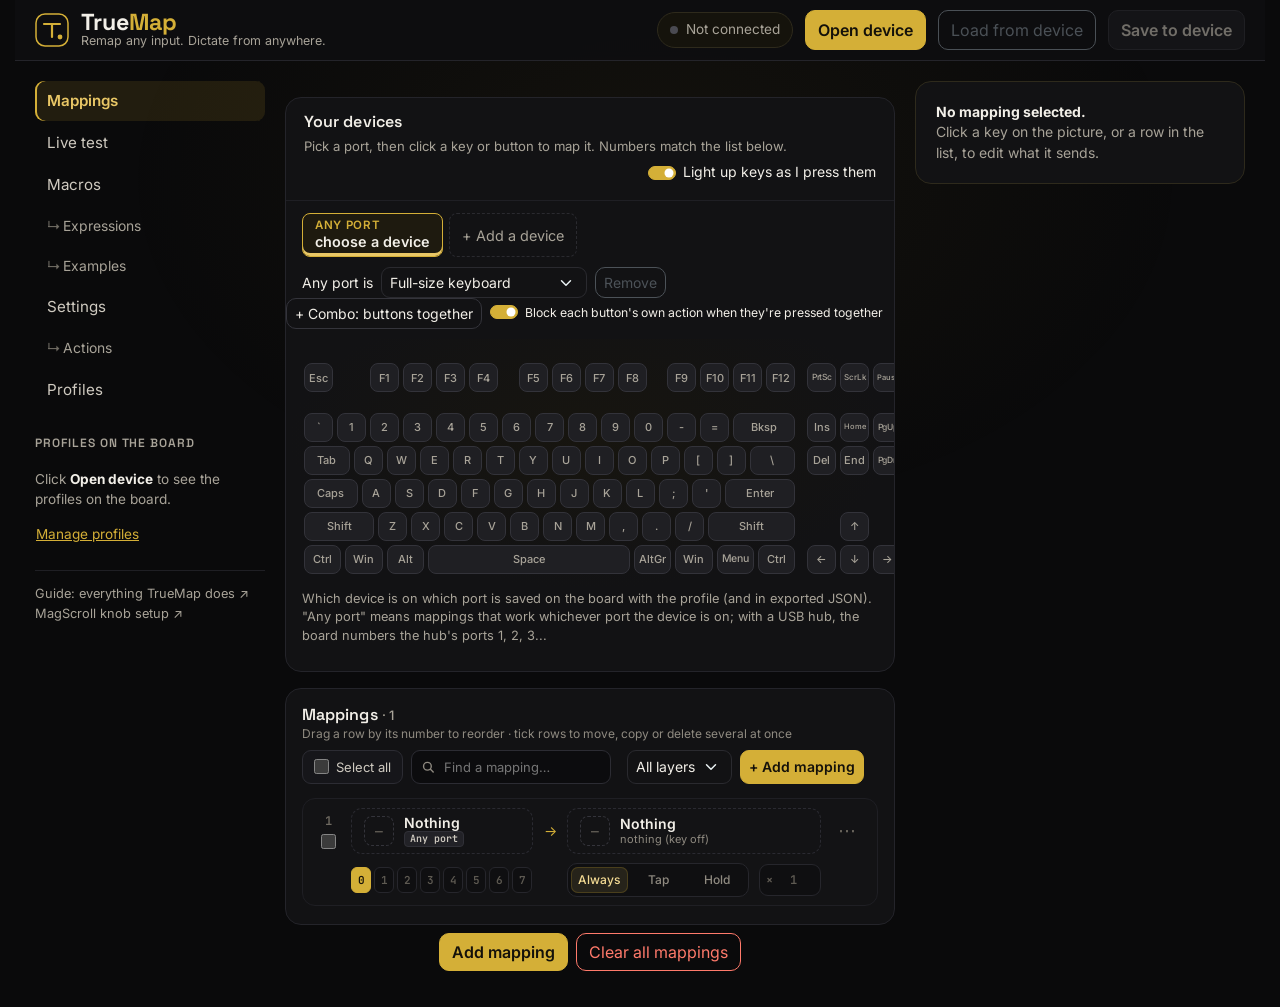
<file: index.html>
<!doctype html>
<html style="scrollbar-gutter: stable both-edges;">

<head>
    <meta charset="utf-8">
    <meta name="viewport" content="width=device-width, initial-scale=1">
    <link href="https://cdn.jsdelivr.net/npm/bootstrap@5.1.3/dist/css/bootstrap.min.css" rel="stylesheet" integrity="sha384-1BmE4kWBq78iYhFldvKuhfTAU6auU8tT94WrHftjDbrCEXSU1oBoqyl2QvZ6jIW3" crossorigin="anonymous">
    <title>TrueMap</title>
    <link rel="preconnect" href="https://fonts.googleapis.com">
    <link rel="preconnect" href="https://fonts.gstatic.com" crossorigin>
    <link href="https://fonts.googleapis.com/css2?family=Inter:wght@400;500;600&family=Space+Grotesk:wght@500;600;700&family=JetBrains+Mono:wght@500&display=swap" rel="stylesheet">
    <link href="bs-theme.css" rel="stylesheet">
    <script src="https://cdn.jsdelivr.net/npm/bootstrap@5.1.3/dist/js/bootstrap.min.js" integrity="sha384-QJHtvGhmr9XOIpI6YVutG+2QOK9T+ZnN4kzFN1RtK3zEFEIsxhlmWl5/YESvpZ13" crossorigin="anonymous"></script>
    <script src="code.js" type="module"></script>
    </script>
</head>

<body>

    <header class="md-header">
        <div class="md-header-inner">
            <a class="md-brand" href="index.html">
                <svg class="md-logo" width="34" height="34" viewBox="0 0 34 34" aria-hidden="true"><rect x="1" y="1" width="32" height="32" rx="9" fill="none" stroke="currentColor" stroke-width="1.5"></rect><path d="M9 11h16M17 11v13" stroke="currentColor" stroke-width="2.2" stroke-linecap="round"></path><circle cx="25" cy="24" r="2.4" fill="currentColor"></circle></svg>
                <span class="md-brand-text"><span class="md-wordmark">True<span>Map</span></span><span class="md-tagline">Remap any input. Dictate from anywhere.</span></span>
            </a>
            <span id="connection_pill" class="md-pill" role="status">Not connected</span>
            <button id="open_serial_device" type="button" class="btn btn-primary">Open device</button>
            <button id="load_from_device" type="button" class="btn btn-outline-secondary">Load from device</button>
            <button id="save_to_device" type="button" class="btn btn-primary position-relative">
                <span id="save_to_device_checkmark" class="position-absolute top-0 start-100 translate-middle badge bg-success rounded-pill hub_port_badge d-none">&check;</span>
                <span>Save to device</span>
            </button>
        </div>
    </header>

    <div class="md-app">

    <aside class="md-side" aria-labelledby="side_profiles_title">
        <nav class="nav md-nav" id="nav-tab" role="tablist" aria-label="Sections">
            <button class="nav-link active" id="nav-mappings-tab" data-bs-toggle="tab" data-bs-target="#nav-mappings" type="button" role="tab">Mappings</button>
            <button class="nav-link" id="nav-live-tab" data-bs-toggle="tab" data-bs-target="#nav-live" type="button" role="tab">Live test</button>
            <button class="nav-link" id="nav-macros-tab" data-bs-toggle="tab" data-bs-target="#nav-macros" type="button" role="tab">Macros</button>
            <button class="nav-link md-sub" id="nav-expressions-tab" data-bs-toggle="tab" data-bs-target="#nav-expressions" type="button" role="tab">Expressions</button>
            <button class="nav-link md-sub" id="nav-examples-tab" data-bs-toggle="tab" data-bs-target="#nav-examples" type="button" role="tab">Examples</button>
            <button class="nav-link" id="nav-settings-tab" data-bs-toggle="tab" data-bs-target="#nav-settings" type="button" role="tab">Settings</button>
            <button class="nav-link md-sub" id="nav-actions-tab" data-bs-toggle="tab" data-bs-target="#nav-actions" type="button" role="tab">Actions</button>
            <button class="nav-link" id="nav-profiles-tab" data-bs-toggle="tab" data-bs-target="#nav-profiles" type="button" role="tab">Profiles</button>
            <button class="nav-link d-none" id="nav-monitor-tab" data-bs-toggle="tab" data-bs-target="#nav-monitor" type="button" role="tab" tabindex="-1" aria-hidden="true">Monitor</button>
        </nav>
        <h2 id="side_profiles_title" class="md-label mt-3">Profiles on the board</h2>
        <div id="side_profiles" class="md-side-list"></div>
        <p id="side_profiles_note" class="md-side-note">Click <strong>Open device</strong> to see the profiles on the board.</p>
        <button id="side_manage_profiles" type="button" class="btn btn-link md-side-link">Manage profiles</button>
        <div class="md-side-foot">
            <a href="docs.html">Guide: everything TrueMap does &#8599;</a>
            <a href="magscroll.html">MagScroll knob setup &#8599;</a>
        </div>
    </aside>

    <main class="md-center d-flex flex-column">

        <div id="error" class="alert alert-danger d-none"></div>

        <div class="tab-content flex-grow-1">

            <div class="tab-pane active" id="nav-mappings" role="tabpanel" tabindex="0">

                <section id="kb_card" class="md-card mt-3" aria-labelledby="kb_title">
                    <div class="md-card-head">
                        <h2 id="kb_title" class="md-card-title">Your devices</h2>
                        <span class="md-card-sub">Pick a port, then click a key or button to map it. Numbers match the list below.</span>
                        <div class="form-check form-switch ms-auto mb-0">
                            <input class="form-check-input" type="checkbox" role="switch" id="kb_live" checked>
                            <label class="form-check-label" for="kb_live">Light up keys as I press them</label>
                        </div>
                    </div>
                    <div class="md-dev-bar">
                        <div id="dev_ports" class="md-ports" role="group" aria-label="Ports"></div>
                        <div class="md-dev-kind">
                            <label id="dev_kind_label" for="dev_kind" class="form-label mb-0">Any port is</label>
                            <select id="dev_kind" class="form-select form-select-sm"></select>
                            <button id="dev_remove" type="button" class="btn btn-sm btn-outline-secondary">Remove</button>
                        </div>
                        <div id="dev_add_form" class="md-dev-kind d-none">
                            <label for="dev_add_port" class="form-label mb-0">Add</label>
                            <select id="dev_add_port" class="form-select form-select-sm"></select>
                            <label for="dev_add_kind" class="visually-hidden">Device</label>
                            <select id="dev_add_kind" class="form-select form-select-sm"></select>
                            <button id="dev_add" type="button" class="btn btn-sm btn-primary">Add</button>
                        </div>
                    </div>
                    <div class="md-combo-row">
                        <button id="combo_start" type="button" class="btn btn-sm btn-outline-secondary">+ Combo: buttons together</button>
                        <div class="form-check form-switch mb-0">
                            <input class="form-check-input" type="checkbox" role="switch" id="combo_exclusive" checked>
                            <label class="form-check-label small" for="combo_exclusive">Block each button's own action when they're pressed together</label>
                        </div>
                        <div id="combo_bar" class="md-combo-bar d-none" role="status">
                            <span id="combo_text"></span>
                            <button id="combo_done" type="button" class="btn btn-sm btn-primary d-none">Done</button>
                            <button id="combo_cancel" type="button" class="btn btn-sm btn-outline-secondary">Cancel</button>
                        </div>
                    </div>
                    <div class="md-kb-scroll">
                        <div id="kb_picture" class="md-dev" role="group" aria-label="Device"></div>
                    </div>
                    <p id="dev_note" class="md-dev-note d-none"></p>
                    <div id="kb_other" class="md-kb-other"></div>
                    <p class="md-dev-note mb-3">Which device is on which port is saved on the board with the profile (and in exported JSON). "Any port" means mappings that work whichever port the device is on; with a USB hub, the board numbers the hub's ports 1, 2, 3...</p>
                </section>

                <section class="mt-card mt-3" aria-labelledby="mt_title">
                    <div class="mt-toolbar">
                        <div class="mt-titles">
                            <h2 id="mt_title" class="md-card-title">Mappings <span id="mt_count" class="mt-count"></span></h2>
                            <span class="mt-hint">Drag a row by its number to reorder · tick rows to move, copy or delete several at once</span>
                        </div>
                        <label class="mt-selall" title="Tick every mapping shown"><input type="checkbox" id="mt_sel_all" class="mt-sel"><span>Select all</span></label>
                        <div class="mt-find">
                            <svg width="14" height="14" viewBox="0 0 16 16" fill="none" stroke="currentColor" stroke-width="1.8" aria-hidden="true"><circle cx="7" cy="7" r="5"></circle><path d="M11 11l3.5 3.5" stroke-linecap="round"></path></svg>
                            <label for="mt_search" class="visually-hidden">Find a mapping</label>
                            <input id="mt_search" type="search" placeholder="Find a mapping…" autocomplete="off">
                        </div>
                        <div id="mt_ports" class="mt-filters" role="group" aria-label="Show mappings from"></div>
                        <label for="mt_layer" class="visually-hidden">Layer</label>
                        <select id="mt_layer" class="form-select form-select-sm mt-layer-filter">
                            <option value="">All layers</option>
                            <option value="0">Layer 0</option><option value="1">Layer 1</option><option value="2">Layer 2</option><option value="3">Layer 3</option>
                            <option value="4">Layer 4</option><option value="5">Layer 5</option><option value="6">Layer 6</option><option value="7">Layer 7</option>
                        </select>
                        <button id="mt_add" type="button" class="btn btn-primary btn-sm">+ Add mapping</button>
                    </div>
                    <div id="mt_bulk" class="mt-bulk d-none" role="toolbar" aria-label="Selected mappings">
                        <span id="mt_bulk_count" class="mt-bulk-count" aria-live="polite"></span>
                        <button type="button" id="mt_bulk_all" class="mt-bulk-btn">Select all</button>
                        <span class="mt-bulk-sep"></span>
                        <label for="mt_bulk_move" class="visually-hidden">Move the selected mappings to a port</label>
                        <select id="mt_bulk_move" class="form-select form-select-sm mt-bulk-sel"></select>
                        <label for="mt_bulk_copy" class="visually-hidden">Copy the selected mappings to a port</label>
                        <select id="mt_bulk_copy" class="form-select form-select-sm mt-bulk-sel"></select>
                        <span class="mt-bulk-sep"></span>
                        <button type="button" class="mt-bulk-btn" data-move="top" title="Move to the top">⤒ Top</button>
                        <button type="button" class="mt-bulk-btn" data-move="up" title="Move up one">↑ Up</button>
                        <button type="button" class="mt-bulk-btn" data-move="down" title="Move down one">↓ Down</button>
                        <button type="button" class="mt-bulk-btn" data-move="bottom" title="Move to the bottom">⤓ Bottom</button>
                        <span class="mt-bulk-sep"></span>
                        <button type="button" id="mt_bulk_profiles" class="mt-bulk-btn" title="Adds these mappings to every other profile saved on the board">+ All profiles</button>
                        <button type="button" id="mt_bulk_delete" class="mt-bulk-btn danger">Delete</button>
                        <button type="button" id="mt_bulk_clear" class="mt-bulk-btn" aria-label="Clear the selection">✕</button>
                    </div>
                    <div class="mt-scroll">
                    <div class="mt-table">
                        <div class="mt-head">
                            <span></span>
                            <a href="#" id="input-column-header">When you press</a>
                            <span></span>
                            <a href="#" id="output-column-header">The computer gets</a>
                            <a href="#" id="layer-column-header">On layers</a>
                            <span>Fires on</span>
                            <span class="text-center">Scale</span>
                            <span></span>
                        </div>
                        <div id="mappings">
                        </div>
                        <p id="mt_empty" class="mt-empty d-none">No mappings match. <button type="button" id="mt_clear_filter" class="btn btn-link btn-sm p-0 align-baseline">Show all</button></p>
                    </div>
                    </div>
                </section>

                <div class="text-center mt-2 mb-3 d-flex flex-wrap justify-content-center gap-2">
                    <button id="add_mapping" type="button" class="btn btn-primary">Add mapping</button>
                    <button id="clear_mappings" type="button" class="btn btn-outline-danger">Clear all mappings</button>
                </div>

            </div>

            <div class="tab-pane" id="nav-profiles" role="tabpanel" tabindex="0">
                <p class="mt-4">The board can keep up to 8 complete setups (mappings, settings and device type) and switch between them. <strong>Save to device</strong> always saves into the profile in use.</p>
                <div id="profiles_not_connected" class="alert alert-secondary">Click <strong>Open device</strong> to see the profiles on the board.</div>
                <div id="profiles_unsupported" class="alert alert-info d-none">This board's firmware doesn't have profiles yet. Flash the latest TrueMap firmware to use them.</div>
                <div class="table-responsive">
                    <table id="profiles_table" class="table align-middle d-none">
                        <thead>
                            <tr><th scope="col">#</th><th scope="col">Name</th><th scope="col">Device type</th><th scope="col">Mappings</th><th scope="col"><span class="visually-hidden">Actions</span></th></tr>
                        </thead>
                        <tbody id="profiles_tbody"></tbody>
                    </table>
                </div>
                <div id="profiles_save_as_row" class="row g-2 align-items-end d-none">
                    <div class="col-sm-5">
                        <label for="profile_save_slot" class="form-label">Save the settings on this page as</label>
                        <select id="profile_save_slot" class="form-select"></select>
                    </div>
                    <div class="col-sm-4">
                        <label for="profile_save_name" class="form-label">Name</label>
                        <input id="profile_save_name" type="text" class="form-control" maxlength="20" placeholder="e.g. GE-PACS reading">
                    </div>
                    <div class="col-sm-3">
                        <button id="profile_save_as" type="button" class="btn btn-primary w-100">Save as profile</button>
                    </div>
                </div>
                <div id="profiles_start_row" class="form-check form-switch mt-3 d-none">
                    <input class="form-check-input" type="checkbox" role="switch" id="profiles_start_last">
                    <label class="form-check-label" for="profiles_start_last">When the board is plugged in, start in the profile it was last in</label>
                    <div class="form-text" id="profiles_start_hint"></div>
                </div>
                <div id="profiles_undo_row" class="md-board-btns mt-3 d-none">
                    <button id="profiles_undo" type="button" class="btn btn-outline-secondary">Undo the last save</button>
                    <span id="profiles_undo_hint" class="form-text"></span>
                </div>
                <div id="profiles_backup_row" class="md-board-btns mt-3">
                    <button id="profiles_backup" type="button" class="btn btn-outline-secondary">Back up all profiles</button>
                    <button id="profiles_restore" type="button" class="btn btn-outline-secondary">Restore from a backup…</button>
                    <input id="profiles_restore_file" type="file" accept=".json,application/json" class="d-none" aria-label="Backup file">
                </div>
                <p class="small text-muted mt-4">To switch profiles with a key, pedal or button, map it to <strong>Profile 1</strong>&ndash;<strong>Profile 8</strong>, <strong>Next profile</strong> or <strong>Previous profile</strong> (in the output list). Map that key in every profile, or you can't switch back. The board remembers the profile you switched to (with a key or here) and starts in it next time, unless you switch that off above; then it always starts in the <strong>Default</strong> profile. Profiles a device switches to by itself (Settings → Board) aren't remembered. Switching to a profile with a different device type restarts the board.</p>
            </div>

            <div class="tab-pane" id="nav-live" role="tabpanel" tabindex="0">
                <div class="md-live">
                    <section class="md-live-dev" aria-label="Emulated device">
                        <div class="md-live-head">
                            <h2 class="md-card-title">What PowerScribe sees</h2>
                            <span id="live_type" class="md-card-sub"></span>
                        </div>
                        <div class="md-live-card">
                            <div id="live_device"></div>
                            <p id="live_device_note" class="md-dev-note text-center mb-0 mt-3"></p>
                        </div>
                    </section>
                    <section class="md-live-log" aria-label="Event log">
                        <div id="live_state" class="md-state" aria-live="polite"></div>
                        <div class="md-live-head">
                            <h2 class="md-card-title me-auto">Presses, newest first</h2>
                            <div id="live_dry_wrap" class="form-check form-switch mb-0 d-none">
                                <input class="form-check-input" type="checkbox" role="switch" id="live_dry">
                                <label class="form-check-label" for="live_dry" title="The board keeps telling the PC nothing is pressed, so you can try buttons without anything happening">Test without sending</label>
                            </div>
                            <div class="form-check form-switch mb-0">
                                <input class="form-check-input" type="checkbox" role="switch" id="live_raw" checked>
                                <label class="form-check-label" for="live_raw">Show raw codes</label>
                            </div>
                            <button id="live_clear" type="button" class="btn btn-sm btn-outline-secondary">Clear</button>
                        </div>
                        <div class="md-ev md-ev-head"><span>Time</span><span>Input</span><span>Sent as</span><span>Port</span></div>
                        <div id="live_log" aria-live="polite"></div>
                        <p id="live_empty" class="md-live-empty">Open the board, then press something on a connected keyboard, mouse or pedal.</p>
                        <div class="md-live-foot"><span class="md-live-swatch"></span>Lit = pressed now. "Sent as" is worked out from the mappings on this page; save them to the board first.</div>
                    </section>
                </div>
                <section id="live_raw_section" class="md-card mt-3" aria-labelledby="live_raw_title">
                    <div class="md-card-head">
                        <h2 id="live_raw_title" class="md-card-title me-auto">Raw codes: every input, with its range</h2>
                        <button id="monitor_clear" type="button" class="btn btn-sm btn-outline-secondary">Clear</button>
                    </div>
                    <div class="px-3 pb-3">
                <div id="monitor_header" class="row p-1 mt-4 mb-2 d-none">
                    <div class="col-1 text-center"></div>
                    <div class="col-2 text-center monitor_usage">Usage</div>
                    <div class="col-3 text-center monitor_readable_name"></div>
                    <div class="col-2 text-center monitor_last_value">Last value</div>
                    <div class="col-2 text-center monitor_min_value">Min value</div>
                    <div class="col-2 text-center monitor_max_value">Max value</div>
                </div>

                <div id="monitor_container">
                </div>

                    </div>
                </section>
            </div>

            <div class="tab-pane" id="nav-settings" role="tabpanel" tabindex="0">

                <section class="md-board" aria-labelledby="board_title">
                    <div class="md-board-head">
                        <h2 id="board_title" class="md-card-title">Board settings</h2>
                    </div>
                    <div class="md-board-body">
                        <div class="md-board-sec">
                            <h3 class="md-board-lbl">What your computer sees</h3>
                            <div id="board_types" class="md-board-tiles"></div>
                            <p class="md-board-p">Keyboard and mouse always pass through. Other types (gamepads, absolute mouse) are under "Emulated device type" further down. After you save a new type the board restarts by itself, and PowerScribe picks it up in a few seconds.</p>
                        </div>
                        <div class="md-board-sec">
                            <h3 class="md-board-lbl">This board</h3>
                            <div id="board_facts" class="md-board-facts"></div>
                            <div class="form-check">
                                <input type="checkbox" id="board_passthrough" class="form-check-input">
                                <label for="board_passthrough" class="form-check-label">Pass through keys that aren't remapped</label>
                            </div>
                        </div>
                        <div class="md-board-sec">
                            <h3 class="md-board-lbl">Name, restart and automatic profiles</h3>
                            <div id="board_v21"></div>
                        </div>
                        <div class="md-board-sec">
                            <h3 class="md-board-lbl">Firmware update and clean up</h3>
                            <div class="md-board-btns">
                                <button id="board_bootsel" type="button" class="btn btn-outline-secondary">Restart into firmware update mode</button>
                                <button id="board_erase" type="button" class="btn btn-outline-danger">Delete all other profiles…</button>
                            </div>
                        </div>
                    </div>
                    <div class="md-board-foot">
                        <span id="board_change" class="md-board-change me-auto"></span>
                        <button id="board_save" type="button" class="btn btn-primary">Save to board</button>
                    </div>
                </section>

                <section class="md-board mt-4" aria-labelledby="kf_title">
                    <div class="md-board-head">
                        <h2 id="kf_title" class="md-card-title">Key features</h2>
                    </div>
                    <p id="kf_note" class="md-board-p px-3 pt-2 mb-0 d-none">This board has older TrueMap firmware: these settings are kept on the page and in saved files, but the board needs the latest firmware to use them.</p>
                    <div class="md-board-body" id="kf_body"></div>
                    <div class="md-board-foot">
                        <span class="md-board-change me-auto">Save to device to keep changes.</span>
                    </div>
                </section>

                <h3 class="md-board-lbl mt-4">All settings</h3>

                <div class="row mt-4">
                    <div class="col-4 text-end">
                        Unmapped inputs passthrough on layer
                    </div>
                    <div class="col-8">
                        <div class="form-check form-check-inline">
                            <input type="checkbox" id="unmapped_passthrough_checkbox0" class="form-check-input">
                            <label for="unmapped_passthrough_checkbox0" class="form-check-label">0</label>
                        </div>
                        <div class="form-check form-check-inline">
                            <input type="checkbox" id="unmapped_passthrough_checkbox1" class="form-check-input">
                            <label for="unmapped_passthrough_checkbox1" class="form-check-label">1</label>
                        </div>
                        <div class="form-check form-check-inline">
                            <input type="checkbox" id="unmapped_passthrough_checkbox2" class="form-check-input">
                            <label for="unmapped_passthrough_checkbox2" class="form-check-label">2</label>
                        </div>
                        <div class="form-check form-check-inline">
                            <input type="checkbox" id="unmapped_passthrough_checkbox3" class="form-check-input">
                            <label for="unmapped_passthrough_checkbox3" class="form-check-label">3</label>
                        </div>
                        <div class="form-check form-check-inline">
                            <input type="checkbox" id="unmapped_passthrough_checkbox4" class="form-check-input">
                            <label for="unmapped_passthrough_checkbox4" class="form-check-label">4</label>
                        </div>
                        <div class="form-check form-check-inline">
                            <input type="checkbox" id="unmapped_passthrough_checkbox5" class="form-check-input">
                            <label for="unmapped_passthrough_checkbox5" class="form-check-label">5</label>
                        </div>
                        <div class="form-check form-check-inline">
                            <input type="checkbox" id="unmapped_passthrough_checkbox6" class="form-check-input">
                            <label for="unmapped_passthrough_checkbox6" class="form-check-label">6</label>
                        </div>
                        <div class="form-check form-check-inline">
                            <input type="checkbox" id="unmapped_passthrough_checkbox7" class="form-check-input">
                            <label for="unmapped_passthrough_checkbox7" class="form-check-label">7</label>
                        </div>
                    </div>
                </div>
                <div class="row mt-3">
                    <div class="col-4 text-end">
                        <label for="partial_scroll_timeout_input" class="col-form-label">Partial scroll timeout</label>
                    </div>
                    <div class="col-auto">
                        <div class="input-group">
                            <input type="number" id="partial_scroll_timeout_input" class="form-control text-end" style="max-width: 100px;">
                            <span class="input-group-text">ms</span>
                        </div>
                    </div>
                </div>
                <div class="row mt-3">
                    <div class="col-4 text-end">
                        <label for="tap_hold_threshold_input" class="col-form-label">Tap-hold threshold</label>
                    </div>
                    <div class="col-auto">
                        <div class="input-group">
                            <input type="number" id="tap_hold_threshold_input" class="form-control text-end" style="max-width: 100px;">
                            <span class="input-group-text">ms</span>
                        </div>
                    </div>
                </div>
                <div class="row mt-3">
                    <div class="col-4 text-end">
                        <label for="gpio_debounce_time_input" class="col-form-label">GPIO debounce time</label>
                    </div>
                    <div class="col-auto">
                        <div class="input-group">
                            <input type="number" id="gpio_debounce_time_input" class="form-control text-end" style="max-width: 100px;">
                            <span class="input-group-text">ms</span>
                        </div>
                    </div>
                </div>
                <div class="row mt-3">
                    <div class="col-4 text-end">
                        <label for="macro_entry_duration_input" class="col-form-label">Macro step duration</label>
                    </div>
                    <div class="col-auto">
                        <div class="input-group">
                            <input type="number" min="1" max="256" id="macro_entry_duration_input" class="form-control text-end" style="max-width: 100px;">
                            <span class="input-group-text">ms</span>
                        </div>
                    </div>
                </div>
                <div class="row mt-3">
                    <div class="col-4 text-end">
                        <label for="interval_override_dropdown" class="col-form-label">Override polling rate</label>
                    </div>
                    <div class="col-auto">
                        <select class="form-select" id="interval_override_dropdown">
                            <option value="0">don't override</option>
                            <option value="16">62.5 Hz</option>
                            <option value="8">125 Hz</option>
                            <option value="4">250 Hz</option>
                            <option value="2">500 Hz</option>
                            <option value="1">1000 Hz</option>
                        </select>
                    </div>
                </div>
                <div class="row mt-3">
                    <div class="col-4 text-end">
                        <label for="our_descriptor_number_dropdown" class="col-form-label">Emulated device type</label>
                    </div>
                    <div class="col-auto">
                        <select class="form-select" id="our_descriptor_number_dropdown">
                            <option value="0">Mouse and keyboard</option>
                            <option value="1">Absolute mouse and keyboard</option>
                            <option value="2">Switch gamepad</option>
                            <option value="3">PS4 arcade stick</option>
                            <option value="4">Stadia controller</option>
                            <option value="5">XAC/Flex compatible</option>
                            <option value="7">Foot Pedal</option>
                            <option value="8">PowerMic II</option>
                            <option value="9">PowerMic 4</option>
                            <option value="10">SpeechMike Premium (SMP3700)</option>
                        </select>
                    </div>
                </div>
                <div class="row mt-3">
                    <div class="col-4 text-end">
                        <label for="input_labels_dropdown" class="col-form-label">Input labels</label>
                    </div>
                    <div class="col-auto">
                        <select class="form-select" id="input_labels_dropdown">
                            <option value="0">mouse</option>
                            <option value="1">gamepad</option>
                        </select>
                    </div>
                </div>
                <div class="row mt-3">
                    <div class="col-4 text-end">
                        <label for="gpio_output_mode_dropdown" class="col-form-label">GPIO output mode</label>
                    </div>
                    <div class="col-auto">
                        <select class="form-select" id="gpio_output_mode_dropdown">
                            <option value="0">0=low, 1=high</option>
                            <option value="1">0=high impedance, 1=low</option>
                        </select>
                    </div>
                </div>
                <div class="row mt-3">
                    <div class="col-4 text-end">
                        <label for="ignore_auth_dev_inputs_checkbox" class="col-form-label">Ignore auth device inputs</label>
                    </div>
                    <div class="col-auto">
                        <input type="checkbox" id="ignore_auth_dev_inputs_checkbox" class="form-check-input align-middle">
                    </div>
                </div>
                <div class="row mt-3">
                    <div class="col-4 text-end">
                        <label for="normalize_gamepad_inputs_checkbox" class="col-form-label">Normalize gamepad inputs</label>
                    </div>
                    <div class="col-auto">
                        <input type="checkbox" id="normalize_gamepad_inputs_checkbox" class="form-check-input align-middle">
                    </div>
                </div>
                <div class="row mt-3">
                    <p><em>Changes to the emulated device type become active after disconnecting and reconnecting HID Remapper.</em></p>
                    <p><em>Changes to gamepad input normalization are applied after re-plugging the device or HID Remapper.</em></p>
                </div>

                <h5 class="mt-4">Custom usages</h5>

                <div id="quirks_container">

                </div>
                <div class="mt-4">
                    <button id="add_quirk" type="button" class="btn btn-primary">Add usage</button>
                </div>

                <div class="row mt-3">
                    <em>If both Vendor ID and Product ID are zero, usage applies to all interfaces on all devices.<br>
                    Set size to zero to remove an existing usage.<br>
                    Custom usages are only applied after re-plugging the device or HID Remapper.</em>
                </div>
            </div>

            <div class="tab-pane" id="nav-macros" role="tabpanel" tabindex="0">

                <section class="md-mb" aria-labelledby="mb_title">
                    <div class="md-mb-head">
                        <h2 id="mb_title" class="md-card-title me-auto">Macro builder</h2>
                        <label for="mb_slot" class="visually-hidden">Macro</label>
                        <select id="mb_slot" class="form-select form-select-sm w-auto"></select>
                        <label for="mb_name" class="visually-hidden">Macro name</label>
                        <input id="mb_name" type="text" maxlength="40" class="form-control form-control-sm md-mb-name" placeholder="Name (e.g. Normal chest)" autocomplete="off">
                        <div class="form-check mb-0 ms-2">
                            <input id="mb_repeat" type="checkbox" class="form-check-input">
                            <label for="mb_repeat" class="form-check-label small">Repeat while held</label>
                        </div>
                        <span id="mb_repeat_opts" class="md-kf-row d-none">
                            <label for="mb_repeat_delay" class="small">after</label>
                            <input id="mb_repeat_delay" type="number" min="50" max="5000" class="form-control form-control-sm md-kf-num">
                            <label for="mb_repeat_rate" class="small">ms, every</label>
                            <input id="mb_repeat_rate" type="number" min="20" max="5000" class="form-control form-control-sm md-kf-num">
                            <span class="small">ms</span>
                        </span>
                        <span class="md-kf-row ms-2" title="How long each step lasts. Slower helps programs that drop keys typed too fast.">
                            <label for="mb_speed" class="small">Speed</label>
                            <input id="mb_speed" type="number" min="1" max="255" placeholder="board" class="form-control form-control-sm md-kf-num">
                            <span class="small">ms a step</span>
                        </span>
                    </div>
                    <p class="md-mb-p">A macro plays a list of steps when its button is pressed. Each step is the keys held at that moment. Build one here, then use <b>Use this macro</b> to put it on a button.</p>

                    <div class="md-mb-steps" id="mb_steps" aria-live="polite"></div>

                    <div class="md-mb-tools">
                        <div class="md-mb-tool">
                            <label for="mb_text" class="md-board-lbl">Type text</label>
                            <div class="input-group input-group-sm">
                                <input id="mb_text" type="text" class="form-control" placeholder="e.g. No acute findings." autocomplete="off">
                                <button id="mb_text_add" type="button" class="btn btn-outline-secondary">Add</button>
                            </div>
                            <small class="md-mb-hint">US keyboard layout. Capitals and symbols add Shift by themselves.</small>
                        </div>
                        <div class="md-mb-tool">
                            <span class="md-board-lbl">Shortcut or record</span>
                            <div class="d-flex flex-wrap gap-2">
                                <button id="mb_combo" type="button" class="btn btn-sm btn-outline-secondary">Press a shortcut…</button>
                                <button id="mb_record" type="button" class="btn btn-sm btn-outline-secondary">● Record keys</button>
                            </div>
                            <small id="mb_capture_hint" class="md-mb-hint">Shortcut: press e.g. Ctrl+Shift+S once. Record: type on this computer's keyboard, then click Stop.</small>
                        </div>
                        <div class="md-mb-tool">
                            <span class="md-board-lbl">Add</span>
                            <div class="d-flex flex-wrap gap-2">
                                <button type="button" class="btn btn-sm btn-outline-secondary mb-add-key" data-usage="0x00070028">Enter</button>
                                <button type="button" class="btn btn-sm btn-outline-secondary mb-add-key" data-usage="0x0007002b">Tab</button>
                                <button type="button" class="btn btn-sm btn-outline-secondary mb-add-key" data-usage="0x00070029">Esc</button>
                                <button id="mb_pick" type="button" class="btn btn-sm btn-outline-secondary">Any output…</button>
                                <span class="input-group input-group-sm w-auto">
                                    <button id="mb_pause" type="button" class="btn btn-outline-secondary">Pause</button>
                                    <label for="mb_pause_ms" class="visually-hidden">Pause length in ms</label>
                                    <input id="mb_pause_ms" type="number" min="10" max="5000" step="10" value="50" class="form-control" style="max-width: 80px">
                                    <span class="input-group-text">ms</span>
                                </span>
                            </div>
                        </div>
                    </div>

                    <div class="md-mb-copy" role="group" aria-label="Copy macros between profiles">
                        <span class="md-mb-copy-l">Move to another profile</span>
                        <button id="mb_copy" type="button" class="btn btn-sm btn-outline-secondary">Copy this macro</button>
                        <button id="mb_copy_all" type="button" class="btn btn-sm btn-outline-secondary">Copy all macros</button>
                        <button id="mb_paste" type="button" class="btn btn-sm btn-outline-secondary" disabled>Paste</button>
                        <span id="mb_clip" class="md-mb-clip" aria-live="polite"></span>
                    </div>
                    <div class="md-mb-foot">
                        <span id="mb_storage" class="md-mb-storage me-auto"></span>
                        <label for="mb_speed" class="small">Step length</label>
                        <span class="input-group input-group-sm w-auto">
                            <input id="mb_speed" type="number" min="1" max="256" class="form-control" style="max-width: 70px">
                            <span class="input-group-text">ms</span>
                        </span>
                        <button id="mb_clear" type="button" class="btn btn-sm btn-outline-danger">Clear macro</button>
                        <button id="mb_use" type="button" class="btn btn-sm btn-primary">Use this macro</button>
                    </div>
                </section>

                <h3 class="md-board-lbl mt-4">All macros (detailed)</h3>
                <div class="accordion mt-2" id="macros_container">

                </div>

            </div>

            <div class="tab-pane" id="nav-expressions" role="tabpanel" tabindex="0">

                <div class="mt-4" id="expressions_container">

                </div>

                <div class="row mt-4">
                    <em>Expression /* comments */ are not saved to device, but they are preserved in exported JSON files.</em>
                </div>
            </div>

            <div class="tab-pane" id="nav-actions" role="tabpanel" tabindex="0">

                <div class="row mt-4 g-2">
                    <div class="col-12 col-md-4">
                        <button id="download_json" type="button" class="btn btn-primary w-100">Export this profile (JSON)</button>
                        <div class="form-text">The settings on this page.</div>
                    </div>
                    <div class="col-12 col-md-4">
                        <button id="download_json_all" type="button" class="btn btn-primary w-100">Export all profiles (JSON)</button>
                        <div class="form-text">This page plus every profile saved on the board. Needs the board open.</div>
                    </div>
                    <div class="col-12 col-md-4">
                        <button id="upload_json" type="button" class="btn btn-primary w-100">Import JSON</button>
                        <div class="form-text">Either kind. From an "all profiles" file it also offers to write the profiles to the board.</div>
                    </div>
                </div>

                <div class="row mt-4">
                    <div class="col-4">
                        <button id="flash_firmware" type="button" class="btn btn-primary w-100">Flash firmware</button>
                    </div>
                    <div class="col-4" id="flash_b_side_container">
                        <button id="flash_b_side" type="button" class="btn btn-primary w-100">Flash B side</button>
                    </div>
                </div>

                <div class="row mt-4">
                    <div class="col-4 d-none" id="pair_new_device_container">
                        <button id="pair_new_device" type="button" class="btn btn-primary w-100">Pair new device</button>
                    </div>
                    <div class="col-4 d-none" id="clear_bonds_container">
                        <button id="clear_bonds" type="button" class="btn btn-primary w-100">Forget all devices</button>
                    </div>
                </div>

            </div>

            <div class="tab-pane" id="nav-monitor" role="tabpanel" tabindex="0">

                <p class="mt-4">The raw input codes are on the Live test tab.</p>
            </div>

            <div class="tab-pane" id="nav-examples" role="tabpanel" tabindex="0">

                <ul id="examples" class="mt-4 list-group">

                </ul>

            </div>

        </div>

    </main>

    <aside id="inspector" class="md-inspector" aria-label="Selected mapping"></aside>

    </div>

    <template id="mapping_template">
        <div class="mapping_container mt-row">
            <div class="mt-num" tabindex="0" role="button" aria-label="Drag to reorder (or Alt+arrow keys)" title="Drag to reorder"><input type="checkbox" class="mt-sel" aria-label="Select this mapping" title="Select (Shift-click for a range)"></div>
            <button type="button" class="source_button mt-chip">
                <span class="mt-ic"></span>
                <span class="mt-t"><span class="button_label">source</span><small><span class="hub_port_badge">0</span><span class="mt-sub"></span></small></span>
            </button>
            <span class="mt-arrow" aria-hidden="true">→</span>
            <button type="button" class="target_button mt-chip">
                <span class="mt-ic"></span>
                <span class="mt-t"><span class="button_label">target</span><small><span class="hub_port_badge">0</span><span class="mt-sub"></span></small></span>
            </button>
            <div class="mt-layers" role="group" aria-label="Layers"><label class="mt-l" title="Layer 0"><input class="layer_checkbox0" type="checkbox"><span>0</span></label><label class="mt-l" title="Layer 1"><input class="layer_checkbox1" type="checkbox"><span>1</span></label><label class="mt-l" title="Layer 2"><input class="layer_checkbox2" type="checkbox"><span>2</span></label><label class="mt-l" title="Layer 3"><input class="layer_checkbox3" type="checkbox"><span>3</span></label><label class="mt-l" title="Layer 4"><input class="layer_checkbox4" type="checkbox"><span>4</span></label><label class="mt-l" title="Layer 5"><input class="layer_checkbox5" type="checkbox"><span>5</span></label><label class="mt-l" title="Layer 6"><input class="layer_checkbox6" type="checkbox"><span>6</span></label><label class="mt-l" title="Layer 7"><input class="layer_checkbox7" type="checkbox"><span>7</span></label></div>
            <div class="mt-seg" role="group" aria-label="Fires on">
                <button type="button" data-mode="always">Always</button><button type="button" data-mode="tap">Tap</button><button type="button" data-mode="hold">Hold</button>
                <input class="tap_checkbox d-none" type="checkbox" tabindex="-1" aria-hidden="true"><input class="hold_checkbox d-none" type="checkbox" tabindex="-1" aria-hidden="true">
            </div>
            <label class="mt-scale" title="Scale: multiplies movement (pointer, wheel). Negative reverses it."><span>×</span><input class="scaling_input" type="number" step="0.1" aria-label="Scale"></label>
            <div class="mt-more">
                <button type="button" class="mt-menu-btn" aria-label="More actions" aria-haspopup="menu">⋯</button>
                <input class="sticky_checkbox d-none" type="checkbox" tabindex="-1" aria-hidden="true">
                <button type="button" class="delete_button d-none" tabindex="-1" aria-hidden="true">×</button>
            </div>
        </div>
    </template>

    <template id="usage_button_template">
        <button type="button" class="usage_button pk-pill"></button>
    </template>

    <template id="example_template">
        <li class="list-group-item border border-0"><a class="text-muted" href="javascript:void(0);"></a></li>
    </template>

    <template id="macro_template">
        <div class="accordion-item" id="macro_N">
            <h2 class="accordion-header">
                <button class="accordion-button collapsed" type="button" data-bs-toggle="collapse" data-bs-target="#collapse_X">
                    <span class="macro_name flex-shrink-0">Macro N</span>
                    <span class="macro_preview text-muted px-3 flex-fill text-truncate"></span>
                </button>
            </h2>
            <div id="collapse_X" class="accordion-collapse collapse" data-bs-parent="#macros_container">
                <div class="accordion-body">
                    <div class="macro_entries">
                    </div>
                    <div class="mt-1">
                        <button type="button" class="add_macro_entry btn btn-outline-primary">+</button>
                    </div>
                </div>
            </div>
        </div>
    </template>

    <template id="macro_entry_template">
        <div class="macro_entry row g-1 mt-1">

            <div class="add_item_container col-auto">
                <button type="button" class="add_macro_item btn btn-outline-primary">+</button>
            </div>
        </div>
    </template>

    <template id="macro_item_template">
        <div class="btn-group macro_item col-auto">
            <button type="button" class="delete_macro_item btn btn-primary">×</button>
            <button type="button" class="macro_item_usage btn btn-primary" data-hid-usage="0x00000000">
                <span class="button_label">Nothing</span>
            </button>
        </div>
    </template>

    <template id="profile_row_template">
        <tr>
            <td class="profile_number"></td>
            <td><input type="color" class="profile_color d-none" title="The board's light shows this colour when it switches to this profile" aria-label="Profile light colour"> <span class="profile_name"></span> <span class="badge bg-success profile_in_use">In use</span> <span class="badge bg-secondary profile_default">Default</span></td>
            <td class="profile_type"></td>
            <td class="profile_mappings"></td>
            <td class="text-end text-nowrap">
                <button type="button" class="btn btn-sm btn-primary profile_switch">Switch to</button>
                <button type="button" class="btn btn-sm btn-outline-secondary profile_rename">Rename</button>
                <button type="button" class="btn btn-sm btn-outline-secondary profile_make_default">Make default</button>
                <button type="button" class="btn btn-sm btn-outline-danger profile_delete">Delete</button>
            </td>
        </tr>
    </template>
    <template id="expression_template">
        <div class="mb-3">
            <label class="form-label expression_label">Expression</label>
            <textarea type="text" class="form-control expression_input font-monospace" rows="1" spellcheck="false"></textarea>
        </div>
    </template>

    <template id="monitor_template">
        <div class="row monitor_row p-1 my-2 rounded">
            <div class="col-1"><button type="button" title="map this" class="btn btn-sm btn-primary map_this_button" style="padding: 0rem 0.4rem;">+</button></div>
            <div class="col-2 text-center monitor_usage position-relative">
                <span class="position-absolute top-50 start-0 translate-middle badge bg-info rounded-pill hub_port_badge">0</span>
                <span class="font-monospace usage_label"></span>
            </div>
            <div class="col-3 text-center monitor_readable_name"></div>
            <div class="col-2 text-end monitor_last_value"></div>
            <div class="col-2 text-end monitor_min_value"></div>
            <div class="col-2 text-end monitor_max_value"></div>
        </div>
    </template>

    <template id="quirk_template">
        <div>
            <div class="row">
                <div class="col-1 pt-3">
                    <button type="button" class="btn btn-primary delete_button">×</button>
                </div>
                <div class="col-3">
                    <label class="col-form-label">Vendor ID</label>
                    <div class="input-group">
                        <span class="input-group-text">0x</span>
                        <input type="text" class="form-control vendor_id_input text-end">
                    </div>
                </div>
                <div class="col-3">
                    <label class="col-form-label">Product ID</label>
                    <div class="input-group">
                        <span class="input-group-text">0x</span>
                        <input type="text" class="form-control product_id_input text-end">
                    </div>
                </div>
                <div class="col-2">
                    <label class="col-form-label">Interface</label>
                    <input type="number" min="0" max="255" class="form-control interface_input text-end">
                </div>
                <div class="col-2">
                    <label class="col-form-label">Report ID</label>
                    <input type="number" min="0" max="255" class="form-control report_id_input text-end">
                </div>
            </div>
            <div class="row mb-4">
                <div class="col-1">
                </div>
                <div class="col-3 pt-4">
                    <div class="form-check">
                        <input class="form-check-input relative_checkbox" type="checkbox" value="">
                        <label class="form-check-label relative_checkbox_label">Relative</label>
                    </div>
                    <div class="form-check">
                        <input class="form-check-input signed_checkbox" type="checkbox" value="">
                        <label class="form-check-label signed_checkbox_label">Signed</label>
                    </div>
                </div>
                <div class="col-3">
                    <label class="col-form-label">Usage</label>
                    <div class="input-group">
                        <span class="input-group-text">0x</span>
                        <input type="text" class="form-control usage_input text-end">
                    </div>
                </div>
                <div class="col-2">
                    <label class="col-form-label">Size</label>
                    <input type="number" min="0" max="32" class="form-control size_input text-end">
                </div>
                <div class="col-2">
                    <label class="col-form-label">Position</label>
                    <input type="number" min="0" max="511" class="form-control bitpos_input text-end">
                </div>
            </div>
        </div>
    </template>

    <div id="source_usage_modal" class="modal fade pk-modal" tabindex="-1">
        <div class="modal-dialog modal-xl modal-dialog-scrollable">
            <div class="modal-content">
                <div class="modal-header pk-head">
                    <div class="pk-titles">
                        <span class="pk-for"></span>
                        <h5 class="modal-title usage_modal_title">Select input</h5>
                    </div>
                    <span class="pk-now d-none">Now <span class="pk-now-v"></span></span>
                    <button type="button" class="btn-close" data-bs-dismiss="modal" aria-label="Close"></button>
                </div>
                <div class="pk-top">
                    <div class="hub_port_container pk-toprow">
                        <div class="pk-search position-relative">
                            <svg width="16" height="16" viewBox="0 0 16 16" fill="none" stroke="currentColor" stroke-width="1.8" aria-hidden="true"><circle cx="7" cy="7" r="5"></circle><path d="M11 11l3.5 3.5" stroke-linecap="round"></path></svg>
                            <input type="text" class="form-control usage_search_box" placeholder="Search… try “ctrl”, “dictate”, “f14”" aria-label="Search">
                            <span class="have_preferred_result_checkmark pk-enter d-none">↵ picks it</span>
                        </div>
                        <div class="pk-field">
                            <label for="source_port_dropdown" class="">From port</label>
                            <select class="form-select form-select-sm hub_port_dropdown" id="source_port_dropdown"><option value="0">any</option><option value="1">1</option><option value="2">2</option><option value="3">3</option><option value="4">4</option><option value="5">5</option><option value="6">6</option><option value="7">7</option><option value="8">8</option><option value="9">9</option><option value="10">10</option><option value="11">11</option><option value="12">12</option><option value="13">13</option><option value="14">14</option><option value="15">15</option></select>
                        </div>
                        <div class="pk-field">
                            <label for="input_labels_modal_dropdown">Input labels</label>
                            <select class="form-select form-select-sm" id="input_labels_modal_dropdown">
                                <option value="0">mouse</option>
                                <option value="1">gamepad</option>
                            </select>
                        </div>
                    </div>
                    <nav class="pk-jump" aria-label="Jump to"></nav>
                </div>
                <div class="modal-body pk-body">
                    <section class="pk-sec pk-recent-sec" data-name="Recent">
                        <div class="pk-h"><h3>Recent</h3><span>your last picks</span></div>
                        <div class="pk-flow"><span class="nothing_usages pk-contents"></span><span class="recent_usages pk-contents"></span></div>
                    </section>
                    <section class="pk-sec" data-name="Wheels as keys">
                        <div class="pk-h"><h3>Wheels as keys</h3><span>rings, jogs and wheels set up as keys</span></div>
                        <div class="wheelkey_usages pk-flow"></div>
                    </section>
                    <section class="pk-sec " data-name="Keyboard">
                        <div class="pk-h"><h3>Keyboard</h3><span>laid out like a keyboard</span></div>
                        <div class="pk-kbwrap"><div class="keyboard_usages pk-kb"></div><div class="nav_usages pk-kb pk-navkeys"></div></div><div class="fkey_usages pk-flow pk-fstrip"></div>
                    </section>
                    <section class="pk-sec " data-name="Mouse">
                        <div class="pk-h"><h3>Mouse</h3></div>
                        <div class="mouse_usages pk-flow"></div>
                    </section>
                    <section class="pk-sec " data-name="Gamepad">
                        <div class="pk-h"><h3>Gamepad</h3></div>
                        <div class="gamepad_usages pk-flow"></div>
                    </section>
                    <section class="pk-sec " data-name="Dictation">
                        <div class="pk-h"><h3>Dictation</h3><span>PowerScribe gets these in the background</span></div>
                        <div class="powermic_usages pk-flow"></div>
                    </section>
                    <section class="pk-sec " data-name="Media">
                        <div class="pk-h"><h3>Media</h3></div>
                        <div class="media_usages pk-flow"></div>
                    </section>
                    <section class="pk-sec pk-shortcut-sec" data-name="Shortcuts">
                        <div class="pk-h"><h3>Shortcuts</h3><span>a key combination as one output, no macro needed</span></div>
                        <div class="pk-shortcut-tools"></div>
                        <div class="shortcut_usages pk-flow"></div>
                        <div class="shortcut_mac_usages pk-flow"></div>
                    </section>
                    <section class="pk-sec " data-name="Apps & system">
                        <div class="pk-h"><h3>Apps &amp; system</h3><span>calculator, mail, browser keys, brightness, sleep</span></div>
                        <div class="function_usages pk-flow"></div>
                    </section>
                    <section class="pk-sec " data-name="TrueMap">
                        <div class="pk-h"><h3>TrueMap</h3><span>done by the board itself</span></div>
                        <div class="micdrop_usages pk-cards"></div>
                    </section>
                    <section class="pk-sec " data-name="Layers & profiles">
                        <div class="pk-h"><h3>Layers & profiles</h3></div>
                        <div class="layer_usages pk-flow"></div>
                    </section>
                    <section class="pk-sec " data-name="Macros">
                        <div class="pk-h"><h3>Macros</h3></div>
                        <div class="macro_usages pk-flow"></div>
                    </section>
                    <section class="pk-sec " data-name="More keys">
                        <div class="pk-h"><h3>More keys</h3></div>
                        <details class="pk-more"><summary>Keypad, lock keys, LEDs, international keys and older outputs</summary><div class="more_usages pk-flow"></div></details>
                    </section>
                    <section class="pk-sec " data-name="Advanced">
                        <div class="pk-h"><h3>Advanced</h3><span>expressions, registers, GPIO</span></div>
                        <details class="pk-more"><summary>Expressions, registers, GPIO pins and analog inputs</summary><div class="other_usages pk-flow"></div></details>
                    </section>
                    <section class="pk-sec " data-name="Custom">
                        <div class="pk-h"><h3>Custom</h3><span>codes you added</span></div>
                        <div class="extra_usages pk-flow"></div>
                    </section>
                </div>
                <div class="modal-footer pk-help"><span class="pk-dot"></span><span class="pk-help-t">Hover over an option to see what it does.</span></div>
            </div>
        </div>
    </div>

    <div id="target_usage_modal" class="modal fade pk-modal" tabindex="-1">
        <div class="modal-dialog modal-xl modal-dialog-scrollable">
            <div class="modal-content">
                <div class="modal-header pk-head">
                    <div class="pk-titles">
                        <span class="pk-for"></span>
                        <h5 class="modal-title usage_modal_title">Select output</h5>
                    </div>
                    <span class="pk-now d-none">Now <span class="pk-now-v"></span></span>
                    <button type="button" class="btn-close" data-bs-dismiss="modal" aria-label="Close"></button>
                </div>
                <div class="pk-top">
                    <div class="hub_port_container pk-toprow">
                        <div class="pk-search position-relative">
                            <svg width="16" height="16" viewBox="0 0 16 16" fill="none" stroke="currentColor" stroke-width="1.8" aria-hidden="true"><circle cx="7" cy="7" r="5"></circle><path d="M11 11l3.5 3.5" stroke-linecap="round"></path></svg>
                            <input type="text" class="form-control usage_search_box" placeholder="Search… try “ctrl”, “dictate”, “f14”" aria-label="Search">
                            <span class="have_preferred_result_checkmark pk-enter d-none">↵ picks it</span>
                        </div>
                        <div class="pk-field hub_port_inputs">
                            <label for="target_port_dropdown" class="hub_port_inputs">Send on port</label>
                            <select class="form-select form-select-sm hub_port_dropdown" id="target_port_dropdown"><option value="0">any</option><option value="1">1</option><option value="2">2</option><option value="3">3</option><option value="4">4</option><option value="5">5</option><option value="6">6</option><option value="7">7</option><option value="8">8</option><option value="9">9</option><option value="10">10</option><option value="11">11</option><option value="12">12</option><option value="13">13</option><option value="14">14</option><option value="15">15</option></select>
                        </div>
                    </div>
                    <nav class="pk-jump" aria-label="Jump to"></nav>
                </div>
                <div class="modal-body pk-body">
                    <section class="pk-sec pk-recent-sec" data-name="Recent">
                        <div class="pk-h"><h3>Recent</h3><span>your last picks</span></div>
                        <div class="pk-flow"><span class="nothing_usages pk-contents"></span><span class="recent_usages pk-contents"></span></div>
                    </section>
                    <section class="pk-sec " data-name="Keyboard">
                        <div class="pk-h"><h3>Keyboard</h3><span>laid out like a keyboard</span></div>
                        <div class="pk-kbwrap"><div class="keyboard_usages pk-kb"></div><div class="nav_usages pk-kb pk-navkeys"></div></div><div class="fkey_usages pk-flow pk-fstrip"></div>
                    </section>
                    <section class="pk-sec " data-name="Mouse">
                        <div class="pk-h"><h3>Mouse</h3></div>
                        <div class="mouse_usages pk-flow"></div>
                    </section>
                    <section class="pk-sec " data-name="Gamepad">
                        <div class="pk-h"><h3>Gamepad</h3></div>
                        <div class="gamepad_usages pk-flow"></div>
                    </section>
                    <section class="pk-sec " data-name="Dictation">
                        <div class="pk-h"><h3>Dictation</h3><span>PowerScribe gets these in the background</span></div>
                        <div class="powermic_usages pk-flow"></div>
                    </section>
                    <section class="pk-sec " data-name="Media">
                        <div class="pk-h"><h3>Media</h3></div>
                        <div class="media_usages pk-flow"></div>
                    </section>
                    <section class="pk-sec pk-shortcut-sec" data-name="Shortcuts">
                        <div class="pk-h"><h3>Shortcuts</h3><span>a key combination as one output, no macro needed</span></div>
                        <div class="pk-shortcut-tools"></div>
                        <div class="shortcut_usages pk-flow"></div>
                        <div class="shortcut_mac_usages pk-flow"></div>
                    </section>
                    <section class="pk-sec " data-name="Apps & system">
                        <div class="pk-h"><h3>Apps &amp; system</h3><span>calculator, mail, browser keys, brightness, sleep</span></div>
                        <div class="function_usages pk-flow"></div>
                    </section>
                    <section class="pk-sec " data-name="TrueMap">
                        <div class="pk-h"><h3>TrueMap</h3><span>done by the board itself</span></div>
                        <div class="micdrop_usages pk-cards"></div>
                    </section>
                    <section class="pk-sec " data-name="Layers & profiles">
                        <div class="pk-h"><h3>Layers & profiles</h3></div>
                        <div class="layer_usages pk-flow"></div>
                    </section>
                    <section class="pk-sec " data-name="Macros">
                        <div class="pk-h"><h3>Macros</h3></div>
                        <div class="macro_usages pk-flow"></div>
                    </section>
                    <section class="pk-sec " data-name="More keys">
                        <div class="pk-h"><h3>More keys</h3></div>
                        <details class="pk-more"><summary>Keypad, lock keys, LEDs, international keys and older outputs</summary><div class="more_usages pk-flow"></div></details>
                    </section>
                    <section class="pk-sec " data-name="Advanced">
                        <div class="pk-h"><h3>Advanced</h3><span>expressions, registers, GPIO</span></div>
                        <details class="pk-more"><summary>Expressions, registers, GPIO pins and analog inputs</summary><div class="other_usages pk-flow"></div></details>
                    </section>
                    <section class="pk-sec " data-name="Custom">
                        <div class="pk-h"><h3>Custom</h3><span>codes you added</span></div>
                        <div class="extra_usages pk-flow"></div>
                    </section>
                </div>
                <div class="modal-footer pk-help"><span class="pk-dot"></span><span class="pk-help-t">Hover over an option to see what it does.</span></div>
            </div>
        </div>
    </div>

    <input type="file" class="d-none" id="file_input">

</body>

</html>
</file>
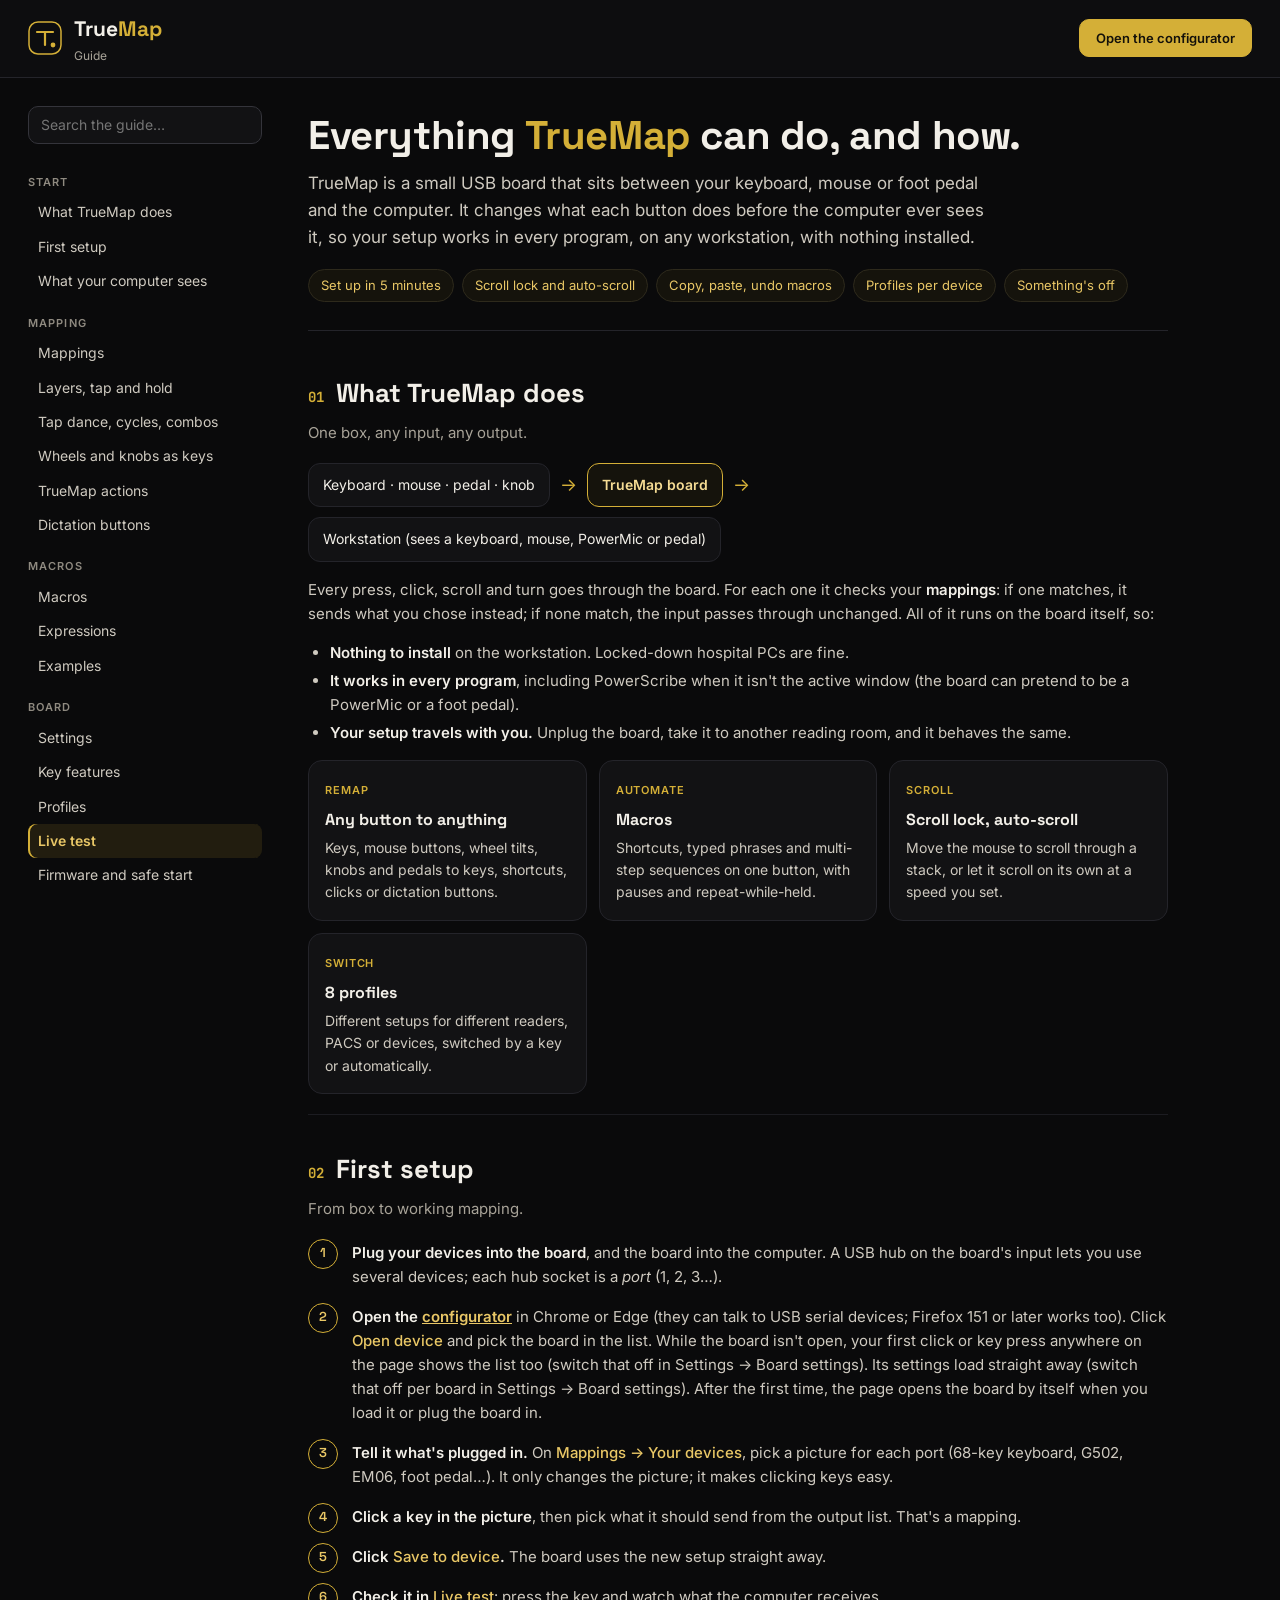
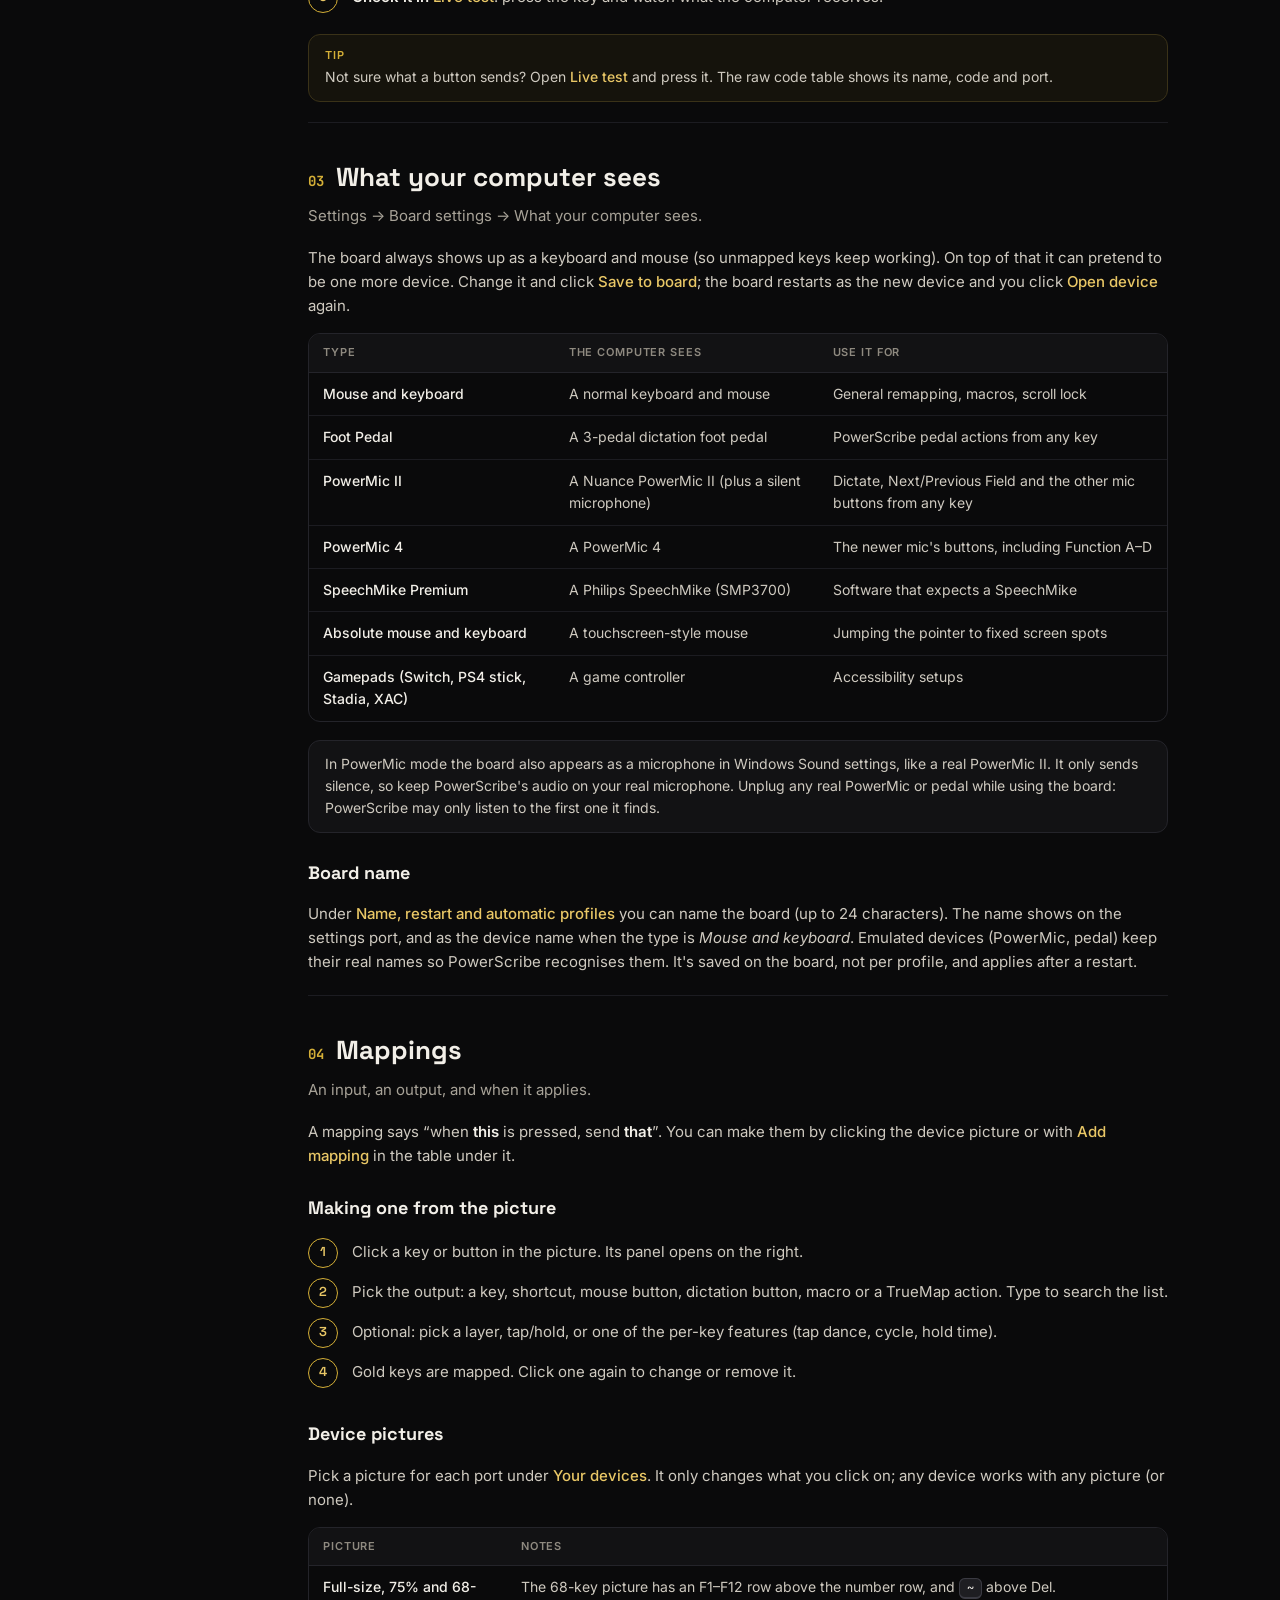
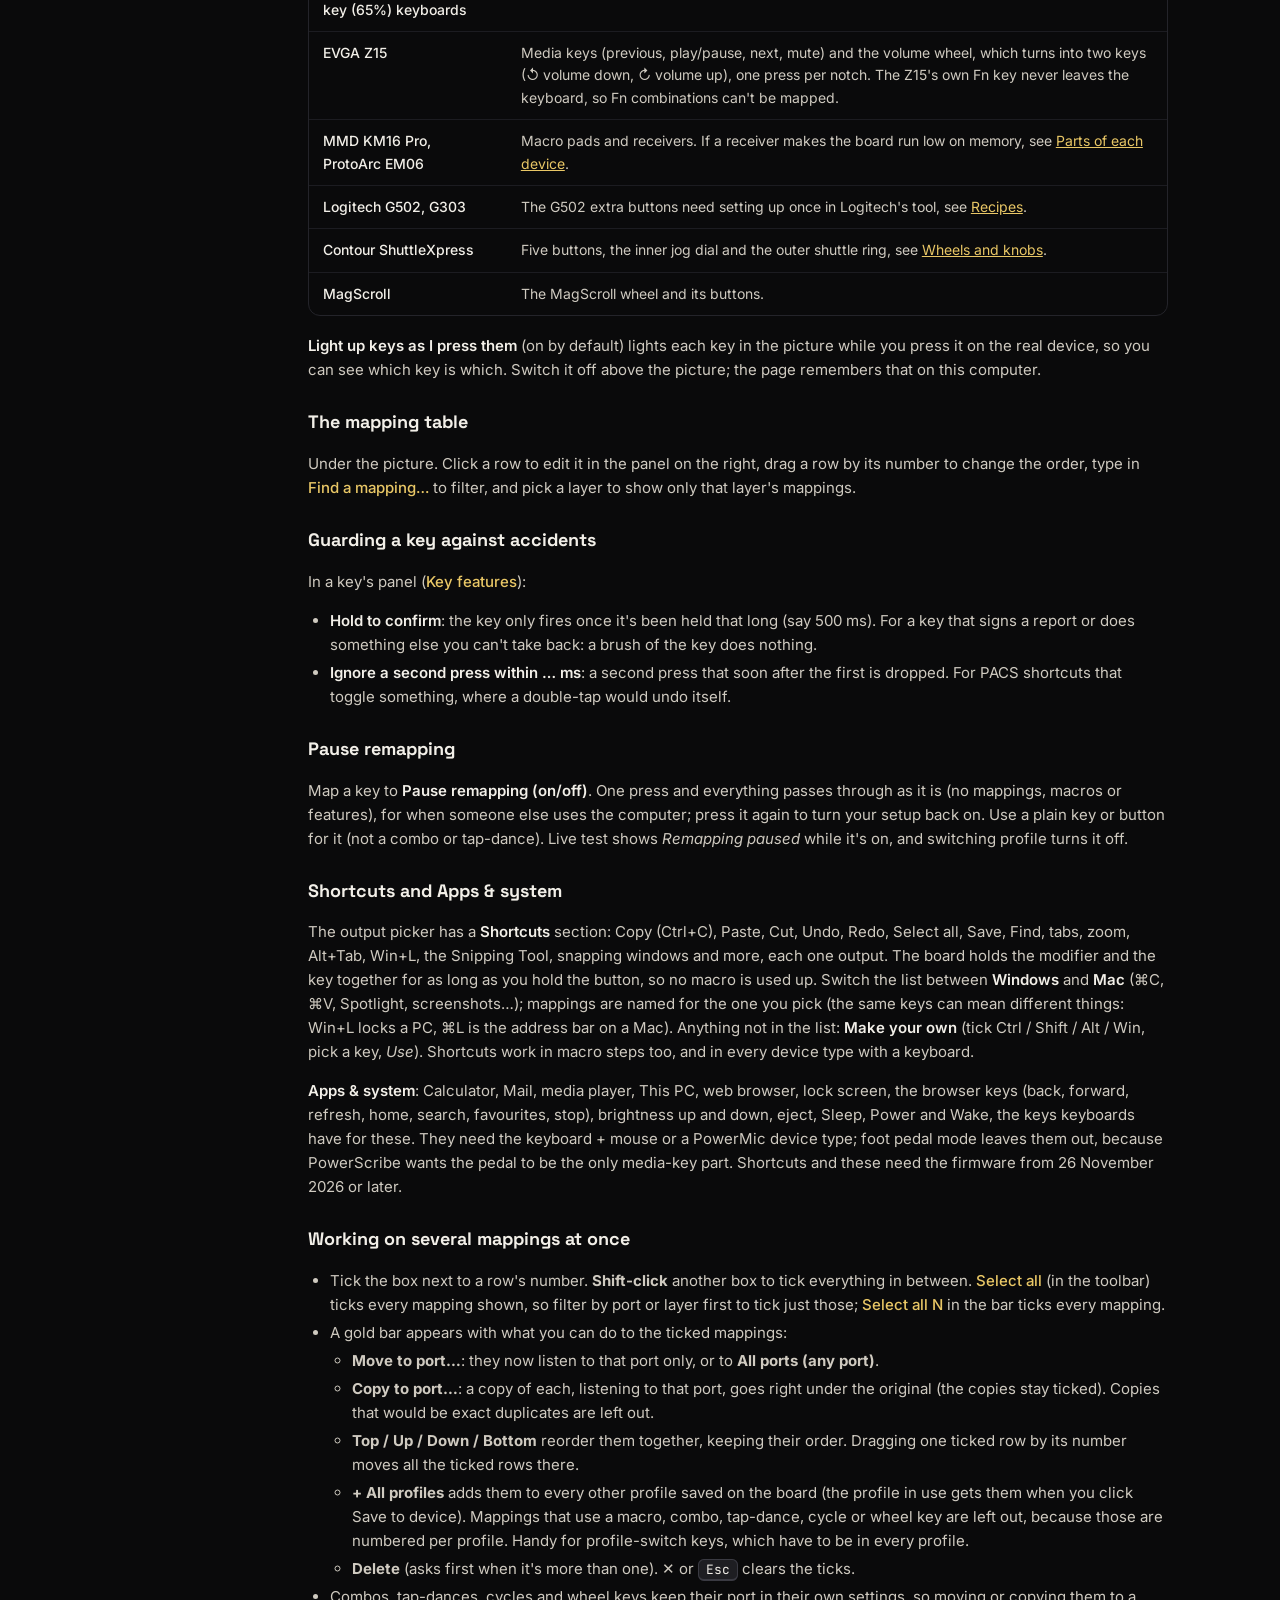
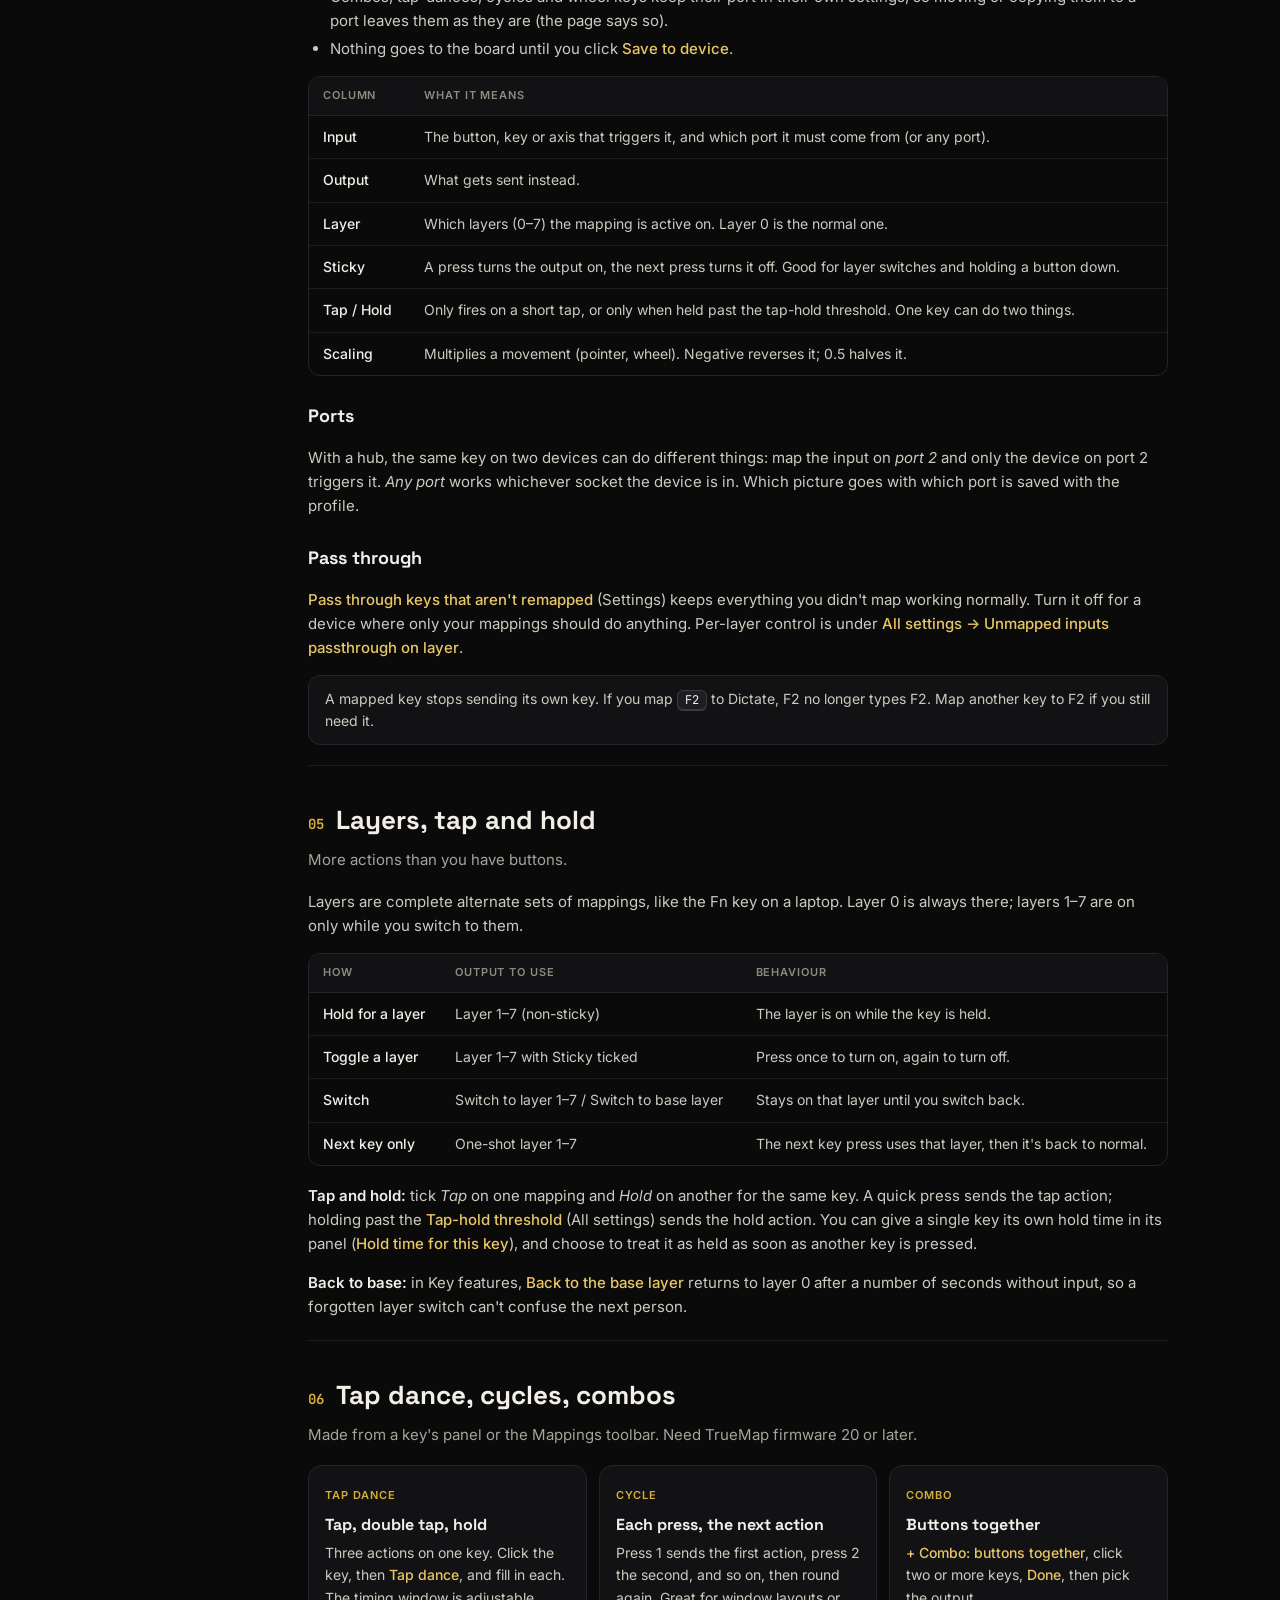
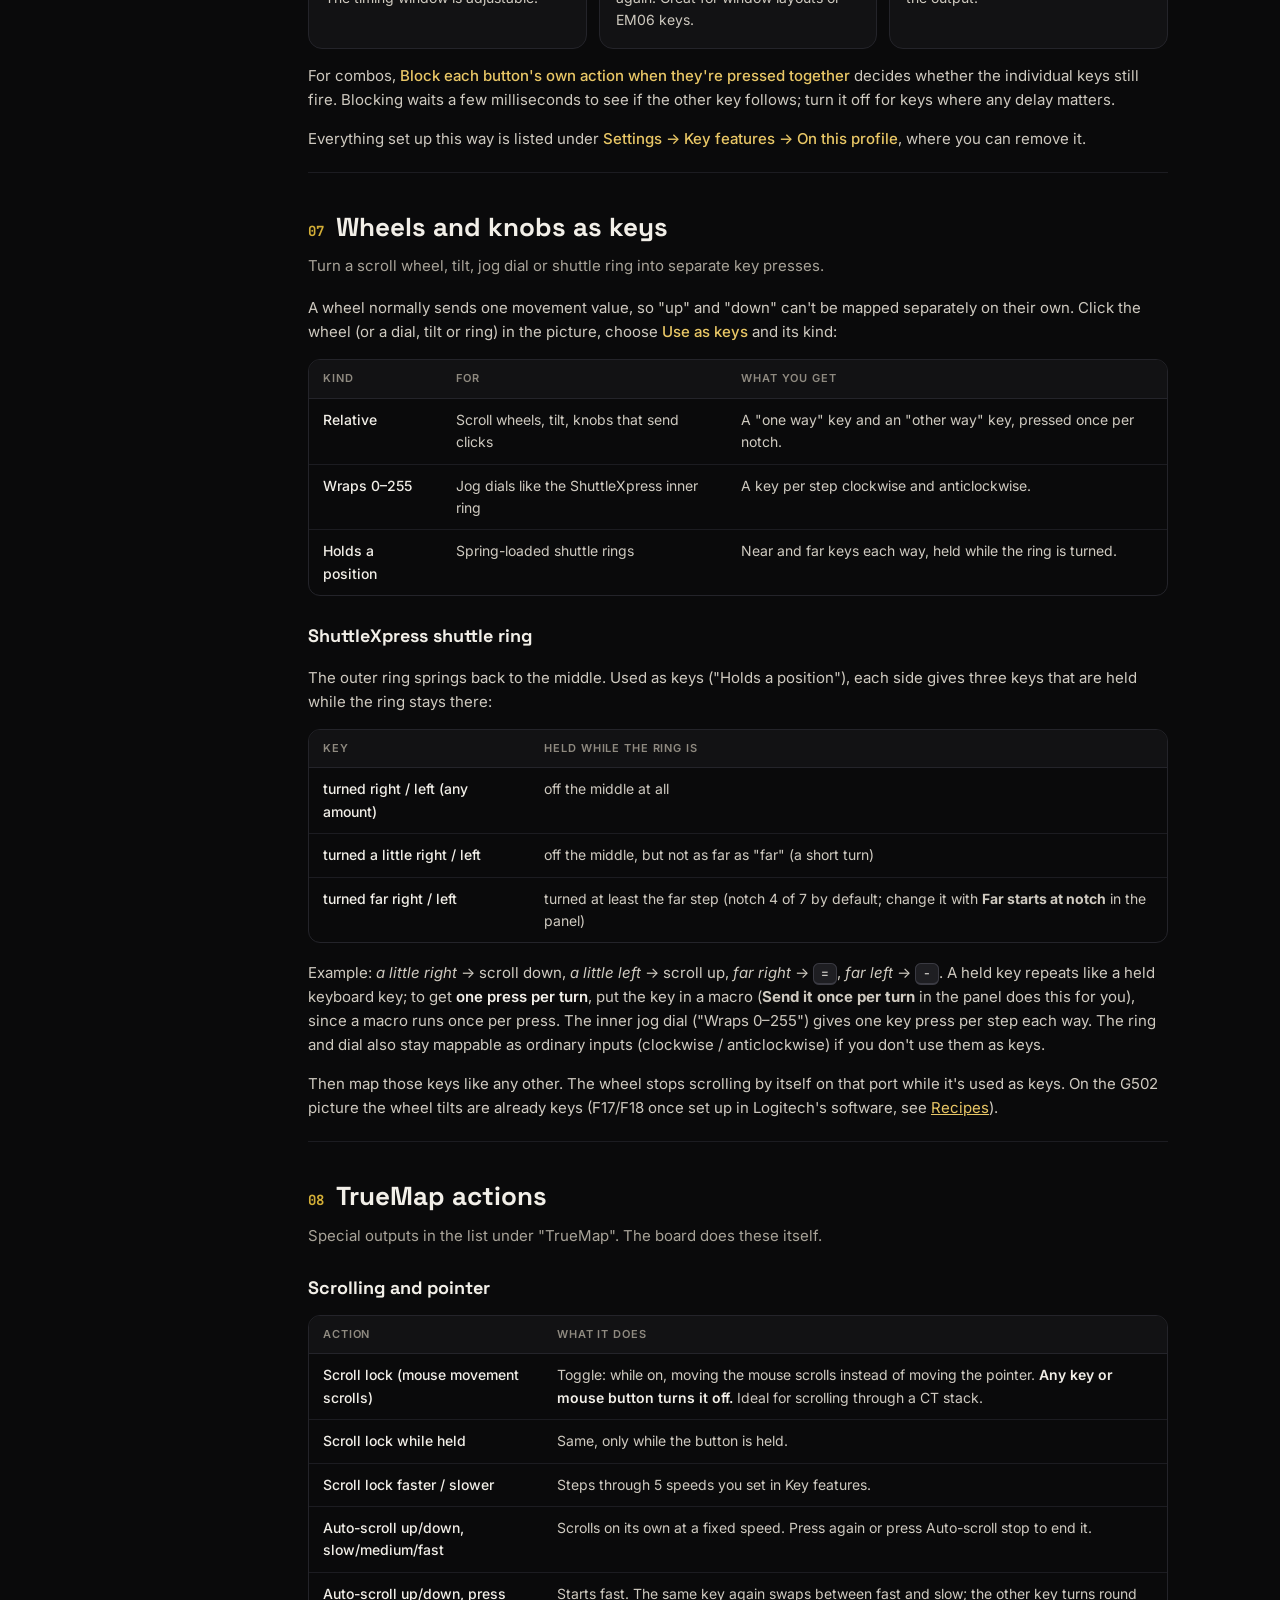
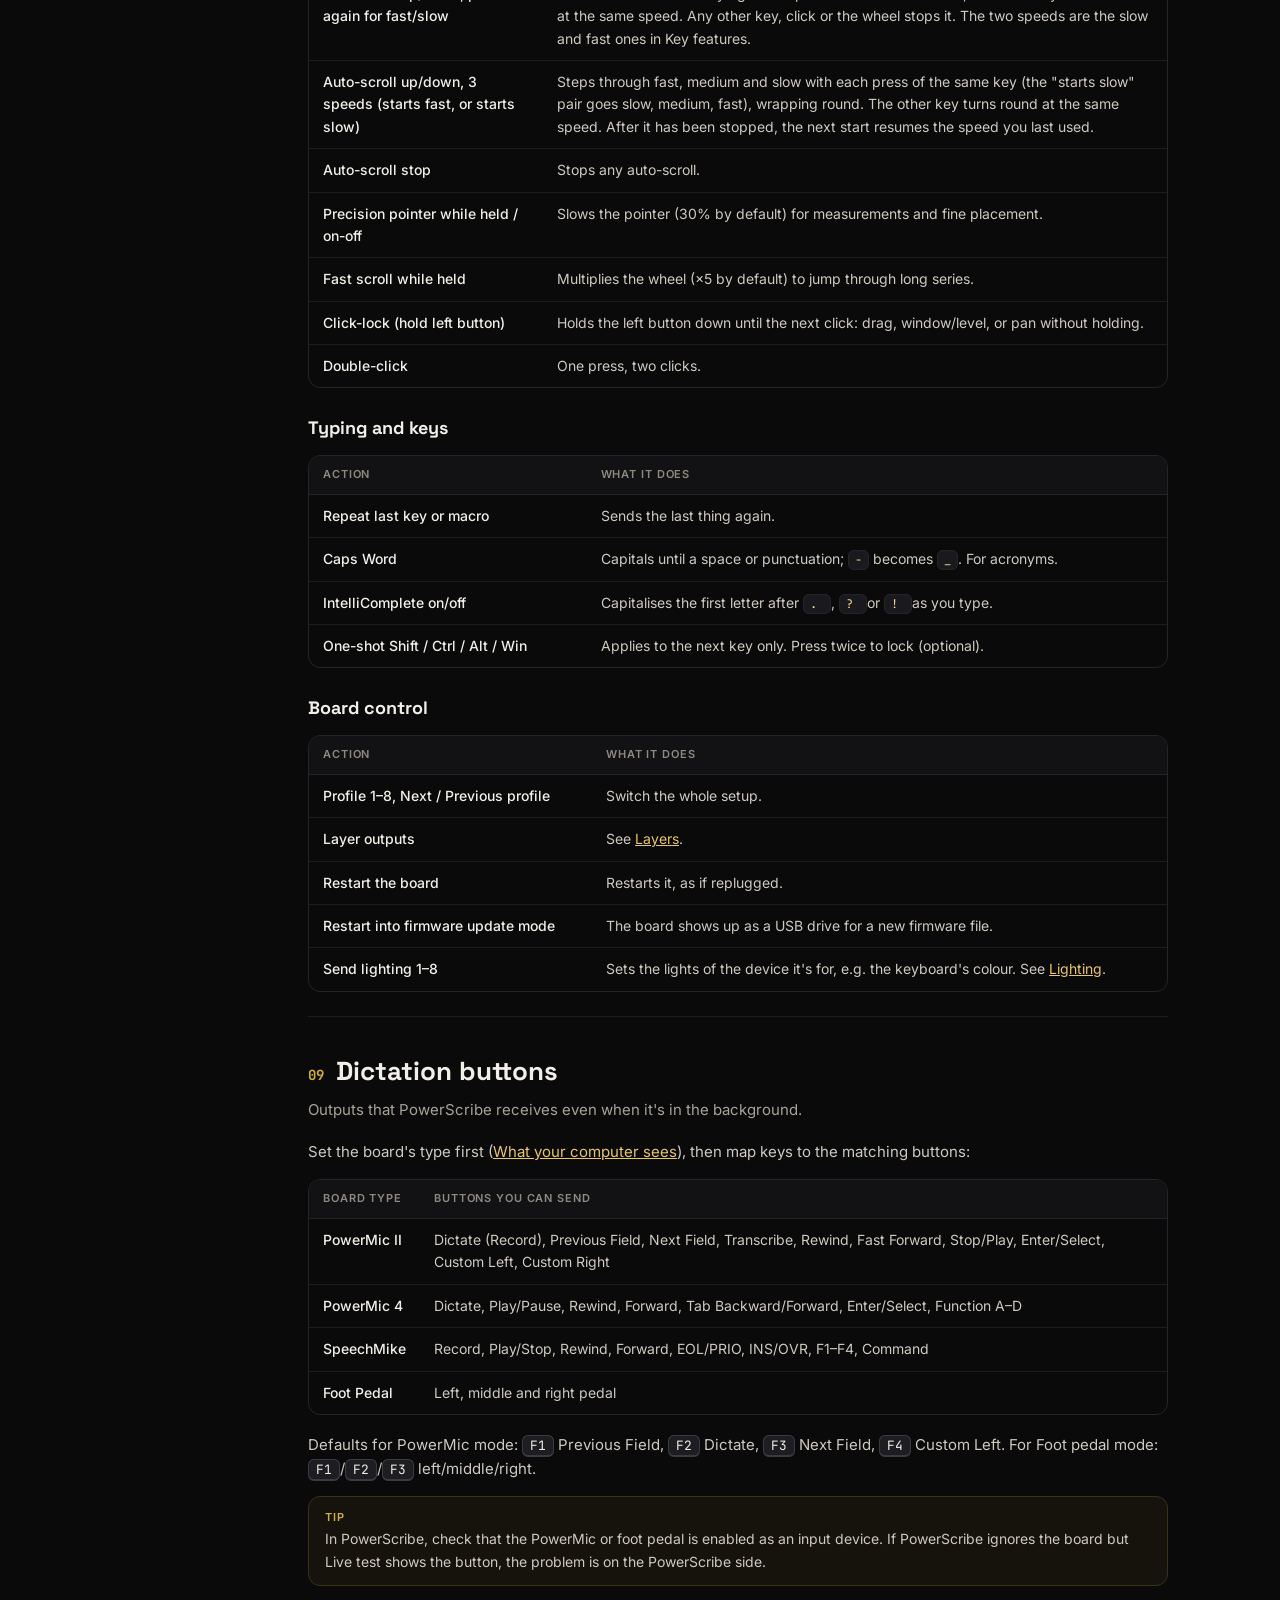
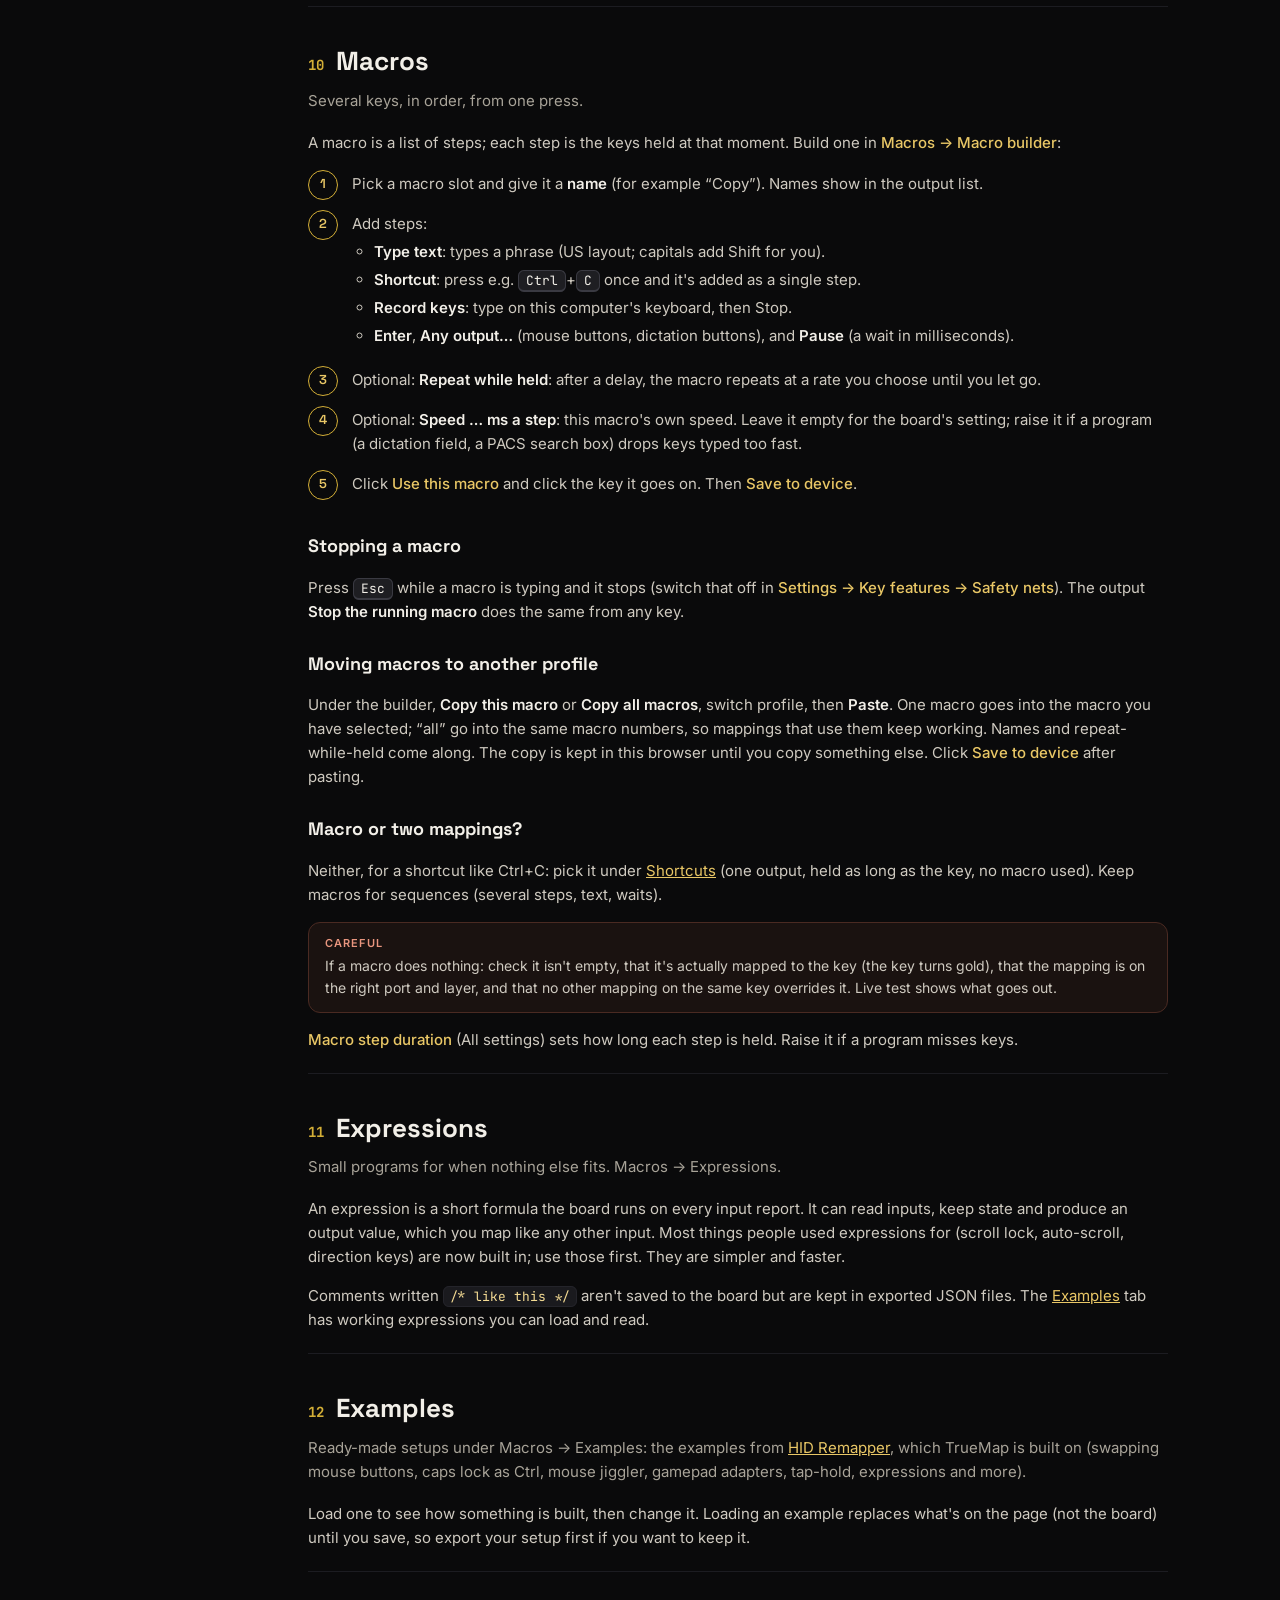
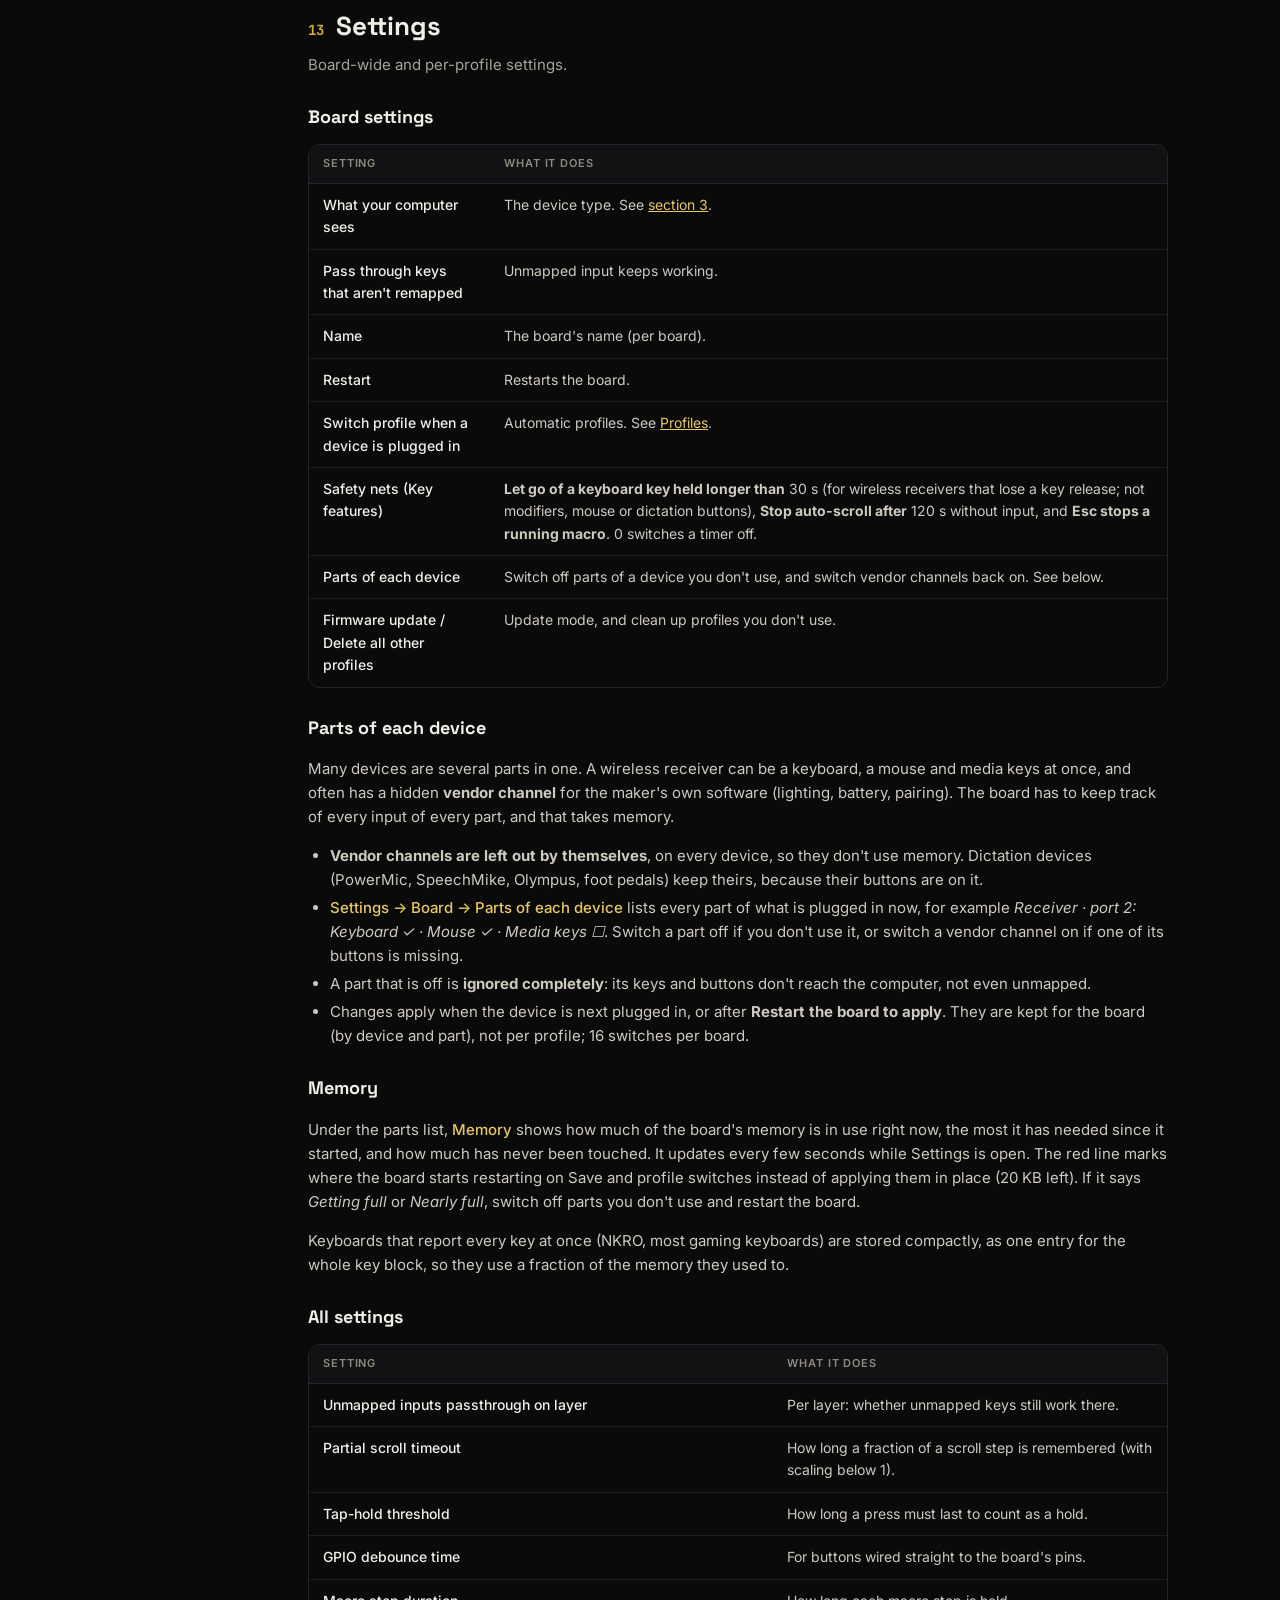
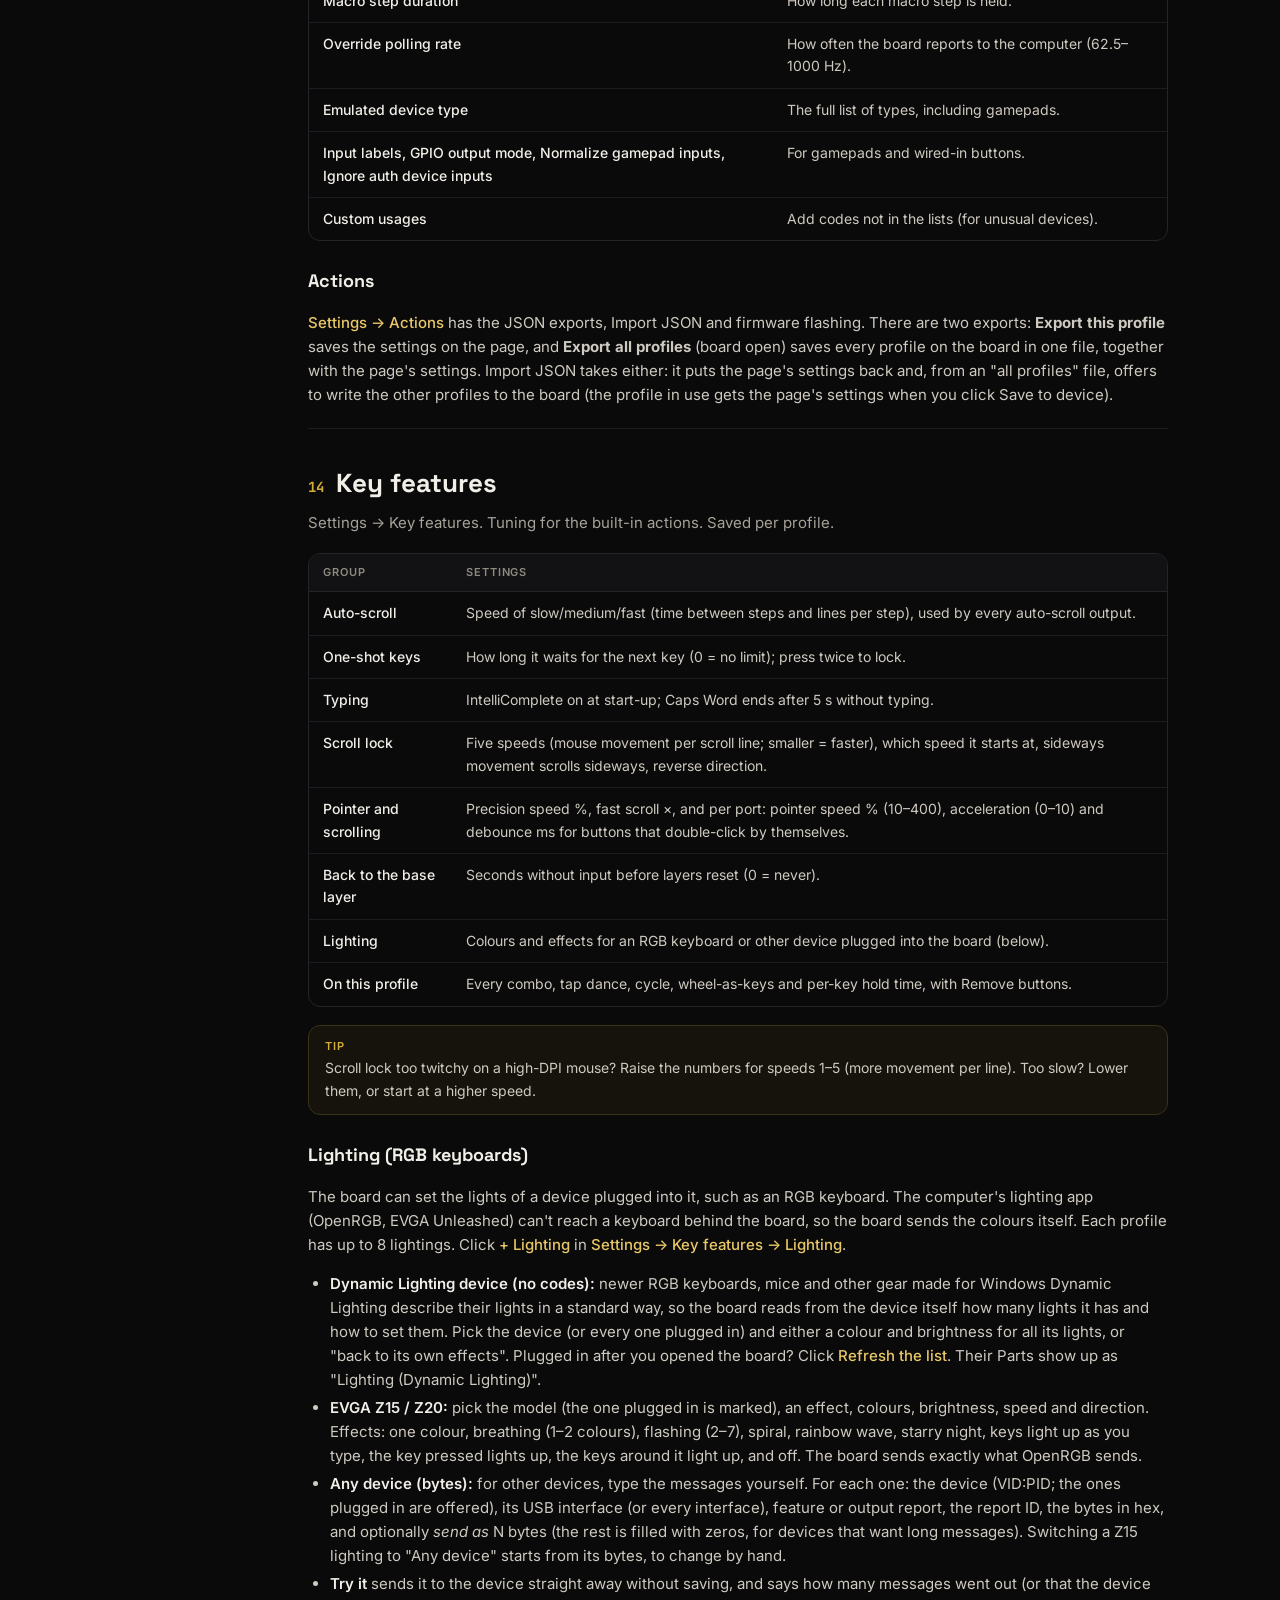
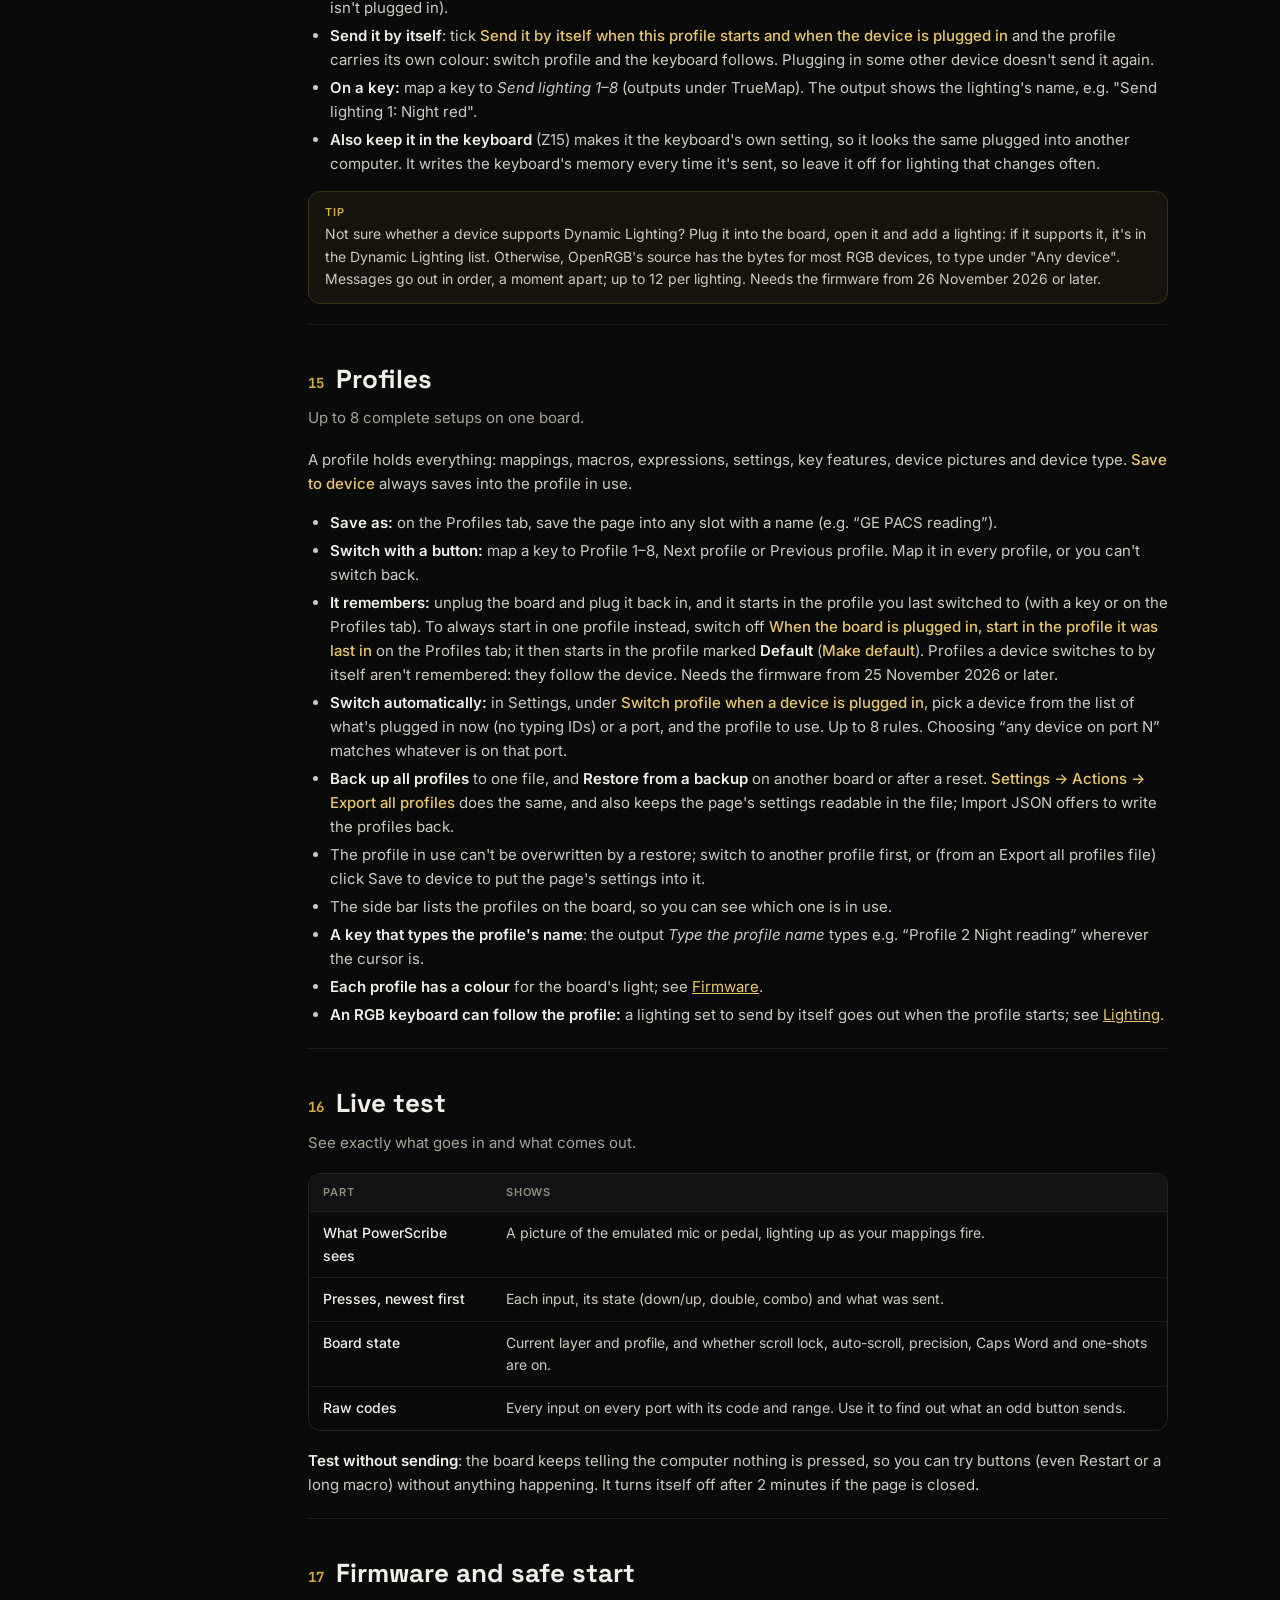
<file: docs.html>
<!doctype html>
<html lang="en">
<head>
<meta charset="utf-8">
<meta name="viewport" content="width=device-width, initial-scale=1">
<title>TrueMap Guide</title>
<link rel="preconnect" href="https://fonts.googleapis.com">
<link rel="preconnect" href="https://fonts.gstatic.com" crossorigin>
<link href="https://fonts.googleapis.com/css2?family=Inter:wght@400;500;600&family=Space+Grotesk:wght@500;600;700&family=JetBrains+Mono:wght@500&display=swap" rel="stylesheet">
<style>
:root {
  --film: #0A0A0B; --head: #0E0E10; --panel: #121214; --panel2: #17171A;
  --line: #24242A; --line2: #1C1C21; --ink: #F2EFE8; --ink2: #CFCAC0; --muted: #A8A398; --faint: #8F8A80;
  --gold: #D4AF37; --gold2: #E9C766; --gold3: #F5DC94; --goldbg: rgba(212,175,55,0.12);
}
* { box-sizing: border-box; }
html { scroll-behavior: smooth; scroll-padding-top: 84px; }
body { margin: 0; background: var(--film); color: var(--ink); font: 15px/1.6 Inter, system-ui, sans-serif; }
a { color: var(--gold2); }
a:hover { color: var(--gold3); }
code, kbd, .mono { font-family: 'JetBrains Mono', ui-monospace, monospace; font-size: 0.86em; }
code { background: #1A1A1E; border: 1px solid var(--line); border-radius: 6px; padding: 1px 6px; color: var(--gold3); }
kbd { background: #1E1E22; border: 1px solid #3A3A42; border-bottom-width: 2px; border-radius: 6px; padding: 1px 7px; color: var(--ink); }

header { position: sticky; top: 0; z-index: 10; display: flex; align-items: center; gap: 16px; padding: 12px 28px; background: rgba(14,14,16,0.94); backdrop-filter: blur(8px); border-bottom: 1px solid var(--line); }
.brand { display: flex; align-items: center; gap: 12px; color: var(--ink); text-decoration: none; margin-right: auto; }
.brand svg { color: var(--gold); flex: none; }
.word { font-family: 'Space Grotesk', sans-serif; font-weight: 700; font-size: 21px; }
.word span { color: var(--gold); }
.brand small { display: block; font-size: 12px; color: var(--muted); font-weight: 400; }
.btn { display: inline-flex; align-items: center; height: 38px; padding: 0 16px; border-radius: 10px; border: 1px solid var(--gold); background: var(--gold); color: #14110A; font-weight: 600; font-size: 13px; text-decoration: none; white-space: nowrap; }
.btn:hover { background: var(--gold2); color: #14110A; }
#menu_btn { display: none; height: 38px; padding: 0 12px; border-radius: 10px; border: 1px solid #34343B; background: transparent; color: var(--ink); font: inherit; font-size: 13px; }

.wrap { display: flex; gap: 40px; max-width: 1280px; margin: 0 auto; padding: 28px 28px 80px; }
nav.toc { flex: 0 0 240px; position: sticky; top: 84px; align-self: flex-start; max-height: calc(100vh - 100px); overflow-y: auto; padding-right: 6px; }
.toc input { width: 100%; height: 38px; padding: 0 12px; margin-bottom: 14px; border-radius: 10px; border: 1px solid #34343B; background: var(--panel); color: var(--ink); font: inherit; font-size: 14px; }
.toc input:focus { outline: 2px solid var(--gold); outline-offset: 1px; }
.toc .grp { margin: 16px 0 4px; font-size: 11px; letter-spacing: 0.1em; text-transform: uppercase; color: var(--faint); font-weight: 600; }
.toc a { display: block; padding: 6px 10px; border-radius: 8px; color: var(--ink2); text-decoration: none; font-size: 14px; }
.toc a:hover { background: #18181C; color: var(--ink); }
.toc a.on { background: var(--goldbg); color: var(--gold2); font-weight: 600; box-shadow: inset 2px 0 0 var(--gold); }
#no_match { display: none; color: var(--muted); font-size: 13px; padding: 6px 10px; }

main { flex: 1 1 auto; min-width: 0; max-width: 860px; }
.hero { padding: 8px 0 28px; border-bottom: 1px solid var(--line); margin-bottom: 8px; }
.hero h1 { font-family: 'Space Grotesk', sans-serif; font-size: 40px; line-height: 1.1; margin: 0 0 12px; letter-spacing: -0.01em; }
.hero h1 span { color: var(--gold); }
.hero p { color: var(--ink2); font-size: 17px; margin: 0; max-width: 680px; }
.chips { display: flex; flex-wrap: wrap; gap: 8px; margin-top: 18px; }
.chips a { padding: 5px 12px; border-radius: 999px; border: 1px solid #2E2A1C; background: #15130C; color: var(--gold2); text-decoration: none; font-size: 13px; }
.chips a:hover { border-color: var(--gold); }

section.doc { padding: 34px 0 6px; border-bottom: 1px solid var(--line2); }
section.doc.hide { display: none; }
h2 { font-family: 'Space Grotesk', sans-serif; font-size: 26px; margin: 0 0 6px; display: flex; align-items: baseline; gap: 12px; }
h2 .n { font-size: 14px; color: var(--gold); font-family: 'JetBrains Mono', monospace; }
h2 + .lead { color: var(--muted); margin: 0 0 18px; }
h3 { font-family: 'Space Grotesk', sans-serif; font-size: 18px; margin: 26px 0 8px; color: var(--ink); }
p, li { color: var(--ink2); }
strong { color: var(--ink); font-weight: 600; }
ul, ol { padding-left: 22px; }
li { margin: 4px 0; }
ol.steps { list-style: none; padding: 0; counter-reset: s; }
ol.steps > li { position: relative; padding: 2px 0 10px 44px; counter-increment: s; }
ol.steps > li::before { content: counter(s); position: absolute; left: 0; top: 0; width: 28px; height: 28px; border-radius: 50%; border: 1px solid var(--gold); color: var(--gold2); font: 600 13px/26px 'Space Grotesk', sans-serif; text-align: center; }

.tbl { overflow-x: auto; margin: 12px 0 18px; border: 1px solid var(--line); border-radius: 12px; }
table { width: 100%; border-collapse: collapse; font-size: 14px; min-width: 520px; }
th { text-align: left; padding: 10px 14px; background: var(--panel); color: var(--faint); font-size: 11px; letter-spacing: 0.08em; text-transform: uppercase; font-weight: 600; border-bottom: 1px solid var(--line); }
td { padding: 10px 14px; border-top: 1px solid var(--line2); color: var(--ink2); vertical-align: top; }
td:first-child { color: var(--ink); font-weight: 500; }
tr:first-child td { border-top: 0; }

.note, .tip, .warn { border-radius: 12px; padding: 12px 16px; margin: 14px 0; font-size: 14px; border: 1px solid var(--line); background: var(--panel); }
.note p, .tip p, .warn p { margin: 0; }
.tip { border-color: #3A3218; background: #15130C; }
.tip::before { content: 'Tip'; display: block; font-size: 11px; letter-spacing: 0.1em; text-transform: uppercase; color: var(--gold); font-weight: 600; margin-bottom: 2px; }
.warn { border-color: #4A2A22; background: #1A1210; }
.warn::before { content: 'Careful'; display: block; font-size: 11px; letter-spacing: 0.1em; text-transform: uppercase; color: #E8957E; font-weight: 600; margin-bottom: 2px; }

.cards { display: grid; grid-template-columns: repeat(auto-fill, minmax(230px, 1fr)); gap: 12px; margin: 14px 0; }
.card { border: 1px solid var(--line); background: var(--panel); border-radius: 14px; padding: 16px; }
.card h4 { margin: 0 0 4px; font-family: 'Space Grotesk', sans-serif; font-size: 16px; color: var(--ink); }
.card p { margin: 0; font-size: 14px; }
.card .tag { display: inline-block; margin-bottom: 8px; font-size: 11px; letter-spacing: 0.08em; text-transform: uppercase; color: var(--gold); font-weight: 600; }

.flow { display: flex; flex-wrap: wrap; align-items: center; gap: 10px; margin: 16px 0; }
.flow .box { border: 1px solid var(--line); background: var(--panel); border-radius: 12px; padding: 10px 14px; font-size: 14px; color: var(--ink); }
.flow .box.gold { border-color: var(--gold); background: #15130C; color: var(--gold3); font-weight: 600; }
.flow .arr { color: var(--gold); font-size: 18px; }
pre { background: var(--panel); border: 1px solid var(--line); border-radius: 12px; padding: 14px 16px; overflow-x: auto; font-size: 13px; color: var(--ink2); }
pre code { background: none; border: 0; padding: 0; color: inherit; }
.path { color: var(--gold2); font-weight: 500; }
footer { margin-top: 40px; color: var(--faint); font-size: 13px; }

@media (max-width: 900px) {
  .wrap { display: block; padding: 20px 16px 60px; }
  header { padding: 10px 16px; }
  .brand small { display: none; }
  .btn .long { display: none; }
  #menu_btn { display: inline-flex; align-items: center; }
  nav.toc { display: none; position: fixed; top: 60px; left: 0; right: 0; bottom: 0; max-height: none; z-index: 9; background: var(--film); padding: 16px; }
  nav.toc.open { display: block; }
  .hero h1 { font-size: 30px; }
}
</style>
</head>
<body>

<header>
  <a class="brand" href="index.html">
    <svg width="34" height="34" viewBox="0 0 34 34" aria-hidden="true"><rect x="1" y="1" width="32" height="32" rx="9" fill="none" stroke="currentColor" stroke-width="1.5"/><path d="M9 11h16M17 11v13" stroke="currentColor" stroke-width="2.2" stroke-linecap="round"/><circle cx="25" cy="24" r="2.4" fill="currentColor"/></svg>
    <span><span class="word">True<span>Map</span></span> <small>Guide</small></span>
  </a>
  <button id="menu_btn" type="button" aria-expanded="false" aria-controls="toc">Contents</button>
  <a class="btn" href="index.html">Open<span class="long">&nbsp;the configurator</span></a>
</header>

<div class="wrap">

<nav class="toc" id="toc" aria-label="Guide contents">
  <label for="find" style="position:absolute;left:-9999px">Search the guide</label>
  <input id="find" type="search" placeholder="Search the guide…" autocomplete="off">
  <div id="toc_links">
    <div class="grp">Start</div>
    <a href="#overview">What TrueMap does</a>
    <a href="#start">First setup</a>
    <a href="#types">What your computer sees</a>
    <div class="grp">Mapping</div>
    <a href="#mappings">Mappings</a>
    <a href="#layers">Layers, tap and hold</a>
    <a href="#perkey">Tap dance, cycles, combos</a>
    <a href="#wheels">Wheels and knobs as keys</a>
    <a href="#outputs">TrueMap actions</a>
    <a href="#dictation">Dictation buttons</a>
    <div class="grp">Macros</div>
    <a href="#macros">Macros</a>
    <a href="#expressions">Expressions</a>
    <a href="#examples">Examples</a>
    <div class="grp">Board</div>
    <a href="#settings">Settings</a>
    <a href="#features">Key features</a>
    <a href="#profiles">Profiles</a>
    <a href="#live">Live test</a>
    <a href="#firmware">Firmware and safe start</a>
    <div class="grp">Help</div>
    <a href="#recipes">Recipes</a>
    <a href="#trouble">Troubleshooting</a>
    <a href="#limits">Limits and reference</a>
  </div>
  <div id="no_match">Nothing matches. Try another word.</div>
</nav>

<main>

<div class="hero">
  <h1>Everything <span>TrueMap</span> can do, and how.</h1>
  <p>TrueMap is a small USB board that sits between your keyboard, mouse or foot pedal and the computer. It changes what each button does before the computer ever sees it, so your setup works in every program, on any workstation, with nothing installed.</p>
  <div class="chips">
    <a href="#start">Set up in 5 minutes</a>
    <a href="#outputs">Scroll lock and auto-scroll</a>
    <a href="#macros">Copy, paste, undo macros</a>
    <a href="#profiles">Profiles per device</a>
    <a href="#trouble">Something's off</a>
  </div>
</div>

<!-- ============================================================ -->
<section class="doc" id="overview">
  <h2><span class="n">01</span>What TrueMap does</h2>
  <p class="lead">One box, any input, any output.</p>
  <div class="flow" role="img" aria-label="Your keyboard, mouse and pedal plug into the TrueMap board, which sends remapped input to the computer">
    <span class="box">Keyboard · mouse · pedal · knob</span><span class="arr">→</span>
    <span class="box gold">TrueMap board</span><span class="arr">→</span>
    <span class="box">Workstation (sees a keyboard, mouse, PowerMic or pedal)</span>
  </div>
  <p>Every press, click, scroll and turn goes through the board. For each one it checks your <strong>mappings</strong>: if one matches, it sends what you chose instead; if none match, the input passes through unchanged. All of it runs on the board itself, so:</p>
  <ul>
    <li><strong>Nothing to install</strong> on the workstation. Locked-down hospital PCs are fine.</li>
    <li><strong>It works in every program</strong>, including PowerScribe when it isn't the active window (the board can pretend to be a PowerMic or a foot pedal).</li>
    <li><strong>Your setup travels with you.</strong> Unplug the board, take it to another reading room, and it behaves the same.</li>
  </ul>
  <div class="cards">
    <div class="card"><span class="tag">Remap</span><h4>Any button to anything</h4><p>Keys, mouse buttons, wheel tilts, knobs and pedals to keys, shortcuts, clicks or dictation buttons.</p></div>
    <div class="card"><span class="tag">Automate</span><h4>Macros</h4><p>Shortcuts, typed phrases and multi-step sequences on one button, with pauses and repeat-while-held.</p></div>
    <div class="card"><span class="tag">Scroll</span><h4>Scroll lock, auto-scroll</h4><p>Move the mouse to scroll through a stack, or let it scroll on its own at a speed you set.</p></div>
    <div class="card"><span class="tag">Switch</span><h4>8 profiles</h4><p>Different setups for different readers, PACS or devices, switched by a key or automatically.</p></div>
  </div>
</section>

<!-- ============================================================ -->
<section class="doc" id="start">
  <h2><span class="n">02</span>First setup</h2>
  <p class="lead">From box to working mapping.</p>
  <ol class="steps">
    <li><strong>Plug your devices into the board</strong>, and the board into the computer. A USB hub on the board's input lets you use several devices; each hub socket is a <em>port</em> (1, 2, 3…).</li>
    <li><strong>Open the <a href="index.html">configurator</a></strong> in Chrome or Edge (they can talk to USB serial devices; Firefox 151 or later works too). Click <span class="path">Open device</span> and pick the board in the list. While the board isn't open, your first click or key press anywhere on the page shows the list too (switch that off in Settings → Board settings). Its settings load straight away (switch that off per board in Settings → Board settings). After the first time, the page opens the board by itself when you load it or plug the board in.</li>
    <li><strong>Tell it what's plugged in.</strong> On <span class="path">Mappings → Your devices</span>, pick a picture for each port (68-key keyboard, G502, EM06, foot pedal…). It only changes the picture; it makes clicking keys easy.</li>
    <li><strong>Click a key in the picture</strong>, then pick what it should send from the output list. That's a mapping.</li>
    <li><strong>Click <span class="path">Save to device</span>.</strong> The board uses the new setup straight away.</li>
    <li><strong>Check it in <span class="path">Live test</span></strong>: press the key and watch what the computer receives.</li>
  </ol>
  <div class="tip"><p>Not sure what a button sends? Open <span class="path">Live test</span> and press it. The raw code table shows its name, code and port.</p></div>
</section>

<!-- ============================================================ -->
<section class="doc" id="types">
  <h2><span class="n">03</span>What your computer sees</h2>
  <p class="lead">Settings → Board settings → What your computer sees.</p>
  <p>The board always shows up as a keyboard and mouse (so unmapped keys keep working). On top of that it can pretend to be one more device. Change it and click <span class="path">Save to board</span>; the board restarts as the new device and you click <span class="path">Open device</span> again.</p>
  <div class="tbl"><table>
    <tr><th>Type</th><th>The computer sees</th><th>Use it for</th></tr>
    <tr><td>Mouse and keyboard</td><td>A normal keyboard and mouse</td><td>General remapping, macros, scroll lock</td></tr>
    <tr><td>Foot Pedal</td><td>A 3-pedal dictation foot pedal</td><td>PowerScribe pedal actions from any key</td></tr>
    <tr><td>PowerMic II</td><td>A Nuance PowerMic II (plus a silent microphone)</td><td>Dictate, Next/Previous Field and the other mic buttons from any key</td></tr>
    <tr><td>PowerMic 4</td><td>A PowerMic 4</td><td>The newer mic's buttons, including Function A–D</td></tr>
    <tr><td>SpeechMike Premium</td><td>A Philips SpeechMike (SMP3700)</td><td>Software that expects a SpeechMike</td></tr>
    <tr><td>Absolute mouse and keyboard</td><td>A touchscreen-style mouse</td><td>Jumping the pointer to fixed screen spots</td></tr>
    <tr><td>Gamepads (Switch, PS4 stick, Stadia, XAC)</td><td>A game controller</td><td>Accessibility setups</td></tr>
  </table></div>
  <div class="note"><p>In PowerMic mode the board also appears as a microphone in Windows Sound settings, like a real PowerMic II. It only sends silence, so keep PowerScribe's audio on your real microphone. Unplug any real PowerMic or pedal while using the board: PowerScribe may only listen to the first one it finds.</p></div>
  <h3>Board name</h3>
  <p>Under <span class="path">Name, restart and automatic profiles</span> you can name the board (up to 24 characters). The name shows on the settings port, and as the device name when the type is <em>Mouse and keyboard</em>. Emulated devices (PowerMic, pedal) keep their real names so PowerScribe recognises them. It's saved on the board, not per profile, and applies after a restart.</p>
</section>

<!-- ============================================================ -->
<section class="doc" id="mappings">
  <h2><span class="n">04</span>Mappings</h2>
  <p class="lead">An input, an output, and when it applies.</p>
  <p>A mapping says “when <strong>this</strong> is pressed, send <strong>that</strong>”. You can make them by clicking the device picture or with <span class="path">Add mapping</span> in the table under it.</p>
  <h3>Making one from the picture</h3>
  <ol class="steps">
    <li>Click a key or button in the picture. Its panel opens on the right.</li>
    <li>Pick the output: a key, shortcut, mouse button, dictation button, macro or a TrueMap action. Type to search the list.</li>
    <li>Optional: pick a layer, tap/hold, or one of the per-key features (tap dance, cycle, hold time).</li>
    <li>Gold keys are mapped. Click one again to change or remove it.</li>
  </ol>
  <h3>Device pictures</h3>
  <p>Pick a picture for each port under <span class="path">Your devices</span>. It only changes what you click on; any device works with any picture (or none).</p>
  <div class="tbl"><table>
    <tr><th>Picture</th><th>Notes</th></tr>
    <tr><td>Full-size, 75% and 68-key (65%) keyboards</td><td>The 68-key picture has an F1–F12 row above the number row, and <kbd>~</kbd> above Del.</td></tr>
    <tr><td>EVGA Z15</td><td>Media keys (previous, play/pause, next, mute) and the volume wheel, which turns into two keys (↺ volume down, ↻ volume up), one press per notch. The Z15's own Fn key never leaves the keyboard, so Fn combinations can't be mapped.</td></tr>
    <tr><td>MMD KM16 Pro, ProtoArc EM06</td><td>Macro pads and receivers. If a receiver makes the board run low on memory, see <a href="#settings">Parts of each device</a>.</td></tr>
    <tr><td>Logitech G502, G303</td><td>The G502 extra buttons need setting up once in Logitech's tool, see <a href="#recipes">Recipes</a>.</td></tr>
    <tr><td>Contour ShuttleXpress</td><td>Five buttons, the inner jog dial and the outer shuttle ring, see <a href="#wheels">Wheels and knobs</a>.</td></tr>
    <tr><td>MagScroll</td><td>The MagScroll wheel and its buttons.</td></tr>
  </table></div>
  <p><strong>Light up keys as I press them</strong> (on by default) lights each key in the picture while you press it on the real device, so you can see which key is which. Switch it off above the picture; the page remembers that on this computer.</p>
  <h3>The mapping table</h3>
  <p>Under the picture. Click a row to edit it in the panel on the right, drag a row by its number to change the order, type in <span class="path">Find a mapping…</span> to filter, and pick a layer to show only that layer's mappings.</p>
  <h3>Guarding a key against accidents</h3>
  <p>In a key's panel (<span class="path">Key features</span>):</p>
  <ul>
    <li><strong>Hold to confirm</strong>: the key only fires once it's been held that long (say 500 ms). For a key that signs a report or does something else you can't take back: a brush of the key does nothing.</li>
    <li><strong>Ignore a second press within … ms</strong>: a second press that soon after the first is dropped. For PACS shortcuts that toggle something, where a double-tap would undo itself.</li>
  </ul>
  <h3>Pause remapping</h3>
  <p>Map a key to <strong>Pause remapping (on/off)</strong>. One press and everything passes through as it is (no mappings, macros or features), for when someone else uses the computer; press it again to turn your setup back on. Use a plain key or button for it (not a combo or tap-dance). Live test shows <em>Remapping paused</em> while it's on, and switching profile turns it off.</p>
  <h3 id="shortcuts">Shortcuts and Apps &amp; system</h3>
  <p>The output picker has a <strong>Shortcuts</strong> section: Copy (Ctrl+C), Paste, Cut, Undo, Redo, Select all, Save, Find, tabs, zoom, Alt+Tab, Win+L, the Snipping Tool, snapping windows and more, each one output. The board holds the modifier and the key together for as long as you hold the button, so no macro is used up. Switch the list between <strong>Windows</strong> and <strong>Mac</strong> (⌘C, ⌘V, Spotlight, screenshots…); mappings are named for the one you pick (the same keys can mean different things: Win+L locks a PC, ⌘L is the address bar on a Mac). Anything not in the list: <strong>Make your own</strong> (tick Ctrl / Shift / Alt / Win, pick a key, <em>Use</em>). Shortcuts work in macro steps too, and in every device type with a keyboard.</p>
  <p><strong>Apps &amp; system</strong>: Calculator, Mail, media player, This PC, web browser, lock screen, the browser keys (back, forward, refresh, home, search, favourites, stop), brightness up and down, eject, Sleep, Power and Wake, the keys keyboards have for these. They need the keyboard + mouse or a PowerMic device type; foot pedal mode leaves them out, because PowerScribe wants the pedal to be the only media-key part. Shortcuts and these need the firmware from 26 November 2026 or later.</p>
  <h3>Working on several mappings at once</h3>
  <ul>
    <li>Tick the box next to a row's number. <b>Shift-click</b> another box to tick everything in between. <span class="path">Select all</span> (in the toolbar) ticks every mapping shown, so filter by port or layer first to tick just those; <span class="path">Select all N</span> in the bar ticks every mapping.</li>
    <li>A gold bar appears with what you can do to the ticked mappings:
      <ul>
        <li><b>Move to port…</b>: they now listen to that port only, or to <b>All ports (any port)</b>.</li>
        <li><b>Copy to port…</b>: a copy of each, listening to that port, goes right under the original (the copies stay ticked). Copies that would be exact duplicates are left out.</li>
        <li><b>Top / Up / Down / Bottom</b> reorder them together, keeping their order. Dragging one ticked row by its number moves all the ticked rows there.</li>
        <li><b>+ All profiles</b> adds them to every other profile saved on the board (the profile in use gets them when you click Save to device). Mappings that use a macro, combo, tap-dance, cycle or wheel key are left out, because those are numbered per profile. Handy for profile-switch keys, which have to be in every profile.</li>
        <li><b>Delete</b> (asks first when it's more than one). <b>✕</b> or <kbd>Esc</kbd> clears the ticks.</li>
      </ul>
    </li>
    <li>Combos, tap-dances, cycles and wheel keys keep their port in their own settings, so moving or copying them to a port leaves them as they are (the page says so).</li>
    <li>Nothing goes to the board until you click <span class="path">Save to device</span>.</li>
  </ul>
  <div class="tbl"><table>
    <tr><th>Column</th><th>What it means</th></tr>
    <tr><td>Input</td><td>The button, key or axis that triggers it, and which port it must come from (or any port).</td></tr>
    <tr><td>Output</td><td>What gets sent instead.</td></tr>
    <tr><td>Layer</td><td>Which layers (0–7) the mapping is active on. Layer 0 is the normal one.</td></tr>
    <tr><td>Sticky</td><td>A press turns the output on, the next press turns it off. Good for layer switches and holding a button down.</td></tr>
    <tr><td>Tap / Hold</td><td>Only fires on a short tap, or only when held past the tap-hold threshold. One key can do two things.</td></tr>
    <tr><td>Scaling</td><td>Multiplies a movement (pointer, wheel). Negative reverses it; 0.5 halves it.</td></tr>
  </table></div>
  <h3>Ports</h3>
  <p>With a hub, the same key on two devices can do different things: map the input on <em>port 2</em> and only the device on port 2 triggers it. <em>Any port</em> works whichever socket the device is in. Which picture goes with which port is saved with the profile.</p>
  <h3>Pass through</h3>
  <p><span class="path">Pass through keys that aren't remapped</span> (Settings) keeps everything you didn't map working normally. Turn it off for a device where only your mappings should do anything. Per-layer control is under <span class="path">All settings → Unmapped inputs passthrough on layer</span>.</p>
  <div class="note"><p>A mapped key stops sending its own key. If you map <kbd>F2</kbd> to Dictate, F2 no longer types F2. Map another key to F2 if you still need it.</p></div>
</section>

<!-- ============================================================ -->
<section class="doc" id="layers">
  <h2><span class="n">05</span>Layers, tap and hold</h2>
  <p class="lead">More actions than you have buttons.</p>
  <p>Layers are complete alternate sets of mappings, like the Fn key on a laptop. Layer 0 is always there; layers 1–7 are on only while you switch to them.</p>
  <div class="tbl"><table>
    <tr><th>How</th><th>Output to use</th><th>Behaviour</th></tr>
    <tr><td>Hold for a layer</td><td>Layer 1–7 (non-sticky)</td><td>The layer is on while the key is held.</td></tr>
    <tr><td>Toggle a layer</td><td>Layer 1–7 with Sticky ticked</td><td>Press once to turn on, again to turn off.</td></tr>
    <tr><td>Switch</td><td>Switch to layer 1–7 / Switch to base layer</td><td>Stays on that layer until you switch back.</td></tr>
    <tr><td>Next key only</td><td>One-shot layer 1–7</td><td>The next key press uses that layer, then it's back to normal.</td></tr>
  </table></div>
  <p><strong>Tap and hold:</strong> tick <em>Tap</em> on one mapping and <em>Hold</em> on another for the same key. A quick press sends the tap action; holding past the <span class="path">Tap-hold threshold</span> (All settings) sends the hold action. You can give a single key its own hold time in its panel (<span class="path">Hold time for this key</span>), and choose to treat it as held as soon as another key is pressed.</p>
  <p><strong>Back to base:</strong> in Key features, <span class="path">Back to the base layer</span> returns to layer 0 after a number of seconds without input, so a forgotten layer switch can't confuse the next person.</p>
</section>

<!-- ============================================================ -->
<section class="doc" id="perkey">
  <h2><span class="n">06</span>Tap dance, cycles, combos</h2>
  <p class="lead">Made from a key's panel or the Mappings toolbar. Need TrueMap firmware 20 or later.</p>
  <div class="cards">
    <div class="card"><span class="tag">Tap dance</span><h4>Tap, double tap, hold</h4><p>Three actions on one key. Click the key, then <span class="path">Tap dance</span>, and fill in each. The timing window is adjustable.</p></div>
    <div class="card"><span class="tag">Cycle</span><h4>Each press, the next action</h4><p>Press 1 sends the first action, press 2 the second, and so on, then round again. Great for window layouts or EM06 keys.</p></div>
    <div class="card"><span class="tag">Combo</span><h4>Buttons together</h4><p><span class="path">+ Combo: buttons together</span>, click two or more keys, <span class="path">Done</span>, then pick the output.</p></div>
  </div>
  <p>For combos, <span class="path">Block each button's own action when they're pressed together</span> decides whether the individual keys still fire. Blocking waits a few milliseconds to see if the other key follows; turn it off for keys where any delay matters.</p>
  <p>Everything set up this way is listed under <span class="path">Settings → Key features → On this profile</span>, where you can remove it.</p>
</section>

<!-- ============================================================ -->
<section class="doc" id="wheels">
  <h2><span class="n">07</span>Wheels and knobs as keys</h2>
  <p class="lead">Turn a scroll wheel, tilt, jog dial or shuttle ring into separate key presses.</p>
  <p>A wheel normally sends one movement value, so "up" and "down" can't be mapped separately on their own. Click the wheel (or a dial, tilt or ring) in the picture, choose <span class="path">Use as keys</span> and its kind:</p>
  <div class="tbl"><table>
    <tr><th>Kind</th><th>For</th><th>What you get</th></tr>
    <tr><td>Relative</td><td>Scroll wheels, tilt, knobs that send clicks</td><td>A "one way" key and an "other way" key, pressed once per notch.</td></tr>
    <tr><td>Wraps 0–255</td><td>Jog dials like the ShuttleXpress inner ring</td><td>A key per step clockwise and anticlockwise.</td></tr>
    <tr><td>Holds a position</td><td>Spring-loaded shuttle rings</td><td>Near and far keys each way, held while the ring is turned.</td></tr>
  </table></div>
  <h3>ShuttleXpress shuttle ring</h3>
  <p>The outer ring springs back to the middle. Used as keys ("Holds a position"), each side gives three keys that are held while the ring stays there:</p>
  <div class="tbl"><table>
    <tr><th>Key</th><th>Held while the ring is</th></tr>
    <tr><td>turned right / left (any amount)</td><td>off the middle at all</td></tr>
    <tr><td>turned a little right / left</td><td>off the middle, but not as far as "far" (a short turn)</td></tr>
    <tr><td>turned far right / left</td><td>turned at least the far step (notch 4 of 7 by default; change it with <b>Far starts at notch</b> in the panel)</td></tr>
  </table></div>
  <p>Example: <em>a little right</em> → scroll down, <em>a little left</em> → scroll up, <em>far right</em> → <kbd>=</kbd>, <em>far left</em> → <kbd>-</kbd>. A held key repeats like a held keyboard key; to get <strong>one press per turn</strong>, put the key in a macro (<b>Send it once per turn</b> in the panel does this for you), since a macro runs once per press. The inner jog dial ("Wraps 0–255") gives one key press per step each way. The ring and dial also stay mappable as ordinary inputs (clockwise / anticlockwise) if you don't use them as keys.</p>
  <p>Then map those keys like any other. The wheel stops scrolling by itself on that port while it's used as keys. On the G502 picture the wheel tilts are already keys (F17/F18 once set up in Logitech's software, see <a href="#recipes">Recipes</a>).</p>
</section>

<!-- ============================================================ -->
<section class="doc" id="outputs">
  <h2><span class="n">08</span>TrueMap actions</h2>
  <p class="lead">Special outputs in the list under "TrueMap". The board does these itself.</p>
  <h3>Scrolling and pointer</h3>
  <div class="tbl"><table>
    <tr><th>Action</th><th>What it does</th></tr>
    <tr><td>Scroll lock (mouse movement scrolls)</td><td>Toggle: while on, moving the mouse scrolls instead of moving the pointer. <strong>Any key or mouse button turns it off.</strong> Ideal for scrolling through a CT stack.</td></tr>
    <tr><td>Scroll lock while held</td><td>Same, only while the button is held.</td></tr>
    <tr><td>Scroll lock faster / slower</td><td>Steps through 5 speeds you set in Key features.</td></tr>
    <tr><td>Auto-scroll up/down, slow/medium/fast</td><td>Scrolls on its own at a fixed speed. Press again or press Auto-scroll stop to end it.</td></tr>
    <tr><td>Auto-scroll up/down, press again for fast/slow</td><td>Starts fast. The same key again swaps between fast and slow; the other key turns round at the same speed. Any other key, click or the wheel stops it. The two speeds are the slow and fast ones in Key features.</td></tr>
    <tr><td>Auto-scroll up/down, 3 speeds (starts fast, or starts slow)</td><td>Steps through fast, medium and slow with each press of the same key (the "starts slow" pair goes slow, medium, fast), wrapping round. The other key turns round at the same speed. After it has been stopped, the next start resumes the speed you last used.</td></tr>
    <tr><td>Auto-scroll stop</td><td>Stops any auto-scroll.</td></tr>
    <tr><td>Precision pointer while held / on-off</td><td>Slows the pointer (30% by default) for measurements and fine placement.</td></tr>
    <tr><td>Fast scroll while held</td><td>Multiplies the wheel (×5 by default) to jump through long series.</td></tr>
    <tr><td>Click-lock (hold left button)</td><td>Holds the left button down until the next click: drag, window/level, or pan without holding.</td></tr>
    <tr><td>Double-click</td><td>One press, two clicks.</td></tr>
  </table></div>
  <h3>Typing and keys</h3>
  <div class="tbl"><table>
    <tr><th>Action</th><th>What it does</th></tr>
    <tr><td>Repeat last key or macro</td><td>Sends the last thing again.</td></tr>
    <tr><td>Caps Word</td><td>Capitals until a space or punctuation; <code>-</code> becomes <code>_</code>. For acronyms.</td></tr>
    <tr><td>IntelliComplete on/off</td><td>Capitalises the first letter after <code>. </code>, <code>? </code> or <code>! </code> as you type.</td></tr>
    <tr><td>One-shot Shift / Ctrl / Alt / Win</td><td>Applies to the next key only. Press twice to lock (optional).</td></tr>
  </table></div>
  <h3>Board control</h3>
  <div class="tbl"><table>
    <tr><th>Action</th><th>What it does</th></tr>
    <tr><td>Profile 1–8, Next / Previous profile</td><td>Switch the whole setup.</td></tr>
    <tr><td>Layer outputs</td><td>See <a href="#layers">Layers</a>.</td></tr>
    <tr><td>Restart the board</td><td>Restarts it, as if replugged.</td></tr>
    <tr><td>Restart into firmware update mode</td><td>The board shows up as a USB drive for a new firmware file.</td></tr>
    <tr><td>Send lighting 1–8</td><td>Sets the lights of the device it's for, e.g. the keyboard's colour. See <a href="#lighting">Lighting</a>.</td></tr>
  </table></div>
</section>

<!-- ============================================================ -->
<section class="doc" id="dictation">
  <h2><span class="n">09</span>Dictation buttons</h2>
  <p class="lead">Outputs that PowerScribe receives even when it's in the background.</p>
  <p>Set the board's type first (<a href="#types">What your computer sees</a>), then map keys to the matching buttons:</p>
  <div class="tbl"><table>
    <tr><th>Board type</th><th>Buttons you can send</th></tr>
    <tr><td>PowerMic II</td><td>Dictate (Record), Previous Field, Next Field, Transcribe, Rewind, Fast Forward, Stop/Play, Enter/Select, Custom Left, Custom Right</td></tr>
    <tr><td>PowerMic 4</td><td>Dictate, Play/Pause, Rewind, Forward, Tab Backward/Forward, Enter/Select, Function A–D</td></tr>
    <tr><td>SpeechMike</td><td>Record, Play/Stop, Rewind, Forward, EOL/PRIO, INS/OVR, F1–F4, Command</td></tr>
    <tr><td>Foot Pedal</td><td>Left, middle and right pedal</td></tr>
  </table></div>
  <p>Defaults for PowerMic mode: <kbd>F1</kbd> Previous Field, <kbd>F2</kbd> Dictate, <kbd>F3</kbd> Next Field, <kbd>F4</kbd> Custom Left. For Foot pedal mode: <kbd>F1</kbd>/<kbd>F2</kbd>/<kbd>F3</kbd> left/middle/right.</p>
  <div class="tip"><p>In PowerScribe, check that the PowerMic or foot pedal is enabled as an input device. If PowerScribe ignores the board but Live test shows the button, the problem is on the PowerScribe side.</p></div>
</section>

<!-- ============================================================ -->
<section class="doc" id="macros">
  <h2><span class="n">10</span>Macros</h2>
  <p class="lead">Several keys, in order, from one press.</p>
  <p>A macro is a list of steps; each step is the keys held at that moment. Build one in <span class="path">Macros → Macro builder</span>:</p>
  <ol class="steps">
    <li>Pick a macro slot and give it a <strong>name</strong> (for example “Copy”). Names show in the output list.</li>
    <li>Add steps:
      <ul>
        <li><strong>Type text</strong>: types a phrase (US layout; capitals add Shift for you).</li>
        <li><strong>Shortcut</strong>: press e.g. <kbd>Ctrl</kbd>+<kbd>C</kbd> once and it's added as a single step.</li>
        <li><strong>Record keys</strong>: type on this computer's keyboard, then Stop.</li>
        <li><strong>Enter</strong>, <strong>Any output…</strong> (mouse buttons, dictation buttons), and <strong>Pause</strong> (a wait in milliseconds).</li>
      </ul>
    </li>
    <li>Optional: <strong>Repeat while held</strong>: after a delay, the macro repeats at a rate you choose until you let go.</li>
    <li>Optional: <strong>Speed … ms a step</strong>: this macro's own speed. Leave it empty for the board's setting; raise it if a program (a dictation field, a PACS search box) drops keys typed too fast.</li>
    <li>Click <span class="path">Use this macro</span> and click the key it goes on. Then <span class="path">Save to device</span>.</li>
  </ol>
  <h3>Stopping a macro</h3>
  <p>Press <kbd>Esc</kbd> while a macro is typing and it stops (switch that off in <span class="path">Settings → Key features → Safety nets</span>). The output <strong>Stop the running macro</strong> does the same from any key.</p>
  <h3>Moving macros to another profile</h3>
  <p>Under the builder, <strong>Copy this macro</strong> or <strong>Copy all macros</strong>, switch profile, then <strong>Paste</strong>. One macro goes into the macro you have selected; “all” go into the same macro numbers, so mappings that use them keep working. Names and repeat-while-held come along. The copy is kept in this browser until you copy something else. Click <span class="path">Save to device</span> after pasting.</p>
  <h3>Macro or two mappings?</h3>
  <p>Neither, for a shortcut like Ctrl+C: pick it under <a href="#shortcuts">Shortcuts</a> (one output, held as long as the key, no macro used). Keep macros for sequences (several steps, text, waits).</p>
  <div class="warn"><p>If a macro does nothing: check it isn't empty, that it's actually mapped to the key (the key turns gold), that the mapping is on the right port and layer, and that no other mapping on the same key overrides it. Live test shows what goes out.</p></div>
  <p><span class="path">Macro step duration</span> (All settings) sets how long each step is held. Raise it if a program misses keys.</p>
</section>

<!-- ============================================================ -->
<section class="doc" id="expressions">
  <h2><span class="n">11</span>Expressions</h2>
  <p class="lead">Small programs for when nothing else fits. Macros → Expressions.</p>
  <p>An expression is a short formula the board runs on every input report. It can read inputs, keep state and produce an output value, which you map like any other input. Most things people used expressions for (scroll lock, auto-scroll, direction keys) are now built in; use those first. They are simpler and faster.</p>
  <p>Comments written <code>/* like this */</code> aren't saved to the board but are kept in exported JSON files. The <a href="#examples">Examples</a> tab has working expressions you can load and read.</p>
</section>

<!-- ============================================================ -->
<section class="doc" id="examples">
  <h2><span class="n">12</span>Examples</h2>
  <p class="lead">Ready-made setups under Macros → Examples: the examples from <a href="https://github.com/jfedor2/hid-remapper">HID Remapper</a>, which TrueMap is built on (swapping mouse buttons, caps lock as Ctrl, mouse jiggler, gamepad adapters, tap-hold, expressions and more).</p>
  <p>Load one to see how something is built, then change it. Loading an example replaces what's on the page (not the board) until you save, so export your setup first if you want to keep it.</p>
</section>

<!-- ============================================================ -->
<section class="doc" id="settings">
  <h2><span class="n">13</span>Settings</h2>
  <p class="lead">Board-wide and per-profile settings.</p>
  <h3>Board settings</h3>
  <div class="tbl"><table>
    <tr><th>Setting</th><th>What it does</th></tr>
    <tr><td>What your computer sees</td><td>The device type. See <a href="#types">section 3</a>.</td></tr>
    <tr><td>Pass through keys that aren't remapped</td><td>Unmapped input keeps working.</td></tr>
    <tr><td>Name</td><td>The board's name (per board).</td></tr>
    <tr><td>Restart</td><td>Restarts the board.</td></tr>
    <tr><td>Switch profile when a device is plugged in</td><td>Automatic profiles. See <a href="#profiles">Profiles</a>.</td></tr>
    <tr><td>Safety nets (Key features)</td><td><b>Let go of a keyboard key held longer than</b> 30 s (for wireless receivers that lose a key release; not modifiers, mouse or dictation buttons), <b>Stop auto-scroll after</b> 120 s without input, and <b>Esc stops a running macro</b>. 0 switches a timer off.</td></tr>
    <tr><td>Parts of each device</td><td>Switch off parts of a device you don't use, and switch vendor channels back on. See below.</td></tr>
    <tr><td>Firmware update / Delete all other profiles</td><td>Update mode, and clean up profiles you don't use.</td></tr>
  </table></div>
  <h3>Parts of each device</h3>
  <p>Many devices are several parts in one. A wireless receiver can be a keyboard, a mouse and media keys at once, and often has a hidden <b>vendor channel</b> for the maker's own software (lighting, battery, pairing). The board has to keep track of every input of every part, and that takes memory.</p>
  <ul>
    <li><b>Vendor channels are left out by themselves</b>, on every device, so they don't use memory. Dictation devices (PowerMic, SpeechMike, Olympus, foot pedals) keep theirs, because their buttons are on it.</li>
    <li><span class="path">Settings → Board → Parts of each device</span> lists every part of what is plugged in now, for example <i>Receiver · port 2: Keyboard ✓ · Mouse ✓ · Media keys ☐</i>. Switch a part off if you don't use it, or switch a vendor channel on if one of its buttons is missing.</li>
    <li>A part that is off is <b>ignored completely</b>: its keys and buttons don't reach the computer, not even unmapped.</li>
    <li>Changes apply when the device is next plugged in, or after <b>Restart the board to apply</b>. They are kept for the board (by device and part), not per profile; 16 switches per board.</li>
  </ul>
  <h3>Memory</h3>
  <p>Under the parts list, <span class="path">Memory</span> shows how much of the board's memory is in use right now, the most it has needed since it started, and how much has never been touched. It updates every few seconds while Settings is open. The red line marks where the board starts restarting on Save and profile switches instead of applying them in place (20 KB left). If it says <i>Getting full</i> or <i>Nearly full</i>, switch off parts you don't use and restart the board.</p>
  <p>Keyboards that report every key at once (NKRO, most gaming keyboards) are stored compactly, as one entry for the whole key block, so they use a fraction of the memory they used to.</p>
  <h3>All settings</h3>
  <div class="tbl"><table>
    <tr><th>Setting</th><th>What it does</th></tr>
    <tr><td>Unmapped inputs passthrough on layer</td><td>Per layer: whether unmapped keys still work there.</td></tr>
    <tr><td>Partial scroll timeout</td><td>How long a fraction of a scroll step is remembered (with scaling below 1).</td></tr>
    <tr><td>Tap-hold threshold</td><td>How long a press must last to count as a hold.</td></tr>
    <tr><td>GPIO debounce time</td><td>For buttons wired straight to the board's pins.</td></tr>
    <tr><td>Macro step duration</td><td>How long each macro step is held.</td></tr>
    <tr><td>Override polling rate</td><td>How often the board reports to the computer (62.5–1000 Hz).</td></tr>
    <tr><td>Emulated device type</td><td>The full list of types, including gamepads.</td></tr>
    <tr><td>Input labels, GPIO output mode, Normalize gamepad inputs, Ignore auth device inputs</td><td>For gamepads and wired-in buttons.</td></tr>
    <tr><td>Custom usages</td><td>Add codes not in the lists (for unusual devices).</td></tr>
  </table></div>
  <h3>Actions</h3>
  <p><span class="path">Settings → Actions</span> has the JSON exports, Import JSON and firmware flashing. There are two exports: <b>Export this profile</b> saves the settings on the page, and <b>Export all profiles</b> (board open) saves every profile on the board in one file, together with the page's settings. Import JSON takes either: it puts the page's settings back and, from an "all profiles" file, offers to write the other profiles to the board (the profile in use gets the page's settings when you click Save to device).</p>
</section>

<!-- ============================================================ -->
<section class="doc" id="features">
  <h2><span class="n">14</span>Key features</h2>
  <p class="lead">Settings → Key features. Tuning for the built-in actions. Saved per profile.</p>
  <div class="tbl"><table>
    <tr><th>Group</th><th>Settings</th></tr>
    <tr><td>Auto-scroll</td><td>Speed of slow/medium/fast (time between steps and lines per step), used by every auto-scroll output.</td></tr>
    <tr><td>One-shot keys</td><td>How long it waits for the next key (0 = no limit); press twice to lock.</td></tr>
    <tr><td>Typing</td><td>IntelliComplete on at start-up; Caps Word ends after 5 s without typing.</td></tr>
    <tr><td>Scroll lock</td><td>Five speeds (mouse movement per scroll line; smaller = faster), which speed it starts at, sideways movement scrolls sideways, reverse direction.</td></tr>
    <tr><td>Pointer and scrolling</td><td>Precision speed %, fast scroll ×, and per port: pointer speed % (10–400), acceleration (0–10) and debounce ms for buttons that double-click by themselves.</td></tr>
    <tr><td>Back to the base layer</td><td>Seconds without input before layers reset (0 = never).</td></tr>
    <tr><td>Lighting</td><td>Colours and effects for an RGB keyboard or other device plugged into the board (below).</td></tr>
    <tr><td>On this profile</td><td>Every combo, tap dance, cycle, wheel-as-keys and per-key hold time, with Remove buttons.</td></tr>
  </table></div>
  <div class="tip"><p>Scroll lock too twitchy on a high-DPI mouse? Raise the numbers for speeds 1–5 (more movement per line). Too slow? Lower them, or start at a higher speed.</p></div>

  <h3 id="lighting">Lighting (RGB keyboards)</h3>
  <p>The board can set the lights of a device plugged into it, such as an RGB keyboard. The computer's lighting app (OpenRGB, EVGA Unleashed) can't reach a keyboard behind the board, so the board sends the colours itself. Each profile has up to 8 lightings. Click <span class="path">+ Lighting</span> in <span class="path">Settings → Key features → Lighting</span>.</p>
  <ul>
    <li><strong>Dynamic Lighting device (no codes):</strong> newer RGB keyboards, mice and other gear made for Windows Dynamic Lighting describe their lights in a standard way, so the board reads from the device itself how many lights it has and how to set them. Pick the device (or every one plugged in) and either a colour and brightness for all its lights, or "back to its own effects". Plugged in after you opened the board? Click <span class="path">Refresh the list</span>. Their Parts show up as "Lighting (Dynamic Lighting)".</li>
    <li><strong>EVGA Z15 / Z20:</strong> pick the model (the one plugged in is marked), an effect, colours, brightness, speed and direction. Effects: one colour, breathing (1–2 colours), flashing (2–7), spiral, rainbow wave, starry night, keys light up as you type, the key pressed lights up, the keys around it light up, and off. The board sends exactly what OpenRGB sends.</li>
    <li><strong>Any device (bytes):</strong> for other devices, type the messages yourself. For each one: the device (VID:PID; the ones plugged in are offered), its USB interface (or every interface), feature or output report, the report ID, the bytes in hex, and optionally <em>send as</em> N bytes (the rest is filled with zeros, for devices that want long messages). Switching a Z15 lighting to "Any device" starts from its bytes, to change by hand.</li>
    <li><strong>Try it</strong> sends it to the device straight away without saving, and says how many messages went out (or that the device isn't plugged in).</li>
    <li><strong>Send it by itself</strong>: tick <span class="path">Send it by itself when this profile starts and when the device is plugged in</span> and the profile carries its own colour: switch profile and the keyboard follows. Plugging in some other device doesn't send it again.</li>
    <li><strong>On a key:</strong> map a key to <em>Send lighting 1–8</em> (outputs under TrueMap). The output shows the lighting's name, e.g. "Send lighting 1: Night red".</li>
    <li><strong>Also keep it in the keyboard</strong> (Z15) makes it the keyboard's own setting, so it looks the same plugged into another computer. It writes the keyboard's memory every time it's sent, so leave it off for lighting that changes often.</li>
  </ul>
  <div class="tip"><p>Not sure whether a device supports Dynamic Lighting? Plug it into the board, open it and add a lighting: if it supports it, it's in the Dynamic Lighting list. Otherwise, OpenRGB's source has the bytes for most RGB devices, to type under "Any device". Messages go out in order, a moment apart; up to 12 per lighting. Needs the firmware from 26 November 2026 or later.</p></div>
</section>

<!-- ============================================================ -->
<section class="doc" id="profiles">
  <h2><span class="n">15</span>Profiles</h2>
  <p class="lead">Up to 8 complete setups on one board.</p>
  <p>A profile holds everything: mappings, macros, expressions, settings, key features, device pictures and device type. <span class="path">Save to device</span> always saves into the profile in use.</p>
  <ul>
    <li><strong>Save as:</strong> on the Profiles tab, save the page into any slot with a name (e.g. “GE PACS reading”).</li>
    <li><strong>Switch with a button:</strong> map a key to Profile 1–8, Next profile or Previous profile. Map it in every profile, or you can't switch back.</li>
    <li><strong>It remembers:</strong> unplug the board and plug it back in, and it starts in the profile you last switched to (with a key or on the Profiles tab). To always start in one profile instead, switch off <span class="path">When the board is plugged in, start in the profile it was last in</span> on the Profiles tab; it then starts in the profile marked <strong>Default</strong> (<span class="path">Make default</span>). Profiles a device switches to by itself aren't remembered: they follow the device. Needs the firmware from 25 November 2026 or later.</li>
    <li><strong>Switch automatically:</strong> in Settings, under <span class="path">Switch profile when a device is plugged in</span>, pick a device from the list of what's plugged in now (no typing IDs) or a port, and the profile to use. Up to 8 rules. Choosing “any device on port N” matches whatever is on that port.</li>
    <li><strong>Back up all profiles</strong> to one file, and <strong>Restore from a backup</strong> on another board or after a reset. <span class="path">Settings → Actions → Export all profiles</span> does the same, and also keeps the page's settings readable in the file; Import JSON offers to write the profiles back.</li>
    <li>The profile in use can't be overwritten by a restore; switch to another profile first, or (from an Export all profiles file) click Save to device to put the page's settings into it.</li>
    <li>The side bar lists the profiles on the board, so you can see which one is in use.</li>
    <li><strong>A key that types the profile's name</strong>: the output <em>Type the profile name</em> types e.g. “Profile 2 Night reading” wherever the cursor is.</li>
    <li><strong>Each profile has a colour</strong> for the board's light; see <a href="#firmware">Firmware</a>.</li>
    <li><strong>An RGB keyboard can follow the profile:</strong> a lighting set to send by itself goes out when the profile starts; see <a href="#lighting">Lighting</a>.</li>
  </ul>
</section>

<!-- ============================================================ -->
<section class="doc" id="live">
  <h2><span class="n">16</span>Live test</h2>
  <p class="lead">See exactly what goes in and what comes out.</p>
  <div class="tbl"><table>
    <tr><th>Part</th><th>Shows</th></tr>
    <tr><td>What PowerScribe sees</td><td>A picture of the emulated mic or pedal, lighting up as your mappings fire.</td></tr>
    <tr><td>Presses, newest first</td><td>Each input, its state (down/up, double, combo) and what was sent.</td></tr>
    <tr><td>Board state</td><td>Current layer and profile, and whether scroll lock, auto-scroll, precision, Caps Word and one-shots are on.</td></tr>
    <tr><td>Raw codes</td><td>Every input on every port with its code and range. Use it to find out what an odd button sends.</td></tr>
  </table></div>
  <p><strong>Test without sending</strong>: the board keeps telling the computer nothing is pressed, so you can try buttons (even Restart or a long macro) without anything happening. It turns itself off after 2 minutes if the page is closed.</p>
</section>

<!-- ============================================================ -->
<section class="doc" id="firmware">
  <h2><span class="n">17</span>Firmware and safe start</h2>
  <p class="lead">Keeping the board up to date, and getting out of trouble.</p>
  <h3>Updating</h3>
  <ol class="steps">
    <li>Download the latest firmware file (<code>.uf2</code>) for your board.</li>
    <li>Click <span class="path">Restart into firmware update mode</span> (Settings), or hold the board's BOOT button while plugging it in.</li>
    <li>A drive called <code>RPI-RP2</code> appears. Copy the <code>.uf2</code> file onto it. The board restarts by itself.</li>
  </ol>
  <p>Your profiles survive updates. The configurator works with boards on older firmware, and tells you when a feature needs a newer one.</p>
  <h3>Which file for which board</h3>
  <div class="tbl"><table>
    <tr><th>Board</th><th>Firmware file</th><th>Memory for settings and devices</th></tr>
    <tr><td>Adafruit Feather RP2040 USB Host</td><td><code>…feather….uf2</code></td><td>about 125 KB</td></tr>
    <tr><td>MeisterConverter</td><td><code>…meisterconverter….uf2</code></td><td>about 123 KB</td></tr>
    <tr><td>Two-chip boards (remapper, v7/v8)</td><td>the <code>dual</code> file</td><td>about 210 KB</td></tr>
  </table></div>
  <p>Flash the file made for your board; the wrong one won't see your devices.</p>
  <h3>When the board restarts by itself</h3>
  <ul>
    <li><strong>It recovers from freezes.</strong> If the board stops responding for 4 seconds, it restarts itself, and if it crashes it restarts too. Your saved settings are kept.</li>
    <li>The next time you open it, <span class="path">Settings → Board</span> shows a gold box: <i>The board crashed while … and restarted itself</i>, with codes (kind, step, at, from). If it keeps happening, send those codes; they say exactly where it went wrong.</li>
    <li><strong>Low on memory:</strong> normally Save and profile switches apply at once. When the board has less than 20 KB left it restarts into the new settings instead (a second or two; the page reconnects by itself). <span class="path">Settings → Memory</span> shows how close it is.</li>
  </ul>
  <h3>Keys held at power-up</h3>
  <div class="tbl"><table>
    <tr><th>Hold while plugging in</th><th>What happens</th></tr>
    <tr><td><kbd>1</kbd>–<kbd>8</kbd> for a second</td><td>Starts in that profile (and remembers it).</td></tr>
    <tr><td><kbd>Esc</kbd> for 2 seconds</td><td>Safe start: everything passes through as it is until the next restart (below).</td></tr>
    <tr><td><kbd>Backspace</kbd> for 3 seconds</td><td>Undoes the last save and restarts, for when a save left the keyboard unusable.</td></tr>
  </table></div>
  <p>All within 8 seconds of plugging the board in, on a keyboard connected to it.</p>
  <h3>Undo the last save</h3>
  <p>Before a save replaces a profile, the board keeps what was there. <span class="path">Profiles → Undo the last save</span> puts it back (the board restarts if it's the profile in use); clicking it again redoes the save. Only the most recent save is kept.</p>
  <h3>The board's light</h3>
  <p>On the Feather, the colour light shows the profile's colour for 2 seconds when the board starts or switches profile. Pick the colours on the Profiles tab (the square next to each name). Boards with a plain light (MeisterConverter) blink it once per profile number instead.</p>
  <h3>Device health and crash history</h3>
  <p><span class="path">Settings → Board → Device health</span> counts, per device since the board started: how often it was plugged in (or reconnected), its reports, reports it never declared, and presses debounce dropped. Below it, the keys that bounce most, and the last 5 restarts after a freeze or crash with their codes. A device that reconnects often points at a cable, hub or weak receiver; a key that bounces a lot is wearing out. If a saved profile is ever damaged, the board starts in the next good one and says so here.</p>
  <h3>Safe start</h3>
  <p>If a mapping ever locks you out (say, every key is remapped), <strong>hold <kbd>Esc</kbd> for 2 seconds within 8 seconds of plugging the board in</strong>. It starts with every mapping off until the next restart. Your saved settings aren't touched, so open the configurator and fix the setup.</p>
  <p>The board also does this by itself after <strong>3 crashes in a row</strong> (each within a minute of starting). The page then says "Safe start after crashes in a row", and the crashes are listed under Device health. Restart the board, or unplug it and plug it back in, to bring the mappings back.</p>
  <p>If the board's stack ever runs too deep, it restarts on purpose before anything gets overwritten, and the crash list shows "ran out of stack".</p>
</section>

<!-- ============================================================ -->
<section class="doc" id="recipes">
  <h2><span class="n">18</span>Recipes</h2>
  <p class="lead">Common reading-room setups.</p>

  <h3>Dictate from the mouse</h3>
  <p>Set the type to PowerMic II. Map a side mouse button to <em>PowerMic Dictate</em>, the other to <em>Next Field</em>. Leave PowerScribe in the background; it still reacts.</p>

  <h3>Scroll a stack by moving the mouse</h3>
  <p>Map a spare button to <em>Scroll lock</em>. Press it, move the mouse to scroll; any click or key ends it. Put <em>Scroll lock faster/slower</em> on two more buttons, or set the speeds in Key features.</p>

  <h3>Hands-free cine</h3>
  <p>Map <kbd>←</kbd> to <em>Auto-scroll up, press again for fast/slow</em> and <kbd>→</kbd> to the down version. ← starts scrolling up fast, ← again goes slow, → turns round at the same speed. Any other key or a click stops it. Set the two speeds in Settings → Key features.</p>

  <h3>Three-speed auto-scroll</h3>
  <p>Map <kbd>←</kbd> to <em>Auto-scroll up, 3 speeds (starts fast)</em> and <kbd>→</kbd> to the down one. Each press of the same key goes fast → medium → slow → fast; the other key turns round at the same speed. Stop it with any other key or a click; the next start picks up the speed you last used. Use the "starts slow" pair if you'd rather begin slow.</p>

  <h3>ShuttleXpress for scrolling and zoom</h3>
  <p>Set the ring to <em>Use as keys → Holds a position</em>. Map <em>a little right</em> to wheel down and <em>a little left</em> to wheel up (a short turn scrolls), and <em>far right</em> / <em>far left</em> to <kbd>=</kbd> / <kbd>-</kbd> with <b>Send it once per turn</b> so a bigger turn zooms one step.</p>

  <h3>Type a password or phrase with one key</h3>
  <p>In the macro builder, add a <strong>Type text</strong> step with the text (and an <strong>Enter</strong> step if you want it submitted), click <span class="path">Use this macro</span>, then pick the key. Note the text is stored on the board as plain key presses, so anyone with the board can use it; don't use it for anything that must stay secret.</p>

  <h3>Copy, paste, undo on mouse buttons</h3>
  <p>Make three named macros (Copy = <kbd>Ctrl</kbd>+<kbd>C</kbd>, Paste = <kbd>Ctrl</kbd>+<kbd>V</kbd>, Undo = <kbd>Ctrl</kbd>+<kbd>Z</kbd>) with the Shortcut button, then put them on buttons.</p>

  <h3>Logitech G502 with all its buttons</h3>
  <p>The G502 handles some buttons inside the mouse (DPI, G-shift). To get them to the board, use Logitech's Onboard Memory Manager once and set them to keys nothing else uses, then map those in TrueMap:</p>
  <div class="tbl"><table>
    <tr><th>G502 button</th><th>Set in the Logitech tool to</th></tr>
    <tr><td>Sniper (thumb)</td><td>F13</td></tr>
    <tr><td>DPI front / back (beside left button)</td><td>F14 / F15</td></tr>
    <tr><td>Behind the wheel</td><td>F16</td></tr>
    <tr><td>Wheel tilt right / left</td><td>F17 / F18</td></tr>
  </table></div>
  <p>Save it to the mouse's onboard memory and close the Logitech app. The G502 picture in TrueMap is labelled with these keys.</p>

  <h3>One keypad, several jobs (EM06 / macro pad)</h3>
  <p>Use a <em>Cycle</em> on a key to step through hanging protocols or window layouts, one per press.</p>

  <h3>Different readers, one board</h3>
  <p>Save each person's setup as its own profile and put <em>Profile 1</em>, <em>Profile 2</em>… on a spare key, or let the board switch when it sees a particular keyboard or mouse.</p>
</section>

<!-- ============================================================ -->
<section class="doc" id="trouble">
  <h2><span class="n">19</span>Troubleshooting</h2>
  <p class="lead">Quick checks, most likely first.</p>
  <div class="tbl"><table>
    <tr><th>Problem</th><th>Try</th></tr>
    <tr><td>The board isn't in the Open device list</td><td>Use Chrome, Edge or Firefox 151+. Replug it. A board on very old firmware needs current TrueMap firmware first.</td></tr>
    <tr><td>A mapping does nothing</td><td>Did you Save to device? Is it on the right port and layer? Press the key in Live test and check the "Sent as" column.</td></tr>
    <tr><td>A key stopped typing</td><td>It's mapped; mapped keys are taken over. Change or remove the mapping.</td></tr>
    <tr><td>PowerScribe ignores the board</td><td>Check the board type, unplug other dictation devices, and enable the PowerMic/pedal in PowerScribe.</td></tr>
    <tr><td>A button double-clicks on its own</td><td>Key features → Pointer and scrolling → add a debounce (10–30 ms) for that port.</td></tr>
    <tr><td>Stuck on a layer or in scroll lock</td><td>Press any key (scroll lock), or set Back to the base layer. Live test shows the current state.</td></tr>
    <tr><td>Locked out completely</td><td><a href="#firmware">Safe start</a>: hold Esc for 2 s just after plugging in.</td></tr>
    <tr><td>The board stops responding after Save or a profile switch, with a wireless receiver plugged in</td><td>It ran out of memory. Update the firmware (receivers use much less now), then switch off parts of the receiver you don't use in <a href="#settings">Parts of each device</a>.</td></tr>
    <tr><td>A device's button is missing from the Input list</td><td>It may be on the vendor channel. Switch that on in <a href="#settings">Parts of each device</a> and restart the board.</td></tr>
    <tr><td>A gold box says the board restarted itself</td><td>It froze or crashed and recovered. If it happens again, send the codes in the box. Check <a href="#settings">Memory</a>: if it's nearly full, switch off parts you don't use.</td></tr>
    <tr><td>The page doesn't open the board by itself</td><td>The browser needs your OK once: click Open device (or anywhere on the page) and pick the board. After that it opens by itself. Check <span class="path">Settings → Open the board by itself</span> is on.</td></tr>
    <tr><td>Firefox asks for the board every time</td><td>Firefox may not remember the board between visits yet. When it asks, tick <b>Remember this decision</b> if it offers it, or allow serial ports under the padlock → Permissions. Otherwise your first click or key press on the page shows the list. Chrome or Edge, optionally installed as an app from the address bar, open it by themselves.</td></tr>
    <tr><td>The page loaded the board's settings over mine</td><td>Settings load as soon as the board opens. Turn that off for the board in Settings → Board. Settings from an imported file or an example are never replaced.</td></tr>
    <tr><td>A key keeps going as if held down</td><td>The wireless receiver lost the key's release. The board lets go of it after 30 s by itself; set a shorter time in Settings → Key features → Safety nets.</td></tr>
    <tr><td>The page asks "Leave site?" when closing</td><td>The page has changes the board doesn't have yet. Click Save to device first, or leave to throw them away.</td></tr>
    <tr><td>Dynamic Lighting: the device isn't in the list</td><td>Click Refresh the list after plugging it in. If it still isn't there, it doesn't support Dynamic Lighting (HID LampArray); use "Any device" or a preset.</td></tr>
    <tr><td>Lighting: Try it says nothing was sent</td><td>The device isn't plugged into the board, or not on that interface. For the Z15, check the model (US / ISO, Z15 / Z20) matches.</td></tr>
    <tr><td>The keyboard's colour goes back after a while</td><td>Tick <span class="path">Send it by itself</span> so it's sent again whenever the keyboard is plugged in or the profile starts, or <span class="path">Also keep it in the keyboard</span>.</td></tr>
    <tr><td>"Needs the latest firmware"</td><td>Update the board (section 17). The settings stay on the page and in saved files meanwhile.</td></tr>
  </table></div>
</section>

<!-- ============================================================ -->
<section class="doc" id="limits">
  <h2><span class="n">20</span>Limits and reference</h2>
  <p class="lead">Numbers worth knowing.</p>
  <div class="tbl"><table>
    <tr><th>Item</th><th>Limit</th></tr>
    <tr><td>Profiles</td><td>8 per board</td></tr>
    <tr><td>Layers</td><td>8 (0–7)</td></tr>
    <tr><td>Automatic profile rules</td><td>8 per board</td></tr>
    <tr><td>Part switches (Parts of each device)</td><td>16 per board</td></tr>
    <tr><td>Board name</td><td>24 characters</td></tr>
    <tr><td>Memory (Feather / MeisterConverter)</td><td>about 125 / 123 KB; Save restarts the board when under 20 KB is left</td></tr>
    <tr><td>Profile name</td><td>20 characters</td></tr>
    <tr><td>Lightings</td><td>8 per profile; up to 12 messages each, 63 bytes typed per message, sent as up to 1023</td></tr>
    <tr><td>Scroll lock speeds</td><td>5</td></tr>
    <tr><td>Test without sending</td><td>Turns off after 2 minutes without the page</td></tr>
    <tr><td>Safe start</td><td>Esc held 2 s, within 8 s of power-up</td></tr>
  </table></div>
  <h3>Code ranges you'll see in Live test</h3>
  <div class="tbl"><table>
    <tr><th>Code starts with</th><th>Means</th></tr>
    <tr><td><code>0x0007…</code></td><td>Keyboard keys</td></tr>
    <tr><td><code>0x0009…</code></td><td>Mouse buttons</td></tr>
    <tr><td><code>0x0001…</code></td><td>Movement and wheels (X, Y, wheel)</td></tr>
    <tr><td><code>0x000C…</code></td><td>Media keys (volume, play)</td></tr>
    <tr><td><code>0xFF01…</code> – <code>0xFF04…</code></td><td>PowerMic, foot pedal, PowerMic 4, SpeechMike buttons</td></tr>
    <tr><td><code>0xFFE…</code></td><td>TrueMap's own actions</td></tr>
  </table></div>
  <footer>TrueMap is built on HID Remapper. The configurator is MIT licensed. <a href="index.html">Back to the configurator</a> · <a href="magscroll.html">MagScroll knob setup</a></footer>
</section>

</main>
</div>

<script>
(function () {
  const links = Array.from(document.querySelectorAll('#toc_links a'));
  const secs = Array.from(document.querySelectorAll('section.doc'));
  const byId = (id) => links.find((a) => a.getAttribute('href') === '#' + id);

  // highlight the section in view
  const io = new IntersectionObserver((entries) => {
    entries.forEach((e) => {
      if (e.isIntersecting) {
        links.forEach((a) => a.classList.remove('on'));
        const a = byId(e.target.id);
        if (a) a.classList.add('on');
      }
    });
  }, { rootMargin: '-90px 0px -70% 0px' });
  secs.forEach((s) => io.observe(s));

  // search: filter sections and contents links
  const find = document.getElementById('find');
  const none = document.getElementById('no_match');
  find.addEventListener('input', () => {
    const q = find.value.trim().toLowerCase();
    let shown = 0;
    secs.forEach((s) => {
      const hit = !q || s.textContent.toLowerCase().includes(q);
      s.classList.toggle('hide', !hit);
      const a = byId(s.id);
      if (a) a.style.display = hit ? '' : 'none';
      if (hit) shown++;
    });
    document.querySelectorAll('#toc_links .grp').forEach((g) => { g.style.display = q ? 'none' : ''; });
    none.style.display = shown ? 'none' : 'block';
  });

  // phone menu
  const btn = document.getElementById('menu_btn');
  const toc = document.getElementById('toc');
  btn.addEventListener('click', () => {
    const open = toc.classList.toggle('open');
    btn.setAttribute('aria-expanded', String(open));
  });
  links.forEach((a) => a.addEventListener('click', () => { toc.classList.remove('open'); btn.setAttribute('aria-expanded', 'false'); }));
})();
</script>
</body>
</html>
</file>
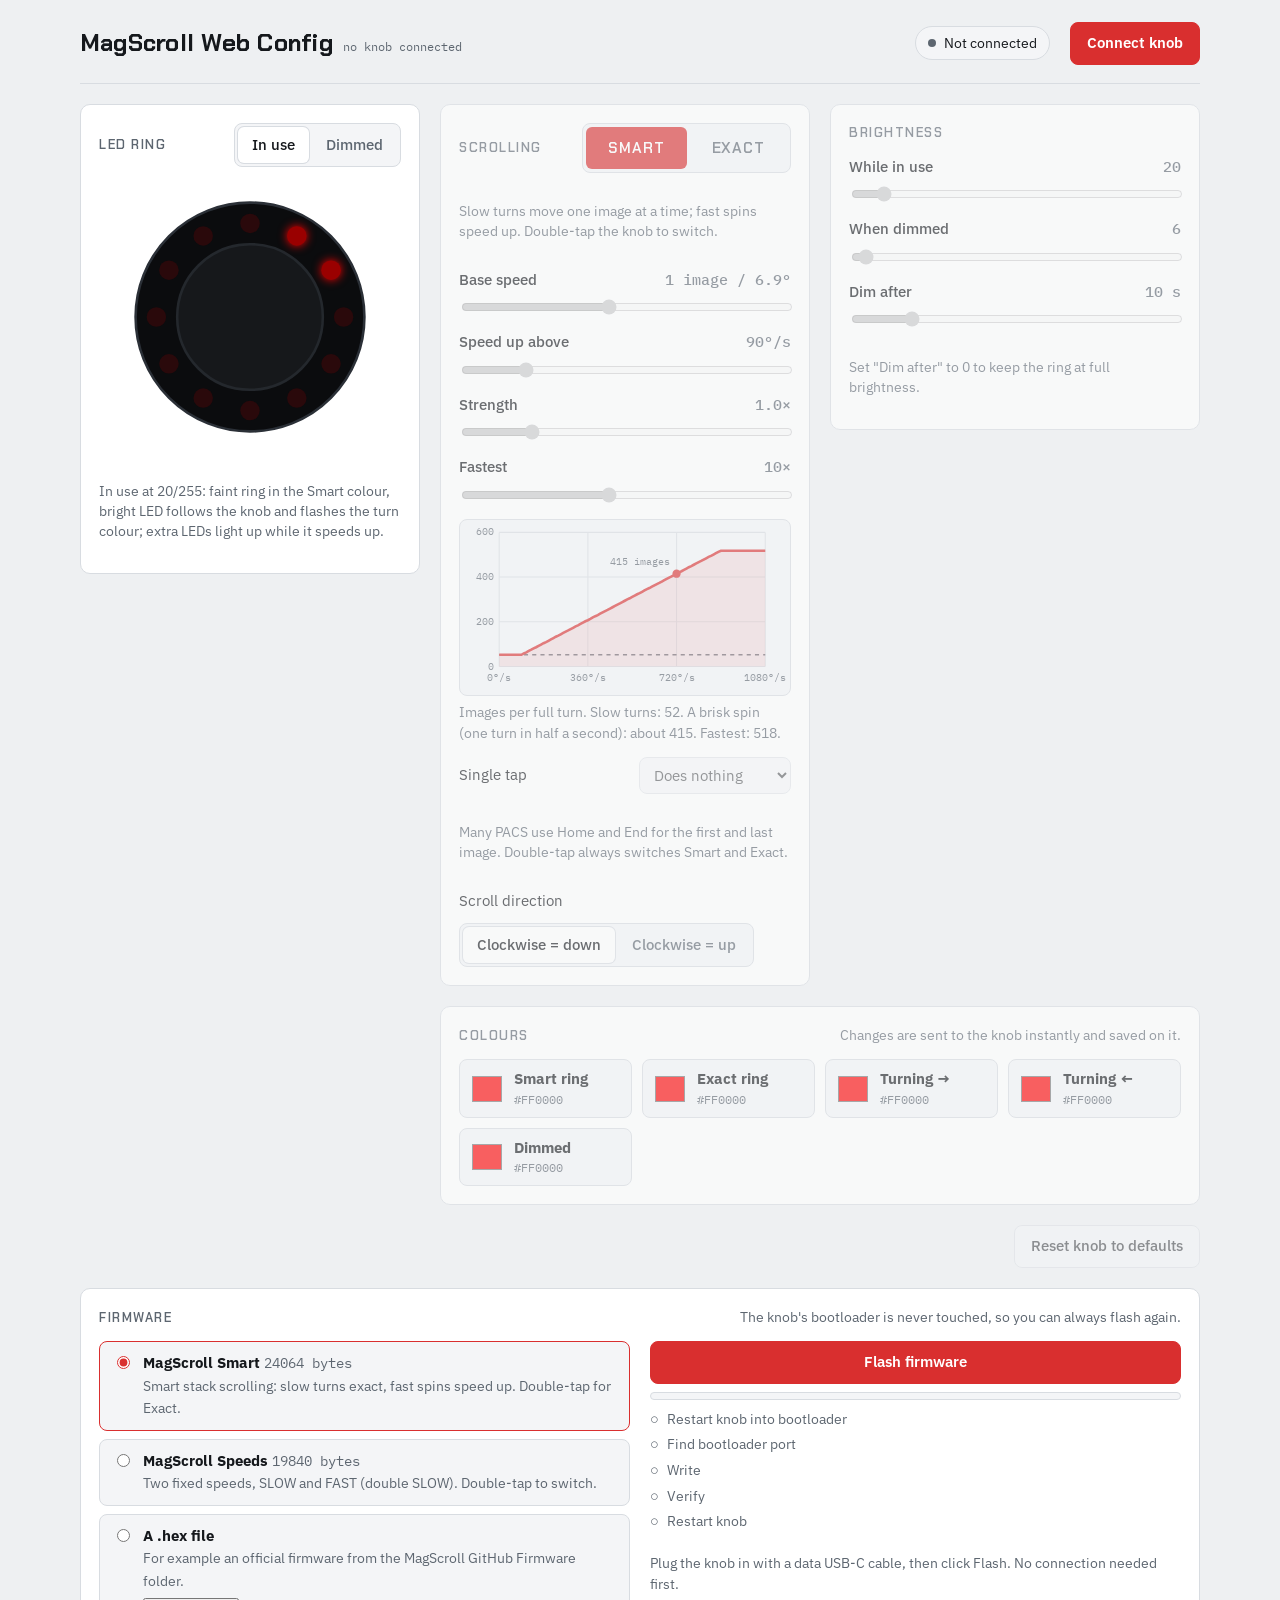
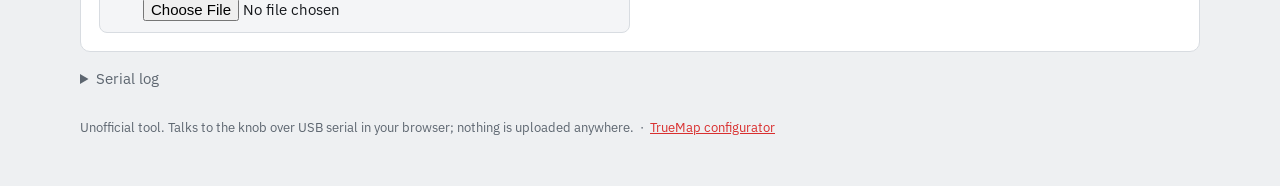
<file: magscroll.html>
<!doctype html>
<html lang="en">
<head>
<meta charset="utf-8">
<meta name="viewport" content="width=device-width, initial-scale=1, viewport-fit=cover">
<title>MagScroll Web Config</title>
<link rel="preconnect" href="https://fonts.googleapis.com">
<link rel="stylesheet" href="https://fonts.googleapis.com/css2?family=Chakra+Petch:wght@500;600;700&family=IBM+Plex+Sans:wght@400;500;600&family=IBM+Plex+Mono:wght@400;500&display=swap">
<style>
/* Layout: instrument panel — ring preview on the left like the physical knob, control modules on the right, firmware + log below. */
:root {
  --bg: #0f1113;           /* panel */
  --surface: #171a1d;      /* modules */
  --raised: #20242a;       /* inputs */
  --line: #2b3037;
  --fg: #e7e9ec;
  --muted: #9aa3ad;
  --accent: #ff4d4d;       /* LED red */
  --accent-ink: #1a0606;
  --ok: #4fd28a;
  --warn: #f5b84a;
  --bad: #ff6b6b;
  --display: "Chakra Petch", "Segoe UI", system-ui, sans-serif;
  --body: "IBM Plex Sans", "Segoe UI", system-ui, sans-serif;
  --mono: "IBM Plex Mono", ui-monospace, "Cascadia Mono", Consolas, monospace;
  --r: 10px;
  color-scheme: dark;
}
@media (prefers-color-scheme: light) { :root:not([data-theme="dark"]) {
  --bg: #eef0f2; --surface: #ffffff; --raised: #f4f5f7; --line: #d8dce1; --fg: #15181c; --muted: #5d6670;
  --accent: #d92f2f; --accent-ink: #ffffff; --ok: #1f9d5c; --warn: #b7791f; --bad: #c53030; color-scheme: light; } }
:root[data-theme="light"] {
  --bg: #eef0f2; --surface: #ffffff; --raised: #f4f5f7; --line: #d8dce1; --fg: #15181c; --muted: #5d6670;
  --accent: #d92f2f; --accent-ink: #ffffff; --ok: #1f9d5c; --warn: #b7791f; --bad: #c53030; color-scheme: light; }

* { box-sizing: border-box; }
[hidden] { display: none !important; }
html, body { margin: 0; }
body { background: var(--bg); color: var(--fg); font: 15px/1.5 var(--body);
  padding-block: 0 48px; padding-left: max(16px, env(safe-area-inset-left, 0px)); padding-right: max(16px, env(safe-area-inset-right, 0px)); }
.wrap { max-width: 1120px; margin: 0 auto; }
h1, h2 { font-family: var(--display); letter-spacing: .01em; margin: 0; text-wrap: balance; }
h1 { font-size: 1.5rem; font-weight: 700; }
h2 { font-size: .8rem; font-weight: 600; text-transform: uppercase; letter-spacing: .12em; color: var(--muted); }
a { color: var(--accent); }
button, input, select { font: inherit; color: inherit; }
:focus-visible { outline: 2px solid var(--accent); outline-offset: 2px; }

header.top { display: flex; flex-wrap: wrap; align-items: center; gap: 12px 20px; padding-block: 22px 18px; border-bottom: 1px solid var(--line); margin-bottom: 20px; }
header.top .brand { display: flex; align-items: baseline; gap: 10px; flex: 1 1 auto; min-width: 0; }
header.top .brand small { color: var(--muted); font-family: var(--mono); font-size: .75rem; }
.pill { display: inline-flex; align-items: center; gap: 8px; padding: 6px 12px; border-radius: 999px; background: var(--raised); border: 1px solid var(--line); font-size: .85rem; white-space: nowrap; }
.pill i { width: 8px; height: 8px; border-radius: 50%; background: var(--muted); }
.pill[data-state="on"] i { background: var(--ok); box-shadow: 0 0 8px var(--ok); }
.pill[data-state="busy"] i { background: var(--warn); }
.pill[data-state="err"] i { background: var(--bad); }

.btn { appearance: none; border: 1px solid var(--line); background: var(--raised); padding: 9px 16px; border-radius: 8px; cursor: pointer; font-weight: 500; }
.btn:hover:not(:disabled) { border-color: var(--muted); }
.btn.primary { background: var(--accent); border-color: var(--accent); color: var(--accent-ink); font-weight: 600; }
.btn:disabled { opacity: .45; cursor: not-allowed; }

.notice { border: 1px solid var(--line); border-left: 3px solid var(--warn); background: var(--surface); border-radius: var(--r); padding: 12px 14px; margin-bottom: 16px; }
.notice.bad { border-left-color: var(--bad); }

.grid { display: grid; grid-template-columns: minmax(260px, 340px) minmax(0, 1fr); gap: 20px; align-items: start; }
@media (max-width: 820px) { .grid { grid-template-columns: minmax(0, 1fr); } }
.module { background: var(--surface); border: 1px solid var(--line); border-radius: var(--r); padding: 18px; display: flex; flex-direction: column; gap: 14px; min-width: 0; }
.stack { display: flex; flex-direction: column; gap: 20px; min-width: 0; }
.modules { display: grid; grid-template-columns: repeat(auto-fit, minmax(min(280px, 100%), 1fr)); gap: 20px; align-items: start; }

/* ring preview */
.ring-wrap { display: grid; place-items: center; padding: 6px 0; }
#ring { width: 100%; max-width: 260px; aspect-ratio: 1; }
.seg { display: inline-flex; background: var(--raised); border: 1px solid var(--line); border-radius: 8px; padding: 3px; gap: 3px; }
.seg button { appearance: none; border: 0; background: transparent; padding: 7px 14px; border-radius: 6px; cursor: pointer; font-weight: 500; color: var(--muted); }
.seg button[aria-pressed="true"] { background: var(--surface); color: var(--fg); box-shadow: 0 0 0 1px var(--line); }
.seg.big button { padding: 10px 22px; font-family: var(--display); font-weight: 600; letter-spacing: .06em; }
.seg.big button[aria-pressed="true"] { background: var(--accent); color: var(--accent-ink); box-shadow: none; }
.row { display: flex; flex-wrap: wrap; align-items: center; justify-content: space-between; gap: 10px; }
.caption { color: var(--muted); font-size: .85rem; }
.mono { font-family: var(--mono); font-variant-numeric: tabular-nums; }

/* sliders */
.field { display: grid; gap: 6px; }
.field label { display: flex; justify-content: space-between; gap: 10px; font-weight: 500; }
.field label output { font-family: var(--mono); color: var(--muted); font-variant-numeric: tabular-nums; }
input[type=range] { width: 100%; accent-color: var(--accent); }
.smart-only { display: grid; gap: 14px; }
.smart-only[data-off="true"] { opacity: .45; }
.curve { margin: 0; display: grid; gap: 6px; }
#curve { width: 100%; height: auto; background: var(--raised); border: 1px solid var(--line); border-radius: 8px; }
#curve text { fill: var(--muted); font: 10px var(--mono); }
#curve .grid { stroke: var(--line); stroke-width: 1; }
#curve .exact { stroke: var(--muted); stroke-width: 1.5; stroke-dasharray: 4 4; fill: none; }
#curve .smart { stroke: var(--accent); stroke-width: 2.5; fill: none; }
#curve .area { fill: var(--accent); opacity: .12; }
#curve .dot { fill: var(--accent); }
.select { background: var(--raised); border: 1px solid var(--line); border-radius: 8px; padding: 7px 10px; }
.speeds { display: grid; grid-template-columns: 1fr 1fr; gap: 10px; }
.speed { background: var(--raised); border: 1px solid var(--line); border-radius: 8px; padding: 10px 12px; }
.speed b { font-family: var(--display); letter-spacing: .08em; font-size: .8rem; color: var(--muted); }
.speed .v { font-family: var(--mono); font-size: 1.35rem; font-variant-numeric: tabular-nums; }
.speed[data-active="true"] { border-color: var(--accent); }

/* colours */
.colors { display: grid; grid-template-columns: repeat(auto-fill, minmax(min(140px, 100%), 1fr)); gap: 10px; }
.color { display: flex; align-items: center; gap: 10px; background: var(--raised); border: 1px solid var(--line); border-radius: 8px; padding: 8px 10px; cursor: pointer; min-width: 0; }
.color input[type=color] { width: 34px; height: 34px; border: 0; padding: 0; background: none; cursor: pointer; flex: none; }
.color span { display: grid; min-width: 0; }
.color small { font-family: var(--mono); color: var(--muted); font-size: .75rem; }

/* firmware */
.fw-choices { display: grid; gap: 8px; min-width: 0; align-content: start; }
.choice > span { min-width: 0; }
#hexFile { width: 100%; }
.choice { display: flex; gap: 10px; align-items: flex-start; background: var(--raised); border: 1px solid var(--line); border-radius: 8px; padding: 10px 12px; cursor: pointer; }
.choice:has(input:checked) { border-color: var(--accent); }
.choice input { margin-top: 4px; accent-color: var(--accent); }
.progress { height: 8px; background: var(--raised); border-radius: 99px; overflow: hidden; border: 1px solid var(--line); }
.progress > div { height: 100%; width: 0; background: var(--accent); transition: width .15s; }
.steps { list-style: none; margin: 0; padding: 0; display: grid; gap: 4px; font-size: .9rem; }
.steps li { display: flex; gap: 8px; color: var(--muted); }
.steps li::before { content: "○"; font-family: var(--mono); }
.steps li[data-s="run"] { color: var(--fg); } .steps li[data-s="run"]::before { content: "◐"; color: var(--warn); }
.steps li[data-s="ok"] { color: var(--fg); } .steps li[data-s="ok"]::before { content: "●"; color: var(--ok); }
.steps li[data-s="err"] { color: var(--bad); } .steps li[data-s="err"]::before { content: "✕"; }
#bootPick { border: 1px dashed var(--accent); border-radius: 8px; padding: 12px; display: grid; gap: 8px; }

details.log summary { cursor: pointer; color: var(--muted); }
#log { margin: 10px 0 0; max-height: 220px; overflow: auto; background: var(--raised); border: 1px solid var(--line); border-radius: 8px; padding: 10px; font: 12px/1.5 var(--mono); white-space: pre-wrap; word-break: break-word; }
.tx { color: var(--accent); } .rx { color: var(--ok); }
fieldset { border: 0; padding: 0; margin: 0; min-width: 0; }
fieldset:disabled .module { opacity: .6; }
footer { margin-top: 28px; color: var(--muted); font-size: .8rem; }
@media (prefers-reduced-motion: reduce) { * { transition: none !important; } }
</style>
</head>
<body>
<div class="wrap">
  <header class="top">
    <div class="brand"><h1>MagScroll Web Config</h1><small id="fwLabel">no knob connected</small></div>
    <span class="pill" id="status" data-state="off"><i></i><span id="statusText">Not connected</span></span>
    <button class="btn primary" id="connectBtn">Connect knob</button>
  </header>

  <div class="notice bad" id="noSerial" hidden>
    This browser can't talk to USB serial devices. Open this page in <b>Chrome</b> or <b>Edge</b> on a desktop computer.
    If it's open from a file or a website, that's fine; it can't run inside an embedded preview.
  </div>
  <div class="notice" id="officialNote" hidden>
    This knob is running the <b>official</b> firmware. Colours, sensitivity and brightness work; speed presets, scroll direction
    and reading back settings need the custom firmware (flash it below).
  </div>

  <div class="grid">
    <!-- ring preview -->
    <section class="module" aria-labelledby="pvH">
      <div class="row"><h2 id="pvH">LED ring</h2>
        <div class="seg" role="group" aria-label="Preview state">
          <button id="pvActive" aria-pressed="true">In use</button><button id="pvDim" aria-pressed="false">Dimmed</button>
        </div>
      </div>
      <div class="ring-wrap"><svg id="ring" viewBox="0 0 200 200" role="img" aria-label="Preview of the 12-LED ring"></svg></div>
      <p class="caption" id="pvCaption">12 LEDs. The bright one follows the knob; it flashes the turn colour while scrolling.</p>
    </section>

    <fieldset id="controls" disabled>
      <div class="stack">
        <div class="modules">
          <!-- scrolling -->
          <section class="module" aria-labelledby="spH">
            <div class="row"><h2 id="spH">Scrolling</h2>
              <div class="seg big" role="group" aria-label="Scroll mode">
                <button id="spSlow" aria-pressed="true">SMART</button><button id="spFast" aria-pressed="false">EXACT</button>
              </div>
            </div>
            <p class="caption" id="modeCaption">Slow turns move one image at a time; fast spins speed up. Double-tap the knob to switch.</p>
            <div class="field">
              <label for="sens"><span id="sensLabel">Base speed</span> <output id="sensOut">1 image / 6.9°</output></label>
              <input type="range" id="sens" min="1" max="10" value="5">
            </div>
            <div class="smart-only" id="smartBox">
              <div class="field"><label for="thr">Speed up above <output id="thrOut">90°/s</output></label><input type="range" id="thr" min="30" max="360" step="10" value="90"></div>
              <div class="field"><label for="gain">Strength <output id="gainOut">1.0×</output></label><input type="range" id="gain" min="5" max="30" value="10"></div>
              <div class="field"><label for="cap">Fastest <output id="capOut">10×</output></label><input type="range" id="cap" min="2" max="20" value="10"></div>
            </div>
            <figure class="curve">
              <svg id="curve" viewBox="0 0 320 170" role="img" aria-label="Images per full turn against turn speed"></svg>
              <figcaption class="caption" id="curveCaption"></figcaption>
            </figure>
            <div class="row" id="tapRow"><label for="tap">Single tap</label>
              <select id="tap" class="select">
                <option value="0">Does nothing</option><option value="1">Home key</option><option value="2">End key</option><option value="3">Home, then End</option>
              </select>
            </div>
            <p class="caption" id="tapNote">Many PACS use Home and End for the first and last image. Double-tap always switches Smart and Exact.</p>
            <div class="row"><span>Scroll direction</span>
              <div class="seg" role="group" aria-label="Scroll direction">
                <button id="dirNorm" aria-pressed="true">Clockwise = down</button><button id="dirInv" aria-pressed="false">Clockwise = up</button>
              </div>
            </div>
          </section>

          <!-- brightness -->
          <section class="module" aria-labelledby="brH">
            <h2 id="brH">Brightness</h2>
            <div class="field"><label for="bright">While in use <output id="brightOut">20</output></label><input type="range" id="bright" min="0" max="255" value="20"></div>
            <div class="field"><label for="dimBright">When dimmed <output id="dimBrightOut">6</output></label><input type="range" id="dimBright" min="0" max="255" value="6"></div>
            <div class="field"><label for="dimDelay">Dim after <output id="dimDelayOut">10 s</output></label><input type="range" id="dimDelay" min="0" max="60" value="10"></div>
            <p class="caption">Set "Dim after" to 0 to keep the ring at full brightness.</p>
          </section>
        </div>

        <!-- colours -->
        <section class="module" aria-labelledby="coH">
          <div class="row"><h2 id="coH">Colours</h2><span class="caption">Changes are sent to the knob instantly and saved on it.</span></div>
          <div class="colors" id="colors"></div>
        </section>

        <div class="row" style="justify-content:flex-end">
          <span class="caption" id="saveState"></span>
          <button class="btn" id="resetBtn">Reset knob to defaults</button>
        </div>
      </div>
    </fieldset>
  </div>

  <!-- firmware -->
  <section class="module" style="margin-top:20px" aria-labelledby="fwH">
    <div class="row"><h2 id="fwH">Firmware</h2><span class="caption">The knob's bootloader is never touched, so you can always flash again.</span></div>
    <div class="modules">
      <div class="fw-choices">
        <label class="choice"><input type="radio" name="fw" id="fwBuiltIn" value="builtin" checked>
          <span><b>MagScroll Smart</b> <span class="caption mono" id="builtinSize"></span><br><span class="caption">Smart stack scrolling: slow turns exact, fast spins speed up. Double-tap for Exact.</span></span></label>
        <label class="choice"><input type="radio" name="fw" id="fwSpeeds" value="speeds">
          <span><b>MagScroll Speeds</b> <span class="caption mono" id="speedsSize"></span><br><span class="caption">Two fixed speeds, SLOW and FAST (double SLOW). Double-tap to switch.</span></span></label>
        <label class="choice"><input type="radio" name="fw" id="fwFile" value="file">
          <span><b>A .hex file</b><br><span class="caption">For example an official firmware from the MagScroll GitHub Firmware folder.</span>
          <input type="file" id="hexFile" accept=".hex" style="margin-top:6px;max-width:100%"></span></label>
      </div>
      <div class="fw-choices">
        <button class="btn primary" id="flashBtn">Flash firmware</button>
        <div class="progress" aria-hidden="true"><div id="bar"></div></div>
        <ul class="steps" id="steps">
          <li data-k="reset">Restart knob into bootloader</li>
          <li data-k="find">Find bootloader port</li>
          <li data-k="write">Write</li>
          <li data-k="verify">Verify</li>
          <li data-k="done">Restart knob</li>
        </ul>
        <div id="bootPick" hidden>
          <span>Windows gave the bootloader a new port. Click below and pick <b>Arduino Leonardo bootloader</b> (or the newest port) within <b id="bootSecs">8</b> seconds.</span>
          <button class="btn primary" id="bootPickBtn">Select bootloader port</button>
        </div>
        <p class="caption" id="flashMsg">Plug the knob in with a data USB-C cable, then click Flash. No connection needed first.</p>
      </div>
    </div>
  </section>

  <details class="log" style="margin-top:16px"><summary>Serial log</summary><pre id="log"></pre></details>
  <footer>Unofficial tool. Talks to the knob over USB serial in your browser; nothing is uploaded anywhere. &nbsp;·&nbsp; <a href="index.html">TrueMap configurator</a></footer>
</div>

<script id="builtinHex" type="text/plain">:100000000C943D010C94C2130C949B130C94741328
:100010000C944D130C9465010C9465010C942613FB
:100020000C9465010C9465010C94E9130C9458141C
:100030000C9465010C9465010C9465010C946501A8
:100040000C9465010C9465010C9465010C94650198
:100050000C9465010C9465010C9465010C94DC1200
:100060000C9465010C948B110C9465110C94650132
:100070000C9465010C9465010C9465010C94650168
:100080000C948A160C9465010C9465010C9465011E
:100090000C94BD110C9465010C9465010C946501E0
:1000A0000C9465010C9465010C946501080B000229
:1000B0000202000009040000010202000005240001
:1000C0001001052401010104240206052406000193
:1000D0000705810310004009040100020A00000026
:1000E00007050202400000070583024000000403E8
:1000F000090412010002EF0201400912534D0001F0
:1001000001020301486179726954656368004D61B9
:10011000675363726F6C6C000000000024002700BE
:100120002A002D0030000000000200090F0000032B
:100130000401000C000000000000000000000000AE
:10014000000000000000000000000000002A2B2832
:10015000000000000000000000000000000000009F
:1001600000000000002C9EB4A0A1A2A434A6A7A564
:10017000AE362D3738271E1F20212223242526B3F3
:1001800033B62EB7B89F8485868788898A8B8C8DF5
:100190008E8F909192939495969798999A9B9C9D07
:1001A0002F3130A3AD350405060708090A0B0C0DE5
:1001B0000E0F101112131415161718191A1B1C1DE7
:1001C000AFB1B0B50005010906A101850205071907
:1001D000E029E71500250175019508810295017553
:1001E0000881039506750815002573050719002970
:1001F000738100C005010902A1010901A100850167
:1002000005091901290315002501950375018102CE
:1002100095017505810305010930093109381581FA
:10022000257F750895038106C0C0040802011040AF
:10023000804010204080408008020401804020104F
:1002400002011080102040402000000000250028FE
:10025000002B002E003100040404040403040502F2
:100260000202020403020202020606060606060451
:100270000402020204041017582411241FBECFEFF9
:10028000DAE0DEBFCDBF15E0A0E0B1E0E2E7F9E5DE
:1002900002C005900D92AE36B107D9F727E0AEE661
:1002A000B5E001C01D92A43FB207E1F711E0CCE335
:1002B000D1E004C02197FE010E94CE27CB33D107A5
:1002C000C9F70E9463180C94AC2C0C9400008F9218
:1002D0009F92AF92BF92CF92DF92EF92FF92CF9315
:1002E0002091DC073091DD0782179307E8F54B0179
:1002F000AA24BB24C82DC52ED62EE72EFF24BC2D44
:10030000A42F2091E207222361F0829E4001112454
:10031000C92D2C9D60011124BD2D249FF0011124B5
:10032000AF2FE091E807E090E307F090E407309109
:10033000E507E31323C09C01220F331F820F931F95
:100340008E0D9F1DE091E507E80FF92FF11DC08389
:10035000E091E607E80FF92FF11DB0832091E70740
:10036000820F911DFC01A083CF91FF90EF90DF9051
:10037000CF90BF90AF909F908F900895880F991F56
:10038000880F991F8E0D9F1D472F552766277727AA
:10039000222349F030E0249F7001259FF00C349F08
:1003A000F00C11244F2DE80FF92FF11D4083CACF17
:1003B000CF92DF92EF92FF920F931F93CF93DF9331
:1003C0000091DC071091DD070115110569F06B0143
:1003D0007C01D0E0C0E0B701A601CE010E94670118
:1003E00021960C171D07B9F7DF91CF911F910F913F
:1003F000FF90EF90DF90CF9008951F93CF93DF93FE
:1004000011E0180F2091E2071217A1F1C091E30744
:10041000D091E407215070E060E061F08F3FF1F48B
:1004200030E050E040E06FEF7FEF80E090E00E942E
:10043000EA25B901FE014091DE075091DF07CF01A7
:100440008C1B9D0B8417950798F44081469FC00133
:10045000479F900D112490833196EDCF812F90E02E
:10046000982F88270197622F70E00E94A627E2CF7D
:100470001093E207DF91CF911F9108958091440678
:1004800090914506891B990B0895FC0180914306C4
:10049000882311F13FB7F89482E08093E90020911E
:1004A000F200822F90E01816190614F481E090E013
:1004B000882339F0289844E6409342064091F100A1
:1004C0004083222339F02091F200211103C02BE652
:1004D0002093E8003FBF08958FEF9FEF0895AF92FC
:1004E000BF92CF92DF92EF92FF920F931F93CF9321
:1004F000DF936C017B018B01040F151FEB015E0183
:10050000AE18BF08C017D10759F06991D601ED9117
:10051000FC910190F081E02DC6010995892B79F7B6
:10052000C501DF91CF911F910F91FF90EF90DF9068
:10053000CF90BF90AF90089580913A0681110DC081
:1005400082E08093360684E0809337061092390665
:100550001092380681E080933A0686E396E008958B
:10056000CF92DF92EF92FF920F931F93CF93DF937F
:100570006C01EB017B01E40EF51E10E000E0CE15EE
:10058000DF0581F069916D30D1F3D601ED91FC91D9
:100590000190F081E02DC6010995892B19F00F5FBC
:1005A0001F4FEDCFC801DF91CF911F910F91FF90A9
:1005B000EF90DF90CF9008950895DC01FB01129633
:1005C0002C911297848195812817190641F4918105
:1005D0008081813A31F49D7F81E0913009F080E0A3
:1005E00008958132E1F79B3029F482811F968C9324
:1005F00081E008959A3099F7828150968C93F8CFD4
:10060000DC01FB0188E4808389E4818384E48283C4
:100610001D969C911D979F709F5B93831D968D9156
:100620009C9124E0969587952A95E1F78F708F5BD2
:10063000848385E00895CF93DF9380912E06811106
:1006400067C081E0809321068093220627E236E08E
:100650003093240620932306109226061092250636
:1006600020E531E030931E0620931D0610922906E6
:100670001092280610922B0610922A0680932C06C0
:1006800080932D0681EC809327060E949C02FC013A
:10069000818190912106482F490F5527551F4830D9
:1006A00051059CF5A281B381109709F52DE136E043
:1006B00033832283208120931F068093200680911C
:1006C0002206820F808320912306A22FB091240658
:1006D0008A2F821B8917C8F481813D91C82FD0E0F1
:1006E000C15CDE4F38838F5F8183F2CFD9011896CA
:1006F0002D913C91199721153105C1F72DE136E077
:1007000019963C932E931897D5CF81E080932E06AF
:100710008DE196E0DF91CF9108952091F805260FA5
:100720003327331F21323105ECF42091B006FC0150
:1007300090E080E0243069F082E00895A091F8050F
:100740002191AC014A525A4FA40FB52FB11D2C93E1
:100750000196861798F38091F805680F6093F80565
:1007600080E0089581E00895089508950895E09146
:10077000450680914406E81730F4F0E0E057F94F61
:10078000808190E008958FEF9FEF08959091450646
:10079000809144062FEF3FEF981748F4E92FF0E0DF
:1007A000E057F94F208130E09F5F90934506C901E3
:1007B0000895CF92DF92EF92FF920F931F93CF9302
:1007C000DF937C01CB018A0120914606222389F028
:1007D000EB016B01C40ED51ECC15DD0569F06991E6
:1007E000D701ED91FC910190F081E02DC7010995B1
:1007F000F3CF642F0E948D03C801DF91CF911F9129
:100800000F91FF90EF90DF90CF900895CF93DF93FB
:100810001F92CDB7DEB76983209146062223F9F0F7
:1008200020916906203258F021E030E0FC0133834A
:10083000228390E080E00F90DF91CF910895809126
:100840004706E82FF0E0E85BF94F998190838F5FCE
:10085000809347068093690681E090E0ECCF61E0E9
:10086000CE0101960E948D03F7CF90E080E00895BD
:10087000282F30E0F901EA5DFE4F9491F901E65D21
:10088000FD4F8491295A3D4FF9012491222309F407
:1008900030C09923E9F091509F30D0F4E92FF0E077
:1008A000EC5AFB4F0C94CE278204860463047A042E
:1008B0007E0468046804680489048F049304970420
:1008C0009D046804A104909180009F77909380001C
:1008D000E22FF0E0EE0FFF1FE75BFD4FA591B49113
:1008E0009FB7F894EC91611132C080958E238C9360
:1008F0009FBF0895909180009F7DE8CF90918000E8
:10090000977FE4CF94B59F7794BDE2CF94B59F7D58
:10091000FBCF909190009F7790939000D9CF9091CA
:1009200090009F7DF9CF90919000977FF5CF9091A7
:10093000C0009F779093C000CBCF9091C0009F7D67
:10094000F9CF9091C200977F9093C200C1CF8E2BB8
:10095000CECF1092B00681E080938F0610928A0667
:1009600061E082E00E94380461E083E00E94380484
:10097000E9EBF0E080818E7F808380818D7F8083B2
:1009800088E48093B80085E48093BC000895CF93F9
:10099000DF9391E09093D5058823B9F0C091B8001A
:1009A000D091BA008091BC008A7B8093BC0060E04B
:1009B00082E00E94380460E083E00E9438040E94D4
:1009C000A904D093BA00C093B800DF91CF910895E5
:1009D000CF93DF9390E0FC01E65DFD4F2491895AAF
:1009E0009D4FFC0184918823D1F090E0880F991FDE
:1009F000FC01E85EFE4FA591B491FC01E75BFD4F61
:100A0000C591D49161110EC09FB7F8948C91E22FDB
:100A1000E0958E238C932881E223E8839FBFDF91AA
:100A2000CF9108958FB7F894EC91E22BEC938FBFA0
:100A3000F6CF3FB7F8948091D1059091D205A0915F
:100A4000D305B091D40526B5A89B05C02F3F19F05A
:100A50000196A11DB11D3FBFBA2FA92F982F88273E
:100A6000BC01CD01620F711D811D911D42E0660F19
:100A7000771F881F991F4A95D1F708950F931F93E9
:100A8000CF93DF93CDB7DEB729970FB6F894DEBFCB
:100A90000FBECDBF8091E3079091E407892B09F445
:100AA0007CC00E9419050091E9071091EA07209186
:100AB000EB073091EC07601771078207930740F44A
:100AC0006093E9077093EA078093EB079093EC0734
:100AD0000091E9071091EA072091EB073091EC07AC
:100AE000601B710B820B930B6C3271408105910579
:100AF000C0F2F8948091DE079091DF079A83898392
:100B0000E091E307F091E407DF0111968081898786
:100B10009091DA07E091ED07F091EE078091EF07F1
:100B2000992309F445C09081982B988790818095EE
:100B300089238F838F818C8388E08B8358856F8195
:100B400049853B812C8189819A81508347FD252FDE
:100B50003A952083262F39F0441F00C0000060839F
:100B6000000000C0F2CF38E04D9160830000019793
:100B700061F7F093EE07E093ED0749873B832C8301
:100B80009A83898378940E9419056093E90770938A
:100B9000EA078093EB079093EC0729960FB6F89439
:100BA000DEBF0FBECDBFDF91CF911F910F91089592
:100BB0009081982B98879081809589238F838F814E
:100BC0008E8388E08D8358856F8149853D812E8194
:100BD00089819A81508347FD252F00C000C0208362
:100BE00000C000C000C000C000C060830000262F0D
:100BF0003A9541F0441F000000C000C000C000C092
:100C000000C0E8CF38E04D9100C0608300C001977C
:100C100009F7F093EE07E093ED0749873D832E83B4
:100C2000AFCFCF92DF92EF92FF920F931F93CF93AC
:100C3000DF93D82FC62F613208F098C00E941905A3
:100C40006B017C018091B00681116BC081E08093C3
:100C5000B00680938F069FEF90938E0610928D06BC
:100C60009C0F90938C0680938B0680918B06DD0FF2
:100C7000D82BD0938B0680918A06813009F078C0FA
:100C800010928A060E9419056B017C0180918B06E7
:100C90008093BB008091B2069091B306A091B406F8
:100CA000B091B506892B8A2B8B2BA1F00E941905D8
:100CB0000091B2061091B3062091B4063091B506AA
:100CC0006C197D098E099F09061717072807390730
:100CD00008F448C08091BC0083FDD8CF85EC809398
:100CE000BC000E9419056B017C018091B006813027
:100CF00009F440C080918D068C1710F4C0918D06C8
:100D0000EAE6F6E0A0E9B6E080E08C1355C08C2F4F
:100D1000DF91CF911F910F91FF90EF90DF90CF90D7
:100D200008958091B2069091B306A091B406B09157
:100D3000B506892B8A2B8B2B09F484CF0E941905C9
:100D40000091B2061091B3062091B4063091B50619
:100D50006C197D098E099F0906171707280739079F
:100D600008F070CF8091B1060E94C704C0E0CFCFD9
:100D700085EEB5CF8091B2069091B306A091B406EE
:100D8000B091B506892B8A2B8B2B09F4AECF0E942C
:100D900019050091B2061091B3062091B406309166
:100DA000B5066C197D098E099F09061717072807D4
:100DB000390708F09ACFD6CF91919D938F5FA5CF39
:100DC0008F929F92AF92BF92CF92DF92EF92FF925B
:100DD0000F931F93CF93DF93D0916906D13208F020
:100DE000D7C0182FC09168060E9419056B017C01BD
:100DF0008091B00681116BC082E08093B0061093A1
:100E00008F068FEF80938E0610928D06D0938C06FE
:100E1000A8E4B6E0EAE6F6E080E0D81391C01092CC
:100E20008B0680918B06CC0FC82BC0938B068091CC
:100E30008A06813009F088C010928A060E9419053E
:100E40006B017C0180918B068093BB008091B20680
:100E50009091B306A091B406B091B506892B8A2B68
:100E60008B2BA1F00E9419050091B2061091B306D8
:100E70002091B4063091B5066C197D098E099F0941
:100E8000061717072807390708F442C08091BC00ED
:100E900083FDD8CF85EC8093BC000E9419056B01BF
:100EA0007C018091B006823009F450C080918E069A
:100EB0008F3F09F46FC080918E06803209F46CC0B8
:100EC00080918E06803309F469C084E026C0809149
:100ED000B2069091B306A091B406B091B506892BE5
:100EE0008A2B8B2B09F484CF0E9419058090B206BF
:100EF0009090B306A090B406B090B5066C197D0929
:100F00008E099F0986169706A806B90608F070CFC5
:100F10008091B1060E94C70485E0109247061092A6
:100F2000690610924606DF91CF911F910F91FF90B5
:100F3000EF90DF90CF90BF90AF909F908F900895EB
:100F40009D9191938F5F69CF85EEA5CF8091B20679
:100F50009091B306A091B406B091B506892B8A2B67
:100F60008B2B09F49ECF0E9419050091B2061091B7
:100F7000B3062091B4063091B5066C197D098E092F
:100F80009F09061717072807390708F08ACFC0CF2F
:100F900081E0C3CF80E0C1CF82E0BFCF83E0BDCF8F
:100FA0008F929F92AF92BF92CF92DF92EF92FF9279
:100FB0004B015C010E9419056B017C010E9419051F
:100FC0006C197D098E099F09683E73408105910562
:100FD000A8F321E0821A9108A108B10888EEC80E92
:100FE00083E0D81EE11CF11C81149104A104B1041A
:100FF00029F7FF90EF90DF90CF90BF90AF909F9038
:101000008F9008952FB7F8946091CD057091CE051B
:101010008091CF059091D0052FBF0895FC01538D8D
:10102000448D252F30E0842F90E0821B930B5417C2
:1010300010F0CF96089501970895FC01918D828D4F
:10104000981761F0A28DAE0FBF2FB11D5D968C91E8
:10105000928D9F5F9F73928F90E008958FEF9FEF27
:101060000895FC01918D828D981731F0828DE80FE3
:10107000F11D858D90E008958FEF9FEF0895FC019D
:10108000918D228D892F90E0805C9F4F821B91096A
:101090008F739927089586EB96E00E943F0821E020
:1010A000892B09F420E0822F0895FC01A48DA80F5C
:1010B000B92FB11DA35ABF4F2C91848D90E001969A
:1010C0008F739927848FA689B7892C93A089B189BA
:1010D0008C9182748C93938D848D981306C00288B2
:1010E000F389E02D80818F7D80830895EF92FF92B8
:1010F0000F931F93CF93DF93EC0181E0888F9B8D3B
:101100008C8D981319C0E889F989808185FF14C0F6
:101110009FB7F894EE89FF896083E889F989808117
:10112000827480839FBF81E090E0DF91CF911F9117
:101130000F91FF90EF900895F62E0B8D10E00F5F4A
:101140001F4F0F731127E02E8C8D8E110CC00FB620
:1011500007FCFACFE889F989808185FFF5CFCE01B8
:101160000E945508F1CFEB8DEC0FFD2FF11DE35AD6
:10117000FF4FF0829FB7F8940B8FEA89FB8980813B
:101180008062CFCFCF93DF93EC01888D8823B9F0B5
:10119000AA89BB89E889F9898C9185FD03C0808182
:1011A00086FD0DC00FB607FCF7CF8C9185FFF2CFFF
:1011B000808185FFEDCFCE010E945508E9CFDF91F8
:1011C000CF91089580E090E0892B29F00E944B0890
:1011D00081110C9400000895089540918905509163
:1011E0008A05209187053091880542175307B4F48A
:1011F0009091E8009570E1F39091E80092FD19C09C
:101200008093F1008091890590918A0501968F73F2
:101210009927892B19F48EEF8093E8008091890536
:1012200090918A05019690938A058093890581E0C3
:10123000089580E00895DF92EF92FF920F931F933D
:10124000CF93DF93D82E8A01EB017B01E40EF51ECC
:10125000CE15DF0559F0D7FE12C0FE0184910E9421
:10126000ED0821968111F4CF0FEF1FEFC801DF9138
:10127000CF911F910F91FF90EF90DF90089588819B
:10128000EECFEF92FF920F931F93CF93DF93FB016B
:101290002081213871F52381223259F5DC01129623
:1012A0004C91248135814217130619F5EC010B8509
:1012B0001C85F12CE12C0115110589F0F801448100
:1012C00055816281738180E80E941B098F3F9807D6
:1012D00049F0E80EF91ED8010D911C91ECCF81E088
:1012E0008F87C701DF91CF911F910F91FF90EF90F2
:1012F000089590E080E0F6CFCF93DF93CDB7DEB7CF
:1013000069970FB6F894DEBF0FBECDBFFC01DB01BD
:101310008C918F5F8C939E012D5F3F4F8DE0D901A3
:101320001D928A95E9F729E0298384E08A8391E078
:101330009D8383E08E832A8721E22B879C879D876C
:101340009F8722E2288B27E02B8B25E02C8B8E8B2E
:1013500020E430E0388F2F8B998F82818B839585A5
:101360008685998B8A8B838180688D8B49E150E0DB
:10137000BE016F5F7F4F80E00E941B0969960FB628
:10138000F894DEBF0FBECDBFDF91CF9108950F93CC
:101390001F93CF93DF931F92CDB7DEB782E089838F
:1013A00042E450E06CEA70E080E80E941B090E9471
:1013B0009C02DC0112960D911C910115110589F01A
:1013C000D801ED91FC910280F381E02DBE016F5FA9
:1013D0007F4FC801099597FD04C0F801008511856C
:1013E000ECCF89810F90DF91CF911F910F910895DC
:1013F0002FB7F89487708093E9009091E800892FC7
:10140000807295FF04C09091F20080E4891B2FBF89
:1014100008957F928F929F92AF92BF92CF92DF9268
:10142000EF92FF920F931F93CF93DF93C82E8B0100
:101430007A0180914306811110C08FEF9FEFDF91F9
:10144000CF911F910F91FF90EF90DF90CF90BF90C1
:10145000AF909F908F907F90089580918D0580FF31
:1014600005C08091E00082608093E000CE2DDF2DEA
:10147000D12C8AEFB82E8C2D8770982E8C2D8072EF
:10148000882E8C2D8074782E9AE3A92E209719F43B
:10149000DD2009F452C08C2D0E94F80981110AC088
:1014A000BA94BB2051F261E070E080E090E00E94CD
:1014B000D007ECCF8C171D0611F00CF08C2F9FB7C6
:1014C000F8949092E9002091E80025FD02C09FBFAA
:1014D000DDCF282F30E0C21BD30B882029F08150AC
:1014E000A0F01092F100FBCFF801C7FC0AC08150B8
:1014F00050F041914093F100FACF44914093F100B4
:1015000031968150D0F7020F131FDD2021F0A092F9
:10151000E800D12CDCCF8091E80085FD07C0A092C7
:10152000E800DD24D394209791F2F3CF209779F649
:10153000772069F2A092E800CACF5D9884E6809394
:101540008C05C7017CCFAF92BF92CF92DF92EF9212
:10155000FF920F931F93CF93DF931F92CDB7DEB708
:101560007C0169836A01590141E050E0BE016F5F6F
:101570007F4FFC0183810E94090A8C0197FD0BC0FB
:10158000F7018381A501B60180640E94090A080F52
:10159000191F97FD8C01C8010F90DF91CF911F910A
:1015A0000F91FF90EF90DF90CF90BF90AF90089594
:1015B000CF93DF93EC01683858F168588E81861715
:1015C000D1F08F818617B9F088858617A1F08985BB
:1015D000861789F08A85861771F08B85861759F0F2
:1015E000FE01369690E080E02191211147C08C0FDA
:1015F0009D1FFC0166830E941B03AE014C5F5F4F81
:1016000028E030E062E00E94A30A81E090E01FC081
:10161000862F90E067FF0EC0FC01E058F10921E041
:1016200030E001C0220FEA95EAF78C81822B8C838F
:1016300060E0C4CFEC85FD85E80FF91F649161116E
:1016400009C081E090E09B838A8390E080E0DF9195
:10165000CF910895862F807C803C49F48C818064F2
:101660008C836F73623309F0A9CF64E6A7CF67FF5D
:10167000F9CF8C8182608C836F77F4CF01968630AE
:10168000910509F0B1CFDDCFCF93DF93EC0168383E
:10169000E0F06858FE0186E0662321F096819613FB
:1016A00001C01682815031968111F6CF0E941B0332
:1016B000AE014C5F5F4F28E030E062E00E94A30A79
:1016C00081E090E0DF91CF910895862F90E067FF51
:1016D0000FC0FC01E058F10981E090E001C0880FE3
:1016E000EA95EAF780959C8189238C8360E0D2CFCC
:1016F000EC85FD85E80FF91F649190E080E066239A
:1017000009F3862F807C803C49F48C818F7B8C830D
:101710006F73623309F0BECF64E6BCCF67FFF9CFC9
:101720008C818D7F8C836F77F4CFEF92FF921F9324
:10173000CF93DF93EC01162F0E94D80A7C01612F12
:10174000CE010E94440BC7019927DF91CF911F91D1
:10175000FF90EF900895615030F02091F100FC016E
:1017600020830196F8CF289884E680934206089556
:10177000CF93DF93EC0180910B01882331F083E05C
:101780000E94090A1816190634F081E090E09B8344
:101790008A8380E090E0DF91CF910895CF93DF932B
:1017A0001F92CDB7DEB76983DC01ED91FC91028019
:1017B000F381E02D41E050E0BE016F5F7F4F09955E
:1017C0000F90DF91CF91089583E08093E90080919D
:1017D000F200882319F08AE38093E800089583E0FB
:1017E0000E94F80990E00895CF93DF931F92CDB740
:1017F000DEB7FC018485958597FD08C02FEF3FEF8C
:10180000358724870F90DF91CF910895CE010196FF
:101810000E944502019719F4898190E0F3CF8FEF80
:101820009FEFF0CF0F931F930E94020860939207DF
:101830007093930780939407909395078AE897E0B5
:101840000E94F40B97FF1DC00E94020800919207AE
:10185000109193072091940730919507601B710BAD
:10186000820B930B00918E0710918F0720919007A8
:10187000309191076017710782079307F8F28FEF95
:101880009FEF1F910F9108950F931F93CF93DF93B5
:101890001F92CDB7DEB78C01FC018485958597FF3B
:1018A0000BC0CE0101960E944502019771F4898117
:1018B00090E0F80195878487F801848595850F90DD
:1018C000DF91CF911F910F9108958FEF9FEFF1CF8F
:1018D000FC018485958597FD0BC09FB7F89482E045
:1018E0008093E9008091F2009FBF90E001960895F7
:1018F0009FB7F89482E08093E9008091F2009FBF47
:1019000090E00895CF93C62F91E09093460693E51B
:10191000909368061092470610926906682F8EE72A
:1019200097E00E9406046C2F8EE797E00E94060461
:1019300081E0CF910C94E0060E9402086093970525
:10194000709398058093990590939A0581E0809310
:1019500018011092C8051092C9051092CA0510927C
:10196000CB0508952091B9052150330B40E942037E
:10197000C001439F900D112469E070E00E94BA27D6
:1019800060587F4F70931A01609319016091BF05F1
:101990007091C00590E080E00E94B22460931B012A
:1019A00070931C0180931D0190931E016091C105ED
:1019B00070E090E080E00E94B42420E030E040E25B
:1019C00051E40E94E92660931F01709320018093E7
:1019D0002101909322016091C20570E090E080E0C7
:1019E0000E94B22460932301709324018093250107
:1019F0009093260181E09091BD05911180E0809344
:101A00002701109228011092290110922A011092A8
:101A10002B0110922C0110922D0110922E01109288
:101A20002F0180E090E0A0E8BFE380933001909325
:101A30003101A0933201B09333011092340110921E
:101A4000390110923A0110923B0110923C01109220
:101A50003501109236011092370110923801089525
:101A60008091BD05882349F06091A9057091AA0570
:101A70008091AB059091AC0508956091A50570919A
:101A8000A6058091A7059091A8050895E3EAF5E0E1
:101A900087EA808382E0818380E090E0AFEFB0E06E
:101AA00082839383A483B58386839783A087B1873A
:101AB00082879387A487B58786879787A08BB18B0A
:101AC000828B938BA48BB58B85E0868B84E1878B8F
:101AD00086E0808F8AE0818F128E138E2AE530E0B7
:101AE000358F248F868F878F10A2089581E0809391
:101AF000460683E5809368061092470610926906B1
:101B000060E38EE797E00E94060480E00E94E00612
:101B1000882311F080E0089561E083E50E941106BA
:101B200010924506809344068823A1F38EE797E040
:101B30000E94C6030895CF9381E08093460686E312
:101B40008093680610924706109269066CE08EE753
:101B500097E00E94060480E00E94E006882321F0BE
:101B60008FEF9FEFCF91089562E086E30E94110608
:101B70001092450680934406823091F78EE797E0F5
:101B80000E94C603C82F8EE797E00E94C60320E09C
:101B90003C2F22273F70822B932BE4CFCF93DF93F0
:101BA000EC0188819981009711F00E9477281982B1
:101BB00018821D821C821B821A82DF91CF910895A8
:101BC000FC0180819181009711F00C947728089591
:101BD000CF938091BA050E94FD01C0E08091BD05C0
:101BE0008C1710F10E94300D0E94D8010E943E0512
:101BF00066E970E080E090E00E94D0074091DE0747
:101C00005091DF0770E060E08091E3079091E40776
:101C10000E94CE290E943E0566E970E080E090E0D7
:101C20000E94D007CF5FDACF81E080931801CF9177
:101C30000895CF93DF93FC012481358162177307E8
:101C400088F49B01C081D18160E270E0CE01820FF7
:101C5000931F0E94D529009729F08C1B9D0BDF91C3
:101C6000CF9108958FEF9FEFFACFFB0101900020F5
:101C7000E9F73197AF01461B570BDC01ED91FC9161
:101C80000280F381E02D09948F929F92AF92BF92D0
:101C9000EF92FF920F931F93CF93DF93CDB7DEB7F1
:101CA000A1970FB6F894DEBF0FBECDBF7C01FA013D
:101CB000CB0119A2223008F42AE08E010F5D1F4FDC
:101CC000822E912CB12CA12CBF01A50194010E9460
:101CD0004B26F901CA016A300CF5605DD8016E939C
:101CE0008D01232B242B252B79F790E080E0109792
:101CF00021F0BD01C7010E94350EA1960FB6F894E0
:101D0000DEBF0FBECDBFDF91CF911F910F91FF902E
:101D1000EF90BF90AF909F908F900895695CDECF59
:101D2000CF92DF92EF92FF92CF93DF93AB01BC0192
:101D300077FF1DC06A017C016DE28AE897E00E948E
:101D4000CE0BEC0144275527BA014C195D096E09E9
:101D50007F092AE08AE897E00E94440E8C0F9D1FBD
:101D6000DF91CF91FF90EF90DF90CF9008952AE020
:101D70008AE897E0DF91CF91FF90EF90DF90CF90CE
:101D80000C94440E8F929F92AF92BF92CF92DF92AB
:101D9000EF92FF920F931F93CF93DF937C01EB01A0
:101DA0006C0182E0C80ED11C4701E5E08E0E911C4B
:101DB00010E000E0F60141916F0150E070E060E05A
:101DC0002AE0CE010E94440E5C01E881F981019075
:101DD000F081E02D6EE2CE0109958A0D9B1D080F62
:101DE000191FC814D90431F7F701458150E070E09C
:101DF00060E02AE0CE010E94440E800F911FDF9127
:101E0000CF911F910F91FF90EF90DF90CF90BF90F7
:101E1000AF909F908F900895CF93DF93D0E0C0E074
:101E2000009731F0BC018AE897E00E94350EEC0182
:101E30006AE971E08AE897E00E94350E8C0F9D1FD9
:101E4000DF91CF910895BC018AE897E00C94350E9C
:101E500085ED8093BC008091B2069091B306A0916D
:101E6000B406B091B5060796A11DB11D23E0B69545
:101E7000A795979587952A95D1F72091BC0024FDC9
:101E800003C01092B00608954091B2065091B30677
:101E90006091B4067091B506452B462B472B69F32C
:101EA0000097A105B10541F02AE22A95F1F700C09B
:101EB0000197A109B109E1CF8091B1060C94C70443
:101EC000FC0180819181009711F00C94682460E0FE
:101ED00070E0CB010895FB0144815581FC01248110
:101EE00035812417350778F080819181009759F06A
:101EF000FB01608171816115710529F00E94F02953
:101F000021E0892B09F020E0822F0895FC01248133
:101F10003581232B39F421E0FB018081882349F0AE
:101F200020E007C0808191810E94E02921E0892B77
:101F3000B9F7822F08950F931F93CF93DF93EC018E
:101F400088819981009759F02A813B8126173707AC
:101F500030F081E0DF91CF911F910F9108958B01B7
:101F60006F5F7F4F0E940029009759F09983888303
:101F70001B830A832C813D81232B59F7FC0110829E
:101F8000E8CF80E0E7CFEF92FF920F931F93CF93BC
:101F9000DF93EC017B018A01BA010E949B0F811142
:101FA0000BC0CE010E94CE0DCE01DF91CF911F91CB
:101FB0000F91FF90EF9008951D830C83B7018881E6
:101FC00099810E94E929F0CFFC01118210821382CD
:101FD000128215821482FB0101900020E9F73197EB
:101FE000AF01461B570B0C94C30FAF92BF92CF9219
:101FF000DF92EF92FF920F931F93CF93DF937C01B9
:102000006B015A0189012417350720F48B2D5901E2
:10201000042F182F6CE971E0C7010E94E40FD6016C
:102020001496CD91DC91AC16BD0620F50C171D075A
:1020300008F4E801D601ED91FC911197EC0FFD1F1A
:10204000108110826D917C916A0D7B1D6115710567
:10205000E9F0FB0101900020E9F73197AF01461B41
:10206000570BC7010E94C30FF60180819181C80FF1
:10207000D91F1883C701DF91CF911F910F91FF9056
:10208000EF90DF90CF90BF90AF900895C7010E946E
:10209000CE0DEACF4F925F926F927F928F929F9276
:1020A000AF92BF92CF92DF92EF92FF920F931F9366
:1020B000CF93DF93CDB7DEB766970FB6F894DEBF48
:1020C0000FBECDBF5C014B0129013A01EB8AFC8AAE
:1020D0000D8B1E8BCE0101960E94E40F18861F8285
:1020E0001A8619861C861B8669817A81611571059D
:1020F00031F04D815E81CE0107960E94C30F0B85A2
:102100001C850F5F1F4FB801CE0107960E949B0FE1
:10211000882309F49DC02F8138858B859C8563EACF
:1021200071E0820F931F0E94E9291C870B871E868E
:102130001D86188A1F861A8A198A6F81788561150B
:10214000710531F04B855C85CE010D960E94C30F61
:10215000CE0107960E94E00DCE0101960E94E00D8F
:10216000BE01635F7F4FC5010E946B0F10E08823A3
:1021700009F452C0F5012481358149895A89B50194
:10218000CE0101960E94F50FCE0101960E94600FCC
:10219000F6016083718382839383CE0101960E944E
:1021A000E00DF60180819181A281B38184159505AE
:1021B000A605B7054CF02B893C894D895E89281707
:1021C00039074A075B073CF58DE991E00E94230F30
:1021D000C4010E94230F85EA91E00E94230FC301EE
:1021E000B2010E94900E8FEA91E00E94230F6B894A
:1021F0007C898D899E890E94900E6AE971E08AE847
:1022000097E00E94350E8FEF9FEFDC01F60180838F
:102210009183A283B38311E0CE010D960E94E00D5D
:10222000812F66960FB6F894DEBF0FBECDBFDF914B
:10223000CF911F910F91FF90EF90DF90CF90BF90C3
:10224000AF909F908F907F906F905F904F90089588
:10225000CE0107960E94CE0D6ACFFF920F931F9377
:10226000CF93DF9303EA15E0D0E0C0E0F801F190EE
:102270008F01CE010E94D425F81621F06F2DCE01DA
:102280000E94DC252196C132D10581F7DF91CF91E3
:102290001F910F91FF9008959091BD05981751F0EF
:1022A0008093BD050E94B20C0E942D110E949C0CCF
:1022B0000E94E80D8091BD05811104C08DEB91E075
:1022C0000C940C0F81EB91E0FBCF1F920F920FB695
:1022D0000F9211242F933F934F935F936F937F93AC
:1022E0008F939F93AF93BF93EF93FF9386EB96E00B
:1022F0000E945508FF91EF91BF91AF919F918F91EF
:102300007F916F915F914F913F912F910F900FBEF1
:102310000F901F9018951F920F920FB60F921124D5
:102320002F938F939F93EF93FF93E091C606F091C5
:10233000C7068081E091CC06F091CD0682FD1BC0DE
:1023400090818091CF068F5F8F732091D006821786
:1023500041F0E091CF06F0E0EA54F94F958F809379
:10236000CF06FF91EF919F918F912F910F900FBE0C
:102370000F901F9018958081F4CF1F920F920FB687
:102380000F9211242F933F934F935F936F937F93FB
:102390008F939F93AF93BF93EF93FF938091B90077
:1023A000887F803609F44AC0F0F5883209F4A7C066
:1023B00018F5803109F49BC0B8F4882309F4F9C0FA
:1023C000883009F494C0FF91EF91BF91AF919F9134
:1023D0008F917F916F915F914F913F912F910F90CE
:1023E0000FBE0F901F901895883109F488C0803275
:1023F00051F780938E0614C0803409F49DC040F4D8
:102400008033B9F38833F9F680938E0685ECB0C03B
:10241000803509F485C0883509F496C0883499F66A
:102420000E94280FD0CF883909F48CC038F588373E
:1024300029F050F4883611F0803729F683E0809334
:10244000B00610921C0657C0883809F47BC080394A
:1024500019F0803809F0B7CF80911C06803208F05F
:1024600071C0E0911C0681E08E0F80931C06809164
:10247000BB00F0E0E450FA4F80833DC0803B39F070
:10248000E0F4803A09F479C0883A09F09CCF84E0FE
:102490008093B0061092F9051092F805E091F605C8
:1024A000F091F70509958091F80581110FC081E041
:1024B0008093F8051092D60509C0803C09F4A6CF98
:1024C000883C09F4A3CF883B09F07DCFE091F90562
:1024D00081E08E0F8093F905F0E0EA52FA4F808197
:1024E0008093BB009091F9058091F80529C08091F7
:1024F0008B068093BB0085EC8093BC0064CF9091E9
:102500008D0680918C06981758F5E0918D0681E034
:102510008E0F80938D06F0E0E659F94F8081E9CF68
:10252000E0918D0681E08E0F80938D068091BB0037
:10253000F0E0E659F94F808390918D0680918C06EA
:102540009817C8F285E8D8CFE0918D0681E08E0F0C
:1025500080938D068091BB00F0E0E659F94F8083AF
:1025600080918F0681115CCF81E080938A0684EA96
:102570008093BC001092B00626CF85EC8093BC00FF
:102580001092B00680911C06803230F4E0911C0657
:10259000F0E0E450FA4F108260911C0670E0E09188
:1025A000FA05F091FB058CEF95E0099510921C0659
:1025B0000ACF10928E0634CF1F920F920FB60F9251
:1025C00011242F933F938F939F93AF93BF93809149
:1025D000CD059091CE05A091CF05B091D005309159
:1025E000CC0523E0230F2D3758F50196A11DB11D11
:1025F0002093CC058093CD059093CE05A093CF0575
:10260000B093D0058091D1059091D205A091D305CA
:10261000B091D4050196A11DB11D8093D105909371
:10262000D205A093D305B093D405BF91AF919F91EC
:102630008F913F912F910F900FBE0F901F90189583
:1026400026E8230F0296A11DB11DD2CF1F920F9233
:102650000FB60F9211242F933F934F935F936F9375
:102660007F938F939F93AF93BF93EF93FF93E091EB
:102670001401F09115010995FF91EF91BF91AF9170
:102680009F918F917F916F915F914F913F912F918A
:102690000F900FBE0F901F9018951F920F920FB6BC
:1026A0000F9211242F933F934F935F936F937F93D8
:1026B0008F939F93AF93BF93EF93FF93E09112019A
:1026C000F09113010995FF91EF91BF91AF919F9107
:1026D0008F917F916F915F914F913F912F910F90CB
:1026E0000FBE0F901F9018951F920F920FB60F926A
:1026F00011242F933F934F935F936F937F938F9307
:102700009F93AF93BF93EF93FF93E0911001F091EC
:1027100011010995FF91EF91BF91AF919F918F9119
:102720007F916F915F914F913F912F910F900FBECD
:102730000F901F9018951F920F920FB60F921124B1
:102740002F933F934F935F936F937F938F939F93B9
:10275000AF93BF93EF93FF93E0910E01F0910F01C0
:102760000995FF91EF91BF91AF919F918F917F91CB
:102770006F915F914F913F912F910F900FBE0F90EE
:102780001F9018951F920F920FB60F9211242F933E
:102790003F934F935F936F937F938F939F93AF93E9
:1027A000BF93EF93FF93E0910C01F0910D01099518
:1027B000FF91EF91BF91AF919F918F917F916F9119
:1027C0005F914F913F912F910F900FBE0F901F90EF
:1027D00018951F920F920FB60F9211248F939F930B
:1027E0008091E1009091E100937F9093E10083FF5D
:1027F0000FC01092E90091E09093EB001092EC0072
:1028000092E39093ED001092430698E09093F000CD
:1028100082FF22C093E09093E9009091F200992307
:1028200019F09AE39093E80090918C05992341F078
:1028300090918C05915090938C05911101C05D9AF7
:1028400090914206992341F09091420691509093C5
:102850004206911101C0289A84FF18C08091E200BD
:102860008E7E81608093E2008091E1008F7E809374
:10287000E10080918D058E7E806180938D059F9112
:102880008F910F900FBE0F901F90189580FFF7CF7C
:102890008091E2008E7E80618093E2008091E10071
:1028A0008E7E8093E10080918D058E7E8160E5CFE4
:1028B0001F920F920FB60F921124CF92DF92EF92D8
:1028C000FF920F931F932F933F934F935F936F93B9
:1028D0007F938F939F93AF93BF93EF93FF93CF9388
:1028E000DF93CDB7DEB76C97DEBFCDBF1092E900A6
:1028F0008091E80083FF25C068E0CE0145960E94E4
:10290000AB0B82EF8093E8008D8987FF39C09091EF
:10291000E80090FFFCCF982F907609F034C19E8993
:102920004F89588D2F89F88C911131C0803861F50D
:1029300080918E058093F1001092F1008EEF8093CC
:10294000E8006C960FB6F894DEBF0FBECDBFDF91E6
:10295000CF91FF91EF91BF91AF919F918F917F9117
:102960006F915F914F913F912F911F910F91FF9028
:10297000EF90DF90CF900F900FBE0F901F901895A3
:102980009EEF9093E800C7CF1092F100D5CF913021
:1029900059F48111D3CF4130510581F680918E05D4
:1029A0008D7F80938E05CACF933049F48111C6CFB5
:1029B0004130510519F680918E058260F2CF953035
:1029C00041F48091E80080FFFCCF20682093E30071
:1029D000B5CF963009F0A9C00B8D1C8D22E0109266
:1029E000E90010928A0510928905F2122EC0109209
:1029F0008805109287050E94C7091F8299E0998374
:102A0000FA8291E09E8390EA98879AEF99872091C5
:102A1000890530918A05275F3F4F3C832B838D8347
:102A20001092E90010928A0510928905109388058A
:102A30000093870549E050E0BE016F5F7F4F80E063
:102A40000E941B090E94C70979CF10938805009343
:102A500087050E949C02DC0112960D911C910115C4
:102A6000110509F451C1D801ED91FC910480F58163
:102A7000E02DBE016B5E7F4FC8010995009709F0FC
:102A80003EC1F80100851185EACFF3E0FF120EC0C8
:102A90008F89882309F440C0823061F440E869E0FE
:102AA0008EE091E00E94DD16811148CF81E2809393
:102AB000EB0047CF813029F440E869E084E091E001
:102AC000F1CF833099F70E949C02DC011296ED90C1
:102AD000FC908E010F5F1F4F6801E114F10479F043
:102AE000D701ED91FC910680F781E02DB801C70177
:102AF0000995080F111DF701E084F184EECFD8018C
:102B00001C92F60101900020E9F73197BF016C1982
:102B10007D0940E0C601C6CF6EEE70E0FB01449136
:102B200050E080E80E941B0909CF973009F4BECF1E
:102B3000983021F481E08093F10000CF993009F0C2
:102B4000FDCE837009F0B2CFE0E4F1E081E031E046
:102B500096E32191222371F08093E9003093EB00FA
:102B6000DF0111972C912093EC009093ED008F5F83
:102B7000873079F78EE78093EA001092EA008F8918
:102B800080934306DBCE8B8D9C8D1092E9001092D2
:102B90008A05109289059093880580938705898D11
:102BA000811192C08E899D89913A49F4813209F050
:102BB0007DCF47E050E064E071E080E0B3CF913238
:102BC00009F074CF833269F48F89988DB0E0A0E06A
:102BD0008093000190930101A0930201B09303013F
:102BE000ADCE803269F48091E80082FFFCCF67E0CF
:102BF00084E091E00E94AB0B8BEF8093E8009ECEC7
:102C0000823209F09BCE8F8980930B01EEEFFFE7B4
:102C1000859194918B3F9C4D51F1E0E0F8E08091DB
:102C2000040190910501A0910601B0910701803B3C
:102C30009440A105B105F1F480910B0180FD1AC00B
:102C4000EE3F8AE0F80789F587E797E7918380836D
:102C50008091600080938B0588E19BE00FB6F8942B
:102C6000A895809360000FBE9093600067CEEEEF52
:102C7000FAE0D5CF808191818737974709F05ECE02
:102C8000A8958091600088618093600080918B0599
:102C900080936000EE3F2AE0F20789F08091FE0AFF
:102CA0009091FF0A9183808349CE808191818737FB
:102CB000980751F29093FF0A8093FE0AC5CF1092B5
:102CC000FF0A1092FE0A3ACE0E949C02DC01129684
:102CD0000D911C910115110509F4E8CED801ED9173
:102CE000FC910190F081E02DBE016B5E7F4FC80129
:102CF0000995811123CEF80100851185EBCF1816B7
:102D000019060CF41BCED2CEF1E0FF12BECE62EF5C
:102D100070E004CF1F920F920FB60F9211248F9381
:102D20009F93AF93BF938091830590918405A09169
:102D30008505B0918605892B8A2B8B2B81F190918B
:102D4000820580910000892780930000809183058F
:102D500090918405A0918505B091860518161906F5
:102D60001A061B069CF48091830590918405A0911E
:102D70008505B09186050197A109B1098093830566
:102D800090938405A0938505B0938605BF91AF917C
:102D90009F918F910F900FBE0F901F90189580916B
:102DA00071008D7F80937100809182059091000069
:102DB0008095892380930000E9CFEF92FF920F93D3
:102DC0001F93CF93DF93F82E192FE62E042F81E067
:102DD000860F880F0E94ED0883E00E94ED08CF2D3A
:102DE000D12FEC0EFD2EF11CCE15DF05B9F007FF3B
:102DF00013C0FE0184910E94ED08182F80E00E940C
:102E0000ED08812321968111EFCFDF91CF911F91A2
:102E10000F91FF90EF9008958881EDCF81E0F5CF7D
:102E20001092B9061092B80688EE93E0A0E0B0E0E8
:102E30008093BA069093BB06A093BC06B093BD06E0
:102E40008CE591E09093B7068093B6068DEC90E008
:102E50009093C3068093C2068CEC90E09093C506D5
:102E60008093C40688EC90E09093C7068093C606D2
:102E700089EC90E09093C9068093C8068AEC90E0B4
:102E80009093CB068093CA068EEC90E09093CD068B
:102E90008093CC061092CF061092D0061092D106E5
:102EA0001092D20610926407109263078EE691E0AA
:102EB000909362078093610780915907811113C035
:102EC000109254071092530785EC91E090935607A7
:102ED000809355078FE290E09093580780935707AF
:102EE00081E0809359070E941B03FC01A385B485F0
:102EF000109709F0CAC083E597E09487838785859A
:102F000096852091570730915807820F931F968717
:102F1000858785E491E090936E0780936D0710920A
:102F20007D0780917507811113C010927007109270
:102F30006F0784EF91E0909372078093710786E3A7
:102F400090E0909374078093730781E080937507F6
:102F50000E941B03FC01A385B485109709F0A0C053
:102F60008FE697E094878387858596852091730700
:102F700030917407820F931F96878587109281077F
:102F80001092800788EE93E0A0E0B0E08093820783
:102F900090938307A0938407B09385072AE731E0D5
:102FA00030937F0720937E0710928D0710928C0735
:102FB00080938E0790938F07A0939007B09391070B
:102FC0008CE891E090938B0780938A078FEF9FEFB7
:102FD00090939707809396071092DB071092E20771
:102FE0001092E9071092EA071092EB071092EC0793
:102FF00081E08093E8078093E5071092E60792E06E
:103000009093E7078093DA0784E290E09093DF07DC
:103010008093DE070E94DB279093E4078093E30709
:10302000009709F447C024E2FC0111922A95E9F7C0
:103030008CE090E09093DD078093DC0787E190E0DF
:103040009093E1078093E0078091DB07882341F0AC
:1030500061E087E10E94E80460E087E10E943804B3
:10306000EEE6F2E0E491F0E0EE0FFF1FE75BFD4FCC
:10307000859194919093EE078093ED07E1E4F2E05F
:10308000E491E093EF070895DC018D919C911197F5
:103090000097D1F783E597E08D939C9330CFDC01C7
:1030A0008D919C9111970097D1F78FE697E08D93C2
:1030B0009C935ACF1092DF071092DE071092DD0723
:1030C0001092DC07BBCFCF93DF93CDB7DEB7C25AE8
:1030D000D1090FB6F894DEBF0FBECDBF789484B58A
:1030E000826084BD84B5816084BD85B5826085BD04
:1030F00085B5816085BD80916E00816080936E0092
:103100001092810080918100826080938100809183
:103110008100816080938100809180008160809334
:103120008000809191008260809391008091910055
:1031300081608093910080919000816080939000E5
:103140008091C10084608093C1008091C100826041
:103150008093C1008091C10081608093C100809103
:10316000C30081608093C3008091C000826080931F
:10317000C0008091C20081608093C20080917A007B
:10318000846080937A0080917A00826080937A00D4
:1031900080917A00816080937A0080917A008068C3
:1031A00080937A001092430610928E0510928D053E
:1031B0008091D70081608093D70080EA8093D80007
:1031C00089B5806189BD89B5826089BD09B400FE79
:1031D000FDCF61E070E080E090E00E94D007809138
:1031E000D8008F7C80618093D8008091E000807F40
:1031F0008093E0008091E1008E7E8093E1008DE07D
:103200008093E200559A209A60ED77E080E090E0AC
:103210000E94D0078FEF9FEF9093970780939607B8
:1032200088EC90E0A0E0B0E080938E0790938F0749
:10323000A0939007B0939107109245061092440610
:1032400010924706109269060E94A90484EB93E04D
:103250009093F7058093F60585EB93E09093FB053B
:103260008093FA058CE08093B80083EAE82E85E02D
:10327000F82E10E000E0C8010E94D425D7018D93FC
:103280007D010F5F1F4F01321105A9F78091A30542
:10329000873A39F48091A4059FEF980F923008F493
:1032A000EDC00E94460D0E942D118091B905882322
:1032B00009F4FAC08B3008F08AE08093B905809158
:1032C000BF059091C0058936B1E09B0710F088E6F4
:1032D00091E08E31910510F48EE190E09093C0055D
:1032E0008093BF058091C1058F3108F08EE1853054
:1032F00008F485E08093C1058091C205853108F00E
:1033000084E1823008F482E08093C2058091BD059B
:10331000823010F01092BD058091C305843010F00A
:103320001092C3050E94B20C8091E0079091E107D2
:1033300097FDBCC061E00E94E80460E08091E00776
:103340000E94380481E08093DB078091BA050E94D7
:10335000FD014091DE075091DF0770E060E0809151
:10336000E3079091E4070E94CE290E943E0585E480
:1033700091E090936E0780936D0760E08DE20E946C
:10338000820C68E08DE20E94820C6BE081E30E9477
:10339000820C61E08AE20E94820C6EE18DE10E9463
:1033A000820C64E181E20E94820C60E582E20E946C
:1033B000820C6AEF83E20E94820C60E08FE20E943E
:1033C000820C60E68EE20E94820C0E94760D0E94C2
:1033D0009C0C0E94E80D0E949B0D90933E018093EF
:1033E0003D010E9419056093C4057093C505809343
:1033F000C6059093C705FE0131961F018AE897E044
:103400000E94680C892B09F420C16CE971E0CE019F
:1034100083579F4F0E94E40F0E94120C97FD49C0F2
:103420008A30910509F445C089831A82CF56DF4F4F
:1034300008811981C159D0400F5F1F4FB801CE01DB
:1034400083579F4F0E949B0F882331F3C357DF4F51
:1034500028813981CD58D040CF56DF4F888199815E
:10346000C159D040B101820F931F0E94E929CF5664
:10347000DF4F19830883C159D040CECF813009F086
:1034800014CF8AE590E09093C0058093BF058AE051
:103490008093C1058093C2051092C3051092BD05AB
:1034A00082E08093A405FFCE81E007CF1092DB0776
:1034B0004CCFC357DF4FC880D980CD58D040C114FE
:1034C000D10451F0CF56DF4F08811981C159D04046
:1034D000760101151105D1F4C357DF4F0881198119
:1034E000CD58D0400115110509F452C0D8018D9175
:1034F0008D01882309F44CC0082E000C990B0E9402
:10350000BD29F80131978083F1CF75015701FFEF95
:10351000AF1ABF0AD7018C91082E000C990B0E949C
:10352000A424892B91F7015011090C0D1D1DF801E0
:103530008081082E000C990B0E94A424892B31F065
:103540000E151F0518F001501109F1CFA8014F5FAA
:103550005F4F4E195F09CF56DF4F59834883C159DA
:10356000D040CE14DF0420F4B701C6010E94C52963
:10357000C357DF4FE881F981CD58D040CF56DF4F98
:1035800088819981C159D040E80FF91F1082A4CFDA
:10359000CF56DF4F88819981C159D040892B09F4DA
:1035A0004FC06CED71E0C1010E94E40FB101CE018A
:1035B00083579F4F0E946B0F182FC1010E94E00D8F
:1035C000112309F4BAC1CF56DF4F28813981C1597F
:1035D000D0404AE050E0BE0163577F4FCE0189578B
:1035E0009F4F0E94F50F70E060E0CE0189579F4F1A
:1035F0000E94190E6C014C01BFEF8B1A9B0AB4019B
:10360000CE0189579F4F0E94190E7C015C01EFEF9C
:10361000AE1ABE0AB501CE0189579F4F0E94190EFE
:103620008C01D7FC04C0F7FC02C097FF75C087EE81
:1036300091E00E940C0FCE0189579F4F0E94E00D30
:10364000CE0183579F4F0E94E00D0E94760D85FFAB
:1036500075C4109294059091BD0581E089270E9460
:103660004C110E949B0D90933E0180933D010E945E
:1036700019056093C4057093C5058093C6059093A2
:10368000C705109228011092290110922A01109268
:103690002B0110922C0110922D0110922E011092EC
:1036A0002F0180E090E0A0E8BFE380933001909389
:1036B0003101A0933201B093330110923401109282
:1036C000390110923A0110923B0110923C01109284
:1036D00035011092360110923701109238010E9484
:1036E0009B0DCD56DF4F99838883C359D04097FFF8
:1036F00092C465E070E080E090E00E94D00780E036
:1037000090E0892B09F47ACE0E944B08882309F4B3
:1037100075CE0E94000072CE960150E040E0BE01DE
:1037200069577F4FCE018F579F4F0E94F50F97012A
:10373000A401BE0169577F4FC1010E94F50FC1016D
:103740000E94600F6B017C01C1010E94E00D980195
:10375000A501BE0169577F4FC1010E94F50FC1014C
:103760000E94600F4B015C01C1010E94E00DC55732
:10377000DF4F28813981CB58D040A8014F5F5F4F80
:10378000BE0169577F4FC1010E94F50FC1010E9420
:10379000600F2B013C01C1010E94E00DF7FC4AC003
:1037A000FFEFCF16D104E104F10429F024F0C12C7D
:1037B000D12C7601CA947601DD24CC24B7FC3EC01E
:1037C0002FEF82169104A104B10429F024F0812C7A
:1037D000912C54018A94BA2CA92C982C88248C28DA
:1037E0009D28AE28BF2877FC2DC03FEF431651041B
:1037F0006104710429F024F0412C512C32014A94C7
:10380000482859286A287B2867E072E0CE018F5744
:103810009F4F0E94860F8823C9F04092A5055092C1
:10382000A6056092A7057092A8050E942D110E941E
:103830009C0C79C0C12CD12C7601C0CF812C912C4D
:103840005401CDCF412C512C3201DACF60E172E02E
:10385000CE018F579F4F0E94860F882349F04092D8
:10386000A9055092AA056092AB057092AC05DDCF18
:103870006CE172E0CE018F579F4F0E94860F882324
:1038800049F04092AD055092AE056092AF0570923E
:10389000B005CBCF6BE172E0CE018F579F4F0E94F6
:1038A000860F882349F04092B1055092B20560928C
:1038B000B3057092B405B9CF6FE172E0CE018F57B6
:1038C0009F4F0E94860F882349F04092B505509281
:1038D000B6056092B7057092B805A7CF64E272E0B2
:1038E000CE018F579F4F0E94860F81111CC069E245
:1038F00072E0CE018F579F4F0E94860F811113C037
:1039000061E372E0C1010E94E40FB101CE018F5763
:103910009F4F0E946B0F182FC1010E94E00D8DE494
:1039200092E0112311F08BE392E00E940C0FCE0184
:103930008F579F4F0E94E00D7ECEAE014F575F4FD5
:103940006A011AE0E12EF12C00E010E021E030E005
:1039500040E050E067E672E0CE0183579F4F0E943F
:103960004A108823A9F0CF57DF4F88819981AA8117
:10397000BB81C158D040B7FD63CE8093B9050E948A
:10398000B20C0E942D1187E792E00E940C0F58CED6
:10399000CE018F579F4F6C01E12CF12C8701EA94E7
:1039A00020E030E0A9016FE872E00C960E944A1016
:1039B000882399F0CF57DF4F88819981AA81BB81F5
:1039C000C158D040B7FD3CCE8093BA050E942D115E
:1039D0000E949C0C8EE992E0D8CFDE01AF57BF4F1A
:1039E0006D01E12CF12C8701EA9420E030E0A9017F
:1039F00065EB72E0CE0183579F4F0E944A108823E7
:103A000099F0CF57DF4F88819981AA81BB81C15836
:103A1000D040B7FD15CE8093BB050E942D110E94AA
:103A20009C0C87EC92E0B1CFFE01EF57FF4F6F0186
:103A3000E12CF12C8701EA9420E030E0A90162EE4C
:103A400072E0CE0183579F4F0E944A10882399F05D
:103A5000CF57DF4F88819981AA81BB81C158D0405F
:103A6000B7FDEECD8093BC050E942D110E949C0CE9
:103A70008FEE92E08ACF9E012F573F4F6901E12CD4
:103A8000F12C8701E39420E030E0A90165E073E0C8
:103A9000CE0183579F4F0E944A10882369F0CF5769
:103AA000DF4F88819981AA81BB81C158D040B7FD81
:103AB000C7CD0E944C11C4CDAE014F575F4F6A0174
:103AC000E12CF12C8701E39420E030E0A9016EE0C5
:103AD00073E0CE0183579F4F0E944A108111DFCFC0
:103AE000C60118E6E12EFF24F39400E010E02EE179
:103AF00030E040E050E068E173E00C960E944A102C
:103B0000811129C0DE01AF57BF4F6D011EE1E12ECB
:103B1000F12C00E010E025E030E040E050E062E40D
:103B200073E0CE0183579F4F0E944A10882341F1D2
:103B3000CF57DF4F88819981AA81BB81C158D0407E
:103B4000B7FD7ECD8093C1050E94B20C0E942D115D
:103B500081E593E01ACFCF57DF4F88819981AA8101
:103B6000BB81C158D040B7FD6BCD9093C005809309
:103B7000BF050E94B20C0E942D118CE293E005CF8C
:103B8000FE01EF57FF4F6F0114E1E12EF12C00E031
:103B900010E022E030E040E050E062E673E0CE0169
:103BA00083579F4F0E944A10882399F0CF57DF4FC9
:103BB00088819981AA81BB81C158D040B7FD40CD91
:103BC0008093C2050E94B20C0E942D1180E793E001
:103BD000DCCE9E012F573F4F690113E0E12EF12CFF
:103BE00000E010E020E030E0A90160E873E0CE01E1
:103BF00083579F4F0E944A10882389F0CF57DF4F89
:103C000088819981AA81BB81C158D040B7FD18CD68
:103C10008093C3050E942D1188E893E0B6CEAE01D3
:103C20004F575F4F6A01E12CF12C8701E39420E0AC
:103C300030E0A90168E973E0CE0183579F4F0E94ED
:103C40004A108823B9F0CF57DF4F488159816A81E4
:103C50007B81C158D04077FDF3CC81E0452B462BCA
:103C6000472B09F480E08093BE050E942D1183EA62
:103C700093E08BCE66EB73E0C1010E94E40FB101CB
:103C8000CE0183579F4F0E946B0F182FC1010E94D6
:103C9000E00D8CEC93E0111178CE61EE73E0CE0173
:103CA00083579F4F0E94860F882309F4A0C08091FC
:103CB000B8058F938091B7058F938091B6058F9348
:103CC0008091B5058F938091B4058F938091B30552
:103CD0008F938091B2058F938091B1058F938091DE
:103CE000B0058F938091AF058F938091AE058F9330
:103CF0008091AD058F938091AC058F938091AB053A
:103D00008F938091AA058F938091A9058F938091BD
:103D1000A8058F938091A7058F938091A6058F9317
:103D20008091A5058F938EEE93E09F938F931F92C2
:103D300080E88F933F922F920E94FE29C1010E943A
:103D4000230F2091BE050FB6F894DEBF0FBECDBF86
:103D50008091BD05882309F447C087EB91E01F924D
:103D60002F939F938F938091BC051F928F93809187
:103D7000BB051F928F938091BA051F928F938091FC
:103D8000B9051F928F9385E394E09F938F931F92C1
:103D900010E81F933F922F920E94FE29C1010E94BA
:103DA000230F8091C3051F928F938091C2051F92AC
:103DB0008F938091C1051F928F938091C0058F933F
:103DC0008091BF058F9380E794E09F938F931F921C
:103DD0001F933F922F920E94FE290FB6F894DEBFE8
:103DE0000FBECDBFC101D1CD83EC91E0B8CF69E961
:103DF00074E0CE0183579F4F0E94860F882371F095
:103E000084EA94E00E94230F8091BD05882319F075
:103E100087EB91E0BACD83EC91E0B7CD61EB74E034
:103E2000CE0183579F4F0E94860F882359F00E942E
:103E3000460D0E94B20C0E942D110E949C0C80EC39
:103E400094E0A3CD6FED74E0CE0183579F4F0E94A5
:103E5000860F882389F04091DE075091DF0770E0DC
:103E600060E08091E3079091E4070E94CE290E94D0
:103E70003E058AEE94E089CD6BEF74E0CE01835766
:103E80009F4F0E94860F882319F084E095E07DCD36
:103E90006DE974E0CE0183579F4F0E94860F8823FF
:103EA00009F449C081E08093460686E38093680662
:103EB00010924706109269066BE08EE797E00E9429
:103EC000060480E00E94E006882329F11FEF88E1C4
:103ED00095E00E94230F0E949B0DBC01990F880B57
:103EE000990B0E94900E8FE195E00E94230F88E2CB
:103EF00095E01F3F09F449CD89E395E013FD45CDD9
:103F000084E495E014FD41CD8DE495E015FD3DCDB3
:103F100082E595E03ACD61E086E30E9411061092B9
:103F2000450680934406882389F28EE797E00E9435
:103F3000C603182FCCCF87E595E027CD86FF11C0AB
:103F40008091C305882369F081E0809394050E94E5
:103F50000208609390057093910580939205909369
:103F6000930580919405882309F4B9CB0E94020837
:103F70000091900510919105209192053091930543
:103F8000601B710B820B930B633C714081059105A3
:103F900008F4A5CB109294058091C3058130C9F136
:103FA000823009F46DC490918F05911165C412EDB2
:103FB000833099F062ED81E697E00E94D80A6AE0CA
:103FC00070E080E090E00E94D00762ED81E697E02B
:103FD0000E94440B0E949C0C19C081E0982790938A
:103FE0008F05612F81E697E00E94D80A6AE070E0B1
:103FF00080E090E00E94D007612F81E697E00E9468
:10400000440B0E949C0C123D09F04CC489EC91E0D9
:104010004BC412EDE6CF0E941905C556DF4F6883E9
:1040200079838A839B83CB59D04080913D019091C5
:104030003E01CD56DF4F08811981C359D040081B7E
:10404000190B0130B8E01B070CF498C11051CD5684
:10405000DF4F28813981C359D04030933E012093EE
:104060003D014801012E000CAA08BB088091C8053B
:104070009091C905A091CA05B091CB05880D991DF5
:10408000AA1DBB1D8093C8059093C905A093CA05BE
:10409000B093CB054196A11DB11D8397A105B10534
:1040A00010F00E949C0C8091C4059091C505A091D0
:1040B000C605B091C705C556DF4F288139814A81B1
:1040C0005B81CB59D040281B390B4A0B5B0BCA01D3
:1040D000B901611571058105910521F461E070E078
:1040E00080E090E00E94B2242DEB37E346E855E3F0
:1040F0000E9413256B017C012DEC3CEC4CE45EE34B
:104100000E949127181684F4109228011092290118
:1041100010922A0110922B017DECC72E7CECD72E39
:104120007CE4E72E7EE3F72E8091350190913601F5
:10413000A0913701B0913801880E991EAA1EBB1EAE
:104140008092350190923601A0923701B0923801E9
:10415000E09134014090390150903A0160903B0168
:1041600070903C01C501B40164197509860997096D
:10417000E1110BC1663071058105910554F4D3013D
:10418000C20188199909AA09BB090697A105B105B9
:104190008CF081E0481459046A047B040CF08FEF22
:1041A000809334018092390190923A01A0923B01B0
:1041B000B0923C01B801110F880B990B0E94B424F6
:1041C0002B013C018090280190902901A0902A01A8
:1041D000B0902B0120E030E044EB5DE30E9413251A
:1041E000A70196010E94E926A50194010E947C2660
:1041F000C956DF4F688379838A839B83C759D04030
:104200002DEC3CEC4CE45DE3C701B6010E947D2639
:104210009B01AC01C701B6010E94E9269B01AC01DC
:10422000C956DF4F688179818A819B81C759D04007
:104230000E941325A50194010E947D266093280108
:104240007093290180932A0190932B0120912701DB
:10425000222309F4EEC06B017C01E894F7F880900A
:104260001B0190901C01A0901D01B0901E01A501A2
:104270009401C701B6010E94AD2418160CF0D9C0F4
:10428000A5019401C701B6010E947C2620911F015F
:104290003091200140912101509122010E9413256B
:1042A00020E030E044EB52E40E94E92620E030E0D8
:1042B00040E85FE30E947D267B018C01A0902301F2
:1042C000B0902401C0902501D09026019501A6014F
:1042D0000E949127181614F475018601C701D801B0
:1042E0008093300190933101A0933201B093330158
:1042F0009701A801C301B2010E94132520912C014E
:1043000030912D0140912E0150912F010E947D2668
:104310006B017C018090190190901A01B401092C65
:10432000000C880B990B0E94B4242B013C0110E077
:1043300000E0A7019601C301B2010E94AD24181646
:104340000CF07CC0919481949108092C000CAA086F
:10435000BB08C501B4010E94B424A70196010E94C4
:10436000912787FD76C0A3019201C701B6010E9483
:104370007D266B017C0101501109EBCF0115E8EF9F
:104380001E070CF064CE105F62CE2E2F0E2E000C96
:10439000330B440B550BC956DF4F288339834A83AF
:1043A0005B83C759D0400E94962716161706180639
:1043B00019060CF4F7CEA3019201281939094A090C
:1043C0005B09C956DF4F688179818A819B81C75912
:1043D000D0400E94962766307105810591050CF446
:1043E000E9CEE195E09334018092390190923A014F
:1043F000A0923B01B0923C01109228011092290139
:1044000010922A0110922B0136E0E302B001112430
:10441000072E000C880B990B0E94B42460932C018A
:1044200070932D0180932E0190932F0110E000E0F6
:10443000C1CEE12CF12C00E81FE350CFA301920183
:10444000C701B6010E947C266B017C010F5F1F4FE4
:1044500070CFC0922C01D0922D01E0922E01F092EB
:104460002F01C556DF4F88819981AA81BB81CB5925
:10447000D0408093C4059093C505A093C605B09322
:10448000C7050115110509F450C0C8010B3011050D
:1044900014F08AE090E0863FAFEF9A0714F486EFBD
:1044A0009FEF7801E81AF90A2091BE05211101C099
:1044B000819590917D0799831A821B828C830E943B
:1044C0001B0324E030E0A10161E00E94A30A101662
:1044D000110614F58091AD059091AE05A091AF0540
:1044E000B091B00580939F059093A005A093A1057E
:1044F000B093A2050E94020868587F4F8F4F9F4FCC
:1045000060939B0570939C0580939D0590939E05F9
:104510000E949C0C8701B5CF8091B1059091B205A6
:10452000A091B305B091B405DDCF2CE030E0CD56BD
:10453000DF4FA881B981C359D0400E94D4279B0185
:10454000AC016CE055954795379527956A95D1F75D
:10455000C556DF4F288339834A835B83CB59D040CC
:10456000C556DF4F48815981CB59D040C956DF4FDE
:1045700059834883C759D0400E9402086B017C01CF
:1045800040909B0550909C0560909D0570909E0505
:104590008091BC058823E9F00E94020800919705EC
:1045A000109198052091990530919A054B015C0175
:1045B000801A910AA20AB30A2091BC0530E0A8EE45
:1045C000B3E00E946D2601E0681579058A059B0518
:1045D00008F000E0C414D504E604F70408F04AC06B
:1045E0008090300190903101A0903201B090330161
:1045F00020E030E040EC5FE3C501B4010E94912768
:104600001816C4F520E030E040E05FE3C501B401D6
:104610000E947C260E945B276630710514F065E0DD
:1046200070E0162F80911801811126C0809116012B
:1046300090911701C956DF4FA881B981C759D04061
:10464000A817B907C9F480919605801315C0809109
:104650009505811311C0C414D504E604F704C8F00D
:10466000411451046104710461F462E070E080E07F
:1046700090E043C810E0D6CFC414D504E604F70494
:1046800040F010929B0510929C0510929D0510928F
:104690009E05002309F18091BB050E94FD016091F8
:1046A000B5057091B6058091B7059091B8050E9447
:1046B000D8010E943E05C556DF4F28813981CB596C
:1046C000D040309317012093160100939605109364
:1046D000950510921801C9CF8091BA050E94FD017D
:1046E0000E94300DC156DF4F6883CF59D040B72E9E
:1046F000282F30E0AFE0B0E00E946D2624E630E0E5
:1047000040E050E00E944B26D90199278827CD56DA
:10471000DF4F88839983AA83BB83C359D0402B2D55
:1047200030E0AFE0B0E00E946D2624E630E040E0EB
:1047300050E00E944B268824922EA32EB42ECD56F4
:10474000DF4F288139814A815B81C359D040822A59
:10475000932AA42AB52AC156DF4F4881CF59D040A9
:10476000242F30E0AFE0B0E00E946D2624E630E078
:1047700040E050E00E944B26C501B401622B732B30
:10478000842B952B0E94D80151E0CD56DF4F5883E2
:10479000C359D040C956DF4F88819981C759D0404D
:1047A0000C96CF55DF4F99838883C15AD040CD56A0
:1047B000DF4F9881C359D040191708F442C0809048
:1047C0009F059090A005A090A105B090A205A92FEB
:1047D000B0E0C156DF4FB983A883CF59D040C95646
:1047E000DF4F88819981C759D0408A0F9B1F6CE0A9
:1047F00070E00E94BA27B501A4010E946701CF555D
:10480000DF4F88819981C15AD040C156DF4FE8817E
:10481000F981CF59D0408E1B9F0B6CE070E00E9455
:10482000BA27B501A4010E946701CD56DF4FF88178
:10483000C359D040FF5FCD56DF4FF883C359D040F6
:10484000B6CFC414D504E604F70488F440919F055C
:104850005091A0056091A1057091A205C556DF4F4A
:1048600088819981CB59D0400E94670122CF0E9454
:10487000300DAB01BC01F2CF15ED833009F4ADCBA7
:1048800065ED81E697E00E94D80A6AE070E080E07A
:1048900090E00E94D00765ED81E697E00E94440B0E
:1048A0000E949C0C83ED91E00E940C0F0C946F1BF6
:1048B0008091E3079091E4070E9477288091E007B8
:1048C0009091E10797FD03C060E00C94E80408951F
:1048D0001F93FC0199278827BC01E894119110329D
:1048E000E9F3193010F01E30C8F31B3251F01D32BD
:1048F00049F4689406C00E948F24610F711D811DC8
:10490000911D119110531A30B0F33EF4909580959B
:10491000709561957F4F8F4F9F4F1F910895592F2D
:10492000482F372F262F660F771F881F991F660F76
:10493000771F881F991F620F731F841F951F660FB3
:10494000771F881F991F089591110C94802580323C
:1049500019F089508550C8F708950E94EF2408F493
:1049600081E00895E89409C097FB3EF49095809506
:10497000709561957F4F8F4F9F4F9923A9F0F92F25
:1049800096E9BB279395F695879577956795B795A3
:10499000F111F8CFFAF4BB0F11F460FF1BC06F5F89
:1049A0007F4F8F4F9F4F16C0882311F096E911C09B
:1049B000772321F09EE8872F762F05C0662371F0BC
:1049C00096E8862F70E060E02AF09A95660F771FD0
:1049D000881FDAF7880F9695879597F90895990FAC
:1049E0000008550FAA0BE0E8FEEF16161706E807B9
:1049F000F907C0F012161306E407F50798F0621BDA
:104A0000730B840B950B39F40A2661F0232B242BAE
:104A1000252B21F408950A2609F4A140A6958FEFCD
:104A2000811D811D08950E9426250C949A250E94BF
:104A30008C2538F00E94932520F0952311F00C94DA
:104A400083250C94892511240C94CE250E94AB2536
:104A500070F3959FC1F3950F50E0551F629FF001D1
:104A6000729FBB27F00DB11D639FAA27F00DB11DEA
:104A7000AA1F649F6627B00DA11D661F829F222773
:104A8000B00DA11D621F739FB00DA11D621F839FFA
:104A9000A00D611D221F749F3327A00D611D231FD0
:104AA000849F600D211D822F762F6A2F11249F571E
:104AB00050409AF0F1F088234AF0EE0FFF1FBB1F21
:104AC000661F771F881F91505040A9F79E3F5105E0
:104AD00080F00C9483250C94CE255F3FE4F3983E40
:104AE000D4F3869577956795B795F795E7959F5F8A
:104AF000C1F7FE2B880F911D9695879597F908951C
:104B000099278827089597F99F6780E870E060E00B
:104B100008959FEF80EC089500240A941616170656
:104B200018060906089500240A941216130614069E
:104B300005060895092E0394000C11F4882352F001
:104B4000BB0F40F4BF2B11F460FF04C06F5F7F4FB9
:104B50008F4F9F4F089557FD9058440F551F59F0A0
:104B60005F3F71F04795880F97FB991F61F09F3F5A
:104B700079F087950895121613061406551FF2CF83
:104B80004695F1DF08C0161617061806991FF1CFD3
:104B900086957105610508940895E894BB276627FA
:104BA0007727CB0197F90895F999FECF92BD81BD82
:104BB000F89A992780B50895262FF999FECF1FBA44
:104BC00092BD81BD20BD0FB6F894FA9AF99A0FBE36
:104BD00001960895052E97FB1EF400940E9401266D
:104BE00057FD07D00E944B2607FC03D04EF40C94CF
:104BF000012650954095309521953F4F4F4F5F4F7F
:104C0000089590958095709561957F4F8F4F9F4F38
:104C100008950E946D26A59F900DB49F900DA49FAE
:104C2000800D911D112408952F923F924F925F9213
:104C30006F927F928F929F92AF92BF92CF92DF92AC
:104C4000EF92FF920F931F93CF93DF93CDB7DEB711
:104C5000CA1BDB0B0FB6F894DEBF0FBECDBF0994A5
:104C60002A88398848885F846E847D848C849B84FC
:104C7000AA84B984C884DF80EE80FD800C811B810A
:104C8000AA81B981CE0FD11D0FB6F894DEBF0FBE39
:104C9000CDBFED010895A1E21A2EAA1BBB1BFD0199
:104CA0000DC0AA1FBB1FEE1FFF1FA217B307E4070B
:104CB000F50720F0A21BB30BE40BF50B661F771F63
:104CC000881F991F1A9469F7609570958095909543
:104CD0009B01AC01BD01CF010895A29FB001B39F1C
:104CE000C001A39F700D811D1124911DB29F700DF5
:104CF000811D1124911D08955058BB27AA270E9499
:104D000094260C949A250E948C2538F00E949325B5
:104D100020F039F49F3F19F426F40C9489250EF401
:104D2000E095E7FB0C948325E92F0E94AB2558F30F
:104D3000BA17620773078407950720F079F4A6F580
:104D40000C94CD250EF4E0950B2EBA2FA02D0B015F
:104D5000B90190010C01CA01A0011124FF27591BC0
:104D600099F0593F50F4503E68F11A16F040A22FC6
:104D7000232F342F4427585FF3CF46953795279537
:104D8000A795F0405395C9F77EF41F16BA0B620B36
:104D9000730B840BBAF09150A1F0FF0FBB1F661F7D
:104DA000771F881FC2F70EC0BA0F621F731F841FC0
:104DB00048F4879577956795B795F7959E3F08F0E6
:104DC000B0CF9395880F08F09927EE0F97958795A8
:104DD00008950E94FD260C949A250E94932558F070
:104DE0000E948C2540F029F45F3F29F00C94832524
:104DF00051110C94CE250C9489250E94AB2568F3A3
:104E00009923B1F3552391F3951B550BBB27AA2783
:104E100062177307840738F09F5F5F4F220F331FBD
:104E2000441FAA1FA9F335D00E2E3AF0E0E832D085
:104E300091505040E695001CCAF72BD0FE2F29D088
:104E4000660F771F881FBB1F261737074807AB075A
:104E5000B0E809F0BB0B802DBF01FF2793585F4FCF
:104E60003AF09E3F510578F00C9483250C94CE25A2
:104E70005F3FE4F3983ED4F3869577956795B795B1
:104E8000F7959F5FC9F7880F911D9695879597F9BC
:104E90000895E1E0660F771F881FBB1F6217730735
:104EA0008407BA0720F0621B730B840BBA0BEE1F4A
:104EB00088F7E09508950E9462276894B1110C94D8
:104EC000CE2508950E94B32588F09F5798F0B92FFA
:104ED0009927B751B0F0E1F0660F771F881F991F2F
:104EE0001AF0BA95C9F714C0B13091F00E94CD25DF
:104EF000B1E008950C94CD25672F782F8827B85FEF
:104F000039F0B93FCCF3869577956795B395D9F786
:104F10003EF490958095709561957F4F8F4F9F4F90
:104F200008950E94EF2408F48FEF0895DB018F931A
:104F30009F930E940926BF91AF91A29F800D911D62
:104F4000A39F900DB29F900D11240895AA1BBB1B27
:104F500051E107C0AA1FBB1FA617B70710F0A61B79
:104F6000B70B881F991F5A95A9F780959095BC019A
:104F7000CD01089597FB072E16F4009407D077FD16
:104F800009D00E94A62707FC05D03EF49095819594
:104F90009F4F0895709561957F4F0895EE0FFF1F05
:104FA0000590F491E02D09940E946D26B7FF0895B5
:104FB000821B930B08950F931F93CF93DF9382303F
:104FC000910510F482E090E0E091F207F091F30790
:104FD00030E020E0B0E0A0E0309799F421153105F1
:104FE00009F44AC0281B390B24303105D8F58A81D1
:104FF0009B816115710589F1FB0193838283FE0119
:1050000011C0408151810281138148175907E0F096
:105010004817590799F4109761F012960C9312975C
:1050200013961C933296CF01DF91CF911F910F9170
:1050300008950093F2071093F307F4CF211531057B
:1050400051F04217530738F0A901DB019A01BD0165
:10505000DF01F801C1CFEF01F9CF9093F3078093FF
:10506000F207CDCFFE01E20FF31F819391932250FF
:10507000310939832883D7CF2091F0073091F10788
:10508000232B41F420914801309149013093F107DD
:105090002093F007209146013091470121153105F9
:1050A00041F42DB73EB740914A0150914B01241B6A
:1050B000350BE091F007F091F107E217F307A0F448
:1050C0002E1B3F0B2817390778F0AC014E5F5F4F5E
:1050D0002417350748F04E0F5F1F5093F107409398
:1050E000F007819391939FCFF0E0E0E09CCFCF93C6
:1050F000DF930097E9F0FC01329713821282A091AE
:10510000F207B091F307ED0130E020E01097A1F431
:1051100020813181820F931F2091F0073091F10798
:105120002817390709F061C0F093F107E093F00701
:10513000DF91CF910895EA01CE17DF07E8F54A81A4
:105140005B819E0141155105B1F7E901FB83EA83BB
:1051500049915991C40FD51FEC17FD0761F4808167
:1051600091810296840F951FE9019983888382813A
:1051700093819B838A83F0E0E0E012968D919C916D
:1051800013970097B9F52D913C911197CD01029697
:10519000820F931F2091F0073091F10728173907EC
:1051A00039F6309751F51092F3071092F207B09349
:1051B000F107A093F007BCCFD383C2834081518114
:1051C000840F951FC817D90761F44E5F5F4F888120
:1051D0009981480F591F518340838A819B81938312
:1051E00082832115310509F0B0CFF093F307E093E6
:1051F000F2079ECFFD01DC01C0CF13821282D7CF10
:10520000B0E0A0E0E6E0F9E20C9416268C010097ED
:1052100051F4CB010E94DB278C01C801CDB7DEB76A
:10522000E0E10C943226FC01E60FF71F9C012250AE
:105230003109E217F30708F49DC0D901CD91DC9143
:105240001197C617D70798F0C530D10530F3CE01B6
:1052500004978617970708F3C61BD70B2297C193AD
:10526000D1936D937C93CF010E947728D6CF5B01B9
:10527000AC1ABD0A4C018C0E9D1EA091F207B09194
:10528000F307512C412CF12CE12C109731F5809132
:10529000F0079091F1078815990509F05CC0461652
:1052A000570608F058C08091460190914701009739
:1052B00041F48DB79EB740914A0150914B01841B38
:1052C000950BE817F90708F055C0F093F107E09344
:1052D000F007F90171836083A0CF8D919C911197A4
:1052E00012966C90129713967C901397A815B90597
:1052F00059F56C0142E0C40ED11CCA14DB0420F144
:10530000AC014A195B09DA011296159780F06282A6
:10531000738251834083D9016D937C93E114F1042E
:1053200071F0D7011396FC93EE93129776CF2296E5
:105330008C0F9D1FF90191838083F301EFCFF093D0
:10534000F307E093F20769CF4816590608F42C01D9
:105350007D01D3019ACFCB010E94DB277C0100970E
:1053600049F0AE01B8010E94C529C8010E94772802
:10537000870153CF10E000E050CF9111089581567E
:105380008A5108F4805285580895FB01DC0102C05F
:1053900001900D9241505040D8F70895DC0101C0B2
:1053A0006D9341505040E0F70895FC0181918617BC
:1053B00021F08823D9F7992708953197CF010895CF
:1053C000FB01DC018D91019080190110D9F3990B3B
:1053D0000895FB01DC0101900D920020E1F7089592
:1053E000FB01DC014150504030F08D91019080195B
:1053F00019F40020B9F7881B990B0895AEE0B0E0CE
:10540000E4E0FAE20C9422260D891E898F89988D9A
:1054100026E02C831A83098397FF02C080E090E87E
:1054200001979E838D83AE01455E5F4F698D7A8DB6
:10543000CE0101960E942E2A4D815E8157FD0AC041
:105440002F813885421753070CF49A01020F131F5E
:10545000F80110822E96E4E00C943E26ABE0B0E01A
:10546000E4E3FAE20C9414267C013B018A01FC017E
:1054700017821682838181FFC8C1CE0101965C012B
:10548000F7019381F30193FD859193FF81913F0192
:10549000882309F453C1853239F493FD859193FF34
:1054A00081913F01853229F4B70190E00E941E2CC2
:1054B000E7CF912C212C312CFFE1F31538F08B3202
:1054C00011F190F4803209F1833229F137FC3CC0AC
:1054D00020ED280F2A3050F536FE20C08AE0989E35
:1054E000200D1124922E06C08D3291F0803371F779
:1054F000689430F8F30193FD859193FF81913F010A
:105500008111DACF21C0689431F8689432F8F2CF73
:10551000689433F8EFCF689434F8ECCFEAE02E9E2D
:10552000200D1124222E689435F8E4CF8E3229F410
:1055300036FC04C1689436F8DDCF8C3619F46894D3
:1055400037F8D8CF8836B1F2982F9F7D9554933095
:10555000E0F08336A1F18337C1F1833509F063C0F0
:105560002801F2E04F0E511CF801C080D180692D56
:1055700070E036FC02C06FEF7FEFC6010E94082C7E
:105580004C01689437F882010AC00C5F1F4FFFE39B
:10559000F98388248394912C6501E89437F833FECD
:1055A0002DC0522C8114910471F5552009F468CF57
:1055B000B70180E290E00E941E2C5A94F6CFF801C9
:1055C000808189830E5F1F4FE4CF2801F2E04F0EE8
:1055D000511CF801C080D180692D70E036FC02C0FA
:1055E0006FEF7FEFC6010E94132C4C018201D5CFD3
:1055F000B70180E290E00E941E2C2A94281419041E
:1056000009F0B0F7CECFF60137FC859137FE8191D6
:105610006F01B70190E00E941E2C51105A94F1E0E6
:105620008F1A9108BFCF843619F0893609F077C0F8
:10563000F80137FE6BC060817181828193810C5FBC
:105640001F4FF32DFF763F2E97FF09C09095809551
:10565000709561957F4F8F4F9F4F689437F82AE080
:1056600030E0A5010E944E2CC82ECA188C2C432C69
:1056700036FE0CC0E89440F8C91440F434FE05C06E
:1056800032FC03C0F32DFE7E4F2E892C44FE95C0C4
:10569000FE01EC0DF11D8081803309F087C0242DBF
:1056A000297E422E842D8870582E43FC95C040FEE2
:1056B0008FC09C2C821418F42C0C922C981844FE49
:1056C00091C0B70180E390E00E941E2C42FE09C009
:1056D00088E790E041FE02C088E590E0B7010E94B3
:1056E0001E2CC91408F48AC0CA94D12C9FEFC91A81
:1056F000D90ACA0CDB1CF60182916F01B70190E058
:105700000E941E2CAC14BD04B1F74FCF6081718193
:10571000072E000C880B990B0E5F1F4F92CFD32CD6
:10572000E894D4F82AE030E0853739F1232D297F39
:10573000D22E8F3601F148F48835A9F0F701868121
:1057400097812B96E2E10C943026803749F0883718
:10575000A9F7D4FE02C06894D2F820E130E00DC071
:105760006894D4F8F6CF34FE03C0822F8660D82E1A
:1057700020E132E002C028E030E0F801D7FE0FC09F
:1057800060817181828193810C5F1F4FA5010E940E
:105790004E2CC82ECA183D2CE89437F867CF60818C
:1057A000718190E080E00E5F1F4FF0CF42FC02C09D
:1057B000839478CF8394839475CF842D867809F46D
:1057C00071CFF6CFB70180E290E00E941E2C839447
:1057D0008214C0F3512C73CF522C5818821408F441
:1057E0006ECFF8CF842D867809F47BCF8BE241FE13
:1057F00080E247FC8DE2B70190E071CFB70180E312
:1058000090E00E941E2C9A946CCF8FEF9FEF99CF5F
:10581000FC010590615070400110D8F7809590957B
:105820008E0F9F1F0895FC01615070400190011080
:10583000D8F7809590958E0F9F1F08950F931F9313
:10584000CF93DF93182F092FEB018B8181FD09C0C6
:105850001FEF0FEF812F902FDF91CF911F910F91AD
:10586000089582FF14C02E813F818C819D8128176D
:1058700039073CF4E881F981CF0101969983888347
:1058800010838E819F8101969F838E83E3CFE8856D
:10589000F985812F0995892BA1F3DACFFA01AA277F
:1058A000283051F1203181F1E8946F936E7F6E5F63
:1058B0007F4F8F4F9F4FAF4FB1E03ED0B4E03CD011
:1058C000670F781F891F9A1FA11D680F791F8A1FF4
:1058D000911DA11D6A0F711D811D911DA11D20D05B
:1058E00009F468943F912AE0269F11243019305D15
:1058F0003193DEF6CF010895462F4770405D419306
:10590000B3E00FD0C9F7F6CF462F4F70405D4A3352
:1059100018F0495D31FD4052419302D0A9F7EACF1A
:10592000B4E0A6959795879577956795BA95C9F749
:1059300000976105710508959B01AC010A2E06943C
:105940005795479537952795BA95C9F7620F731FF5
:10595000841F951FA01D089511E0CCE3D1E004C081
:10596000FE010E94CE272196CD33D107C9F7F894C6
:02597000FFCF67
:10597200FFFFFFFF00E1000000000000EC08EC0860
:10598200EC08EC08EC08FFFF014E000000B44200F6
:1059920000803F00002041010000000000000000E4
:1059A2000000803F000000000000000000FFFF0038
:1059B200C180810000000000F40720000000000008
:1059C200DD027C09410900030000000076086F0235
:1059D2000E08C2083F081D08310800000000950BA0
:1059E200B0023504DC02000000000604D9033504CD
:1059F200B6033E02C603B70300000000CE0BB80B8D
:105A0200EF0BE40B680CF40B440C0D0A00455252E8
:105A12004F523A2000206D75737420626520002D6C
:105A2200004D4F44453A204558414354004D4F44A0
:105A3200453A20534D415254005441503A20484F68
:105A42004D45005441503A20454E44005345545F61
:105A5200434F4C4F5220004552524F523A20496E0A
:105A620076616C6964205345545F434F4C4F52201A
:105A7200666F726D617400564552544943414C0041
:105A8200484F52495A4F4E54414C004343570049E4
:105A9200444C45004D555445005354414E444259DF
:105AA200004D414754494D45525F004F4B3A204308
:105AB2006F6C6F7220757064617465640045525238
:105AC2004F523A20496E76616C696420636F6C6F45
:105AD20072206D6F6465005345545F53454E5349C0
:105AE200544956495459004F4B3A2053656E7369D5
:105AF20074697669747920757064617465640053A1
:105B020045545F4252494748544E455353004F4B08
:105B12003A204272696768746E65737320757064A7
:105B220061746564005345545F44494D425249478C
:105B320048544E455353004F4B3A2044696D2062FE
:105B420072696768746E65737320757064617465D9
:105B520064005345545F44494D44454C4159004FFC
:105B62004B3A2044696D2064656C617920757064DC
:105B720061746564005345545F4D4F44450053457D
:105B8200545F5350454544005345545F4143434598
:105B92004C5F5448524553484F4C44004F4B3A20B7
:105BA2005468726573686F6C6420757064617465A3
:105BB20064005345545F414343454C5F4741494E5E
:105BC200004F4B3A204761696E20757064617465BD
:105BD20064005345545F414343454C5F4341500089
:105BE2004F4B3A20436170207570646174656400A4
:105BF2005345545F544150004F4B3A20546170203A
:105C020075706461746564005345545F494E56452E
:105C12005254004F4B3A20496E766572742075706B
:105C22006461746564005345545F4D414754494D66
:105C320045525F494E54455256414C004F4B3A2013
:105C4200496E74657276616C207570646174656406
:105C5200004745545F53455454494E4753005345FA
:105C62005454494E47533A56434F4C3D2530366CB7
:105C7200587C48434F4C3D2530366C587C43574343
:105C82004F4C3D2530366C587C434357434F4C3D77
:105C92002530366C587C49444C455F434F4C3D257A
:105CA20030366C58007C53454E533D25757C42522C
:105CB200494748543D25757C44494D42524947481D
:105CC200543D25757C44494D44454C41593D25750B
:105CD2007C4D4F44453D25737C494E563D2575000C
:105CE2007C5448523D25757C4741494E3D25757C83
:105CF2004341503D25757C5441503D25757C4657A6
:105D02003D435553544F4D33004745545F5354411F
:105D1200545553005354415455533A4D4F44453D05
:105D22000052455345545F53455454494E4753001E
:105D32004F4B3A2053657474696E677320726573B2
:105D4200657420746F2064656661756C74730043BA
:105D52004C4541525F4C454453004F4B3A204C4511
:105D6200447320636C6561726564004944454E5416
:105D7200494659004D41475343524F4C4C5F434FA4
:105D82004E4649524D454400616E676C653D0020A8
:105D92006D61676E65743D00415335363030204E7B
:105DA2004F5420464F554E4400746F6F20737472E7
:105DB2006F6E6700746F6F207765616B00676F6F3E
:105DC20064006E6F6E65004552524F523A20556E16
:0E5DD2006B6E6F776E20636F6D6D616E640097
:00000001FF</script>
<script id="speedsHex" type="text/plain">:100000000C94E6000C9487110C9460110C94391137
:100010000C9412110C940E010C940E010C94EB1024
:100020000C940E010C940E010C94AE110C941D1244
:100030000C940E010C940E010C940E010C940E0104
:100040000C940E010C940E010C940E010C940E01F4
:100050000C940E010C940E010C940E010C94A11042
:100060000C940E010C94500F0C942A0F0C940E015A
:100070000C940E010C940E010C940E010C940E01C4
:100080000C944F140C940E010C940E010C940E0160
:100090000C94820F0C940E010C940E010C940E0122
:1000A0000C940E010C940E010C940E01080B00022E
:1000B0000202000009040000010202000005240001
:1000C0001001052401010104240206052406000193
:1000D0000705810310004009040100020A00000026
:1000E00007050202400000070583024000000403E8
:1000F000090412010002EF0201400912534D0001F0
:1001000001020301486179726954656368004D61B9
:10011000675363726F6C6C000000000024002700BE
:100120002A002D0030000000000200090F0000032B
:100130000401000C000000000000000000000000AE
:10014000000000000005010902A1010901A10085CC
:100150000105091901290315002501950375018180
:10016000029501750581030501093009310938152A
:1001700081257F750895038106C0C004080201101F
:1001800040804010204080408008020401804020D0
:1001900010020110801020404020000000002500C7
:1001A00028002B002E00310004040404040304057D
:1001B0000202020204030202020206060606060604
:1001C0000404020202040400D514B61E11241FBE4A
:1001D000CFEFDAE0DEBFCDBF14E0A0E0B1E0EAE7A8
:1001E000F9E402C005900D92A83BB107D9F727E0CA
:1001F000A8EBB4E001C01D92A631B207E1F710E010
:10020000C5EED0E004C02197FE010E94D21FC43E7B
:10021000D107C9F70E9414160C94B0240C94000066
:100220008F929F92AF92BF92CF92DF92EF92FF9206
:10023000CF934B01AA24BB24C82DC52ED62EE72E62
:10024000FF24BC2DA42F20910407222361F0829E5D
:1002500040011124C92D2C9D60011124BD2D249F26
:10026000F0011124AF2FE0910A07E0900507F0900C
:10027000060730910707E31323C09C01220F331FA9
:10028000820F931F8E0D9F1DE0910707E80FF92F36
:10029000F11DC083E0910807E80FF92FF11DB0832D
:1002A00020910907820F911DFC01A083CF91FF903F
:1002B000EF90DF90CF90BF90AF909F908F90089578
:1002C000880F991F880F991F8E0D9F1D472F552747
:1002D00066277727222349F030E0249F7001259F6D
:1002E000F00C349FF00C11244F2DE80FF92FF11D65
:1002F0004083CACFCF92DF92EF92FF920F931F936A
:10030000CF93DF930091FE061091FF0601151105B2
:10031000A1F06B017C01D0E0C0E08091FE069091DD
:10032000FF06C817D90728F4B701A601CE010E941D
:10033000100121960C171D0781F7DF91CF911F91B6
:100340000F91FF90EF90DF90CF9008951F93CF9380
:10035000DF9311E0180F209104071217A1F1C0914B
:100360000507D0910607215070E060E061F08F3FF3
:10037000F1F430E050E040E06FEF7FEF80E090E09C
:100380000E94241FB901FE0140910007509101070E
:10039000CF018C1B9D0B8417950798F44081469FD5
:1003A000C001479F900D112490833196EDCF812F8E
:1003B00090E0982F88270197622F70E00E94BE1F5F
:1003C000E2CF10930407DF91CF911F9108958091A0
:1003D000690590916A05891B990B0895CF93DF9366
:1003E000FC01818190917C06482F490F5527551FAC
:1003F000483051059CF5A281B381109709F528E793
:1004000036E033832283208120937A0680937B0613
:1004100080917D06820F808320917E06A22FB0916D
:100420007F068A2F821B8917E8F481813D91C82FAE
:10043000D0E0C55EDE4F38838F5F8183F2CFD90174
:1004400018962D913C91199721153105C1F728E790
:1004500036E019963C932E931897D5CF80E0DF9124
:10046000CF91089581E0FBCFFC018091680588233E
:1004700011F13FB7F89482E08093E9002091F200F7
:10048000822F90E01816190614F481E090E088237A
:1004900039F0289844E6409367054091F100408385
:1004A000222339F02091F200211103C02BE6209382
:1004B000E8003FBF08958FEF9FEF0895AF92BF927E
:1004C000CF92DF92EF92FF920F931F93CF93DF9320
:1004D0006C017B018B01040F151FEB015E01AE184F
:1004E000BF08C017D10759F06991D601ED91FC9171
:1004F0000190F081E02DC6010995892B79F7C5019E
:10050000DF91CF911F910F91FF90EF90DF90CF90EF
:10051000BF90AF90089580915F0581110DC082E07A
:1005200080935B0584E080935C0510925E051092D9
:100530005D0581E080935F058BE595E00895DC0122
:10054000FB0112962C911297848195812817190628
:1005500041F491818081813A31F49D7F81E0913035
:1005600009F080E008958132E1F79B3029F482811F
:100570001F968C9381E008959A3099F78281509666
:100580008C93F8CFDC01FB0188E4808389E48183CC
:1005900084E482831D969C911D979F709F5B93833B
:1005A0001D968D919C9124E0969587952A95E1F76B
:1005B0008F708F5B848385E0089520913605260F28
:1005C0003327331F21323105ECF42091D505FC018E
:1005D00090E080E0243069F082E00895A091360533
:1005E0002191AC014C5E5A4FA40FB52FB11D2C9335
:1005F0000196861798F380913605680F609336054B
:1006000080E0089581E00895089508950895E091A7
:100610006A0580916905E81730F4F0E0EB54FA4F71
:10062000808190E008958FEF9FEF089590916A0583
:10063000809169052FEF3FEF981748F4E92FF0E01C
:10064000EB54FA4F208130E09F5F90936A05C90117
:100650000895CF92DF92EF92FF920F931F93CF9363
:10066000DF937C01CB018A0120916B05222389F065
:10067000EB016B01C40ED51ECC15DD0569F0699147
:10068000D701ED91FC910190F081E02DC701099512
:10069000F3CF642F0E94DD02C801DF91CF911F913B
:1006A0000F91FF90EF90DF90CF900895CF93DF935D
:1006B0001F92CDB7DEB7698320916B052223F9F035
:1006C00020918E05203258F021E030E0FC01338388
:1006D000228390E080E00F90DF91CF910895809188
:1006E0006C05E82FF0E0E359FA4F998190838F5F12
:1006F00080936C0580938E0581E090E0ECCF61E003
:10070000CE0101960E94DD02F7CF90E080E00895CF
:10071000282F30E0F901EA5DFE4F9491F901E55888
:10072000FE4F849128553E4FF9012491222309F46C
:1007300030C09923E9F091509F30D0F4E92FF0E0D8
:10074000EC55FC4F0C94D21FD203D603B303CA035B
:10075000CE03B803B803B803D903DF03E303E70309
:10076000ED03B803F103909180009F779093800090
:10077000E22FF0E0EE0FFF1FE656FE4FA591B49179
:100780009FB7F894EC91611132C080958E238C93C1
:100790009FBF0895909180009F7DE8CF9091800049
:1007A000977FE4CF94B59F7794BDE2CF94B59F7DBA
:1007B000FBCF909190009F7790939000D9CF90912C
:1007C00090009F7DF9CF90919000977FF5CF909109
:1007D000C0009F779093C000CBCF9091C0009F7DC9
:1007E000F9CF9091C200977F9093C200C1CF8E2B1A
:1007F000CECF1092D50581E08093B4051092AF055D
:1008000061E082E00E94880361E083E00E94880347
:10081000E9EBF0E080818E7F808380818D7F808313
:1008200088E48093B80085E48093BC000895CF935A
:10083000DF9391E0909313058823B9F0C091B8003D
:10084000D091BA008091BC008A7B8093BC0060E0AC
:1008500082E00E94880360E083E00E9488030E9497
:10086000F903D093BA00C093B800DF91CF910895F7
:10087000CF93DF9390E0FC01E558FE4F249188551B
:100880009E4FFC0184918823D1F090E0880F991F3E
:10089000FC01E85EFE4FA591B491FC01E656FE4FC7
:1008A000C591D49161110EC09FB7F8948C91E22F3D
:1008B000E0958E238C932881E223E8839FBFDF910C
:1008C000CF9108958FB7F894EC91E22BEC938FBF02
:1008D000F6CF3FB7F89480910F0590911005A09145
:1008E0001105B091120526B5A89B05C02F3F19F040
:1008F0000196A11DB11D3FBFBA2FA92F982F8827A0
:10090000BC01CD01620F711D811D911D42E0660F7A
:10091000771F881F991F4A95D1F708950F931F934A
:10092000CF93DF93CDB7DEB729970FB6F894DEBF2C
:100930000FBECDBF8091050790910607892B09F462
:100940007CC00E94690400910B0710910C07209154
:100950000D0730910E07601771078207930740F467
:1009600060930B0770930C0780930D0790930E070D
:1009700000910B0710910C0720910D0730910E0785
:10098000601B710B820B930B6C32714081059105DA
:10099000C0F2F89480910007909101079A838983AF
:1009A000E0910507F0910607DF01119680818987A4
:1009B0009091FC06E0910F07F091100780911107CC
:1009C000992309F445C09081982B98879081809550
:1009D00089238F838F818C8388E08B8358856F81F7
:1009E00049853B812C8189819A81508347FD252F40
:1009F0003A952083262F39F0441F00C00000608301
:100A0000000000C0F2CF38E04D91608300000197F4
:100A100061F7F0931007E0930F0749873B832C831E
:100A20009A83898378940E94690460930B0770937A
:100A30000C0780930D0790930E0729960FB6F89434
:100A4000DEBF0FBECDBFDF91CF911F910F910895F3
:100A50009081982B98879081809589238F838F81AF
:100A60008E8388E08D8358856F8149853D812E81F5
:100A700089819A81508347FD252F00C000C02083C3
:100A800000C000C000C000C000C060830000262F6E
:100A90003A9541F0441F000000C000C000C000C0F3
:100AA00000C0E8CF38E04D9100C0608300C00197DE
:100AB00009F7F0931007E0930F0749873D832E83D2
:100AC000AFCFCF92DF92EF92FF920F931F93CF930E
:100AD000DF93D82FC62F613208F098C00E946904B6
:100AE0006B017C018091D50581116BC081E0809301
:100AF000D5058093B4059FEF9093B3051092B2058E
:100B00009C0F9093B1058093B0058091B005DD0FE7
:100B1000D82BD093B0058091AF05813009F078C013
:100B20001092AF050E9469046B017C018091B005B1
:100B30008093BB008091D7059091D805A091D905ED
:100B4000B091DA05892B8A2B8B2BA1F00E946904C6
:100B50000091D7051091D8052091D9053091DA057B
:100B60006C197D098E099F09061717072807390791
:100B700008F448C08091BC0083FDD8CF85EC8093F9
:100B8000BC000E9469046B017C018091D505813015
:100B900009F440C08091B2058C1710F4C091B205E1
:100BA000EFE8F5E0A5EBB5E080E08C1355C08C2FA5
:100BB000DF91CF911F910F91FF90EF90DF90CF9039
:100BC00008958091D7059091D805A091D905B0914D
:100BD000DA05892B8A2B8B2B09F484CF0E946904B8
:100BE0000091D7051091D8052091D9053091DA05EB
:100BF0006C197D098E099F09061717072807390701
:100C000008F070CF8091D6050E941704C0E0CFCFC6
:100C100085EEB5CF8091D7059091D805A091D905E3
:100C2000B091DA05892B8A2B8B2B09F4AECF0E9469
:100C300069040091D7051091D8052091D90530910C
:100C4000DA056C197D098E099F0906171707280711
:100C5000390708F09ACFD6CF91919D938F5FA5CF9A
:100C60008F929F92AF92BF92CF92DF92EF92FF92BC
:100C70000F931F93CF93DF93D0918E05D13208F05D
:100C8000D7C0182FC0918D050E9469046B017C01AB
:100C90008091D50581116BC082E08093D5051093BA
:100CA000B4058FEF8093B3051092B205D093B105D0
:100CB000ADE6B5E0EFE8F5E080E0D81391C0109222
:100CC000B0058091B005CC0FC82BC093B0058091C2
:100CD000AF05813009F088C01092AF050E94690409
:100CE0006B017C018091B0058093BB008091D7059A
:100CF0009091D805A091D905B091DA05892B8A2B5E
:100D00008B2BA1F00E9469040091D7051091D805A2
:100D10002091D9053091DA056C197D098E099F095A
:100D2000061717072807390708F442C08091BC004E
:100D300083FDD8CF85EC8093BC000E9469046B01D1
:100D40007C018091D505823009F450C08091B305B3
:100D50008F3F09F46FC08091B305803209F46CC0F5
:100D60008091B305803309F469C084E026C0809186
:100D7000D7059091D805A091D905B091DA05892BB6
:100D80008A2B8B2B09F484CF0E9469048090D705AD
:100D90009090D805A090D905B090DA056C197D091E
:100DA0008E099F0986169706A806B90608F070CF27
:100DB0008091D6050E94170485E010926C05109270
:100DC0008E0510926B05DF91CF911F910F91FF90CF
:100DD000EF90DF90CF90BF90AF909F908F9008954D
:100DE0009D9191938F5F69CF85EEA5CF8091D705B7
:100DF0009091D805A091D905B091DA05892B8A2B5D
:100E00008B2B09F49ECF0E9469040091D7051091A5
:100E1000D8052091D9053091DA056C197D098E0924
:100E20009F09061717072807390708F08ACFC0CF90
:100E300081E0C3CF80E0C1CF82E0BFCF83E0BDCFF0
:100E40008F929F92AF92BF92CF92DF92EF92FF92DA
:100E50004B015C010E9469046B017C010E946904E2
:100E60006C197D098E099F09683E734081059105C3
:100E7000A8F321E0821A9108A108B10888EEC80EF3
:100E800083E0D81EE11CF11C81149104A104B1047B
:100E900029F7FF90EF90DF90CF90BF90AF909F9099
:100EA0008F9008952FB7F89460910B0570910C0501
:100EB00080910D0590910E052FBF0895FC01538D73
:100EC000448D252F30E0842F90E0821B930B541724
:100ED00010F0CF96089501970895FC01918D828DB1
:100EE000981761F0A28DAE0FBF2FB11D5D968C914A
:100EF000928D9F5F9F73928F90E008958FEF9FEF89
:100F00000895FC01918D828D981731F0828DE80F44
:100F1000F11D858D90E008958FEF9FEF0895FC01FE
:100F2000918D228D892F90E0805C9F4F821B9109CB
:100F30008F73992708958BED95E00E948F0721E02C
:100F4000892B09F420E0822F0895FC01A48DA80FBD
:100F5000B92FB11DA35ABF4F2C91848D90E00196FB
:100F60008F739927848FA689B7892C93A089B1891B
:100F70008C9182748C93938D848D981306C0028813
:100F8000F389E02D80818F7D80830895EF92FF9219
:100F90000F931F93CF93DF93EC0181E0888F9B8D9C
:100FA0008C8D981319C0E889F989808185FF14C058
:100FB0009FB7F894EE89FF896083E889F989808179
:100FC000827480839FBF81E090E0DF91CF911F9179
:100FD0000F91FF90EF900895F62E0B8D10E00F5FAC
:100FE0001F4F0F731127E02E8C8D8E110CC00FB682
:100FF00007FCFACFE889F989808185FFF5CFCE011A
:101000000E94A507F1CFEB8DEC0FFD2FF11DE35AE8
:10101000FF4FF0829FB7F8940B8FEA89FB8980819C
:101020008062CFCFCF93DF93EC01888D8823B9F016
:10103000AA89BB89E889F9898C9185FD03C08081E3
:1010400086FD0DC00FB607FCF7CF8C9185FFF2CF60
:10105000808185FFEDCFCE010E94A507E9CFDF910A
:10106000CF91089580E090E0892B29F00E949B07A2
:1010700081110C940000089508954091D30450917B
:10108000D4042091D1043091D20442175307B4F410
:101090009091E8009570E1F39091E80092FD19C0FD
:1010A0008093F1008091D3049091D40401968F73C2
:1010B0009927892B19F48EEF8093E8008091D3044F
:1010C0009091D40401969093D4048093D30481E04A
:1010D000089580E00895DF92EF92FF920F931F939F
:1010E000CF93DF93D82E8A01EB017B01E40EF51E2E
:1010F000CE15DF0559F0D7FE12C0FE0184910E9483
:101100003D0821968111F4CF0FEF1FEFC801DF9149
:10111000CF911F910F91FF90EF90DF9008958881FC
:10112000EECFEF92FF920F931F93CF93DF93FB01CC
:101130002081213871F52381223259F5DC01129684
:101140004C91248135814217130619F5EC010B856A
:101150001C85F12CE12C0115110589F0F801448161
:1011600055816281738180E80E946B088F3F9807E8
:1011700049F0E80EF91ED8010D911C91ECCF81E0E9
:101180008F87C701DF91CF911F910F91FF90EF9053
:10119000089590E080E0F6CFCF93DF93CDB7DEB730
:1011A00069970FB6F894DEBF0FBECDBFFC01DB011F
:1011B0008C918F5F8C939E012D5F3F4F8DE0D90105
:1011C0001D928A95E9F729E0298384E08A8391E0DA
:1011D0009D8383E08E832A8721E22B879C879D87CE
:1011E0009F8722E2288B27E02B8B25E02C8B8E8B90
:1011F00020E430E0388F2F8B998F82818B83958507
:101200008685998B8A8B838180688D8B49E150E03C
:10121000BE016F5F7F4F80E00E946B0869960FB63A
:10122000F894DEBF0FBECDBFDF91CF9108950F932D
:101230001F93CF93DF931F92CDB7DEB782E08983F0
:1012400042E450E06CEA70E080E80E946B080E9483
:101250008B02DC0112960D911C910115110589F08C
:10126000D801ED91FC910280F381E02DBE016F5F0A
:101270007F4FC801099597FD04C0F80100851185CD
:10128000ECCF89810F90DF91CF911F910F9108953D
:101290002FB7F89487708093E9009091E800892F28
:1012A000807295FF04C09091F20080E4891B2FBFEB
:1012B00008957F928F929F92AF92BF92CF92DF92CA
:1012C000EF92FF920F931F93CF93DF93C82E8B0162
:1012D0007A0180916805811110C08FEF9FEFDF9137
:1012E000CF911F910F91FF90EF90DF90CF90BF9023
:1012F000AF909F908F907F9008958091D70480FF4A
:1013000005C08091E00082608093E000CE2DDF2D4B
:10131000D12C8AEFB82E8C2D8770982E8C2D807250
:10132000882E8C2D8074782E9AE3A92E209719F49C
:10133000DD2009F452C08C2D0E94480981110AC099
:10134000BA94BB2051F261E070E080E090E00E942E
:101350002007ECCF8C171D0611F00CF08C2F9FB7D7
:10136000F8949092E9002091E80025FD02C09FBF0B
:10137000DDCF282F30E0C21BD30B882029F081500D
:10138000A0F01092F100FBCFF801C7FC0AC0815019
:1013900050F041914093F100FACF44914093F10015
:1013A00031968150D0F7020F131FDD2021F0A0925B
:1013B000E800D12CDCCF8091E80085FD07C0A09229
:1013C000E800DD24D394209791F2F3CF209779F6AB
:1013D000772069F2A092E800CACF5D9884E68093F6
:1013E000D604C7017CCF615030F02091F100FC01A0
:1013F00020830196F8CF289884E6809367050895A6
:10140000CF93DF93EC0180910B01882331F083E0CF
:101410000E9459091816190634F081E090E09B8368
:101420008A8380E090E0DF91CF910895CF93DF939E
:101430001F92CDB7DEB76983DC01ED91FC9102808C
:10144000F381E02D41E050E0BE016F5F7F4F0995D1
:101450000F90DF91CF91089583E08093E900809110
:10146000F200882319F08AE38093E800089583E06E
:101470000E94480990E00895CF93DF931F92CDB763
:10148000DEB7FC018485958597FD08C02FEF3FEFFF
:10149000358724870F90DF91CF910895CE01019673
:1014A0000E943402019719F4898190E0F3CF8FEF05
:1014B0009FEFF0CF0F931F930E9452076093B406E3
:1014C0007093B5068093B6069093B7068CEA96E0C3
:1014D0000E943C0A97FF1DC00E9452070091B4066B
:1014E0001091B5062091B6063091B706601B710BBE
:1014F000820B930B0091B0061091B1062091B206B9
:101500003091B3066017710782079307F8F28FEFE7
:101510009FEF1F910F9108950F931F93CF93DF9328
:101520001F92CDB7DEB78C01FC018485958597FFAE
:101530000BC0CE0101960E943402019771F489819B
:1015400090E0F80195878487F801848595850F9050
:10155000DF91CF911F910F9108958FEF9FEFF1CF02
:10156000FC018485958597FD0BC09FB7F89482E0B8
:101570008093E9008091F2009FBF90E0019608956A
:101580009FB7F89482E08093E9008091F2009FBFBA
:1015900090E00895CF93C62F91E090936B0593E56B
:1015A00090938D0510926C0510928E05682F80EA3D
:1015B00096E00E9456036C2F80EA96E00E94560344
:1015C00081E0CF910C9430060E9452076093DA04B8
:1015D0007093DB048093DC049093DD0481E08093BE
:1015E0001801109206051092070510920805109236
:1015F0000905089580910005882349F06091EC0465
:101600007091ED048091EE049091EF040895609143
:10161000E8047091E9048091EA049091EB04089544
:10162000E6EEF4E087EA808381E0818380E090E069
:10163000AFEFB0E082839383A483B58386839783DF
:10164000A087B18782879387A487B5878687978786
:10165000A08BB18B828B938BA48BB58B85E0868B13
:1016600084E1878B86E0808F8AE0818F128E138ED3
:10167000089581E080936B0583E580938D0510923A
:101680006C0510928E0560E380EA96E00E94560396
:1016900080E00E943006882311F080E0089561E028
:1016A00083E50E94610510926A058093690588238D
:1016B000A1F380EA96E00E9416030895CF9381E09B
:1016C00080936B0586E380938D0510926C051092D4
:1016D0008E056CE080EA96E00E94560380E00E944E
:1016E0003006882321F08FEF9FEFCF91089562E0BD
:1016F00086E30E94610510926A0580936905823035
:1017000091F780EA96E00E941603C82F80EA96E0DF
:101710000E94160320E03C2F22273F70822B932B40
:10172000E4CFCF93DF93EC0188819981009711F08A
:101730000E947B20198218821D821C821B821A82C1
:10174000DF91CF910895FC0180819181009711F084
:101750000C947B200895CF938091FD040E94A601F4
:10176000C0E0809100058C1710F10E94FA0A0E94D7
:101770007A010E948E0466E970E080E090E00E94A9
:101780002007409100075091010770E060E08091D0
:101790000507909106070E94D2210E948E0466E9F7
:1017A00070E080E090E00E942007CF5FDACF81E018
:1017B00080931801CF910895CF93DF93FC0124818A
:1017C00035816217730788F49B01C081D18160E283
:1017D00070E0CE01820F931F0E94D921009729F05B
:1017E0008C1B9D0BDF91CF9108958FEF9FEFFACF68
:1017F000FB0101900020E9F73197AF01461B570B21
:10180000DC01ED91FC910280F381E02D09948F922F
:101810009F92AF92BF92EF92FF920F931F93CF933D
:10182000DF93CDB7DEB7A1970FB6F894DEBF0FBE3A
:10183000CDBF7C01FA01CB0119A2223008F42AE0C5
:101840008E010F5D1F4F822E912CB12CA12CBF0158
:10185000A50194010E948D1FF901CA016A300CF59F
:10186000605DD8016E938D01232B242B252B79F7F6
:1018700090E080E0109721F0BD01C7010E94F80BB5
:10188000A1960FB6F894DEBF0FBECDBFDF91CF910A
:101890001F910F91FF90EF90BF90AF909F908F900E
:1018A0000895695CDECFCF92DF92EF92FF92CF93E3
:1018B000DF93AB01BC0177FF1DC06A017C016DE2C3
:1018C0008CEA96E00E94160AEC0144275527BA01DB
:1018D0004C195D096E097F092AE08CEA96E00E94A6
:1018E000070C8C0F9D1FDF91CF91FF90EF90DF9041
:1018F000CF9008952AE08CEA96E0DF91CF91FF9097
:10190000EF90DF90CF900C94070C8F929F92AF9244
:10191000BF92CF92DF92EF92FF920F931F93CF93DC
:10192000DF937C01EB016C0182E0C80ED11C470102
:10193000E5E08E0E911C10E000E0F60141916F0190
:1019400050E070E060E02AE0CE010E94070C5C01EC
:10195000E881F9810190F081E02D6EE2CE010995D8
:101960008A0D9B1D080F191FC814D90431F7F70100
:10197000458150E070E060E02AE0CE010E94070C53
:10198000800F911FDF91CF911F910F91FF90EF90EA
:10199000DF90CF90BF90AF909F908F900895CF939E
:1019A000DF93BC018CEA96E00E94F80BEC016AE63A
:1019B00071E08CEA96E00E94F80B8C0F9D1FDF917E
:1019C000CF910895BC018CEA96E00C94F80B85ED5C
:1019D0008093BC008091D7059091D805A091D9053E
:1019E000B091DA050796A11DB11D23E0B695A79524
:1019F000979587952A95D1F72091BC0024FD03C0C7
:101A00001092D50508954091D7055091D805609161
:101A1000D9057091DA05452B462B472B69F30097C2
:101A2000A105B10541F02AE22A95F1F700C001971E
:101A3000A109B109E1CF8091D6050C941704FC01EE
:101A400080819181009711F00C94C61E60E070E0D7
:101A5000CB010895FB0144815581FC01248135812E
:101A60002417350778F080819181009759F0FB01A8
:101A7000608171816115710529F00E94F42121E0D6
:101A8000892B09F020E0822F0895FC012481358103
:101A9000232B39F421E0FB018081882349F020E0E9
:101AA00007C0808191810E94E42121E0892BB9F750
:101AB000822F08950F931F93CF93DF93EC018881BA
:101AC0009981009759F02A813B812617370730F01A
:101AD00081E0DF91CF911F910F9108958B016F5F8E
:101AE0007F4F0E940421009759F0998388831B83BC
:101AF0000A832C813D81232B59F7FC011082E8CF0A
:101B000080E0E7CFEF92FF920F931F93CF93DF9385
:101B1000EC017B018A01BA010E945A0D81110BC0B0
:101B2000CE010E94910BCE01DF91CF911F910F91B9
:101B3000FF90EF9008951D830C83B70188819981F0
:101B40000E94ED21F0CFFC011182108213821282DB
:101B500015821482FB0101900020E9F73197AF0153
:101B6000461B570B0C94820DAF92BF92CF92DF921F
:101B7000EF92FF920F931F93CF93DF937C016B0142
:101B80005A0189012417350720F48B2D5901042FA0
:101B9000182F6CE671E0C7010E94A30DD6011496C0
:101BA000CD91DC91AC16BD0620F50C171D0708F48D
:101BB000E801D601ED91FC911197EC0FFD1F10810A
:101BC00010826D917C916A0D7B1D61157105E9F0A4
:101BD000FB0101900020E9F73197AF01461B570B3D
:101BE000C7010E94820DF60180819181C80FD91F23
:101BF0001883C701DF91CF911F910F91FF90EF9054
:101C0000DF90CF90BF90AF900895C7010E94910BD5
:101C1000EACF4F925F926F927F928F929F92AF9294
:101C2000BF92CF92DF92EF92FF920F931F93CF93C9
:101C3000DF93CDB7DEB766970FB6F894DEBF0FBE61
:101C4000CDBF5C014B0129013A01EB8AFC8A0D8B67
:101C50001E8BCE0101960E94A30D18861F821A8644
:101C600019861C861B8669817A816115710531F0A0
:101C70004D815E81CE0107960E94820D0B851C85E9
:101C80000F5F1F4FB801CE0107960E945A0D88239F
:101C900009F49DC02F8138858B859C8563E771E0B1
:101CA000820F931F0E94ED211C870B871E861D86C5
:101CB000188A1F861A8A198A6F81788561157105BD
:101CC00031F04B855C85CE010D960E94820DCE01D0
:101CD00007960E94A30BCE0101960E94A30BBE01A2
:101CE000635F7F4FC5010E942A0D10E0882309F42D
:101CF00052C0F5012481358149895A89B501CE0147
:101D000001960E94B40DCE0101960E941F0DF601AE
:101D10006083718382839383CE0101960E94A30B1B
:101D2000F60180819181A281B38184159505A60574
:101D3000B7054CF02B893C894D895E8928173907F6
:101D40004A075B073CF58DE691E00E94E20CC40176
:101D50000E94E20C85E791E00E94E20CC301B2010F
:101D60000E94530C8FE791E00E94E20C6B897C8902
:101D70008D899E890E94530C6AE671E08CEA96E098
:101D80000E94F80B8FEF9FEFDC01F60180839183B7
:101D9000A283B38311E0CE010D960E94A30B812F85
:101DA00066960FB6F894DEBF0FBECDBFDF91CF9120
:101DB0001F910F91FF90EF90DF90CF90BF90AF9069
:101DC0009F908F907F906F905F904F900895CE017D
:101DD00007960E94910B6ACFFF920F931F93CF93A8
:101DE000DF9306EE14E0D0E0C0E0F801F1908F013F
:101DF000CE010E940E1FF81621F06F2DCE010E9419
:101E0000161F2196CC31D10581F7DF91CF911F911B
:101E10000F91FF9008958091000591E089278093AC
:101E2000000510920205109203051092040510920D
:101E300005050E94EC0E0E94E40A0E94AB0B809103
:101E40000005811104C08DE891E00C94CF0C81E86D
:101E500091E0FBCF1F920F920FB60F9211242F9398
:101E60003F934F935F936F937F938F939F93AF9322
:101E7000BF93EF93FF938BED95E00E94A507FF9131
:101E8000EF91BF91AF919F918F917F916F915F91F2
:101E90004F913F912F910F900FBE0F901F9018956B
:101EA0001F920F920FB60F9211242F938F939F932F
:101EB000EF93FF93E091EB05F091EC058081E091C9
:101EC000F105F091F20582FD1BC090818091F4052F
:101ED0008F5F8F732091F505821741F0E091F40533
:101EE000F0E0E552FA4F958F8093F405FF91EF9162
:101EF0009F918F912F910F900FBE0F901F9018956B
:101F00008081F4CF1F920F920FB60F9211242F935E
:101F10003F934F935F936F937F938F939F93AF9371
:101F2000BF93EF93FF938091B900887F803609F4C7
:101F30004AC0F0F5883209F4A7C018F5803109F4D9
:101F40009BC0B8F4882309F4F9C0883009F494C020
:101F5000FF91EF91BF91AF919F918F917F916F9181
:101F60005F914F913F912F910F900FBE0F901F9057
:101F70001895883109F488C0803251F78093B305F1
:101F800014C0803409F49DC040F48033B9F3883321
:101F9000F9F68093B30585ECB0C0803509F485C0AF
:101FA000883509F496C0883499F60E94E70CD0CFA2
:101FB000883909F48CC038F5883729F050F4883610
:101FC00011F0803729F683E08093D50510925A05E9
:101FD00057C0883809F47BC0803919F0803809F07F
:101FE000B7CF80915A05803208F071C0E0915A0550
:101FF00081E08E0F80935A058091BB00F0E0E65C93
:10200000FA4F80833DC0803B39F0E0F4803A09F418
:1020100079C0883A09F09CCF84E08093D50510926E
:10202000370510923605E0913405F0913505099594
:102030008091360581110FC081E0809336051092A2
:10204000140509C0803C09F4A6CF883C09F4A3CF4D
:10205000883B09F07DCFE091370581E08E0F8093BA
:102060003705F0E0EC5EFA4F80818093BB009091E1
:1020700037058091360529C08091B0058093BB005B
:1020800085EC8093BC0064CF9091B2058091B1053E
:10209000981758F5E091B20581E08E0F8093B20554
:1020A000F0E0E157FA4F8081E9CFE091B20581E09D
:1020B0008E0F8093B2058091BB00F0E0E157FA4F9C
:1020C00080839091B2058091B1059817C8F285E898
:1020D000D8CFE091B20581E08E0F8093B205809158
:1020E000BB00F0E0E157FA4F80838091B405811185
:1020F0005CCF81E08093AF0584EA8093BC001092AE
:10210000D50526CF85EC8093BC001092D505809133
:102110005A05803230F4E0915A05F0E0E65CFA4F5F
:10212000108260915A0570E0E0913805F091390510
:102130008AE395E0099510925A050ACF1092B305EB
:1021400034CF1F920F920FB60F9211242F933F930B
:102150008F939F93AF93BF9380910B0590910C0544
:10216000A0910D05B0910E0530910A0523E0230FD3
:102170002D3758F50196A11DB11D20930A058093B6
:102180000B0590930C05A0930D05B0930E0580915F
:102190000F0590911005A0911105B09112050196BF
:1021A000A11DB11D80930F0590931005A0931105FB
:1021B000B0931205BF91AF919F918F913F912F9155
:1021C0000F900FBE0F901F90189526E8230F0296D0
:1021D000A11DB11DD2CF1F920F920FB60F921124E5
:1021E0002F933F934F935F936F937F938F939F931F
:1021F000AF93BF93EF93FF93E0911401F09115011A
:102200000995FF91EF91BF91AF919F918F917F9130
:102210006F915F914F913F912F910F900FBE0F9053
:102220001F9018951F920F920FB60F9211242F93A3
:102230003F934F935F936F937F938F939F93AF934E
:10224000BF93EF93FF93E0911201F0911301099571
:10225000FF91EF91BF91AF919F918F917F916F917E
:102260005F914F913F912F910F900FBE0F901F9054
:1022700018951F920F920FB60F9211242F933F9330
:102280004F935F936F937F938F939F93AF93BF937E
:10229000EF93FF93E0911001F09111010995FF91E7
:1022A000EF91BF91AF919F918F917F916F915F91CE
:1022B0004F913F912F910F900FBE0F901F90189547
:1022C0001F920F920FB60F9211242F933F934F93AB
:1022D0005F936F937F938F939F93AF93BF93EF938E
:1022E000FF93E0910E01F0910F010995FF91EF919D
:1022F000BF91AF919F918F917F916F915F914F911E
:102300003F912F910F900FBE0F901F9018951F9225
:102310000F920FB60F9211242F933F934F935F9319
:102320006F937F938F939F93AF93BF93EF93FF939D
:10233000E0910C01F0910D010995FF91EF91BF9192
:10234000AF919F918F917F916F915F914F913F914D
:102350002F910F900FBE0F901F9018951F920F9204
:102360000FB60F9211248F939F938091E10090916B
:10237000E100937F9093E10083FF0FC01092E9008A
:1023800091E09093EB001092EC0092E39093ED00BB
:102390001092680598E09093F00082FF22C093E0CD
:1023A0009093E9009091F200992319F09AE39093A9
:1023B000E8009091D604992341F09091D604915071
:1023C0009093D604911101C05D9A9091670599236D
:1023D00041F090916705915090936705911101C06C
:1023E000289A84FF18C08091E2008E7E81608093DD
:1023F000E2008091E1008F7E8093E1008091D7041C
:102400008E7E80618093D7049F918F910F900FBE35
:102410000F901F90189580FFF7CF8091E2008E7E7D
:1024200080618093E2008091E1008E7E8093E100E4
:102430008091D7048E7E8160E5CF1F920F920FB6F8
:102440000F921124CF92DF92EF92FF920F931F937E
:102450002F933F934F935F936F937F938F939F93AC
:10246000AF93BF93EF93FF93CF93DF93CDB7DEB7D7
:102470006C97DEBFCDBF1092E9008091E80083FF2A
:1024800025C068E0CE0145960E94F30982EF809353
:10249000E8008D8987FF39C09091E80090FFFCCF5C
:1024A000982F907609F034C19E894F89588D2F89D5
:1024B000F88C911131C0803861F58091D8048093F7
:1024C000F1001092F1008EEF8093E8006C960FB649
:1024D000F894DEBF0FBECDBFDF91CF91FF91EF919A
:1024E000BF91AF919F918F917F916F915F914F912C
:1024F0003F912F911F910F91FF90EF90DF90CF9020
:102500000F900FBE0F901F9018959EEF9093E800CC
:10251000C7CF1092F100D5CF913059F48111D3CFAC
:102520004130510581F68091D8048D7F8093D80485
:10253000CACF933049F48111C6CF4130510519F605
:102540008091D8048260F2CF953041F48091E80008
:1025500080FFFCCF20682093E300B5CF963009F0D0
:10256000A9C00B8D1C8D22E01092E9001092D404BA
:102570001092D304F2122EC01092D2041092D10401
:102580000E9417091F8299E09983FA8291E09E8345
:1025900090EA98879AEF99872091D3043091D404D8
:1025A000275F3F4F3C832B838D831092E90010926D
:1025B000D4041092D3041093D2040093D10449E0C0
:1025C00050E0BE016F5F7F4F80E00E946B080E9469
:1025D000170979CF1093D2040093D1040E948B0283
:1025E000DC0112960D911C910115110509F451C1E0
:1025F000D801ED91FC910480F581E02DBE016B5E68
:102600007F4FC8010995009709F03EC1F801008588
:102610001185EACFF3E0FF120EC08F89882309F4F9
:1026200040C0823061F440E869E08EE091E00E94B1
:10263000A214811148CF81E28093EB0047CF813013
:1026400029F440E869E084E091E0F1CF833099F724
:102650000E948B02DC011296ED90FC908E010F5FC0
:102660001F4F6801E114F10479F0D701ED91FC915D
:102670000680F781E02DB801C7010995080F111DEB
:10268000F701E084F184EECFD8011C92F6010190AD
:102690000020E9F73197BF016C197D0940E0C601C0
:1026A000C6CF6EEE70E0FB01449150E080E80E94DE
:1026B0006B0809CF973009F4BECF983021F481E040
:1026C0008093F10000CF993009F0FDCE837009F0BE
:1026D000B2CFECE1F1E081E031E096E321912223F9
:1026E00071F08093E9003093EB00DF0111972C919A
:1026F0002093EC009093ED008F5F873079F78EE7A1
:102700008093EA001092EA008F8980936805DBCEFF
:102710008B8D9C8D1092E9001092D4041092D304FA
:102720009093D2048093D104898D811192C08E89B7
:102730009D89913A49F4813209F07DCF47E050E01C
:1027400064E071E080E0B3CF913209F074CF83325E
:1027500069F48F89988DB0E0A0E080930001909398
:102760000101A0930201B0930301ADCE803269F460
:102770008091E80082FFFCCF67E084E091E00E9456
:10278000F3098BEF8093E8009ECE823209F09BCE56
:102790008F8980930B01EEEFFFE7859194918B3F3A
:1027A0009C4D51F1E0E0F8E0809104019091050129
:1027B000A0910601B0910701803B9440A105B105AD
:1027C000F1F480910B0180FD1AC0EE3F8AE0F8071A
:1027D00089F587E797E791838083809160008093F4
:1027E000D50488E19BE00FB6F894A895809360002B
:1027F0000FBE9093600067CEEEEFFAE0D5CF8081F8
:1028000091818737974709F05ECEA8958091600047
:102810008861809360008091D50480936000EE3FD2
:102820002AE0F20789F08091FE0A9091FF0A9183D5
:10283000808349CE808191818737980751F29093A8
:10284000FF0A8093FE0AC5CF1092FF0A1092FE0A7B
:102850003ACE0E948B02DC0112960D911C9101155B
:10286000110509F4E8CED801ED91FC910190F081B9
:10287000E02DBE016B5E7F4FC8010995811123CE0B
:10288000F80100851185EBCF181619060CF41BCE44
:10289000D2CEF1E0FF12BECE62EF70E004CF1F9205
:1028A0000F920FB60F9211248F939F93AF93BF9304
:1028B0008091CD049091CE04A091CF04B091D0042A
:1028C000892B8A2B8B2B81F19091CC048091000075
:1028D0008927809300008091CD049091CE04A0912F
:1028E000CF04B091D004181619061A061B069CF4E2
:1028F0008091CD049091CE04A091CF04B091D004EA
:102900000197A109B1098093CD049093CE04A093BF
:10291000CF04B093D004BF91AF919F918F910F904E
:102920000FBE0F901F901895809171008D7F80933E
:1029300071008091CC049091000080958923809350
:102940000000E9CFEF92FF920F931F93CF93DF9395
:10295000F82E192FE62E042F81E0860F880F0E9493
:102960003D0883E00E943D08CF2DD12FEC0EFD2EB7
:10297000F11CCE15DF05B9F007FF13C0FE018491ED
:102980000E943D08182F80E00E943D088123219677
:102990008111EFCFDF91CF911F910F91FF90EF90B9
:1029A00008958881EDCF81E0F5CFCF931092DE05B9
:1029B0001092DD0588EE93E0A0E0B0E08093DF05A3
:1029C0009093E005A093E105B093E2058CE291E0DD
:1029D0009093DC058093DB058DEC90E09093E80507
:1029E0008093E7058CEC90E09093EA058093E905ED
:1029F00088EC90E09093EC058093EB0589EC90E0F7
:102A00009093EE058093ED058AEC90E09093F005AD
:102A10008093EF058EEC90E09093F2058093F105A2
:102A20001092F4051092F5051092F6051092F70534
:102A300010929F0680919706811113C01092920602
:102A40001092910685E491E090939406809393060A
:102A500086E390E0909396068093950681E08093BC
:102A600097068091890681112AC0C1E0C0937C0637
:102A7000C0937D0682E896E090937F0680937E0661
:102A800010928106109280068EE391E09093790671
:102A90008093780610928406109283061092860620
:102AA00010928506C0938706C093880681EC8093B8
:102AB00082060E948B020E94EE01C0938906E0917B
:102AC0008306F0918406309709F09CC081E996E076
:102AD0009093840680938306809185069091860664
:102AE0002091950630919606820F931F909386064B
:102AF000809385061092A3061092A20688EE93E0BA
:102B0000A0E0B0E08093A4069093A506A093A6064B
:102B1000B093A7062AE431E03093A1062093A006E3
:102B20001092AF061092AE068093B0069093B10655
:102B3000A093B206B093B3068CE591E09093AD06F6
:102B40008093AC068FEF9FEF9093B9068093B80601
:102B50001092FD061092040710920B0710920C07BA
:102B600010920D0710920E0781E080930A07809360
:102B700007071092080792E0909309078093FC06DC
:102B800084E290E090930107809300070E94DF1F8A
:102B90009093060780930507009709F43CC024E250
:102BA000FC0111922A95E9F78CE090E09093FF06E2
:102BB0008093FE0687E190E09093030780930207DD
:102BC0008091FD06882341F061E087E10E9438048E
:102BD00060E087E10E948803EFEBF1E0E491F0E030
:102BE000EE0FFF1FE656FE4F8591949190931007CC
:102BF00080930F07E2E9F1E0E491E0931107CF91B0
:102C00000895FC01808191810097D9F781E996E0D0
:102C10009183808361CF1092010710920007109278
:102C2000FF061092FE06C6CFCF93DF93CDB7DEB777
:102C3000C159D1090FB6F894DEBF0FBECDBF78944D
:102C400084B5826084BD84B5816084BD85B58260B1
:102C500085BD85B5816085BD80916E008160809362
:102C60006E001092810080918100826080938100CB
:102C700080918100816080938100809180008160DB
:102C80008093800080919100826080939100809178
:102C90009100816080939100809190008160809389
:102CA00090008091C10084608093C1008091C10038
:102CB00082608093C1008091C10081608093C100D7
:102CC0008091C30081608093C3008091C0008260C6
:102CD0008093C0008091C20081608093C200809187
:102CE0007A00846080937A0080917A008260809379
:102CF0007A0080917A00816080937A0080917A00D6
:102D0000806880937A00109268051092D80410921F
:102D1000D7048091D70081608093D70080EA8093A8
:102D2000D80089B5806189BD89B5826089BD09B443
:102D300000FEFDCF61E070E080E090E00E9420079F
:102D40008091D8008F7C80618093D8008091E000D2
:102D5000807F8093E0008091E1008E7E8093E1008F
:102D60008DE08093E200559A209A60ED77E080E054
:102D700090E00E9420078FEF9FEF9093B906809319
:102D8000B80688EC90E0A0E0B0E08093B0069093A5
:102D9000B106A093B206B093B30610926A051092E2
:102DA000690510926C0510928E050E94F90384E06B
:102DB00093E0909335058093340585E093E09093FC
:102DC0003905809338058CE08093B800B6EEEB2E81
:102DD000B4E0FB2E10E000E0C8010E940E1FD701F6
:102DE0008D937D010F5F1F4F0C311105A9F7809165
:102DF000E604873A21F48091E704813021F00E94B3
:102E0000100B0E94EC0E8091FC04882309F4A7C0EB
:102E10008B3008F08AE08093FC04809100058230BA
:102E200010F010920005809102079091030797FD22
:102E300098C061E00E94380460E0809102070E941F
:102E4000880381E08093FD068091FD040E94A60125
:102E5000409100075091010770E060E08091050704
:102E6000909106070E94D2210E948E0460E08DE2BC
:102E70000E94CA0A68E08DE20E94CA0A6BE081E300
:102E80000E94CA0A61E08AE20E94CA0A6EE18DE1EC
:102E90000E94CA0A64E181E20E94CA0A60E582E2F5
:102EA0000E94CA0A6AEF83E20E94CA0A60E08FE2C7
:102EB0000E94CA0A60E28EE20E94CA0A0E94390B8E
:102EC0000E94E40A0E94AB0B0E945E0B90931A01D1
:102ED00080931901A2E82A2EA6E03A2E8CEA96E009
:102EE0000E94B00A892B09F40FC16CE671E0CE0193
:102EF0008B579F4F0E94A30D0E945A0A97FD34C022
:102F00008A30910589F189831A82C757DF4F08817A
:102F10001981C958D0400F5F1F4FB801CE018B57A0
:102F20009F4F0E945A0D882339F3CB57DF4F2881DA
:102F30003981C558D040C757DF4F88819981C9581A
:102F4000D040BE016F5F7F4F820F931F0E94ED2123
:102F5000C757DF4F19830883C958D040CDCF81E0D0
:102F60005ACF1092FD0670CFCB57DF4FC880D98063
:102F7000C558D040C114D10451F0C757DF4F088164
:102F80001981C958D040760101151105D1F4CB57EC
:102F9000DF4F08811981C558D0400115110509F48A
:102FA00052C0F80181918F01882309F44CC0082E8A
:102FB000000C990B0E94C121F80131978083F1CF59
:102FC00075015701BFEFAB1ABB0AF7018081082ECC
:102FD000000C990B0E94021F892B91F701501109D7
:102FE0000C0D1D1DD8018C91082E000C990B0E9410
:102FF000021F892B31F00E151F0518F00150110921
:10300000F1CF0F5F1F4FA8014E195F09C757DF4F60
:1030100059834883C958D040CE14DF0420F4B70147
:10302000C6010E94C921CB57DF4FE881F981C558FD
:10303000D040C757DF4F88819981C958D040E80FE9
:10304000F91F1082A4CFC757DF4F88819981C958D3
:10305000D040892B09F453C06FEA71E09E012F5FC5
:103060003F4F5901C9010E94A30DB501CE018B57F5
:103070009F4F0E942A0D182FC5010E94A30B1123F8
:1030800009F497C2C757DF4F28813981C958D0400A
:103090004AE050E0BE016B577F4FCE0181589F4FF1
:1030A0000E94B40D70E060E0CE0181589F4F0E94F5
:1030B000DC0B6C014C013FEF831A930AB401CE0183
:1030C00081589F4F0E94DC0B7C013C014FEF641A3A
:1030D000740AB301CE0181589F4F0E94DC0B8C0112
:1030E000D7FC04C0F7FC02C097FF44C18AEB91E013
:1030F0000E94CF0CCE0181589F4F0E94A30BCE019E
:103100008B579F4F0E94A30B0E94390B85FF08C06D
:103110000E940B0F0E945E0B90931A01809319017D
:103120000E945E0B6C0165E070E080E090E0D7FCEF
:1031300074C58091190190911A014601881A990A63
:1031400031E0831638E093060CF4E0C440E1941AB1
:10315000D0921A01C0921901092C000CAA08BB08D0
:103160008091060590910705A0910805B091090589
:10317000880D991DAA1DBB1D809306059093070518
:10318000A0930805B09309054196A11DB11D839731
:10319000A105B10510F00E94E40A8091020590910A
:1031A0000305A0910405B0910505880D991DAA1D80
:1031B000BB1D8093020590930305A0930405B09373
:1031C00005052091FC0480910005882341F030E042
:1031D000220F331F2B30310514F02AE030E030E0AD
:1031E00050E040E02150310941095109A0E9BFEF09
:1031F0000E94511F29E030E040E050E00E94241F6F
:1032000049015A0190E8890E911CA11CB11C74015E
:103210007724739471EC672E8091020590910305D9
:10322000A0910405B0910505AC01BD01B7FF07C031
:1032300044275527BA01481B590B6A0B7B0B4815CD
:1032400059056A057B050CF475C401E010E01816F9
:1032500019061A061B0614F00FEF1FEF0E9DA001B2
:103260000F9D500D1E9D500D1124052E000C660B58
:10327000770B841B950BA60BB70B809302059093DD
:103280000305A0930405B0930505809101058823EB
:1032900009F444C4802F90919F0699831A821B825F
:1032A0008C8380918906811126C070927C06709271
:1032B0007D0630927F0620927E0610928106109243
:1032C0008006AEE3B1E0B0937906A0937806109241
:1032D00084061092830610928606109285067092DC
:1032E000870670928806609282060E948B020E9476
:1032F000EE0170928906C557DF4F7882CB58D040D7
:1033000041E050E0BE0165577F4F80917B060E94EF
:10331000590997FD0AC080917B0644E050E0BE0148
:103320006F5F7F4F80640E9459090130110509F0D9
:10333000F8C38091F0049091F104A091F204B0914F
:10334000F3048093E2049093E304A093E404B09325
:10335000E5040E94520768587F4F8F4F9F4F60933C
:10336000DE047093DF048093E0049093E1040E94F4
:10337000E40A52CF960150E040E0BE0161587F4F11
:10338000CE0187589F4F0E94B40D9701A401BE0142
:1033900061587F4FC5010E94B40DC5010E941F0DE9
:1033A0006B017C01C5010E94A30B9801A301BE0122
:1033B00061587F4FC5010E94B40DC5010E941F0DC9
:1033C0002B013C01C5010E94A30BCD57DF4F288183
:1033D0003981C358D040A8014F5F5F4FBE0161588B
:1033E0007F4FC5010E94B40DC5010E941F0DC45737
:1033F000DF4F688379838A839B83CC58D040C50193
:103400000E94A30BF7FC56C05FEFC516D104E10480
:10341000F10429F024F0C12CD12C7601CA94760154
:10342000DD24CC2477FC4AC08FEF48165104610498
:10343000710429F024F0412C512C32014A94762C4D
:10344000652C542C4424C428D528E628F728C457D2
:10345000DF4F288139814A815B81CC58D04080E0A0
:1034600090E0DC0157FD0CC0DA01C9018F3F9105E6
:10347000A105B10529F024F08FEF90E0A0E0B0E0C5
:10348000C82AD92AEA2AFB2A6AED71E0CE018758B8
:103490009F4F0E94450D8823A9F0C092E804D09266
:1034A000E904E092EA04F092EB040E94EC0E0E9420
:1034B000E40A75C0C12CD12C7601B4CF412C512C1B
:1034C0003201C1CF63EE71E0CE0187589F4F0E9459
:1034D000450D882349F0C092EC04D092ED04E092AF
:1034E000EE04F092EF04E1CF6FEE71E0CE01875869
:1034F0009F4F0E94450D882349F0C092F004D0925E
:10350000F104E092F204F092F304CFCF6EEE71E09A
:10351000CE0187589F4F0E94450D882349F0C092E5
:10352000F404D092F504E092F604F092F704BDCFD3
:1035300062EF71E0CE0187589F4F0E94450D8823AE
:1035400049F0C092F804D092F904E092FA04F092A3
:10355000FB04ABCF67EF71E0CE0187589F4F0E940D
:10356000450D81111CC06CEF71E0CE0187589F4F53
:103570000E94450D811113C064E072E0C5010E94F4
:10358000A30DB501CE0187589F4F0E942A0D182F19
:10359000C5010E94A30B80E292E0112311F08EE09E
:1035A00092E00E94CF0CCE0187589F4F0E94A30B40
:1035B000A1CDAE0147585F4F6A011AE0E12EF12C10
:1035C00000E010E021E030E040E050E06AE372E02B
:1035D000CE018B579F4F0E94090E8823C9F0ED96AC
:1035E0008CAD9DADAEADBFADED97B7FD88CD8093F1
:1035F000FC0410920205109203051092040510922B
:1036000005050E94EC0E8AE492E00E94CF0C77CD73
:10361000CE0187589F4F6C01E12CF12C8701EA9471
:1036200020E030E0A90162E672E00C960E94090EEB
:10363000882389F0ED968CAD9DADAEADBFADED9715
:10364000B7FD5DCD8093FD040E94EC0E0E94E40A5C
:1036500081E792E0DACFDE01A758BF4F6D01E12C80
:10366000F12C8701EA9420E030E0A90168E872E0DB
:10367000CE018B579F4F0E94090E882389F0ED964B
:103680008CAD9DADAEADBFADED97B7FD38CD8093A0
:10369000FE040E94EC0E0E94E40A8AE992E0B5CF93
:1036A000FE01E758FF4F6F01E12CF12C8701EA94EE
:1036B00020E030E0A90165EB72E0CE018B579F4F0F
:1036C0000E94090E882389F0ED968CAD9DADAEADBC
:1036D000BFADED97B7FD13CD8093FF040E94EC0EB4
:1036E0000E94E40A82EC92E090CF68ED72E0C5019E
:1036F0000E94A30DB501CE018B579F4F0E942A0D4A
:10370000182FC5010E94A30B8EEE92E011117DCF00
:103710009E0127583F4F6901E12CF12C8701E3946A
:1037200020E030E0A90163E073E0CE018B579F4FAA
:103730000E94090E8823C9F0ED968CAD9DADAEAD0B
:10374000BFADED97B7FDDBCC20910005281719F030
:103750000E940B0FD4CC892B8A2B8B2B19F081E87C
:1037600091E053CF8DE891E050CFAE0147585F4FC5
:103770006A01E12CF12C8701E39420E030E0A901FB
:103780006DE073E0CE018B579F4F0E94090E882396
:10379000A9F0ED964CAD5DAD6EAD7FADED9777FDCB
:1037A000AECC81E0452B462B472B09F480E080937B
:1037B00001050E94EC0E88E193E027CF6BE273E0F5
:1037C000CE018B579F4F0E94450D882309F48DC071
:1037D0008091FB048F938091FA048F938091F90478
:1037E0008F938091F8048F938091F7048F93809149
:1037F000F6048F938091F5048F938091F4048F9356
:103800008091F3048F938091F2048F938091F1045F
:103810008F938091F0048F938091EF048F93809128
:10382000EE048F938091ED048F938091EC048F933D
:103830008091EB048F938091EA048F938091E90447
:103840008F938091E8048F9388E393E09F938F9305
:103850001F9288E78F93BF92AF920E940222C50108
:103860000E94E20C309101050FB6F894DEBF0FBE46
:10387000CDBF809100058823A9F188E891E02091CF
:10388000FC041F923F939F938F938091FF041F929C
:103890008F938091FE041F928F938091FD041F925D
:1038A0008F93822F90E0880F991F8B30910514F031
:1038B0008AE090E09F938F931F922F938FE793E07E
:1038C0009F938F931F9288E78F93BF92AF920E942E
:1038D0000222C5010E94CF0C0FB6F894DEBF0FBEC6
:1038E000CDBF0DCC84E991E0CACF63ED73E0CE018A
:1038F0008B579F4F0E94450D882371F08EED93E00A
:103900000E94E20C80910005882319F088E891E07C
:103910007CCE84E991E079CE6BEE73E0CE018B57DB
:103920009F4F0E94450D882349F00E94100B0E9472
:10393000EC0E0E94E40A8AEF93E067CE69E174E03E
:10394000CE018B579F4F0E94450D882389F04091EF
:1039500000075091010770E060E0809105079091A9
:1039600006070E94D2210E948E0484E294E04DCE8C
:1039700065E374E0CE018B579F4F0E94450D88236D
:1039800019F08EE394E041CEFE01E758FF4F6F013E
:103990001AE0E12EF12C00E010E021E030E040E000
:1039A00050E062E574E0CE018B579F4F0E94090EF4
:1039B000882379F0ED968CAD9DADAEADBFADED97A2
:1039C000B7FD9DCB8093FC040E94EC0E87E594E04C
:1039D0001CCE9E0127583F4F6901E12CF12C870135
:1039E000EA9420E030E0A9016AE574E0CE018B574B
:1039F0009F4F0E94090E882379F0ED968CAD9DAD06
:103A0000AEADBFADED97B7FD7ACB8093FD040E94BC
:103A1000EC0E0E94E40ADACF67E073E0CE018B5728
:103A20009F4F0E94450D811193CE61E173E0CE015D
:103A30008B579F4F0E94450D882391F0809101057F
:103A400091E08927809301050E94EC0E8091010589
:103A5000882319F089E991E0D8CD85EA91E0D5CDA8
:103A600067ED73E0CE018B579F4F0E94450D882371
:103A700009F449C081E080936B0586E380938D054E
:103A800010926C0510928E056BE080EA96E00E9421
:103A9000560380E00E943006882329F11FEF81E65B
:103AA00094E00E94E20C0E945E0BBC01990F880B0F
:103AB000990B0E94530C88E694E00E94E20C81E787
:103AC00094E01F3F09F4A1CD82E894E013FD9DCD61
:103AD0008DE894E014FD99CD86E994E015FD95CD2F
:103AE0008BE994E092CD61E086E30E94610510923B
:103AF0006A0580936905882389F280EA96E00E942E
:103B00001603182FCCCF80EA94E07FCD811458EFB4
:103B100095060CF01DCB80EF981A1ACB802F81955B
:103B2000BACB8091F4049091F504A091F604B09181
:103B3000F70407CC2CE030E0D6010E94D81F9B018F
:103B4000AC016CE055954795379527956A95D1F767
:103B5000C457DF4F288339834A835B83CC58D040D6
:103B6000C457DF4F48815981CC58D040C057DF4FF0
:103B700059834883C059D0400E9452072B013C0111
:103B80008090DE049090DF04A090E004B090E10407
:103B90008091FF048823E9F00E9452070091DA0423
:103BA0001091DB042091DC043091DD046B017C0179
:103BB000C01AD10AE20AF30A2091FF0430E0A8EE0D
:103BC000B3E00E94AF1F11E06C157D058E059F05C7
:103BD00008F010E08091180181112EC0809116012B
:103BE00090911701C057DF4FA881B981C059D040CB
:103BF000A817B90709F58091D90481131DC048148D
:103C000059046A047B0428F181149104A104B104CD
:103C1000C1F462E070E080E090E00E94200780E064
:103C200090E0892B09F45AC90E949B07882309F464
:103C300051C90E9400004EC9481459046A047B040B
:103C400040F01092DE041092DF041092E004109213
:103C5000E1041123F9F08091FE040E94A601609115
:103C6000F8047091F9048091FA049091FB040E9489
:103C70007A010E948E04C457DF4F28813981CC58C5
:103C8000D04030931701209316011093D90410925D
:103C90001801BFCF8091FD040E94A6010E94FA0A7C
:103CA000062FC057DF4F7883C059D040282F30E00F
:103CB000AFE0B0E00E94AF1F24E630E040E050E00B
:103CC0000E948D1F7901DD24CC24C057DF4FB881BD
:103CD000C059D0402B2F30E0AFE0B0E00E94AF1FC2
:103CE00024E630E040E050E00E948D1F542F432F27
:103CF000322F2227C22AD32AE42AF52A202F30E0A5
:103D0000AFE0B0E00E94AF1F24E630E040E050E0BA
:103D10000E948D1FC701B601622B732B842B952B3C
:103D20000E947A01481459046A047B04D0F440913B
:103D3000E2045091E3046091E4047091E504809101
:103D4000FE069091FF06C457DF4FE881F981CC58F9
:103D5000D040E817F90708F08CCFCF010E9410017E
:103D600088CF0E94FA0AAB01BC01E9CF8091050718
:103D7000909106070E947B20809102079091030793
:103D800097FD03C060E00C94380408951F93FC0174
:103D900099278827BC01E89411911032E9F3193072
:103DA00010F01E30C8F31B3251F01D3249F46894F4
:103DB00006C00E94ED1E610F711D811D911D1191A4
:103DC00010531A30B0F33EF490958095709561953C
:103DD0007F4F8F4F9F4F1F910895592F482F372F97
:103DE000262F660F771F881F991F660F771F881F62
:103DF000991F620F731F841F951F660F771F881FFF
:103E0000991F089591110C940B1F803219F089505D
:103E10008550C8F70895992788270895F999FECF06
:103E200092BD81BDF89A992780B50895262FF999FA
:103E3000FECF1FBA92BD81BD20BD0FB6F894FA9A8D
:103E4000F99A0FBE01960895052E97FB1EF4009473
:103E50000E943B1F57FD07D00E948D1F07FC03D017
:103E60004EF40C943B1F50954095309521953F4F53
:103E70004F4F5F4F089590958095709561957F4F56
:103E80008F4F9F4F08950E94AF1FA59F900DB49F25
:103E9000900DA49F800D911D11240895B7FF0C94DF
:103EA000431F0E94431F821B930B08952F923F9242
:103EB0004F925F926F927F928F929F92AF92BF923A
:103EC000CF92DF92EF92FF920F931F93CF93DF93E6
:103ED000CDB7DEB7CA1BDB0B0FB6F894DEBF0FBE43
:103EE000CDBF09942A88398848885F846E847D8490
:103EF0008C849B84AA84B984C884DF80EE80FD8092
:103F00000C811B81AA81B981CE0FD11D0FB6F89407
:103F1000DEBF0FBECDBFED010895A1E21A2EAA1B90
:103F2000BB1BFD010DC0AA1FBB1FEE1FFF1FA21769
:103F3000B307E407F50720F0A21BB30BE40BF50B66
:103F4000661F771F881F991F1A9469F760957095EF
:103F5000809590959B01AC01BD01CF010895A29F72
:103F6000B001B39FC001A39F700D811D1124911D4D
:103F7000B29F700D811D1124911D0895AA1BBB1BBA
:103F800051E107C0AA1FBB1FA617B70710F0A61B59
:103F9000B70B881F991F5A95A9F780959095BC017A
:103FA000CD010895EE0FFF1F0590F491E02D0994C7
:103FB0000E94AF1FB7FF0895821B930B08950F93C4
:103FC0001F93CF93DF938230910510F482E090E04D
:103FD000E0911407F091150730E020E0B0E0A0E098
:103FE000309799F42115310509F44AC0281B390B83
:103FF00024303105D8F58A819B816115710589F1DD
:10400000FB0193838283FE0111C0408151810281B3
:10401000138148175907E0F04817590799F410978A
:1040200061F012960C93129713961C933296CF015F
:10403000DF91CF911F910F91089500931407109372
:104040001507F4CF2115310551F04217530738F009
:10405000A901DB019A01BD01DF01F801C1CFEF0128
:10406000F9CF9093150780931407CDCFFE01E20F8F
:10407000F31F819391932250310939832883D7CF3D
:104080002091120730911307232B41F42091240132
:1040900030912501309313072093120720912201BC
:1040A000309123012115310541F42DB73EB74091E0
:1040B000260150912701241B350BE0911207F09146
:1040C0001307E217F307A0F42E1B3F0B281739073D
:1040D00078F0AC014E5F5F4F2417350748F04E0F64
:1040E0005F1F5093130740931207819391939FCFC3
:1040F000F0E0E0E09CCFCF93DF930097E9F0FC0184
:10410000329713821282A0911407B0911507ED0126
:1041100030E020E01097A1F420813181820F931FBD
:1041200020911207309113072817390709F061C051
:10413000F0931307E0931207DF91CF910895EA01FE
:10414000CE17DF07E8F54A815B819E0141155105D5
:10415000B1F7E901FB83EA8349915991C40FD51F57
:10416000EC17FD0761F4808191810296840F951F01
:10417000E90199838883828193819B838A83F0E01C
:10418000E0E012968D919C9113970097B9F52D91CF
:104190003C911197CD010296820F931F2091120737
:1041A000309113072817390739F6309751F51092D7
:1041B000150710921407B0931307A0931207BCCFF2
:1041C000D383C28340815181840F951FC817D907BB
:1041D00061F44E5F5F4F88819981480F591F518369
:1041E00040838A819B81938382832115310509F065
:1041F000B0CFF0931507E09314079ECFFD01DC01CB
:10420000C0CF13821282D7CFB0E0A0E0EAE0F1E2A3
:104210000C94581F8C01009751F4CB010E94DF1FB2
:104220008C01C801CDB7DEB7E0E10C94741FFC012E
:10423000E60FF71F9C0122503109E217F30708F43B
:104240009DC0D901CD91DC911197C617D70798F081
:10425000C530D10530F3CE0104978617970708F3D0
:10426000C61BD70B2297C193D1936D937C93CF013B
:104270000E947B20D6CF5B01AC1ABD0A4C018C0E8C
:104280009D1EA0911407B0911507512C412CF12CC3
:10429000E12C109731F58091120790911307881542
:1042A000990509F05CC04616570608F058C0809181
:1042B000220190912301009741F48DB79EB7409160
:1042C000260150912701841B950BE817F90708F088
:1042D00055C0F0931307E0931207F90171836083CF
:1042E000A0CF8D919C91119712966C901297139676
:1042F0007C901397A815B90559F56C0142E0C40EDE
:10430000D11CCA14DB0420F1AC014A195B09DA01A3
:104310001296159780F06282738251834083D9018F
:104320006D937C93E114F10471F0D7011396FC9323
:10433000EE93129776CF22968C0F9D1FF9019183F1
:104340008083F301EFCFF0931507E093140769CF53
:104350004816590608F42C017D01D3019ACFCB01F0
:104360000E94DF1F7C01009749F0AE01B8010E9456
:10437000C921C8010E947B20870153CF10E000E0D3
:1043800050CF9111089581568A5108F48052855872
:104390000895FB01DC0102C001900D924150504094
:1043A000D8F70895DC0101C06D9341505040E0F70B
:1043B0000895FC018191861721F08823D9F7992768
:1043C00008953197CF010895FB01DC018D91019093
:1043D00080190110D9F3990B0895FB01DC010190BC
:1043E0000D920020E1F70895FB01DC01415050409F
:1043F00030F08D910190801919F40020B9F7881BD5
:10440000990B0895AEE0B0E0E8E0F2E20C94641F8E
:104410000D891E898F89988D26E02C831A83098344
:1044200097FF02C080E090E801979E838D83AE01E4
:10443000455E5F4F698D7A8DCE0101960E943222D2
:104440004D815E8157FD0AC02F8138854217530781
:104450000CF49A01020F131FF80110822E96E4E06B
:104460000C94801FABE0B0E0E8E3F2E20C94561F3E
:104470007C013B018A01FC0117821682838181FF46
:10448000C8C1CE0101965C01F7019381F30193FD50
:10449000859193FF81913F01882309F453C18532AF
:1044A00039F493FD859193FF81913F01853229F481
:1044B000B70190E00E942224E7CF912C212C312CCF
:1044C000FFE1F31538F08B3211F190F4803209F1ED
:1044D000833229F137FC3CC020ED280F2A3050F5FB
:1044E00036FE20C08AE0989E200D1124922E06C030
:1044F0008D3291F0803371F7689430F8F30193FDB9
:10450000859193FF81913F018111DACF21C0689499
:1045100031F8689432F8F2CF689433F8EFCF6894AA
:1045200034F8ECCFEAE02E9E200D1124222E689460
:1045300035F8E4CF8E3229F436FC04C1689436F89D
:10454000DDCF8C3619F4689437F8D8CF8836B1F2BD
:10455000982F9F7D95549330E0F08336A1F18337F7
:10456000C1F1833509F063C02801F2E04F0E511C00
:10457000F801C080D180692D70E036FC02C06FEF79
:104580007FEFC6010E940C244C01689437F8820129
:104590000AC00C5F1F4FFFE3F98388248394912C9A
:1045A0006501E89437F833FE2DC0522C8114910434
:1045B00071F5552009F468CFB70180E290E00E94C0
:1045C00022245A94F6CFF801808189830E5F1F4F11
:1045D000E4CF2801F2E04F0E511CF801C080D180D9
:1045E000692D70E036FC02C06FEF7FEFC6010E94BC
:1045F00017244C018201D5CFB70180E290E00E94E0
:1046000022242A942814190409F0B0F7CECFF60119
:1046100037FC859137FE81916F01B70190E00E94D0
:10462000222451105A94F1E08F1A9108BFCF84369A
:1046300019F0893609F077C0F80137FE6BC0608148
:104640007181828193810C5F1F4FF32DFF763F2E86
:1046500097FF09C090958095709561957F4F8F4F1A
:104660009F4F689437F82AE030E0A5010E94522459
:10467000C82ECA188C2C432C36FE0CC0E89440F887
:10468000C91440F434FE05C032FC03C0F32DFE7E95
:104690004F2E892C44FE95C0FE01EC0DF11D80814A
:1046A000803309F087C0242D297E422E842D887006
:1046B000582E43FC95C040FE8FC09C2C821418F4E9
:1046C0002C0C922C981844FE91C0B70180E390E026
:1046D0000E94222442FE09C088E790E041FE02C009
:1046E00088E590E0B7010E942224C91408F48AC02A
:1046F000CA94D12C9FEFC91AD90ACA0CDB1CF60147
:1047000082916F01B70190E00E942224AC14BD0495
:10471000B1F74FCF60817181072E000C880B990B88
:104720000E5F1F4F92CFD32CE894D4F82AE030E0EC
:10473000853739F1232D297FD22E8F3601F148F4A8
:104740008835A9F0F701868197812B96E2E10C94D8
:10475000721F803749F08837A9F7D4FE02C06894E9
:10476000D2F820E130E00DC06894D4F8F6CF34FEE2
:1047700003C0822F8660D82E20E132E002C028E0FC
:1047800030E0F801D7FE0FC0608171818281938192
:104790000C5F1F4FA5010E945224C82ECA183D2C41
:1047A000E89437F867CF6081718190E080E00E5F18
:1047B0001F4FF0CF42FC02C0839478CF8394839440
:1047C00075CF842D867809F471CFF6CFB70180E2DA
:1047D00090E00E94222483948214C0F3512C73CF62
:1047E000522C5818821408F46ECFF8CF842D867896
:1047F00009F47BCF8BE241FE80E247FC8DE2B701FA
:1048000090E071CFB70180E390E00E9422249A9457
:104810006CCF8FEF9FEF99CFFC01059061507040F6
:104820000110D8F7809590958E0F9F1F0895FC0179
:104830006150704001900110D8F7809590958E0FCF
:104840009F1F08950F931F93CF93DF93182F092F66
:10485000EB018B8181FD09C01FEF0FEF812F902F9E
:10486000DF91CF911F910F91089582FF14C02E8187
:104870003F818C819D81281739073CF4E881F981BB
:10488000CF0101969983888310838E819F81019641
:104890009F838E83E3CFE885F985812F0995892B46
:1048A000A1F3DACFFA01AA27283051F1203181F1A2
:1048B000E8946F936E7F6E5F7F4F8F4F9F4FAF4F28
:1048C000B1E03ED0B4E03CD0670F781F891F9A1F3B
:1048D000A11D680F791F8A1F911DA11D6A0F711DEF
:1048E000811D911DA11D20D009F468943F912AE0FB
:1048F000269F11243019305D3193DEF6CF010895E3
:10490000462F4770405D4193B3E00FD0C9F7F6CF13
:10491000462F4F70405D4A3318F0495D31FD4052DB
:10492000419302D0A9F7EACFB4E0A6959795879571
:1049300077956795BA95C9F7009761057105089550
:104940009B01AC010A2E06945795479537952795FC
:10495000BA95C9F7620F731F841F951FA01D089594
:1049600010E0C5EED0E004C0FE010E94D21F2196E7
:0A497000C63ED107C9F7F894FFCF47
:10497A00FFFFFFFF00E10000000000003C083C08C8
:10498A003C083C083C08FFFF01FFFF00C180810092
:10499A00000000001607200000000000C6075E02A3
:1049AA005E0712088F076D078107000000009F024B
:1049BA00CC089108C20200000000560329038503AF
:1049CA000603E7011603070300000000160A000A9F
:1049DA00370A2C0AB00A3C0A8C0A0D0A00455252C0
:1049EA004F523A2000206D75737420626520002DA5
:1049FA000053504545443A204641535400535045CC
:104A0A0045443A20534C4F57004F4B20696E766508
:104A1A0072746564004F4B206E6F726D616C005347
:104A2A0045545F434F4C4F5220004552524F523A21
:104A3A0020496E76616C6964205345545F434F4C3C
:104A4A004F5220666F726D61740056455254494345
:104A5A00414C00484F52495A4F4E54414C0043432F
:104A6A00570049444C45004D555445005354414E56
:104A7A00444259004D414754494D45525F004F4BFE
:104A8A003A20436F6C6F72207570646174656400BC
:104A9A004552524F523A20496E76616C69642063DE
:104AAA006F6C6F72206D6F6465005345545F534598
:104ABA004E5349544956495459004F4B3A2053656D
:104ACA006E73697469766974792075706461746546
:104ADA0064005345545F4252494748544E45535324
:104AEA00004F4B3A204272696768746E657373208F
:104AFA0075706461746564005345545F44494D425E
:104B0A0052494748544E455353004F4B3A20446943
:104B1A006D206272696768746E657373207570645C
:104B2A0061746564005345545F44494D44454C41A2
:104B3A0059004F4B3A2044696D2064656C617920B5
:104B4A0075706461746564005345545F4D41475400
:104B5A00494D45525F494E54455256414C004F4BC0
:104B6A003A20496E74657276616C2075706461745E
:104B7A006564005345545F535045454400534554BA
:104B8A005F494E56455254004F4B3A20496E76655E
:104B9A0072742075706461746564004745545F538C
:104BAA00455454494E47530053455454494E47536C
:104BBA003A56434F4C3D2530366C587C48434F4C4F
:104BCA003D2530366C587C4357434F4C3D25303693
:104BDA006C587C434357434F4C3D2530366C587CC8
:104BEA0049444C455F434F4C3D2530366C58007C58
:104BFA0053454E533D25757C464153545F53454EAC
:104C0A00533D25757C4252494748543D25757C449D
:104C1A00494D4252494748543D25757C44494D44C3
:104C2A00454C41593D25757C53504545443D2573B6
:104C3A007C494E563D25757C46573D435553544F46
:104C4A004D32004745545F53544154555300535411
:104C5A00415455533A4D4F44453D005245534554EE
:104C6A005F53455454494E4753004F4B3A205365BE
:104C7A007474696E677320726573657420746F202B
:104C8A0064656661756C747300434C4541525F4CB0
:104C9A00454453004F4B3A204C45447320636C659E
:104CAA0061726564004944454E54494659004D4174
:104CBA00475343524F4C4C5F434F4E4649524D4522
:104CCA00440053454E53004F4B0042524947485403
:104CDA0000616E676C653D00206D61676E65743DAD
:104CEA0000415335363030204E4F5420464F554EF2
:104CFA004400746F6F207374726F6E6700746F6F05
:104D0A00207765616B00676F6F64006E6F6E650078
:104D1A004552524F523A20556E6B6E6F776E206332
:084D2A006F6D6D616E64000005
:00000001FF</script>
<script>
"use strict";
// ---------- constants ----------
const APP_FILTER  = { usbVendorId: 0x1209, usbProductId: 0x4D53 };   // MagScroll (custom and official)
const BOOT_FILTER = { usbVendorId: 0x2341, usbProductId: 0x0036 };   // Caterina bootloader (Leonardo)
const LEO_FILTER  = { usbVendorId: 0x2341, usbProductId: 0x8036 };   // plain Leonardo sketch
const FLASH_MAX = 28672, PAGE = 128;
const COLOR_SLOTS = [
  { key: "VERTICAL",   field: "VCOL",     name: "Smart ring",   def: "#ff0000" },
  { key: "HORIZONTAL", field: "HCOL",     name: "Exact ring",   def: "#ff0000" },
  { key: "CW",         field: "CWCOL",    name: "Turning →",   def: "#ff0000" },
  { key: "CCW",        field: "CCWCOL",   name: "Turning ←",   def: "#ff0000" },
  { key: "IDLE",       field: "IDLE_COL", name: "Dimmed",      def: "#ff0000" },
];
const $ = id => document.getElementById(id);

// ---------- state ----------
const st = { sens: 5, bright: 20, dimBright: 6, dimDelay: 10, speed: 0, inv: 0, thr: 90, gain: 10, cap: 10, tap: 0, fw: "smart",
             colors: Object.fromEntries(COLOR_SLOTS.map(c => [c.key, c.def])), preview: "active", custom: false };

// ---------- log ----------
function log(text, cls) {
  const el = $("log"), line = document.createElement("div");
  if (cls) line.className = cls;
  line.textContent = text;
  el.appendChild(line);
  while (el.childNodes.length > 400) el.removeChild(el.firstChild);
  el.scrollTop = el.scrollHeight;
}

// ---------- byte/line serial wrapper ----------
class Link {
  constructor(port) { this.port = port; this.buf = []; this.waiters = []; this.lineBuf = ""; this.lines = []; this.lineWaiters = []; this.onLine = null; }
  async open(baudRate) {
    await this.port.open({ baudRate, bufferSize: 4096 });
    this.writer = this.port.writable.getWriter();
    this.reading = this.readLoop();
  }
  async readLoop() {
    this.reader = this.port.readable.getReader();
    try {
      for (;;) {
        const { value, done } = await this.reader.read();
        if (done) break;
        for (const b of value) {
          this.buf.push(b);
          const ch = String.fromCharCode(b);
          if (ch === "\n") { const l = this.lineBuf.replace(/\r$/, ""); this.lineBuf = ""; if (l) this.gotLine(l); }
          else this.lineBuf += ch;
        }
        this.wake();
      }
    } catch (e) { /* port lost */ }
    finally { try { this.reader.releaseLock(); } catch {} this.closed = true; this.wake(); }
  }
  gotLine(l) { log("← " + l, "rx"); this.lines.push(l); if (this.onLine) this.onLine(l); this.wake(); }
  wake() { const w = this.waiters; this.waiters = []; w.forEach(f => f()); }
  wait(ms) { return new Promise(res => { const t = setTimeout(res, ms); this.waiters.push(() => { clearTimeout(t); res(); }); }); }
  async write(bytes) { await this.writer.write(bytes instanceof Uint8Array ? bytes : new Uint8Array(bytes)); }
  async send(cmd) { log("→ " + cmd, "tx"); await this.write(new TextEncoder().encode(cmd + "\n")); }
  async readBytes(n, ms = 1500) {
    const end = performance.now() + ms;
    while (this.buf.length < n) {
      if (this.closed) throw new Error("the port closed");
      const left = end - performance.now();
      if (left <= 0) throw new Error(`no reply from the bootloader (wanted ${n} bytes, got ${this.buf.length})`);
      await this.wait(left);
    }
    return this.buf.splice(0, n);
  }
  async waitLine(pred, ms = 1200) {
    const end = performance.now() + ms;
    for (;;) {
      const i = this.lines.findIndex(pred);
      if (i >= 0) return this.lines.splice(i, 1)[0];
      const left = end - performance.now();
      if (left <= 0 || this.closed) return null;
      await this.wait(left);
    }
  }
  async close() {
    try { await this.reader?.cancel(); } catch {}
    try { await this.reading; } catch {}
    try { this.writer?.releaseLock(); } catch {}
    try { await this.port.close(); } catch {}
  }
}

let link = null;            // connection to the running firmware
let busy = false;           // flashing in progress
const sleep = ms => new Promise(r => setTimeout(r, ms));
const portInfo = p => { try { return p.getInfo(); } catch { return {}; } };
const isKind = (p, f) => { const i = portInfo(p); return i.usbVendorId === f.usbVendorId && i.usbProductId === f.usbProductId; };

function setStatus(state, text) { $("status").dataset.state = state; $("statusText").textContent = text; }

// ---------- connect ----------
async function connect(port) {
  if (busy) return;
  try {
    if (!port) port = await navigator.serial.requestPort({ filters: [APP_FILTER, LEO_FILTER] });
  } catch { return; }                                   // chooser cancelled
  await disconnect();
  setStatus("busy", "Connecting…");
  const l = new Link(port);
  try {
    await l.open(115200);
    await port.setSignals({ dataTerminalReady: true, requestToSend: false });   // the knob only talks back while DTR is on
  } catch (e) {
    setStatus("err", "Couldn't open the port");
    $("fwLabel").textContent = "Close the MagScroll app or Arduino Serial Monitor if it's open, then try again.";
    try { await l.close(); } catch {}
    return;
  }
  link = l;
  await sleep(300);
  await l.send("IDENTIFY");
  const id = await l.waitLine(x => /MAGSCROLL|MAGVOLUME|MAGTIMER/.test(x), 1500);
  await l.send("GET_SETTINGS");
  const s = await l.waitLine(x => x.startsWith("SETTINGS:"), 1500);
  st.custom = !!s && /FW=CUSTOM/.test(s);
  if (s) applySettingsLine(s);
  $("officialNote").hidden = st.custom || !id;
  st.fw = !s ? "official" : /FW=CUSTOM2/.test(s) ? "speeds" : /FW=CUSTOM/.test(s) ? "smart" : "official";
  $("controls").disabled = false;
  $("fwLabel").textContent = st.fw === "smart" ? "MagScroll Smart firmware" : st.fw === "speeds" ? "MagScroll Speeds firmware" : id ? "official firmware (" + id + ")" : "unknown firmware";
  setStatus("on", "Connected");
  $("connectBtn").textContent = "Disconnect";
  render();
}
async function disconnect() {
  if (!link) return;
  const l = link; link = null;
  await l.close();
  $("controls").disabled = true;
  $("connectBtn").textContent = "Connect knob";
  setStatus("off", "Not connected");
  $("fwLabel").textContent = "no knob connected";
}

function applySettingsLine(line) {
  const kv = Object.fromEntries(line.slice(9).split("|").map(p => p.split("=")));
  for (const c of COLOR_SLOTS) if (/^[0-9a-f]{6}$/i.test(kv[c.field] || "")) st.colors[c.key] = "#" + kv[c.field].toLowerCase();
  const num = (k, lo, hi) => { const v = parseInt(kv[k], 10); return Number.isFinite(v) && v >= lo && v <= hi ? v : undefined; };
  st.sens = num("SENS", 1, 10) ?? st.sens;
  st.bright = num("BRIGHT", 0, 255) ?? st.bright;
  st.dimBright = num("DIMBRIGHT", 0, 255) ?? st.dimBright;
  st.dimDelay = num("DIMDELAY", 0, 255) ?? st.dimDelay;
  if (kv.SPEED) st.speed = kv.SPEED === "FAST" ? 1 : 0;
  if (kv.MODE) st.speed = kv.MODE === "EXACT" ? 1 : 0;
  st.thr = num("THR", 30, 360) ?? st.thr; st.gain = num("GAIN", 5, 30) ?? st.gain;
  st.cap = num("CAP", 2, 20) ?? st.cap; st.tap = num("TAP", 0, 3) ?? st.tap;
  st.inv = num("INV", 0, 1) ?? st.inv;
  syncInputs();
}

// ---------- sending settings ----------
const timers = {};
function sendSoon(key, cmd) {             // debounce slider drags
  clearTimeout(timers[key]);
  timers[key] = setTimeout(() => sendNow(cmd), 120);
}
async function sendNow(cmd) {
  if (!link) return;
  try { await link.send(cmd); $("saveState").textContent = "Saved on the knob"; }
  catch { setStatus("err", "Knob disconnected"); await disconnect(); }
}
const hexToRgb = h => [1, 3, 5].map(i => parseInt(h.slice(i, i + 2), 16)).join(" ");

// ---------- UI rendering ----------
const stepCounts = s => Math.trunc((s - 1) * (16 - 128) / 9) + 128;          // same integer maths as the firmware
const degText = s => "1 image / " + (stepCounts(s) * 360 / 4096).toFixed(1) + "°";
// same curve as the firmware (accel.h): x1 below the threshold, +gain per 90 deg/s above it, capped
const mult = v => st.speed === 1 || v <= st.thr ? 1 : Math.min(st.cap, 1 + (st.gain / 10) * (v - st.thr) / 90);
const perTurn = v => Math.round(4096 * mult(v) / stepCounts(st.sens));

function buildColors() {
  const box = $("colors");
  for (const c of COLOR_SLOTS) {
    const lab = document.createElement("label");
    lab.className = "color";
    lab.innerHTML = `<input type="color" id="col_${c.key}"><span><b id="coln_${c.key}">${c.name}</b><small id="colv_${c.key}"></small></span>`;
    box.appendChild(lab);
    lab.querySelector("input").addEventListener("input", e => {
      st.colors[c.key] = e.target.value; render();
      sendSoon("col" + c.key, `SET_COLOR ${c.key} ${hexToRgb(e.target.value)}`);
    });
  }
}
function syncInputs() {
  $("sens").value = st.sens; $("thr").value = st.thr; $("gain").value = st.gain; $("cap").value = st.cap; $("tap").value = st.tap; $("bright").value = st.bright; $("dimBright").value = st.dimBright; $("dimDelay").value = Math.min(60, st.dimDelay);
  for (const c of COLOR_SLOTS) $("col_" + c.key).value = st.colors[c.key];
}
function render() {
  $("sensOut").textContent = degText(st.sens);
  $("thrOut").textContent = st.thr + "°/s"; $("gainOut").textContent = (st.gain / 10).toFixed(1) + "×"; $("capOut").textContent = st.cap + "×";
  const speeds = st.fw === "speeds";
  $("smartBox").dataset.off = st.speed === 1; $("tap").value = st.tap;
  $("smartBox").hidden = $("tapRow").hidden = $("tapNote").hidden = speeds;
  $("spSlow").textContent = speeds ? "SLOW" : "SMART"; $("spFast").textContent = speeds ? "FAST" : "EXACT";
  $("sensLabel").textContent = speeds ? "SLOW speed" : "Base speed";
  for (const c of COLOR_SLOTS) if (c.key === "VERTICAL" || c.key === "HORIZONTAL")
    $("coln_" + c.key).textContent = c.key === "VERTICAL" ? (speeds ? "Slow ring" : "Smart ring") : (speeds ? "Fast ring" : "Exact ring");
  $("modeCaption").textContent = speeds ? "Double-tap the knob to switch SLOW and FAST. FAST is always double SLOW (max 10)." : st.speed === 0 ? "Slow turns move one image at a time; fast spins speed up. Double-tap the knob to switch."
                                                 : "Every turn moves the same number of images, however fast you spin. Double-tap the knob to switch.";
  drawCurve();
  $("spSlow").setAttribute("aria-pressed", st.speed === 0); $("spFast").setAttribute("aria-pressed", st.speed === 1);
  $("dirNorm").setAttribute("aria-pressed", !st.inv); $("dirInv").setAttribute("aria-pressed", !!st.inv);
  $("brightOut").textContent = st.bright; $("dimBrightOut").textContent = st.dimBright;
  $("dimDelayOut").textContent = st.dimDelay === 0 ? "never" : st.dimDelay + " s";
  for (const c of COLOR_SLOTS) $("colv_" + c.key).textContent = st.colors[c.key].toUpperCase();
  $("pvActive").setAttribute("aria-pressed", st.preview === "active"); $("pvDim").setAttribute("aria-pressed", st.preview === "dim");
  drawRing();
}

// speed-up curve: images per full turn against turn speed (steady spin)
function drawCurve() {
  const svg = $("curve"), ns = "http://www.w3.org/2000/svg", W = 320, H = 170, L = 38, R = 24, T = 12, B = 28;
  const vmax = 1080, top = Math.max(60, (st.fw === "speeds" ? Math.round(4096 / stepCounts(Math.min(10, st.sens * 2))) : perTurn(vmax)) * 1.12);
  const ystep = [10, 20, 25, 50, 100, 200, 250, 500, 1000].find(st => top / st <= 5) || 2000, ymax = Math.ceil(top / ystep) * ystep;
  const X = v => L + (W - L - R) * v / vmax, Y = n => T + (H - T - B) * (1 - n / ymax);
  svg.textContent = "";
  const add = (tag, attrs, text) => { const e = document.createElementNS(ns, tag); for (const k in attrs) e.setAttribute(k, attrs[k]); if (text != null) e.textContent = text; svg.appendChild(e); return e; };
  for (const v of [0, 360, 720, 1080]) { add("line", { class: "grid", x1: X(v), x2: X(v), y1: T, y2: H - B }); add("text", { x: X(v), y: H - B + 14, "text-anchor": "middle" }, v + "°/s"); }
  for (let n = 0; n <= ymax; n += ystep) { add("line", { class: "grid", x1: L, x2: W - R, y1: Y(n), y2: Y(n) }); add("text", { x: L - 5, y: Y(n) + 3, "text-anchor": "end" }, n); }
  const exact = Math.round(4096 / stepCounts(st.sens));
  if (st.fw === "speeds") {
    const fast = Math.round(4096 / stepCounts(Math.min(10, st.sens * 2)));
    for (const [n, label, cls] of [[exact, "SLOW " + exact, st.speed === 0 ? "smart" : "exact"], [fast, "FAST " + fast, st.speed === 1 ? "smart" : "exact"]]) {
      add("path", { class: cls, d: `M${X(0)},${Y(n)} L${X(vmax)},${Y(n)}` });
      add("text", { x: X(vmax) - 2, y: Y(n) - 6, "text-anchor": "end" }, label);
    }
    $("curveCaption").textContent = `Images per full turn, the same at any speed. SLOW: ${exact}. FAST: ${fast}.`;
    return;
  }
  add("path", { class: "exact", d: `M${X(0)},${Y(exact)} L${X(vmax)},${Y(exact)}` });
  let d = "";
  for (let v = 0; v <= vmax; v += 10) d += (v ? "L" : "M") + X(v).toFixed(1) + "," + Y(perTurn(v)).toFixed(1);
  add("path", { class: "area", d: d + `L${X(vmax)},${Y(0)} L${X(0)},${Y(0)} Z` });
  add("path", { class: "smart", d });
  const brisk = perTurn(720);
  add("circle", { class: "dot", cx: X(720), cy: Y(brisk), r: 4 });
  add("text", { x: X(720) - 6, y: Y(brisk) - 8, "text-anchor": "end" }, brisk + " images");
  $("curveCaption").textContent = st.speed === 1
    ? `Exact: always ${exact} images per turn.`
    : `Images per full turn. Slow turns: ${exact}. A brisk spin (one turn in half a second): about ${brisk}. Fastest: ${perTurn(vmax)}.`;
}

// LED preview: brightness scales the drawn colour (0-255 like the NeoPixel library), plus a soft glow
function drawRing() {
  const svg = $("ring"); const ns = "http://www.w3.org/2000/svg";
  svg.textContent = "";
  const body = document.createElementNS(ns, "circle");
  Object.entries({ cx: 100, cy: 100, r: 88, fill: "#0b0c0e", stroke: "#2b3037", "stroke-width": 2 }).forEach(([k, v]) => body.setAttribute(k, v));
  svg.appendChild(body);
  const knob = document.createElementNS(ns, "circle");
  Object.entries({ cx: 100, cy: 100, r: 56, fill: "#16181b", stroke: "#24282d", "stroke-width": 2 }).forEach(([k, v]) => knob.setAttribute(k, v));
  svg.appendChild(knob);
  const dim = st.preview === "dim" && st.dimDelay > 0;
  const mode = st.colors[st.speed ? "HORIZONTAL" : "VERTICAL"];
  const level = (dim ? st.dimBright : st.bright) / 255;
  const pos = 1;                                       // example knob position
  for (let i = 0; i < 12; i++) {
    const a = (i / 12) * Math.PI * 2 - Math.PI / 2, x = 100 + Math.cos(a) * 72, y = 100 + Math.sin(a) * 72;
    let col = dim ? st.colors.IDLE : mode, k = dim ? 1 : (i === pos ? 1 : 0.15);
    if (!dim && i === pos + 1) { col = st.colors.CW; k = 1; }   // show the turn flash on the next LED
    const shown = level === 0 ? 0 : 0.45 + 0.55 * Math.sqrt(level);   // real LEDs are far brighter than a screen; keep low settings visible
    const lit = k === 1 ? scaleHex(col, shown) : mixHex(scaleHex(col, shown), "#0b0c0e", 0.22);
    const dot = document.createElementNS(ns, "circle");
    Object.entries({ cx: x, cy: y, r: 7.5, fill: lit }).forEach(([kk, v]) => dot.setAttribute(kk, v));
    if (k === 1 && level > 0) dot.setAttribute("style", `filter: drop-shadow(0 0 ${3 + level * 8}px ${col})`);
    svg.appendChild(dot);
  }
  $("pvCaption").textContent = dim
    ? `Dimmed after ${st.dimDelay} s idle: whole ring in the Dimmed colour at ${st.dimBright}/255. Turning wakes it.`
    : `In use at ${st.bright}/255: faint ring in the ${st.speed ? "Exact" : "Smart"} colour, bright LED follows the knob and flashes the turn colour; extra LEDs light up while it speeds up.`;
}
function mixHex(a, b, t) {   // t of colour a over b
  const pa = [1, 3, 5].map(i => parseInt(a.slice(i, i + 2), 16)), pb = [1, 3, 5].map(i => parseInt(b.slice(i, i + 2), 16));
  return "#" + pa.map((v, i) => Math.round(v * t + pb[i] * (1 - t)).toString(16).padStart(2, "0")).join("");
}
function scaleHex(h, k) {
  const v = [1, 3, 5].map(i => Math.round(parseInt(h.slice(i, i + 2), 16) * k));
  return "#" + v.map(n => n.toString(16).padStart(2, "0")).join("");
}

// ---------- Intel HEX ----------
function parseHex(text) {
  const mem = new Uint8Array(32768).fill(0xFF);
  let max = 0, base = 0, lineNo = 0;
  for (const raw of text.split(/\r?\n/)) {
    lineNo++;
    const l = raw.trim(); if (!l) continue;
    if (l[0] !== ":") throw new Error(`line ${lineNo} doesn't start with ':'`);
    const b = l.slice(1).match(/../g).map(x => parseInt(x, 16));
    if (b.some(Number.isNaN)) throw new Error(`line ${lineNo} has bad hex digits`);
    const n = b[0], addr = (b[1] << 8) | b[2], type = b[3];
    if (b.length !== n + 5) throw new Error(`line ${lineNo} has the wrong length`);
    if ((b.reduce((s, x) => s + x, 0) & 0xFF) !== 0) throw new Error(`line ${lineNo} has a bad checksum`);
    if (type === 0) {
      const a = base + addr;
      if (a + n > FLASH_MAX) throw new Error(`firmware is too big: it reaches byte ${a + n}, the knob has room for ${FLASH_MAX}`);
      mem.set(b.slice(4, 4 + n), a); max = Math.max(max, a + n);
    } else if (type === 1) break;
    else if (type === 2) base = ((b[4] << 8) | b[5]) << 4;
    else if (type === 4) base = ((b[4] << 8) | b[5]) << 16;
  }
  if (!max) throw new Error("the file contains no program data");
  const len = Math.ceil(max / PAGE) * PAGE;
  return mem.slice(0, len);
}

// ---------- flashing (AVR109 / Caterina) ----------
function step(k, s) { const li = document.querySelector(`#steps li[data-k="${k}"]`); if (li) li.dataset.s = s; }
function resetSteps() { document.querySelectorAll("#steps li").forEach(li => delete li.dataset.s); $("bar").style.width = "0"; }

async function getImage() {
  if ($("fwFile").checked) {
    const f = $("hexFile").files[0];
    if (!f) throw new Error("choose a .hex file first");
    return { name: f.name, data: parseHex(await f.text()) };
  }
  if ($("fwSpeeds").checked) return { name: "MagScroll Speeds", data: parseHex($("speedsHex").textContent) };
  return { name: "MagScroll Smart", data: parseHex($("builtinHex").textContent) };
}

// Restarts the running firmware into the bootloader: open at 1200 baud and drop DTR.
async function touch1200(port) {
  try {
    await port.open({ baudRate: 1200 });
    await port.setSignals({ dataTerminalReady: true });
    await sleep(50);
    await port.setSignals({ dataTerminalReady: false });
    await sleep(50);
  } finally { try { await port.close(); } catch {} }
}

let bootResolve = null;
async function findBootloader(knownBefore) {
  // 1) a bootloader port we already have permission for (after the first time this is automatic)
  const deadline = performance.now() + 9000;
  let asked = false, countdown;
  $("bootPick").hidden = true;
  try {
    while (performance.now() < deadline) {
      const ports = await navigator.serial.getPorts();
      const boot = ports.find(p => isKind(p, BOOT_FILTER) && !knownBefore.includes(p)) || ports.find(p => isKind(p, BOOT_FILTER));
      if (boot) return boot;
      // 2) first time: the browser needs a click to grant access to the new port
      if (!asked && performance.now() > deadline - 7800) {
        asked = true; $("bootPick").hidden = false;
        let s = 8; $("bootSecs").textContent = s;
        countdown = setInterval(() => { s = Math.max(0, s - 1); $("bootSecs").textContent = s; }, 1000);
      }
      const picked = await Promise.race([new Promise(r => (bootResolve = r)), sleep(200)]);
      if (picked) return picked;
    }
    return null;
  } finally { clearInterval(countdown); bootResolve = null; $("bootPick").hidden = true; }
}

async function flash() {
  if (busy) return;
  resetSteps();
  let img;
  try { img = await getImage(); } catch (e) { $("flashMsg").textContent = "Can't use that firmware: " + e.message + "."; return; }
  busy = true; $("flashBtn").disabled = true; $("connectBtn").disabled = true;
  setStatus("busy", "Flashing…");
  let boot = null;
  try {
    // --- restart into bootloader ---
    step("reset", "run");
    let appPort = link?.port;
    if (link) await disconnect();
    const before = await navigator.serial.getPorts();
    let already = before.find(p => isKind(p, BOOT_FILTER));
    if (!appPort && !already) {
      appPort = before.find(p => isKind(p, APP_FILTER) || isKind(p, LEO_FILTER));
      if (!appPort) {
        $("flashMsg").textContent = "Pick the knob in the list that opens.";
        try { appPort = await navigator.serial.requestPort({ filters: [APP_FILTER, LEO_FILTER, BOOT_FILTER] }); }
        catch { throw new Error("no knob was selected"); }
        if (isKind(appPort, BOOT_FILTER)) { already = appPort; appPort = null; }
      }
    }
    if (appPort && !already) {
      log("· restarting knob into bootloader (1200 baud)");
      try { await touch1200(appPort); }
      catch { throw new Error("couldn't open the knob's port. Close the MagScroll app or any serial monitor that's using it, then try again"); }
    }
    step("reset", "ok");

    // --- find bootloader ---
    step("find", "run");
    $("flashMsg").textContent = "Waiting for the bootloader…";
    boot = already || await findBootloader(before);
    if (!boot) throw new Error("the bootloader didn't show up. Unplug the knob, click Flash, and plug it back in within 2 seconds");
    const L = new Link(boot);
    await sleep(already ? 0 : 400);
    await L.open(57600);
    boot.link = L;
    const tx = async (bytes, n, what) => { await L.write(bytes); const r = await L.readBytes(n); return r; };
    const expectCR = async (bytes, what) => { const r = await tx(bytes, 1); if (r[0] !== 13) throw new Error(`bootloader refused ${what}`); };
    const id = String.fromCharCode(...await tx([0x53], 7));            // 'S'
    log("← bootloader " + id, "rx");
    const sig = await tx([0x73], 3);                                   // 's' -> sig3 sig2 sig1
    if (!(sig[0] === 0x87 && sig[1] === 0x95 && sig[2] === 0x1E)) throw new Error("this isn't an ATmega32U4 (signature " + sig.map(x => x.toString(16)).join(" ") + "), stopping to be safe");
    const bs = await tx([0x62], 3);                                    // 'b' -> 'Y' size
    const page = bs[0] === 0x59 ? ((bs[1] << 8) | bs[2]) : PAGE;
    if (page !== PAGE) throw new Error("unexpected flash page size " + page);
    await expectCR([0x50], "programming mode");                         // 'P'
    step("find", "ok");

    // --- write ---
    step("write", "run");
    const pages = img.data.length / PAGE;
    for (let p = 0; p < pages; p++) {
      const addr = p * PAGE, w = addr >> 1;
      await expectCR([0x41, w >> 8, w & 0xFF], "the address");          // 'A' word address
      const cmd = new Uint8Array(4 + PAGE);
      cmd.set([0x42, PAGE >> 8, PAGE & 0xFF, 0x46]);                     // 'B' size 'F'
      cmd.set(img.data.subarray(addr, addr + PAGE), 4);
      await expectCR(cmd, "a page write");
      $("bar").style.width = (50 * (p + 1) / pages) + "%";
      $("flashMsg").textContent = `Writing ${img.name}: ${Math.round(100 * (p + 1) / pages)}%`;
    }
    step("write", "ok");

    // --- verify ---
    step("verify", "run");
    await expectCR([0x41, 0, 0], "the address");
    for (let p = 0; p < pages; p++) {
      await L.write([0x67, PAGE >> 8, PAGE & 0xFF, 0x46]);               // 'g' size 'F'
      const got = await L.readBytes(PAGE);
      for (let i = 0; i < PAGE; i++) if (got[i] !== img.data[p * PAGE + i])
        throw new Error(`verify failed at byte ${p * PAGE + i}. Flash again; if it keeps failing, try another cable`);
      $("bar").style.width = (50 + 50 * (p + 1) / pages) + "%";
    }
    step("verify", "ok");

    // --- leave ---
    step("done", "run");
    await expectCR([0x4C], "leaving programming mode");                // 'L'
    await expectCR([0x45], "exit");                                    // 'E' -> runs the new firmware
    await L.close(); boot.link = null;
    step("done", "ok");
    $("flashMsg").textContent = `Done: ${img.name} (${img.data.length} bytes) written and verified. The knob restarts in about 2 seconds.`;
    setStatus("off", "Restarting knob…");
    // reconnect automatically when the knob comes back (only if we already have permission)
    for (let i = 0; i < 25; i++) {
      await sleep(250);
      const p = (await navigator.serial.getPorts()).find(x => isKind(x, APP_FILTER) || isKind(x, LEO_FILTER));
      if (p) { await sleep(2300); busy = false; await connect(p); break; }
    }
    if (!link) setStatus("off", "Not connected");
  } catch (e) {
    document.querySelectorAll('#steps li[data-s="run"]').forEach(li => (li.dataset.s = "err"));
    $("flashMsg").textContent = "Flashing stopped: " + e.message + ".";
    log("! " + e.message);
    setStatus("err", "Flash failed");
    try { await boot?.link?.close(); } catch {}
  } finally {
    busy = false; $("flashBtn").disabled = false; $("connectBtn").disabled = false;
  }
}

// ---------- wiring ----------
function init() {
  buildColors(); syncInputs(); render();
  for (const [el, src] of [["builtinSize", "builtinHex"], ["speedsSize", "speedsHex"]])
    try { $(el).textContent = parseHex($(src).textContent).length + " bytes"; } catch (e) { $(el).textContent = "(missing)"; }
  if (!("serial" in navigator)) {
    $("noSerial").hidden = false; $("connectBtn").disabled = true; $("flashBtn").disabled = true; return;
  }
  $("connectBtn").onclick = () => link ? disconnect() : connect();
  $("flashBtn").onclick = flash;
  $("bootPickBtn").onclick = async () => {
    try { const p = await navigator.serial.requestPort({ filters: [BOOT_FILTER] }); bootResolve?.(p); } catch {}
  };
  $("hexFile").onchange = () => { $("fwFile").checked = true; };
  const slider = (id, key, cmd) => $(id).addEventListener("input", e => { st[key] = +e.target.value; render(); sendSoon(key, cmd(st[key])); });
  slider("sens", "sens", v => `SET_SENSITIVITY ${v}`);
  slider("bright", "bright", v => `SET_BRIGHTNESS ${v}`);
  slider("dimBright", "dimBright", v => `SET_DIMBRIGHTNESS ${v}`);
  slider("dimDelay", "dimDelay", v => `SET_DIMDELAY ${v}`);
  $("spSlow").onclick = () => { st.speed = 0; render(); sendNow(st.fw === "speeds" ? "SET_SPEED 0" : "SET_MODE 0"); };
  $("spFast").onclick = () => { st.speed = 1; render(); sendNow(st.fw === "speeds" ? "SET_SPEED 1" : "SET_MODE 1"); };
  slider("thr", "thr", v => `SET_ACCEL_THRESHOLD ${v}`);
  slider("gain", "gain", v => `SET_ACCEL_GAIN ${v}`);
  slider("cap", "cap", v => `SET_ACCEL_CAP ${v}`);
  $("tap").onchange = e => { st.tap = +e.target.value; sendNow(`SET_TAP ${st.tap}`); };
  $("dirNorm").onclick = () => { st.inv = 0; render(); sendNow("SET_INVERT 0"); };
  $("dirInv").onclick = () => { st.inv = 1; render(); sendNow("SET_INVERT 1"); };
  $("pvActive").onclick = () => { st.preview = "active"; render(); };
  $("pvDim").onclick = () => { st.preview = "dim"; render(); };
  $("resetBtn").onclick = async () => {
    if ($("resetBtn").dataset.confirm !== "1") { $("resetBtn").dataset.confirm = "1"; $("resetBtn").textContent = "Click again to reset"; setTimeout(() => { delete $("resetBtn").dataset.confirm; $("resetBtn").textContent = "Reset knob to defaults"; }, 3000); return; }
    delete $("resetBtn").dataset.confirm; $("resetBtn").textContent = "Reset knob to defaults";
    await sendNow("RESET_SETTINGS"); await sleep(150); if (link) { await link.send("GET_SETTINGS"); const s = await link.waitLine(x => x.startsWith("SETTINGS:")); if (s) { applySettingsLine(s); render(); } }
  };
  // knob double-tapped while connected: the firmware prints MODE: SMART/EXACT
  const watch = l => { const m = /^(?:MODE|SPEED): (SMART|EXACT|SLOW|FAST)/.exec(l); if (m) { st.speed = m[1] === "EXACT" || m[1] === "FAST" ? 1 : 0; render(); } };
  setInterval(() => { if (link && !link.onLine) link.onLine = watch; }, 300);
  navigator.serial.addEventListener("disconnect", e => { if (link && e.target === link.port && !busy) { disconnect(); setStatus("off", "Knob unplugged"); } });
  // reconnect to a knob we already have permission for
  navigator.serial.getPorts().then(ps => { const p = ps.find(x => isKind(x, APP_FILTER)); if (p) connect(p); });
}
init();
</script>
</body>
</html>
</file>
<file: bs-theme.css>
/* TrueMap: black and gold over Bootstrap 5.1 */
:root {
    --film: #0A0A0B;        /* page background */
    --panel: #121214;       /* raised surfaces: cards, inputs, modals */
    --panel-2: #1A1A1D;     /* hover / secondary surfaces */
    --line: #2A2A2F;        /* borders */
    --bone: #F2EFE8;        /* text */
    --muted: #A8A398;       /* secondary text */
    --lightbox: #D4AF37;    /* gold: links, primary buttons */
    --lightbox-ink: #14110A;/* text on gold */
    --marker: #E9C766;      /* light gold: focus and selection */
    --gold-dim: rgba(212, 175, 55, 0.12);
    --danger: #ff7a6b;
    color-scheme: dark;
}

html, body {
    background: var(--film);
    color: var(--bone);
}
body {
    font-family: Inter, system-ui, -apple-system, "Segoe UI", sans-serif;
    position: relative;
    min-height: 100vh;
}
/* faint lightbox glow behind the content column */
body::before {
    content: "";
    position: fixed;
    inset: 0;
    background: radial-gradient(ellipse 60% 70% at 50% 35%, rgba(212, 175, 55, 0.07), transparent 70%);
    pointer-events: none;
    z-index: 0;
}
#bs-skeletons {
    position: fixed;
    inset: 0;
    pointer-events: none;
    z-index: 0;
    overflow: hidden;
}
#bs-skeletons svg { position: absolute; overflow: visible; }
body > .container, body > main { position: relative; z-index: 1; }

/* Title: set like the label printed on a film */
.bs-title {
    font-family: "Space Grotesk", system-ui, sans-serif;
    font-weight: 700;
    font-size: clamp(2.6rem, 7vw, 4.2rem);
    line-height: 0.95;
    letter-spacing: 0.01em;
    color: var(--bone);
    text-shadow: 0 0 24px rgba(212, 175, 55, 0.35);
    margin-bottom: 0.4rem;
}
.bs-title small {
    display: block;
    font-weight: 500;
    font-size: 0.42em;
    letter-spacing: 0.02em;
    color: var(--lightbox);
    text-shadow: none;
    margin-top: 0.35rem;
}

.lead, p { color: var(--bone); }
.text-muted, .form-text, small.text-muted { color: var(--muted) !important; }
a { color: var(--lightbox); }
a:hover { color: #F5DC94; }
hr { border-color: var(--line); opacity: 1; }

/* Buttons */
.btn-primary {
    background: var(--lightbox);
    border-color: var(--lightbox);
    color: var(--lightbox-ink);
    font-weight: 600;
}
.btn-primary:hover, .btn-primary:active, .btn-primary.active {
    background: #E9C766;
    border-color: #E9C766;
    color: var(--lightbox-ink);
}
.btn-primary:disabled, .btn-primary.disabled {
    background: var(--panel-2);
    border-color: var(--line);
    color: var(--muted);
}
.btn-secondary, .btn-outline-secondary, .btn-light {
    background: var(--panel-2);
    border-color: var(--line);
    color: var(--bone);
}
.btn-danger, .btn-outline-danger { border-color: var(--danger); color: var(--danger); background: transparent; }
.btn-danger:hover, .btn-outline-danger:hover { background: var(--danger); color: var(--film); }
.btn:focus, .btn:focus-visible, .form-control:focus, .form-select:focus, .form-check-input:focus, .nav-link:focus-visible {
    outline: 2px solid var(--marker);
    outline-offset: 2px;
    box-shadow: none;
}

/* Form controls */
.form-control, .form-select, .input-group-text {
    background-color: var(--panel);
    border-color: var(--line);
    color: var(--bone);
}
.form-control::placeholder { color: var(--muted); }
.form-control:focus, .form-select:focus { background-color: var(--panel); color: var(--bone); border-color: var(--lightbox); }
.form-select {
    background-image: url("data:image/svg+xml,%3csvg xmlns='http://www.w3.org/2000/svg' viewBox='0 0 16 16'%3e%3cpath fill='none' stroke='%23e6eef0' stroke-linecap='round' stroke-linejoin='round' stroke-width='2' d='M2 5l6 6 6-6'/%3e%3c/svg%3e");
}
.form-select option { background: var(--panel); color: var(--bone); }
.form-check-input { background-color: var(--panel); border-color: var(--muted); }
.form-check-input:checked { background-color: var(--marker); border-color: var(--marker); }
.form-control:disabled, .form-select:disabled { background-color: var(--film); color: var(--muted); }

/* Tabs */
.nav-tabs { border-bottom-color: var(--line); }
.nav-tabs .nav-link { color: var(--muted); border-color: transparent; }
.nav-tabs .nav-link:hover { color: var(--bone); border-color: var(--line) var(--line) transparent; }
.nav-tabs .nav-link.active {
    color: var(--bone);
    background: var(--panel);
    border-color: var(--line) var(--line) var(--panel);
    box-shadow: inset 0 2px 0 var(--marker);
}

/* Lists, tables, alerts, badges */
.list-group-item {
    background: var(--panel);
    border-color: var(--line);
    color: var(--bone);
}
.list-group-item-action:hover { background: var(--panel-2); color: var(--bone); }
.table { color: var(--bone); border-color: var(--line); }
.alert-danger { background: #3a1714; border-color: #6b2a23; color: #ffc9c1; }
.alert-info, .alert-secondary, .alert-warning { background: var(--panel); border-color: var(--line); color: var(--bone); }
.bg-info { background-color: var(--lightbox) !important; color: var(--lightbox-ink); }
.bg-success { background-color: #4cc283 !important; }

/* Modals (output picker) */
.modal-content {
    background: var(--panel);
    color: var(--bone);
    border: 1px solid var(--line);
}
.modal-header, .modal-footer { border-color: var(--line); }
.modal-title { color: var(--lightbox); }
.btn-close { filter: invert(1) grayscale(1) brightness(1.6); }
.modal-backdrop.show { opacity: 0.75; }
/* usage buttons inside the picker: quieter than the primary actions */
.modal .btn-primary {
    background: var(--panel-2);
    border-color: var(--line);
    color: var(--bone);
    font-weight: 400;
}
.modal .btn-primary:hover { background: var(--lightbox); border-color: var(--lightbox); color: var(--lightbox-ink); }
.modal .powermic_usages .btn-primary { border-color: var(--marker); }

@media (prefers-reduced-motion: reduce) {
    * { transition: none !important; }
}

/* ---------------------------------------------------------------------
   Configurator app layout: header, profiles | work area | inspector
   --------------------------------------------------------------------- */
.md-header {
    position: sticky;
    top: 0;
    z-index: 1030;
    background: rgba(10, 10, 11, 0.92);
    backdrop-filter: blur(6px);
    border-bottom: 1px solid var(--line);
}
.md-header-inner {
    max-width: 1480px;
    margin: 0 auto;
    padding: 10px 20px;
    display: flex;
    flex-wrap: wrap;
    align-items: center;
    gap: 10px 12px;
}
.md-brand { display: flex; align-items: baseline; gap: 12px; margin-right: auto; text-decoration: none; }
.md-wordmark {
    font-family: "Space Grotesk", system-ui, sans-serif;
    font-weight: 700;
    font-size: 2.2rem;
    line-height: 1;
    color: var(--bone);
    text-shadow: 0 0 18px rgba(212, 175, 55, 0.35);
}
.md-tagline {
    font-family: "Space Grotesk", system-ui, sans-serif;
    font-weight: 500;
    font-size: 1.05rem;
    color: var(--lightbox);
}
.md-pill {
    display: inline-flex;
    align-items: center;
    gap: 8px;
    min-height: 36px;
    padding: 0 12px;
    border: 1px solid var(--line);
    border-radius: 18px;
    font-size: 0.85rem;
    color: var(--muted);
    background: var(--panel);
}
.md-pill::before { content: ""; width: 8px; height: 8px; border-radius: 4px; background: #4A4A52; }
.md-pill.on { color: var(--bone); }
.md-pill.on::before { background: var(--lightbox); box-shadow: 0 0 0 3px rgba(212, 175, 55, 0.18); }
.md-header .btn { min-height: 40px; }

.md-app {
    position: relative;
    z-index: 1;
    max-width: 1480px;
    margin: 0 auto;
    padding: 20px;
    display: grid;
    grid-template-columns: 230px minmax(0, 1fr) 330px;
    gap: 20px;
    align-items: start;
}
.md-side, .md-inspector { position: sticky; top: 76px; max-height: calc(100vh - 96px); overflow: auto; }
.md-side { display: flex; flex-direction: column; gap: 10px; }
.md-label { font-size: 0.75rem; font-weight: 600; letter-spacing: 0.08em; text-transform: uppercase; color: var(--muted); margin: 0; }
.md-side-list { display: flex; flex-direction: column; gap: 4px; }
.md-side-note { font-size: 0.85rem; color: var(--muted); margin: 0; }
.md-side-note strong { color: var(--bone); }
.md-prof {
    display: flex;
    flex-direction: column;
    align-items: flex-start;
    gap: 1px;
    width: 100%;
    min-height: 44px;
    text-align: left;
    padding: 8px 12px;
    border-radius: 8px;
    border: 1px solid transparent;
    background: transparent;
    color: var(--bone);
}
.md-prof:hover { background: var(--panel-2); }
.md-prof.on { background: var(--panel); border-color: var(--line); box-shadow: inset 3px 0 0 var(--marker); }
.md-prof .t { font-weight: 600; }
.md-prof .s { font-size: 0.8rem; color: var(--muted); }
.md-prof .a { font-size: 0.75rem; color: #4cc283; font-weight: 600; }

.md-lead { font-size: 1.05rem; margin-bottom: 0.4rem; }
.md-intro { color: var(--muted); font-size: 0.92rem; }
.md-intro strong { color: var(--bone); }

.md-card { background: color-mix(in srgb, var(--panel) 94%, transparent); border: 1px solid var(--line); border-radius: 12px; }
.md-card-head { display: flex; flex-wrap: wrap; align-items: center; gap: 6px 12px; padding: 12px 16px; border-bottom: 1px solid var(--line); }
.md-card-title { font-size: 1rem; font-weight: 600; margin: 0; }
.md-card-sub { font-size: 0.82rem; color: var(--muted); }

/* keyboard picture */
.md-kb-scroll { overflow-x: auto; padding: 22px 16px 14px; }
.md-kb { display: flex; flex-direction: column; gap: 5px; width: max-content; margin: 0 auto; }
.md-kb-row { display: flex; gap: 5px; }
.md-key {
    position: relative;
    height: 38px;
    border: 1px solid var(--line);
    border-radius: 6px;
    background: var(--film);
    color: var(--muted);
    font: 500 11px Inter, sans-serif;
    display: flex;
    align-items: center;
    justify-content: center;
    padding: 0 3px;
    text-align: center;
    line-height: 1.1;
}
.md-key > span { white-space: nowrap; }
.md-key:hover { border-color: var(--lightbox); color: var(--bone); }
.md-key.m { background: #211D12; border-color: #5C4C1C; color: var(--bone); font-weight: 600; }
.md-key.sel { background: var(--lightbox); border-color: var(--lightbox); color: var(--lightbox-ink); }
.md-key.hit { box-shadow: 0 0 0 3px var(--marker); }
.md-badge {
    position: absolute;
    top: -8px;
    right: -6px;
    min-width: 18px;
    height: 18px;
    padding: 0 4px;
    border-radius: 9px;
    background: var(--marker);
    color: #1b1600;
    font-size: 10px;
    font-weight: 700;
    display: flex;
    align-items: center;
    justify-content: center;
}
.md-kb-other { display: flex; flex-wrap: wrap; gap: 6px; padding: 0 16px 14px; }
.md-kb-other:empty { display: none; }
.md-chip { border: 1px solid var(--line); background: var(--panel-2); color: var(--bone); border-radius: 14px; padding: 3px 10px; font-size: 0.8rem; min-height: 30px; }
.md-chip.sel { border-color: var(--lightbox); box-shadow: inset 0 0 0 1px var(--lightbox); }
.md-chip.hit { box-shadow: 0 0 0 2px var(--marker); }
.md-chip b { color: var(--marker); margin-right: 4px; }

/* numbered mapping rows (numbers match the badges on the picture) */
#mappings { counter-reset: map; }

/* inspector */
.md-inspector { background: color-mix(in srgb, var(--panel) 94%, transparent); border: 1px solid var(--line); border-radius: 12px; }
.md-insp-head { display: flex; align-items: center; gap: 12px; padding: 16px; border-bottom: 1px solid var(--line); }
.md-insp-num { width: 36px; height: 36px; border-radius: 18px; background: var(--marker); color: #1b1600; font-weight: 700; display: flex; align-items: center; justify-content: center; flex: none; }
.md-insp-title { font-size: 1.1rem; font-weight: 700; margin: 0; overflow-wrap: anywhere; }
.md-insp-sub { font-size: 0.8rem; color: var(--muted); overflow-wrap: anywhere; }
.md-insp-body { padding: 16px; display: flex; flex-direction: column; gap: 18px; }
.md-insp-body fieldset { border: 0; margin: 0; padding: 0; min-width: 0; }
.md-insp-body legend { float: none; font-size: 0.75rem; font-weight: 600; letter-spacing: 0.08em; text-transform: uppercase; color: var(--muted); margin-bottom: 8px; }
.md-insp-current { display: flex; align-items: center; gap: 8px; }
.md-insp-current .v { flex: 1 1 auto; min-width: 0; font-weight: 600; overflow-wrap: anywhere; }
.md-pick { display: grid; grid-template-columns: repeat(2, minmax(0, 1fr)); gap: 6px; margin-top: 8px; }
.md-pick .btn { text-align: left; font-size: 0.85rem; min-height: 40px; background: var(--panel-2); border-color: var(--line); color: var(--bone); font-weight: 500; }
.md-pick .btn:hover { border-color: var(--lightbox); background: var(--panel-2); color: var(--bone); }
.md-pick .btn.on { background: var(--lightbox); border-color: var(--lightbox); color: var(--lightbox-ink); font-weight: 600; }
.md-insp-empty { padding: 20px; color: var(--muted); }
.md-insp-empty strong { color: var(--bone); }
.md-layers { display: flex; flex-wrap: wrap; gap: 4px 14px; }
.md-insp-foot { display: flex; flex-wrap: wrap; gap: 8px; padding: 14px 16px; border-top: 1px solid var(--line); }

/* tabs: fit one line in the work area */
.md-center .nav-tabs .nav-link { padding: 0.45rem 0.8rem; }
/* eight layer boxes + S/T/H fit the mapping row's layer column */

/* narrower screens: one column; the inspector moves under the keyboard picture (code.js) */
@media (max-width: 1199px) {
    .md-app { grid-template-columns: minmax(0, 1fr); padding: 16px; }
    .md-side { position: static; max-height: none; }
    .md-side-list { flex-direction: row; flex-wrap: wrap; }
    .md-prof { width: auto; }
    .md-inspector { position: static; max-height: none; margin-top: 16px; }
}
@media (max-width: 899px) {
    .md-tagline { display: none; }
}

/* device pictures (keyboards, mice, keypad, knobs) and the port chips */
.md-dev-bar { display: flex; flex-direction: column; gap: 10px; padding: 12px 16px 0; }
.md-ports { display: flex; flex-wrap: wrap; gap: 6px; }
.md-port {
    display: flex;
    flex-direction: column;
    align-items: flex-start;
    min-height: 44px;
    padding: 5px 12px;
    border-radius: 8px;
    border: 1px solid var(--line);
    background: var(--panel-2);
    color: var(--bone);
    text-align: left;
    line-height: 1.2;
}
.md-port .p { font-size: 0.72rem; font-weight: 600; letter-spacing: 0.06em; text-transform: uppercase; color: var(--muted); }
.md-port .d { font-size: 0.9rem; font-weight: 600; }
.md-port:hover { border-color: var(--lightbox); }
.md-port.on { border-color: var(--lightbox); box-shadow: inset 0 -3px 0 var(--marker); background: #1E1A0F; }
.md-port.on .p { color: var(--lightbox); }
.md-port-add { justify-content: center; border-style: dashed; background: transparent; color: var(--muted); font-size: 0.9rem; }
.md-dev-kind { display: flex; flex-wrap: wrap; align-items: center; gap: 8px; }
.md-dev-kind .form-select { width: auto; min-width: 12rem; }
.md-dev-note { font-size: 0.8rem; color: var(--muted); margin: 0; padding: 0 16px 10px; }

.md-dev { position: relative; margin: 0 auto; }
.md-dev .md-key { position: absolute; }
.md-key.round { border-radius: 50%; align-items: center; justify-content: center; padding: 0; text-align: center; }
.md-key.fixed { opacity: 0.45; cursor: not-allowed; border-style: dashed; }
.md-key span { pointer-events: none; }
.md-dev-mouse .md-key, .md-dev-trackball .md-key, .md-dev-shuttle .md-key, .md-dev-knob .md-key { align-items: center; justify-content: center; padding: 0; text-align: center; }
.md-dev-body {
    position: absolute;
    left: 15%;
    width: 85%;
    top: 0;
    height: 100%;
    border: 2px solid var(--line);
    border-radius: 46% 46% 42% 42% / 26% 26% 50% 50%;
    background: radial-gradient(ellipse at 50% 30%, rgba(212, 175, 55, 0.06), transparent 70%);
}
.md-dev-mouse .md-dev-body { left: 8%; width: 84%; }
.md-dev-trackball .md-dev-body { left: 8%; width: 84%; }
.md-dev-ball {
    position: absolute;
    left: 30%;
    top: 58%;
    width: 40%;
    height: 27%;
    border-radius: 50%;
    border: 2px solid #5C4C1C;
    background: radial-gradient(circle at 35% 35%, #3A3420, #121214 70%);
}
.md-dev-shuttle .md-key.round { font-size: 12px; }
.md-dev-shuttle .md-key.round:not(.m):not(.sel) { background: radial-gradient(circle, #1A1A1D 55%, #0A0A0B); }
.md-key.ring { align-items: flex-start; padding-top: 8px; }
.md-dev-km16 .md-key { justify-content: center; padding: 0 0 4px; font-size: 11px; }

/* device outlines (SVG behind the keys) and shaped buttons */
.md-dev-svg { position: absolute; inset: 0; width: 100%; height: 100%; overflow: visible; pointer-events: none; }
.md-dev-svg .b { fill: #0f1d23; stroke: #3c6a78; stroke-width: 0.045; }
.md-dev-svg .b2 { fill: #0E0E10; stroke: #2c4d57; stroke-width: 0.035; }
.md-dev-svg .line { fill: none; stroke: #2c4d57; stroke-width: 0.03; }
.md-dev-svg .plate { fill: #0E0E10; stroke: #2c4d57; stroke-width: 0.03; }
.md-dev-svg .knob { fill: #18181B; stroke: #3c6a78; stroke-width: 0.04; }
.md-dev-svg .ball { fill: #12303a; stroke: #4c8fa2; stroke-width: 0.05; }
.md-dev-mouse .md-key, .md-dev-trackball .md-key, .md-dev-km16 .md-key { background: rgba(19, 38, 45, 0.85); }
.md-key.lb { border-radius: 46% 10% 8% 18% / 22% 6% 6% 10%; }
.md-key.rb { border-radius: 10% 46% 18% 8% / 6% 22% 10% 6%; }
.md-key.wheel { border-radius: 10px; background: repeating-linear-gradient(0deg, #2A2A30 0 3px, #18181B 3px 6px); color: var(--bone); }
.md-key.side { border-radius: 6px; font-size: 10px; }
.md-key.sniper:not(.m):not(.sel) { border-color: #a14a3c; }
.md-key.tilt { border-radius: 6px; font-size: 10px; border-style: dashed; }
.md-key.turn, .md-key.dirk { border-radius: 12px; font-size: 10px; border-style: dashed; }
.md-key.turn { justify-content: center; padding: 0; }
.md-dev-km16 .md-key.round { font-size: 10px; align-items: center; padding: 0; }
.md-key.ballkey:not(.m):not(.sel) { background: radial-gradient(circle at 35% 35%, rgba(76, 143, 162, 0.35), rgba(18, 48, 58, 0.2) 70%); border-color: #4c8fa2; }
.md-dev-shuttle .md-key.dirk { font-size: 11px; }

/* Live test tab */
.md-live { display: flex; flex-wrap: wrap; align-items: flex-start; gap: 20px; padding-top: 18px; }
.md-live-dev { flex: 1 1 340px; max-width: 440px; display: flex; flex-direction: column; gap: 12px; }
.md-live-log { flex: 999 1 460px; min-width: 0; border: 1px solid var(--line); border-radius: 12px; background: var(--panel); display: flex; flex-direction: column; }
.md-live-head { display: flex; flex-wrap: wrap; align-items: center; gap: 10px 14px; }
.md-live-log > .md-live-head { padding: 12px 14px; border-bottom: 1px solid var(--line); }
.md-live-card { border: 1px solid var(--line); border-radius: 12px; background: var(--panel); padding: 22px 16px; }
.md-live-mic { width: 250px; margin: 0 auto; background: #0E0E10; border: 2px solid #2c4d57; border-radius: 40px 40px 90px 90px; padding: 26px 20px 44px; display: flex; flex-direction: column; gap: 9px; }
.md-live-grille { height: 38px; border-radius: 19px; background: repeating-linear-gradient(90deg, #2A2A30 0 4px, #0E0E10 4px 8px); margin-bottom: 6px; }
.md-live-row { display: flex; gap: 8px; }
.md-live-row > * { flex: 1 1 0; }
.md-pb { min-height: 46px; border-radius: 10px; border: 1px solid #3A3A42; background: #18181B; color: var(--bone); font-size: 12.5px; font-weight: 500; display: flex; align-items: center; justify-content: center; text-align: center; padding: 4px 6px; transition: background 0.08s; }
.md-pb.rec { min-height: 60px; border-color: #a14a3c; background: #3a1712; font-weight: 700; }
.md-pb.ped { min-height: 90px; border-radius: 14px; font-size: 14px; }
.md-pb.hit { background: var(--marker); border-color: var(--marker); color: #1b1600; font-weight: 700; box-shadow: 0 0 0 4px rgba(242, 201, 76, 0.3); }
.md-live-pedal { display: flex; flex-direction: column; gap: 8px; }
.md-live-none p { margin: 0; color: var(--muted); text-align: center; }
.md-ev { display: grid; grid-template-columns: 96px minmax(0, 1fr) minmax(0, 1.3fr) 44px; gap: 10px; align-items: center; padding: 8px 14px; border-bottom: 1px solid rgba(212, 175, 55, 0.08); font-size: 13px; }
.md-ev-head { font-size: 11px; font-weight: 600; letter-spacing: 0.06em; text-transform: uppercase; color: var(--muted); }
.md-ev.new { background: rgba(242, 201, 76, 0.1); }
.md-ev .tm, .md-ev .raw, .md-ev .pt { font-family: "IBM Plex Mono", monospace; font-size: 12px; color: var(--muted); }
.md-ev .st { color: var(--muted); }
.md-ev .out { display: flex; flex-direction: column; gap: 2px; overflow-wrap: anywhere; }
#live_log { max-height: 560px; overflow-y: auto; }
#live_log.no-raw .raw { display: none; }
.md-live-empty { margin: 0; padding: 28px 14px; color: var(--muted); text-align: center; }
.md-live-foot { display: flex; flex-wrap: wrap; align-items: center; gap: 8px; padding: 10px 14px; margin-top: auto; border-top: 1px solid var(--line); font-size: 12.5px; color: var(--muted); }
.md-live-swatch { width: 10px; height: 10px; border-radius: 2px; background: var(--marker); }
@media (max-width: 560px) { .md-ev { grid-template-columns: 70px minmax(0, 1fr) minmax(0, 1fr) 30px; gap: 6px; padding: 8px 10px; } }

/* Board settings (top of the Settings tab) */
.md-board { max-width: 820px; margin-top: 18px; border: 1px solid var(--line); border-radius: 14px; background: var(--panel); }
.md-board-head { padding: 16px 20px 0; }
.md-board-body { display: flex; flex-direction: column; gap: 22px; padding: 16px 20px 20px; }
.md-board-sec { display: flex; flex-direction: column; gap: 10px; }
.md-board-lbl { margin: 0; font-size: 0.75rem; font-weight: 600; letter-spacing: 0.08em; text-transform: uppercase; color: var(--muted); }
.md-board-p { margin: 0; font-size: 0.85rem; color: var(--muted); }
.md-board-tiles { display: grid; grid-template-columns: repeat(2, minmax(0, 1fr)); gap: 10px; }
.md-tile { display: flex; flex-direction: column; gap: 5px; text-align: left; padding: 13px 14px; border-radius: 10px; border: 1px solid var(--line); background: var(--panel-2); color: var(--bone); min-height: 44px; }
.md-tile:hover { border-color: var(--lightbox); }
.md-tile.on { border-color: var(--lightbox); box-shadow: inset 0 0 0 1px var(--lightbox), inset 0 -3px 0 var(--marker); background: #1E1A0F; }
.md-tile .n { font-size: 0.98rem; font-weight: 600; }
.md-tile .d { font-size: 0.83rem; color: var(--muted); line-height: 1.45; }
.md-tile .i { font: 500 0.75rem "IBM Plex Mono", monospace; color: var(--muted); }
.md-board-facts { display: grid; grid-template-columns: repeat(auto-fit, minmax(170px, 1fr)); gap: 10px; }
.md-fact { display: flex; flex-direction: column; gap: 3px; padding: 10px 12px; border-radius: 8px; background: var(--panel-2); }
.md-fact .l { font-size: 0.75rem; color: var(--muted); }
.md-fact .v { font-size: 0.9rem; font-weight: 600; overflow-wrap: anywhere; }
.md-board-btns { display: flex; flex-wrap: wrap; gap: 8px; }
.md-board-foot { display: flex; flex-wrap: wrap; align-items: center; gap: 10px; padding: 14px 20px; border-top: 1px solid var(--line); }
.md-board-change { font-size: 0.85rem; color: var(--marker); }
@media (max-width: 560px) { .md-board-tiles { grid-template-columns: minmax(0, 1fr); } }
/* ProtoArc EM06: buttons wrap around the ball */
.md-key.em-tl { border-radius: 14px 8px 8px 8px; }
.md-key.em-tr { border-radius: 8px 14px 8px 8px; }
.md-key.em-bl { border-radius: 8px 8px 8px 14px; }
.md-key.em-br { border-radius: 8px 8px 14px 8px; }
.md-key.em-tm { border-radius: 8px 8px 14px 14px; }
.md-key.em-bm { border-radius: 14px 14px 8px 8px; }

/* combos: two buttons together */
.md-combo-row { display: flex; flex-wrap: wrap; align-items: center; gap: 8px; margin: 0 0 10px; }
.md-combo-bar { display: flex; flex-wrap: wrap; align-items: center; gap: 10px; padding: 6px 10px; border-radius: 8px; border: 1px dashed var(--marker); background: rgba(242, 201, 76, 0.08); color: var(--bone); font-size: 0.88rem; }
.md-combo-on #kb_picture .md-key:not(.fixed):not([data-axis]) { cursor: crosshair; }
.md-combo-on #kb_picture .md-key[data-axis] { opacity: 0.45; }
.md-key.combo-pick, .md-chip.combo-pick { background: var(--marker) !important; border-color: var(--marker) !important; color: #1b1600 !important; }
.md-chip.combo::before { content: "⊕ "; color: var(--marker); }

/* Macro builder */
.md-mb { margin-top: 18px; border: 1px solid var(--line); border-radius: 14px; background: var(--panel); padding: 16px 18px; display: flex; flex-direction: column; gap: 14px; }
.md-mb-head { display: flex; flex-wrap: wrap; align-items: center; gap: 10px; }
.md-mb-p { margin: 0; font-size: 0.88rem; color: var(--muted); }
.md-mb-steps { display: flex; flex-wrap: wrap; gap: 6px; min-height: 44px; padding: 10px; border-radius: 10px; border: 1px dashed var(--line); background: var(--panel-2); align-items: center; }
.md-mb-empty { color: var(--muted); font-size: 0.88rem; }
.md-mb-chip { display: inline-flex; align-items: center; gap: 2px; padding: 3px 4px 3px 10px; border-radius: 999px; border: 1px solid #3A3A42; background: #18181B; color: var(--bone); font-size: 0.86rem; max-width: 100%; }
.md-mb-chip .l { overflow-wrap: anywhere; }
.md-mb-chip.text { border-color: var(--lightbox); }
.md-mb-chip.pause { border-style: dashed; color: var(--muted); }
.md-mb-chip .x { border: 0; background: transparent; color: var(--muted); min-width: 24px; min-height: 24px; border-radius: 50%; line-height: 1; padding: 0; }
.md-mb-chip .x:hover { color: var(--bone); background: rgba(212, 175, 55, 0.15); }
.md-mb-tools { display: grid; grid-template-columns: repeat(auto-fit, minmax(240px, 1fr)); gap: 14px; }
.md-mb-tool { display: flex; flex-direction: column; gap: 6px; }
.md-mb-hint { color: var(--muted); font-size: 0.78rem; }
.md-mb-foot { display: flex; flex-wrap: wrap; align-items: center; gap: 8px; padding-top: 10px; border-top: 1px solid var(--line); }
.md-mb-storage { font-size: 0.82rem; color: var(--muted); }
.md-mb-storage.over { color: #ff8a7a; }
#mb_combo.active, #mb_record.active { background: var(--marker); border-color: var(--marker); color: #1b1600; }

/* collisions */
.md-collide-badge { display: block; width: 100%; margin: 0 0 4px; font-size: 0.78rem; font-weight: 600; color: #1b1600; background: var(--marker); border-radius: 6px; padding: 2px 8px; }
.mapping_container.md-collide { box-shadow: inset 3px 0 0 var(--marker); }
.md-key.collide { outline: 2px dashed var(--marker); outline-offset: 1px; }
.md-insp-warn { margin: 8px 12px 0; padding: 8px 10px; border-radius: 8px; background: rgba(242, 201, 76, 0.12); border: 1px solid var(--marker); color: var(--bone); font-size: 0.85rem; }
.md-insp-link { padding: 2px 0; font-size: 0.82rem; }
.md-insp-note { font-size: 0.8rem; color: var(--muted); }
.md-insp-text { margin-top: 8px; }
.md-presets { display: flex; flex-wrap: wrap; align-items: center; gap: 6px; margin-top: 8px; }

/* Key features (settings v20) */
.md-kf-row { display: flex; flex-wrap: wrap; align-items: center; gap: 6px; font-size: 0.85rem; }
.md-kf-num { width: 84px; text-align: right; }
.md-kf-name { min-width: 64px; font-weight: 600; color: var(--bone); }
.md-light { border: 1px solid var(--line, rgba(255,255,255,0.12)); border-radius: 12px; padding: 10px 12px; margin-bottom: 10px; display: flex; flex-direction: column; gap: 8px; }
.md-light-head { gap: 8px; }
.md-light { min-width: 0; max-width: 100%; }
.md-light select, .md-light .md-light-hex { max-width: 100%; min-width: 0; }
.md-light .md-kf-row > * { min-width: 0; }
.md-light-name { width: 220px; max-width: 100%; }
.md-light-color { width: 40px; height: 30px; padding: 2px; }
.md-light-range { width: 130px; }
.md-light-slider { display: inline-flex; align-items: center; gap: 6px; }
.md-light-val { min-width: 40px; color: var(--muted); font-variant-numeric: tabular-nums; }
.md-light-msg { display: flex; flex-direction: column; gap: 6px; padding: 8px 0; border-top: 1px dashed var(--line, rgba(255,255,255,0.12)); }
.md-light-vp { width: 120px; font-family: ui-monospace, monospace; }
.md-light-dev { color: var(--muted); font-size: 0.8rem; }
.md-light-hex { font-family: ui-monospace, monospace; font-size: 0.8rem; }
.md-light-note { color: var(--lightbox); }
@media (max-width: 640px) { .md-light-name { width: 100%; } .md-light-range { width: 100px; } }
.md-kf-grid { display: flex; flex-direction: column; gap: 6px; }
.md-kf-sub { margin: 4px 0 0; font-size: 0.8rem; font-weight: 600; color: var(--bone); }
.md-kf-list { margin: 0; padding-left: 18px; font-size: 0.85rem; }
.md-kf-list li { margin: 2px 0; }
.md-kf-list .btn-link { padding: 0 6px; font-size: 0.8rem; }
.md-mb-name { max-width: 200px; }
@media (max-width: 575.98px) {
    .md-kf-num { width: 70px; }
    .md-mb-name { max-width: 100%; }
}


/* ---------------------------------------------------------------------
   TrueMap black and gold (2026-11)
   --------------------------------------------------------------------- */
body { font-size: 14px; line-height: 1.45; }
h1, h2, h3, .md-card-title, .modal-title { font-family: "Space Grotesk", system-ui, sans-serif; letter-spacing: 0.005em; }
body::before { background: radial-gradient(ellipse 60% 55% at 50% 20%, rgba(212, 175, 55, 0.05), transparent 70%); }
a { text-decoration-color: rgba(212, 175, 55, 0.4); text-underline-offset: 2px; }
.btn { border-radius: 10px; }
.btn-primary { color: var(--lightbox-ink); }
.btn-outline-secondary, .btn-secondary, .btn-light { background: transparent; border-color: #34343B; }
.btn-outline-secondary:hover, .btn-secondary:hover, .btn-light:hover { background: var(--panel-2); border-color: #4A4A52; color: var(--bone); }
.form-control, .form-select { border-radius: 9px; }
.form-check-input:checked { background-color: var(--lightbox); border-color: var(--lightbox); }

.md-header { background: rgba(14, 14, 16, 0.94); border-bottom-color: #24242A; }
.md-brand { align-items: center; color: var(--lightbox); }
.md-logo { color: var(--lightbox); flex: none; }
.md-brand-text { display: flex; flex-direction: column; line-height: 1.15; }
.md-wordmark { font-size: 1.45rem; font-weight: 700; text-shadow: none; color: var(--bone); }
.md-wordmark span { color: var(--lightbox); }
.md-tagline { font-family: Inter, system-ui, sans-serif; font-size: 0.78rem; font-weight: 400; color: var(--muted); }
.md-pill { border-color: #2E2A1C; background: #15130C; border-radius: 999px; }
.md-pill.on::before { background: var(--lightbox); box-shadow: 0 0 0 3px rgba(212, 175, 55, 0.18); }
.md-pill .md-pill-sub { color: var(--muted); }

.md-nav { display: flex; flex-direction: column; gap: 2px; }
.md-nav .nav-link {
    text-align: left;
    padding: 9px 12px;
    border: 0;
    border-radius: 9px;
    background: transparent;
    color: #CFCAC0;
    font-size: 0.95rem;
    min-height: 40px;
}
.md-nav .nav-link:hover { background: var(--panel-2); color: var(--bone); }
.md-nav .nav-link.active { background: var(--gold-dim); color: var(--marker); font-weight: 600; box-shadow: inset 2px 0 0 var(--lightbox); }
.md-nav .nav-link.md-sub { padding-left: 28px; font-size: 0.87rem; color: var(--muted); min-height: 34px; position: relative; }
.md-nav .nav-link.md-sub::before { content: "\21B3"; position: absolute; left: 12px; color: #6E6A62; }
.md-nav .nav-link.md-sub.active { color: var(--marker); }
.md-side-link { padding: 4px 0; text-align: left; font-size: 0.85rem; color: var(--lightbox); }
.md-side-foot { margin-top: 10px; padding-top: 12px; border-top: 1px solid #1F1F24; font-size: 0.8rem; }
.md-side-foot a { display: block; margin: 2px 0; color: var(--muted); text-decoration: none; }
.md-side-foot a:hover { color: var(--marker); }
.md-prof.on { background: #17150E; border-color: #6B5A22; box-shadow: none; }
.md-prof .a { color: var(--lightbox); letter-spacing: 0.04em; }

.md-card, .md-inspector, .md-board { background: var(--panel); border-color: #24242A; border-radius: 16px; }
.md-inspector { border-color: #2E2A1C; }
.md-card-head { border-bottom-color: #1F1F24; padding: 14px 18px; }
.md-kb-scroll { background: radial-gradient(ellipse at 50% 40%, #17150F 0%, var(--panel) 70%); }
.md-key { background: #1F1F23; border-color: #33333A; color: var(--muted); border-radius: 8px; }
.md-key:hover { border-color: var(--lightbox); }
.md-key.m { background: #211D12; border-color: #5C4C1C; color: var(--marker); }
.md-key.sel { background: #2A2414; border: 2px solid var(--marker); color: #F5DC94; box-shadow: 0 0 0 4px rgba(233, 199, 102, 0.15); }
.md-badge, .md-insp-num { background: var(--lightbox); color: var(--lightbox-ink); }
.md-chip { border-radius: 8px; background: #18181B; border-color: #2E2E35; }
.md-chip b { color: var(--lightbox); }
.md-chip.sel { border-color: var(--lightbox); box-shadow: none; background: var(--gold-dim); }


/* ================= mapping table ================= */
.mt-card { background: var(--panel); border: 1px solid #24242A; border-radius: 16px; padding: 16px 16px 18px; }
.mt-toolbar { display: flex; flex-wrap: wrap; align-items: center; gap: 8px; margin-bottom: 14px; }
.mt-titles { display: flex; flex-direction: column; margin-right: auto; min-width: 0; }
.mt-titles .md-card-title { margin: 0; }
.mt-count { font-family: Inter, sans-serif; font-size: 13px; font-weight: 500; color: var(--muted); }
.mt-hint { font-size: 12px; color: #8F8A80; }
.mt-find { display: flex; align-items: center; gap: 8px; height: 34px; padding: 0 10px; border-radius: 9px; border: 1px solid #2C2C33; background: #0C0C0E; color: #8F8A80; width: 200px; }
.mt-find:focus-within { border-color: var(--lightbox); }
.mt-find input { border: 0; background: transparent; color: var(--bone); font-size: 13px; outline: 0; width: 100%; min-width: 0; }
.mt-filters { display: flex; flex-wrap: wrap; gap: 6px; }
.mt-fchip { height: 34px; padding: 0 12px; border-radius: 9px; border: 1px solid #2C2C33; background: #16161A; color: #CFCAC0; font-size: 13px; font-weight: 500; white-space: nowrap; }
.mt-fchip:hover { border-color: #5C4C1C; color: var(--bone); }
.mt-fchip.on { background: var(--lightbox); border-color: var(--lightbox); color: var(--lightbox-ink); font-weight: 600; }
.mt-layer-filter { width: auto; height: 34px; border-radius: 9px; }
#mt_add { height: 34px; border-radius: 9px; background: var(--lightbox); border-color: var(--lightbox); color: var(--lightbox-ink); font-weight: 600; }
#mt_add:hover { background: var(--marker); }
.mt-scroll { container: mt / inline-size; }
.mt-table { min-width: 0; }
.mt-head, .mt-row { display: grid; grid-template-columns: 50px minmax(150px, 1fr) 16px minmax(160px, 1.1fr) 186px 158px 62px 34px; gap: 10px; align-items: center; }
.mt-head { padding: 0 13px 6px; font-size: 11px; letter-spacing: 0.1em; text-transform: uppercase; color: #6F6A61; font-weight: 600; }
.mt-head a { color: inherit; text-decoration: none; }
.mt-head a:hover { color: var(--marker); }
#mappings { counter-reset: map; display: flex; flex-direction: column; gap: 6px; }
#mappings .mt-row { counter-increment: map; padding: 8px 12px; border-radius: 13px; border: 1px solid #1F1F24; background: #131315; cursor: default; transition: border-color .12s, background .12s; }
#mappings .mt-row:hover { border-color: #3A3218; background: #151410; }
#mappings .mt-row.md-selected { border-color: var(--lightbox); background: #17150E; box-shadow: 0 0 0 3px rgba(212, 175, 55, 0.12); }
#mappings .mt-row.md-collide { border-color: #7A5A1C; }
#mappings .mt-row .md-collide-badge { grid-column: 1 / -1; grid-row: 3; width: auto; margin: 0; padding: 6px 10px; font-size: 12px; font-weight: 500; color: var(--marker); background: rgba(212, 175, 55, 0.08); border: 1px solid #4A3F1C; border-radius: 8px; }
@container mt (min-width: 980px) { #mappings .mt-row .md-collide-badge { grid-row: 2; } }
.mt-num::before { content: counter(map); display: block; text-align: center; font: 600 12px "JetBrains Mono", monospace; color: #6F6A61; }
.mt-row.md-selected .mt-num::before { color: var(--marker); }
.mt-chip { display: flex; align-items: center; gap: 10px; min-width: 0; height: 46px; padding: 0 12px; border-radius: 11px; border: 1px solid #2A2A31; background: #19191D; color: var(--bone); text-align: left; transition: border-color .12s, box-shadow .12s; }
.mt-chip:hover { border-color: var(--lightbox); box-shadow: 0 0 0 3px rgba(212, 175, 55, 0.12); }
.mt-chip.mt-empty-chip { border-style: dashed; background: transparent; }
.mt-ic { width: 30px; height: 30px; border-radius: 8px; display: flex; align-items: center; justify-content: center; flex: none; font: 600 13px "JetBrains Mono", monospace; }
.mt-ic.long { font-size: 10px; }
.mt-ic.key { background: linear-gradient(#25252B, #1B1B1F); border: 1px solid #36363E; border-bottom-width: 2px; color: var(--bone); }
.mt-ic.gold { background: rgba(212, 175, 55, 0.15); border: 1px solid #4A3F1C; color: var(--marker); }
.mt-ic.mouse { background: rgba(120, 160, 255, 0.12); border: 1px solid #26304A; color: #A9C1FF; }
.mt-ic.green { background: rgba(110, 200, 150, 0.12); border: 1px solid #213A2C; color: #9FDDB8; }
.mt-ic.violet { background: rgba(180, 140, 255, 0.12); border: 1px solid #33284A; color: #CDB4FF; }
.mt-ic.none { background: transparent; border: 1px dashed #34343B; color: #5E5A52; }
.mt-t { display: flex; flex-direction: column; min-width: 0; line-height: 1.2; }
.mt-t .button_label { font-size: 14px; font-weight: 600; white-space: nowrap; overflow: hidden; text-overflow: ellipsis; }
.mt-t small { display: flex; align-items: center; gap: 5px; font-size: 11px; color: #8F8A80; white-space: nowrap; overflow: hidden; }
.mt-t small .mt-sub { overflow: hidden; text-overflow: ellipsis; }
.mt-chip .hub_port_badge { flex: none; height: 16px; padding: 0 5px; border-radius: 4px; background: #222227; border: 1px solid #303037; font: 600 10px/14px "JetBrains Mono", monospace; color: #CFCAC0; }
.mt-arrow { color: var(--lightbox); text-align: center; }
.mt-layers { display: flex; gap: 3px; }
.mt-l { margin: 0; cursor: pointer; }
.mt-l input { position: absolute; opacity: 0; width: 1px; height: 1px; pointer-events: none; }
.mt-l span { width: 20px; height: 26px; border-radius: 6px; display: flex; align-items: center; justify-content: center; font: 600 11px "JetBrains Mono", monospace; border: 1px solid #26262C; color: #5E5A52; background: #0F0F11; transition: background .1s; }
.mt-l:hover span { border-color: #5C4C1C; color: #CFCAC0; }
.mt-l input:checked + span { background: var(--lightbox); border-color: var(--lightbox); color: var(--lightbox-ink); }
.mt-l input:focus-visible + span { outline: 2px solid var(--marker); outline-offset: 1px; }
.mt-l input:disabled + span { opacity: 0.55; cursor: not-allowed; }
.mt-seg { display: flex; padding: 3px; border-radius: 10px; background: #0F0F11; border: 1px solid #26262C; gap: 2px; }
.mt-seg button { flex: 1; height: 26px; border: 0; border-radius: 7px; background: transparent; font-size: 12px; font-weight: 500; color: #8F8A80; padding: 0 4px; }
.mt-seg button:hover:not(:disabled) { color: var(--bone); }
.mt-seg button.on { background: #26231A; color: #F5DC94; box-shadow: inset 0 0 0 1px #4A3F1C; }
.mt-seg button:disabled { opacity: 0.4; }
.mt-scale { display: flex; align-items: center; height: 32px; margin: 0; padding: 0 6px; border-radius: 9px; border: 1px solid #26262C; background: #0F0F11; color: #5E5A52; font: 600 12px "JetBrains Mono", monospace; }
.mt-scale input { width: 100%; min-width: 0; border: 0; background: transparent; color: #5E5A52; font: inherit; text-align: center; outline: 0; -moz-appearance: textfield; }
.mt-scale input::-webkit-outer-spin-button, .mt-scale input::-webkit-inner-spin-button { -webkit-appearance: none; margin: 0; }
.mt-scale.set, .mt-scale:focus-within { border-color: #4A3F1C; color: var(--marker); }
.mt-scale.set input, .mt-scale:focus-within input { color: #F5DC94; }
.mt-menu-btn { width: 32px; height: 32px; border-radius: 9px; border: 0; background: transparent; color: #6F6A61; font-size: 18px; line-height: 1; }
.mt-row:hover .mt-menu-btn, .mt-menu-btn:focus-visible { background: #1E1E22; color: var(--bone); }
.mt-menu { position: absolute; z-index: 1080; min-width: 220px; padding: 6px; border-radius: 12px; background: #1A1A1E; border: 1px solid #34343B; box-shadow: 0 14px 40px rgba(0, 0, 0, 0.55); display: flex; flex-direction: column; }
.mt-menu button { text-align: left; border: 0; background: transparent; color: #CFCAC0; font-size: 13px; padding: 8px 10px; border-radius: 7px; }
.mt-menu button:hover, .mt-menu button:focus { background: #26231A; color: #F5DC94; outline: 0; }
.mt-menu button.danger { color: #E8957E; }
.mt-menu button.danger:hover { background: #2A1714; color: #F0A795; }
.mt-menu-sep { height: 1px; background: #2C2C33; margin: 4px 6px; }
.mt-empty { margin: 14px 0 0; color: var(--muted); font-size: 13px; }

/* ================= output / input picker ================= */
.pk-modal .modal-dialog { max-width: min(1120px, calc(100vw - 32px)); }
.pk-modal .modal-content { background: #101012; border: 1px solid #2A2A31; border-radius: 20px; overflow: hidden; box-shadow: 0 30px 80px rgba(0, 0, 0, 0.6); }
.pk-head { gap: 14px; padding: 16px 22px 12px; border-bottom: 0; align-items: center; }
.pk-titles { display: flex; flex-direction: column; margin-right: auto; min-width: 0; }
.pk-for { font-size: 12px; color: #8F8A80; }
.pk-for:empty { display: none; }
.pk-head .modal-title { font-family: "Space Grotesk", sans-serif; font-size: 21px; font-weight: 600; color: var(--bone); margin: 0; }
.pk-now { display: flex; align-items: center; gap: 8px; font-size: 12px; color: #8F8A80; }
.pk-now-v { display: inline-flex; align-items: center; height: 28px; padding: 0 10px; border-radius: 8px; background: linear-gradient(#3A3115, #2A2410); border: 1px solid var(--marker); color: #F5DC94; font-weight: 600; font-size: 12px; max-width: 260px; overflow: hidden; text-overflow: ellipsis; white-space: nowrap; }
.pk-top { padding: 0 22px 12px; border-bottom: 1px solid #1F1F24; }
.pk-toprow { display: flex; flex-wrap: wrap; gap: 10px; align-items: center; }
.pk-search { flex: 1 1 280px; display: flex; align-items: center; gap: 10px; height: 46px; padding: 0 14px; border-radius: 12px; border: 1px solid #2C2C33; background: #0C0C0E; color: var(--lightbox); }
.pk-search:focus-within { border-color: var(--lightbox); box-shadow: 0 0 0 3px rgba(212, 175, 55, 0.14); }
.pk-search .form-control { border: 0; background: transparent; padding: 0; height: 100%; box-shadow: none; color: var(--bone); font-size: 15px; }
.pk-search .form-control, .pk-search .form-control:focus { border: 0 !important; outline: 0; box-shadow: none !important; background: transparent !important; }
.pk-enter { flex: none; font-size: 11px; color: var(--marker); padding: 3px 8px; border-radius: 6px; border: 1px solid #4A3F1C; background: #1A170C; }
.pk-field { display: flex; align-items: center; gap: 8px; height: 46px; padding: 0 6px 0 12px; border-radius: 12px; border: 1px solid #2C2C33; background: #0C0C0E; font-size: 12px; color: #8F8A80; }
.pk-field label { white-space: nowrap; }
.pk-field .form-select { border: 0; background-color: transparent; color: var(--bone); font-weight: 600; width: auto; box-shadow: none; }
.pk-jump { display: flex; flex-wrap: wrap; gap: 6px; margin-top: 10px; }
.pk-jchip { height: 28px; padding: 0 12px; border-radius: 999px; border: 1px solid #2C2C33; background: #16161A; color: #CFCAC0; font-size: 12px; font-weight: 500; }
.pk-jchip:hover { border-color: var(--lightbox); color: #F5DC94; }
.pk-body { padding: 4px 22px 22px; }
.pk-sec { padding-top: 6px; }
.pk-h { display: flex; align-items: baseline; gap: 10px; margin: 16px 0 10px; }
.pk-h h3 { margin: 0; font-family: "Space Grotesk", sans-serif; font-size: 12px; letter-spacing: 0.12em; text-transform: uppercase; color: var(--lightbox); font-weight: 600; }
.pk-h span { font-size: 12px; color: #6F6A61; }
.pk-h::after { content: ""; flex: 1; height: 1px; background: #1F1F24; align-self: center; }
.pk-flow { display: flex; flex-wrap: wrap; gap: 6px; }
.pk-contents { display: contents; }
.usage_button { font-family: inherit; cursor: pointer; transition: border-color .1s, box-shadow .1s, color .1s; }
.pk-pill { display: inline-flex; align-items: center; gap: 8px; min-height: 36px; padding: 0 13px; border-radius: 10px; border: 1px solid #2C2C33; background: #17171B; color: var(--bone); font-size: 13px; font-weight: 500; }
.pk-pill:hover, .pk-card:hover, .pk-cap:hover { border-color: var(--lightbox); box-shadow: 0 0 0 3px rgba(212, 175, 55, 0.14); color: #F5DC94; }
.pk-ic { color: var(--lightbox); font-size: 13px; line-height: 1; }
.pk-dict { border-color: #3A3218; background: #15130C; }
.pk-nothing { border-style: dashed; background: transparent; color: #CFCAC0; }
.pk-cur { background: linear-gradient(#3A3115, #2A2410) !important; border-color: var(--marker) !important; color: #F5DC94 !important; }
.pk-kbwrap { --u: 40px; display: flex; flex-wrap: wrap; gap: 18px; align-items: flex-start; }
.pk-kb { display: flex; flex-direction: column; gap: 5px; }
.pk-kbrow { display: flex; gap: 5px; }
.pk-slot { width: calc(var(--u) * var(--w) - 5px); height: 38px; flex: none; }
.pk-cap { display: flex; align-items: center; justify-content: center; width: 100%; height: 38px; padding: 0 3px; border-radius: 8px; border: 1px solid #2C2C33; border-bottom-width: 3px; background: linear-gradient(#1D1D22, #151518); color: var(--bone); font: 600 13px "JetBrains Mono", monospace; white-space: nowrap; overflow: hidden; text-overflow: ellipsis; }
.pk-fstrip { margin-top: 8px; }
.pk-fstrip .pk-cap { width: auto; min-width: 46px; padding: 0 8px; font-size: 12px; }
.pk-cards { display: grid; grid-template-columns: repeat(auto-fill, minmax(230px, 1fr)); gap: 8px; }
.pk-card { display: flex; flex-direction: column; align-items: flex-start; gap: 2px; padding: 10px 12px; border-radius: 12px; border: 1px solid #24242A; background: #141417; color: var(--bone); text-align: left; }
.pk-card b { font-size: 13px; font-weight: 600; }
.pk-card span { font-size: 12px; color: #8F8A80; line-height: 1.35; }
.pk-card b .pk-ic { color: var(--lightbox); font-size: 13px; margin-right: 7px; }
.pk-more summary { color: #CFCAC0; font-size: 13px; cursor: pointer; margin-bottom: 8px; }
.pk-more summary:hover { color: #F5DC94; }
.pk-searching .pk-kb { gap: 0; }
.pk-searching .pk-kbrow { flex-wrap: wrap; gap: 6px; }
.pk-searching .pk-kbwrap { gap: 6px; flex-direction: row; }
.pk-searching .pk-kb, .pk-searching .pk-kbrow { display: contents; }
.pk-searching .pk-kbwrap { display: flex; flex-wrap: wrap; }
.pk-searching .pk-slot { display: none; }
.pk-searching .pk-slot.filled:has(.usage_button:not(.d-none)) { display: block; width: auto; min-width: 42px; }
.pk-searching .pk-slot .pk-cap { width: auto; min-width: 42px; padding: 0 10px; }
.pk-help { justify-content: flex-start; gap: 10px; padding: 10px 22px; border-top: 1px solid #1F1F24; background: #0E0E10; font-size: 13px; color: #CFCAC0; flex-wrap: nowrap; }
.pk-help-t { min-width: 0; overflow: hidden; text-overflow: ellipsis; white-space: nowrap; }
.pk-help-t b { color: #F5DC94; }
.pk-code { margin-left: 8px; color: #6F6A61; font: 500 11px "JetBrains Mono", monospace; }
.pk-dot { width: 8px; height: 8px; border-radius: 50%; background: var(--lightbox); flex: none; }
@media (max-width: 700px) {
    .pk-kbwrap { --u: 30px; }
    .pk-cap { font-size: 11px; }
    .pk-head, .pk-top, .pk-body, .pk-help { padding-left: 14px; padding-right: 14px; }
}

@container mt (max-width: 979px) {
    .mt-head { display: none; }
    .mt-row { grid-template-columns: 26px minmax(0, 1fr) 14px minmax(0, 1fr) 62px 34px; grid-template-areas: "n s a t t m" ". l l g c ."; row-gap: 8px; }
    .mt-num { grid-area: n; flex-direction: column; gap: 4px; }
    .mt-row > .source_button { grid-area: s; }
    .mt-row > .mt-arrow { grid-area: a; }
    .mt-row > .target_button { grid-area: t; }
    .mt-row > .mt-more { grid-area: m; }
    .mt-row > .mt-layers { grid-area: l; }
    .mt-row > .mt-seg { grid-area: g; max-width: 220px; }
    .mt-row > .mt-scale { grid-area: c; }
}

.pk-cap.pk-word { font: 600 11px Inter, sans-serif; letter-spacing: -0.01em; }

/* drag to reorder */
.mt-num { cursor: grab; touch-action: none; border-radius: 7px; padding: 6px 0; position: relative; }
.mt-num:hover, .mt-num:focus-visible { background: #1E1E22; outline: 0; }
.mt-num:hover::before, .mt-num:focus-visible::before { content: "⋮⋮"; color: var(--marker); letter-spacing: -0.2em; }
.mt-dragging { opacity: 0.35; }
.mt-ghost { position: fixed; z-index: 1090; pointer-events: none; display: flex; align-items: center; gap: 10px; max-width: 520px; padding: 10px 16px; border-radius: 12px; border: 1px solid var(--lightbox); background: #17150E; box-shadow: 0 18px 50px rgba(0, 0, 0, 0.6); color: var(--bone); font-size: 14px; font-weight: 600; white-space: nowrap; overflow: hidden; }
.mt-ghost b { font: 600 12px 'JetBrains Mono', monospace; color: var(--marker); }
.mt-ghost i { font-style: normal; color: var(--lightbox); }
body:has(.mt-ghost) { cursor: grabbing; user-select: none; }
#mappings .mt-row.mt-drop-before { box-shadow: 0 -3px 0 0 var(--lightbox); }
#mappings .mt-row.mt-drop-after { box-shadow: 0 3px 0 0 var(--lightbox); }
#mappings .mt-row.mt-moved { border-color: var(--lightbox); background: #1A170C; transition: none; }

.md-mb-copy { display: flex; flex-wrap: wrap; align-items: center; gap: 8px; margin-top: 14px; padding: 10px 12px; border-radius: 12px; border: 1px dashed #34343B; background: #0F0F11; }
.md-mb-copy-l { font-size: 12px; letter-spacing: 0.08em; text-transform: uppercase; color: var(--lightbox); font-weight: 600; margin-right: 4px; }
.md-mb-clip { font-size: 12px; color: var(--muted); flex: 1 1 220px; }

.md-recovered { margin: 0 0 12px; padding: 10px 12px; border-radius: 10px; border: 1px solid #4A3F1C; background: #1A170C; color: #F5DC94; font-size: 13px; }
.md-recovered span { color: var(--muted); }

/* Settings: parts of each plugged-in device */
.md-parts { display: flex; flex-direction: column; gap: 8px; margin: 8px 0; }
.md-parts-dev { border: 1px solid var(--line, #2A2F3A); border-radius: 10px; padding: 8px 12px; }
.md-parts-name { font-weight: 600; font-size: 0.9rem; margin-bottom: 4px; }
.md-parts-row { display: flex; flex-wrap: wrap; align-items: center; gap: 4px 14px; padding: 3px 0; font-size: 0.875rem; }
.md-parts-row + .md-parts-row { border-top: 1px dashed var(--line, #2A2F3A); }
.md-parts-meta { color: var(--muted); font-size: 0.8rem; }
.md-parts-vendor { font-size: 0.8rem; }
.md-parts-pending { font-size: 0.75rem; padding: 1px 8px; border-radius: 999px; border: 1px solid #4A3F1C; background: #1A170C; color: #F5DC94; }

/* Settings: memory meter */
.md-mem-head { display: flex; align-items: baseline; gap: 8px; margin: 4px 0 6px; }
.md-mem-big { font-family: 'Space Grotesk', Inter, sans-serif; font-size: 1.35rem; font-weight: 600; color: var(--lightbox); }
.md-mem-of { color: var(--muted); font-size: 0.85rem; }
.md-mem-bar { position: relative; height: 12px; border-radius: 999px; background: #1C1E24; overflow: hidden; border: 1px solid var(--line, #2A2F3A); }
.md-mem-peak { position: absolute; inset: 0 auto 0 0; background: rgba(212, 175, 55, 0.28); }
.md-mem-now { position: absolute; inset: 0 auto 0 0; background: var(--lightbox); border-radius: 999px; transition: width 0.4s ease; }
.md-mem-bar.warn .md-mem-now { background: #E0A33A; }
.md-mem-bar.bad .md-mem-now { background: #E5644E; }
.md-mem-tight { position: absolute; top: -1px; bottom: -1px; width: 2px; background: #E5644E; opacity: 0.8; }
.md-mem-legend { display: flex; flex-wrap: wrap; gap: 4px 16px; margin: 6px 0 4px; font-size: 0.8rem; color: var(--muted); }
.md-mem-legend .k::before { content: ''; display: inline-block; width: 9px; height: 9px; border-radius: 3px; margin-right: 6px; vertical-align: -1px; }
.md-mem-legend .now::before { background: var(--lightbox); }
.md-mem-legend .peak::before { background: rgba(212, 175, 55, 0.35); }
.md-mem-legend .free::before { background: #1C1E24; border: 1px solid var(--line, #2A2F3A); }
.md-mem-say.warn { color: #F0C36A; }
.md-mem-say.bad { color: #F29A88; }

@media (prefers-reduced-motion: reduce) { .md-mem-now { transition: none; } }

/* selecting several mappings */
.mt-num { display: flex; align-items: center; justify-content: center; gap: 5px; }
.mt-num::before { min-width: 16px; }
.mt-sel { width: 15px; height: 15px; margin: 0; flex: none; accent-color: var(--lightbox); cursor: pointer; }
.mt-selall { display: inline-flex; align-items: center; gap: 7px; height: 34px; padding: 0 11px; border-radius: 9px; border: 1px solid #2C2C33; background: #16161A; color: #CFCAC0; font-size: 13px; cursor: pointer; white-space: nowrap; margin: 0; }
.mt-selall:hover { border-color: #5C4C1C; color: var(--bone); }
#mappings .mt-row.mt-picked { border-color: #6B5A22; background: #1A1710; }
.mt-bulk { position: sticky; top: calc(var(--md-header-h, 68px) + 8px); z-index: 20; display: flex; flex-wrap: wrap; align-items: center; gap: 6px; margin: -4px 0 12px; padding: 8px 10px;
  border-radius: 12px; border: 1px solid var(--lightbox); background: #17150E; box-shadow: 0 8px 24px rgba(0, 0, 0, 0.45); }
.mt-bulk-count { font-weight: 600; color: var(--lightbox); margin-right: 4px; white-space: nowrap; }
.mt-bulk-btn { height: 30px; padding: 0 10px; border-radius: 8px; border: 1px solid #3A3420; background: #1E1C14; color: #E6E0D2; font-size: 13px; white-space: nowrap; }
.mt-bulk-btn:hover:not(:disabled) { border-color: var(--lightbox); color: #fff; }
.mt-bulk-btn:disabled { opacity: 0.4; }
.mt-bulk-btn.danger { color: #F29A88; border-color: #5A2A22; }
.mt-bulk-btn.danger:hover { border-color: #E5644E; color: #FFB4A6; }
.mt-bulk-sel { width: auto; max-width: 210px; height: 30px; padding-top: 2px; padding-bottom: 2px; font-size: 13px; }
.mt-bulk-sep { width: 1px; height: 20px; background: #3A3420; margin: 0 2px; }
@media (max-width: 640px) { .mt-bulk-sep { display: none; } .mt-bulk-sel { max-width: 100%; flex: 1 1 140px; } }

/* narrow table: layers on their own line so "Fires on" and Scale don't overlap them */
@container mt (max-width: 520px) {
    .mt-row { grid-template-areas: "n s a t t m" ". l l l l ." ". g g g c ."; }
    .mt-row > .mt-seg { max-width: none; }
}

/* Settings: device health */
.md-health td.md-health-warn { color: #F0C36A; font-weight: 600; }
.md-health-list { margin: 0 0 6px; padding-left: 18px; font-size: 0.85rem; color: var(--muted); }
.md-health-list li { margin: 2px 0; }

/* picker: shortcuts */
.pk-shortcut-tools { display: flex; flex-wrap: wrap; align-items: center; gap: 8px 16px; margin-bottom: 8px; }
.pk-own { display: flex; flex-wrap: wrap; align-items: center; gap: 4px 8px; color: var(--muted); font-size: 0.85rem; }
.pk-own .form-check-label { color: var(--bone); }
.pk-own-use { white-space: nowrap; }
</file>
